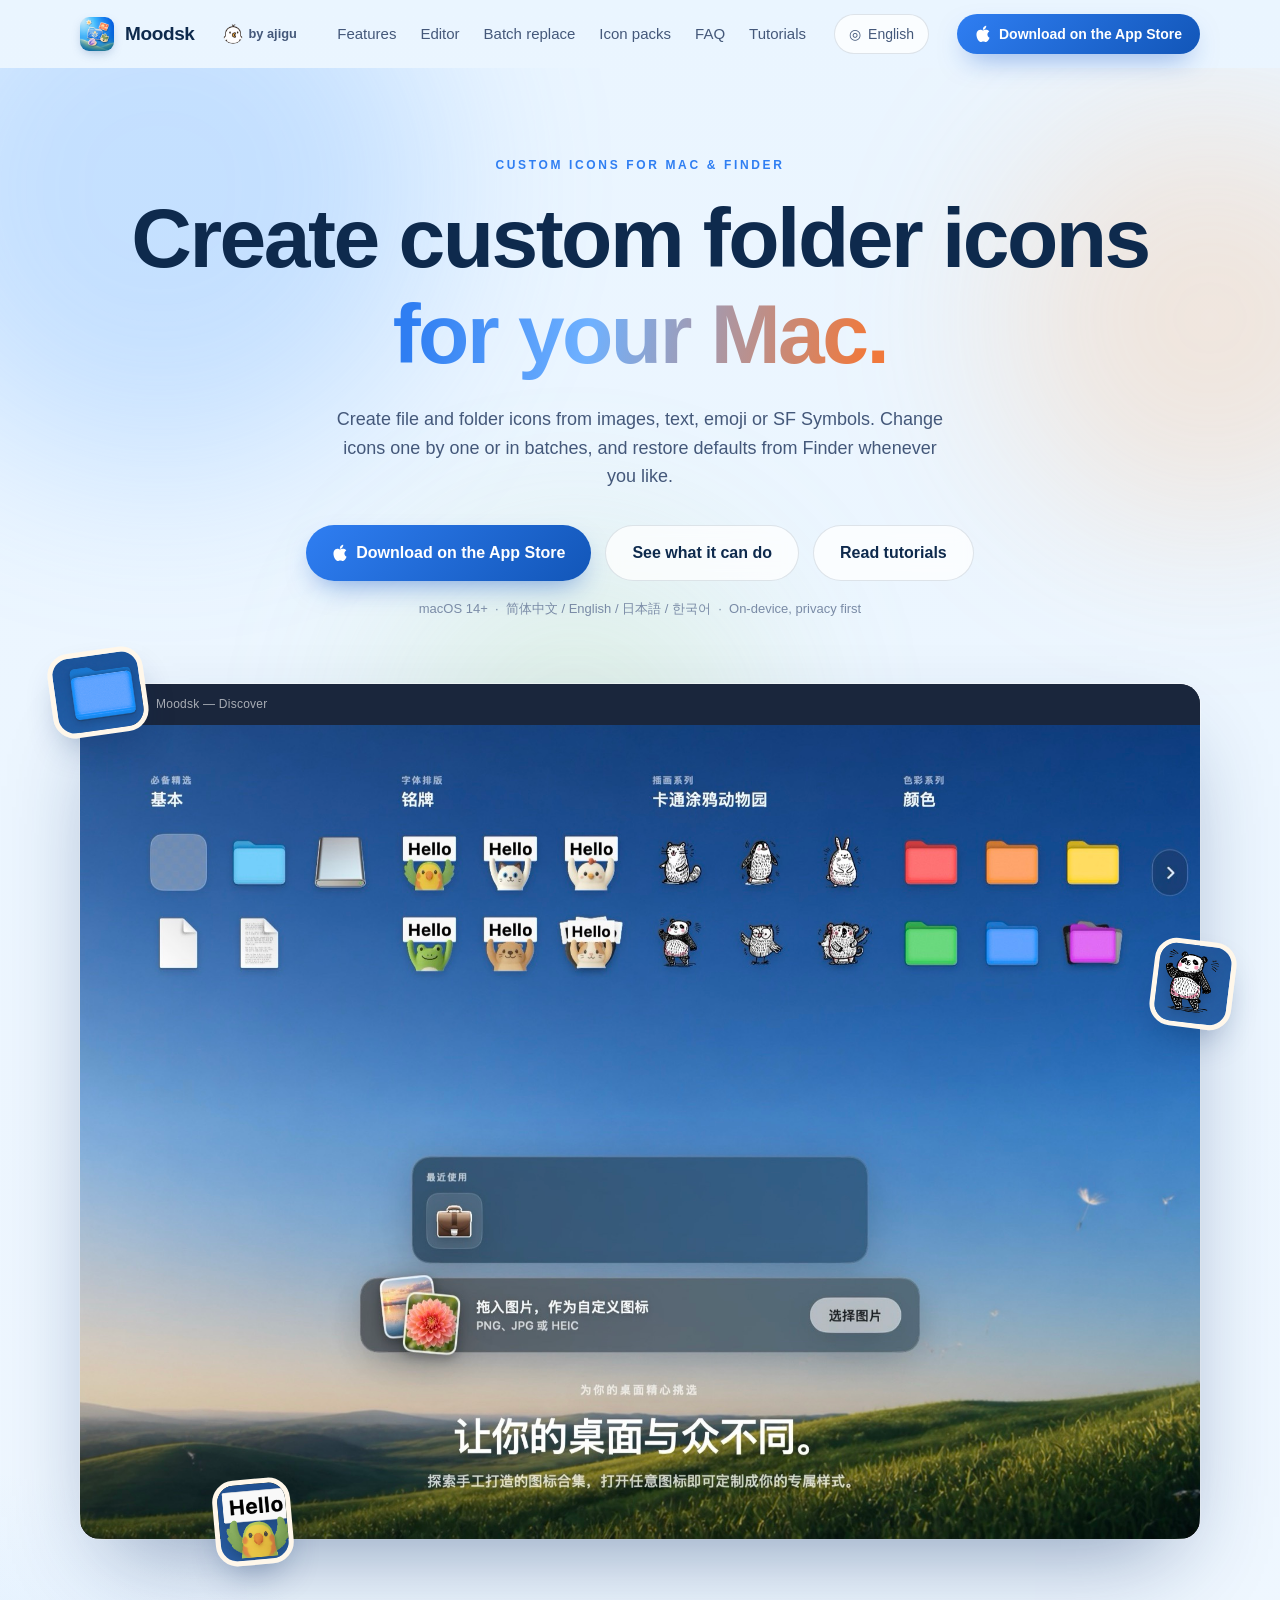
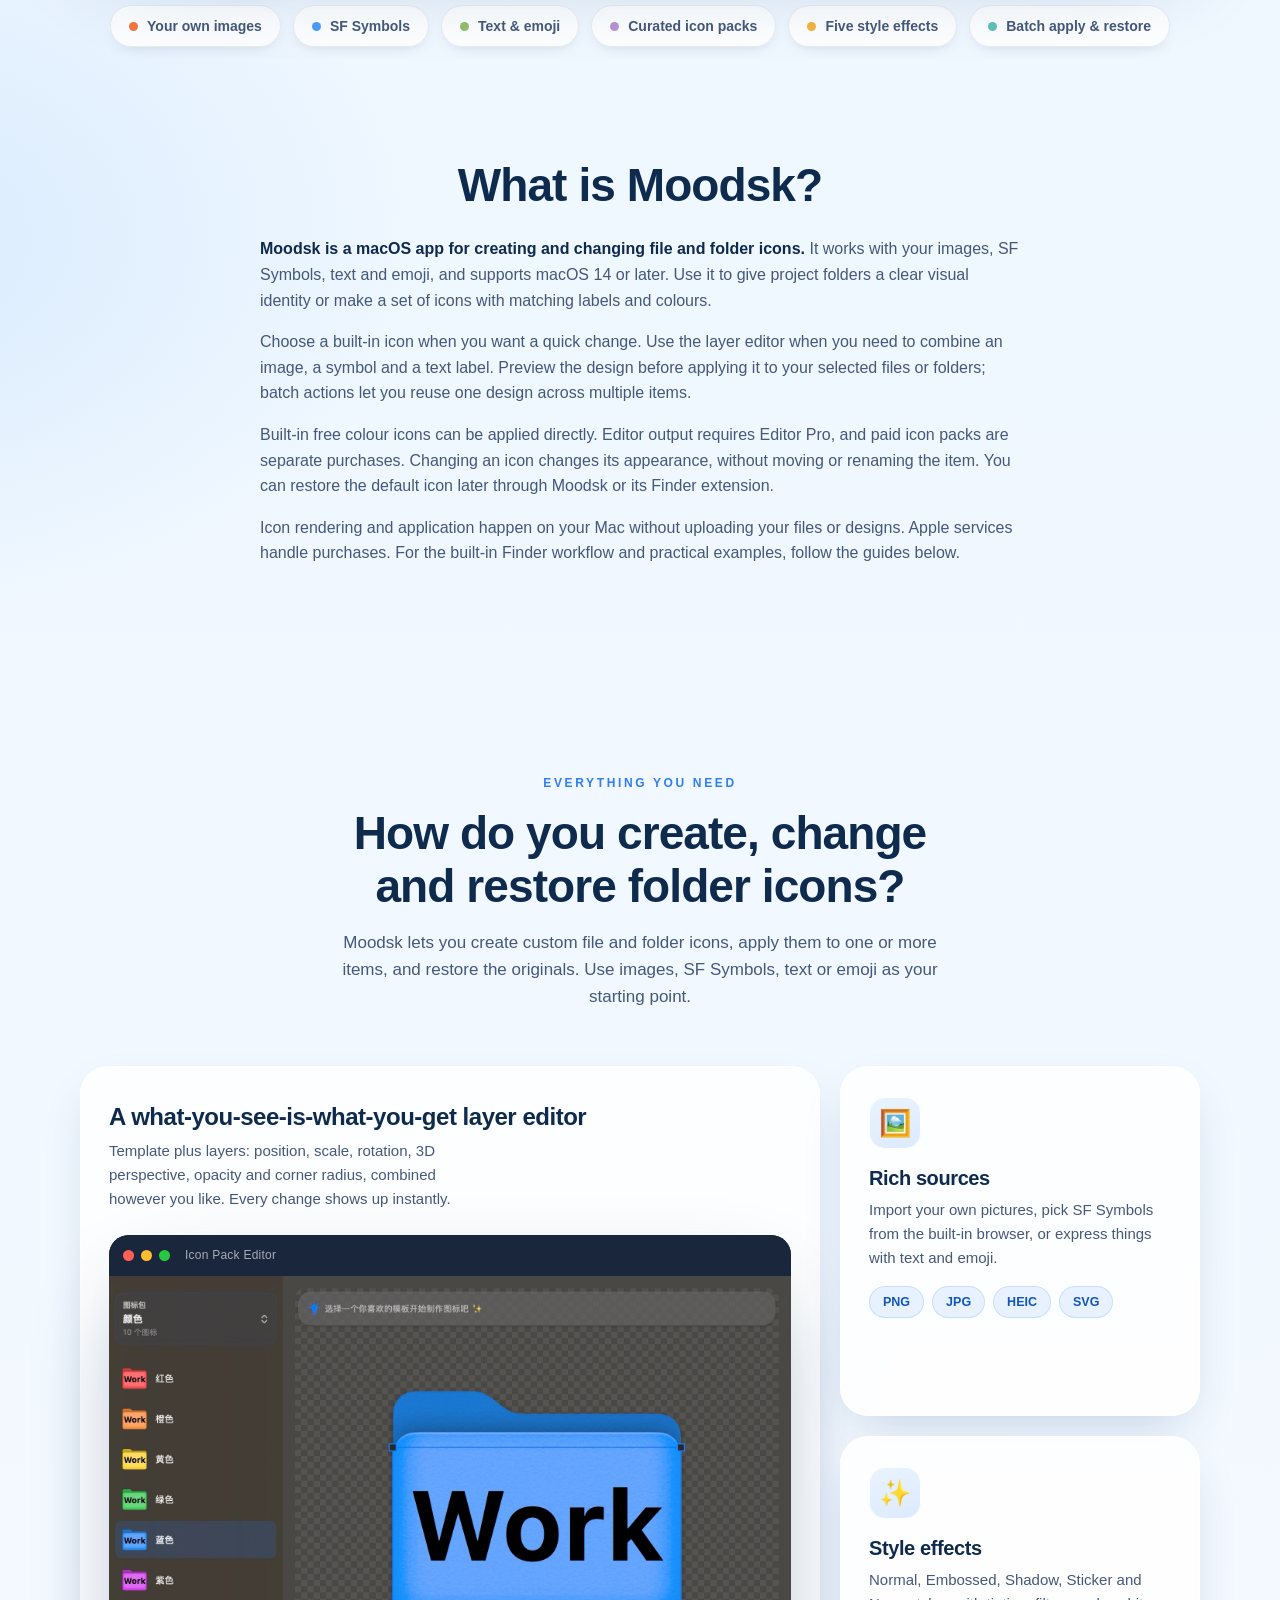
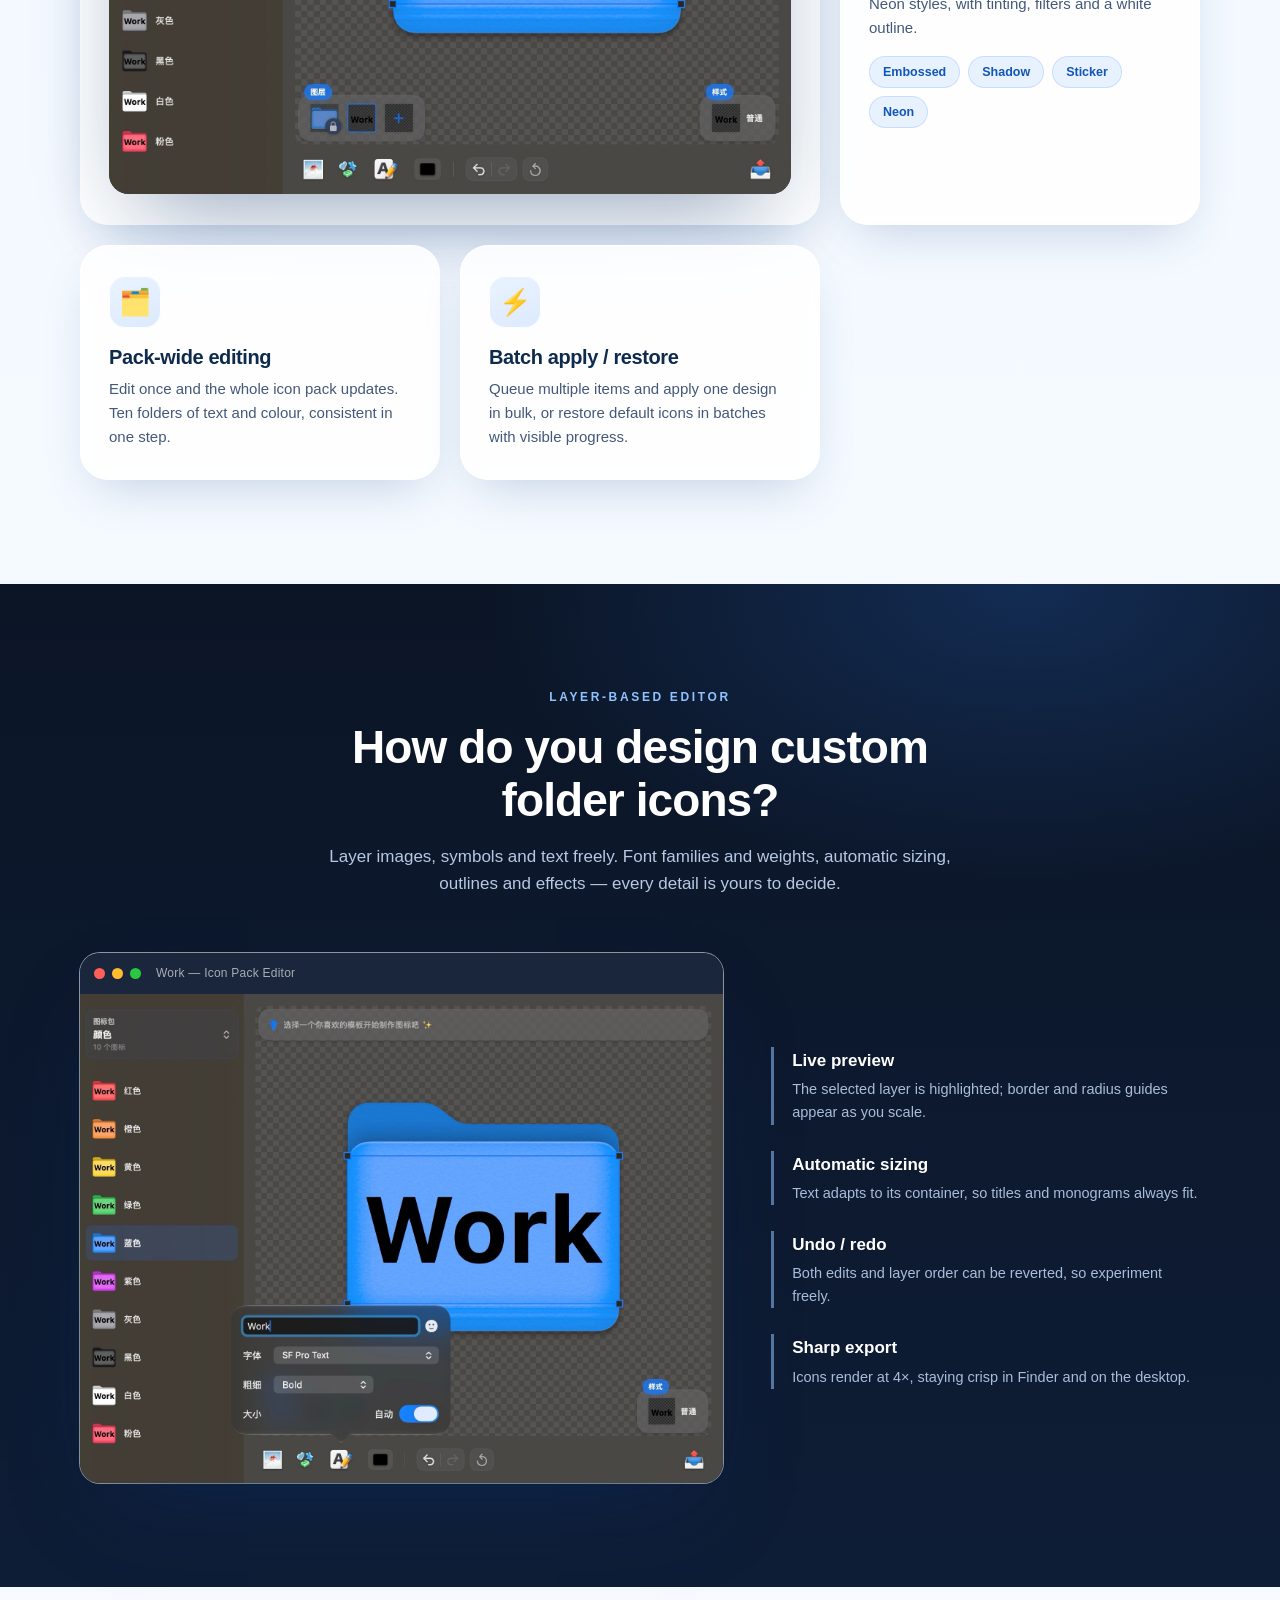
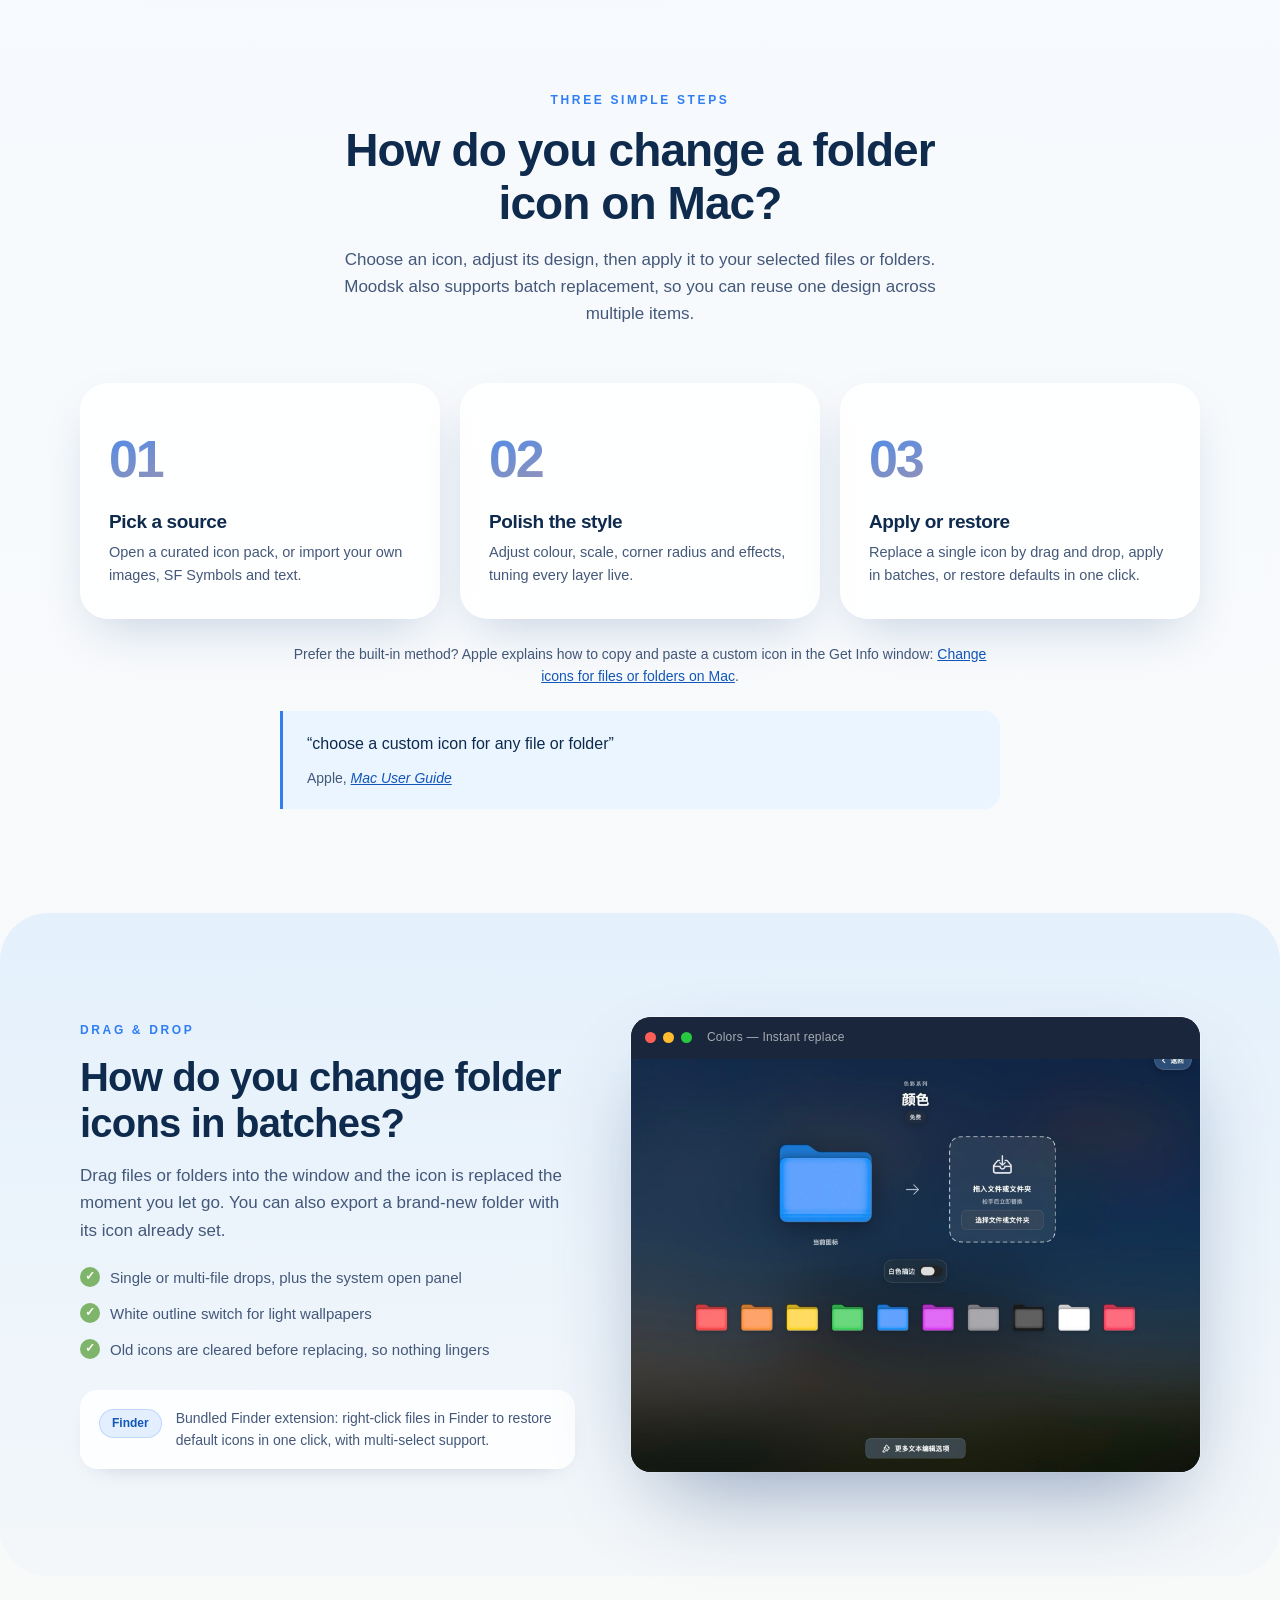
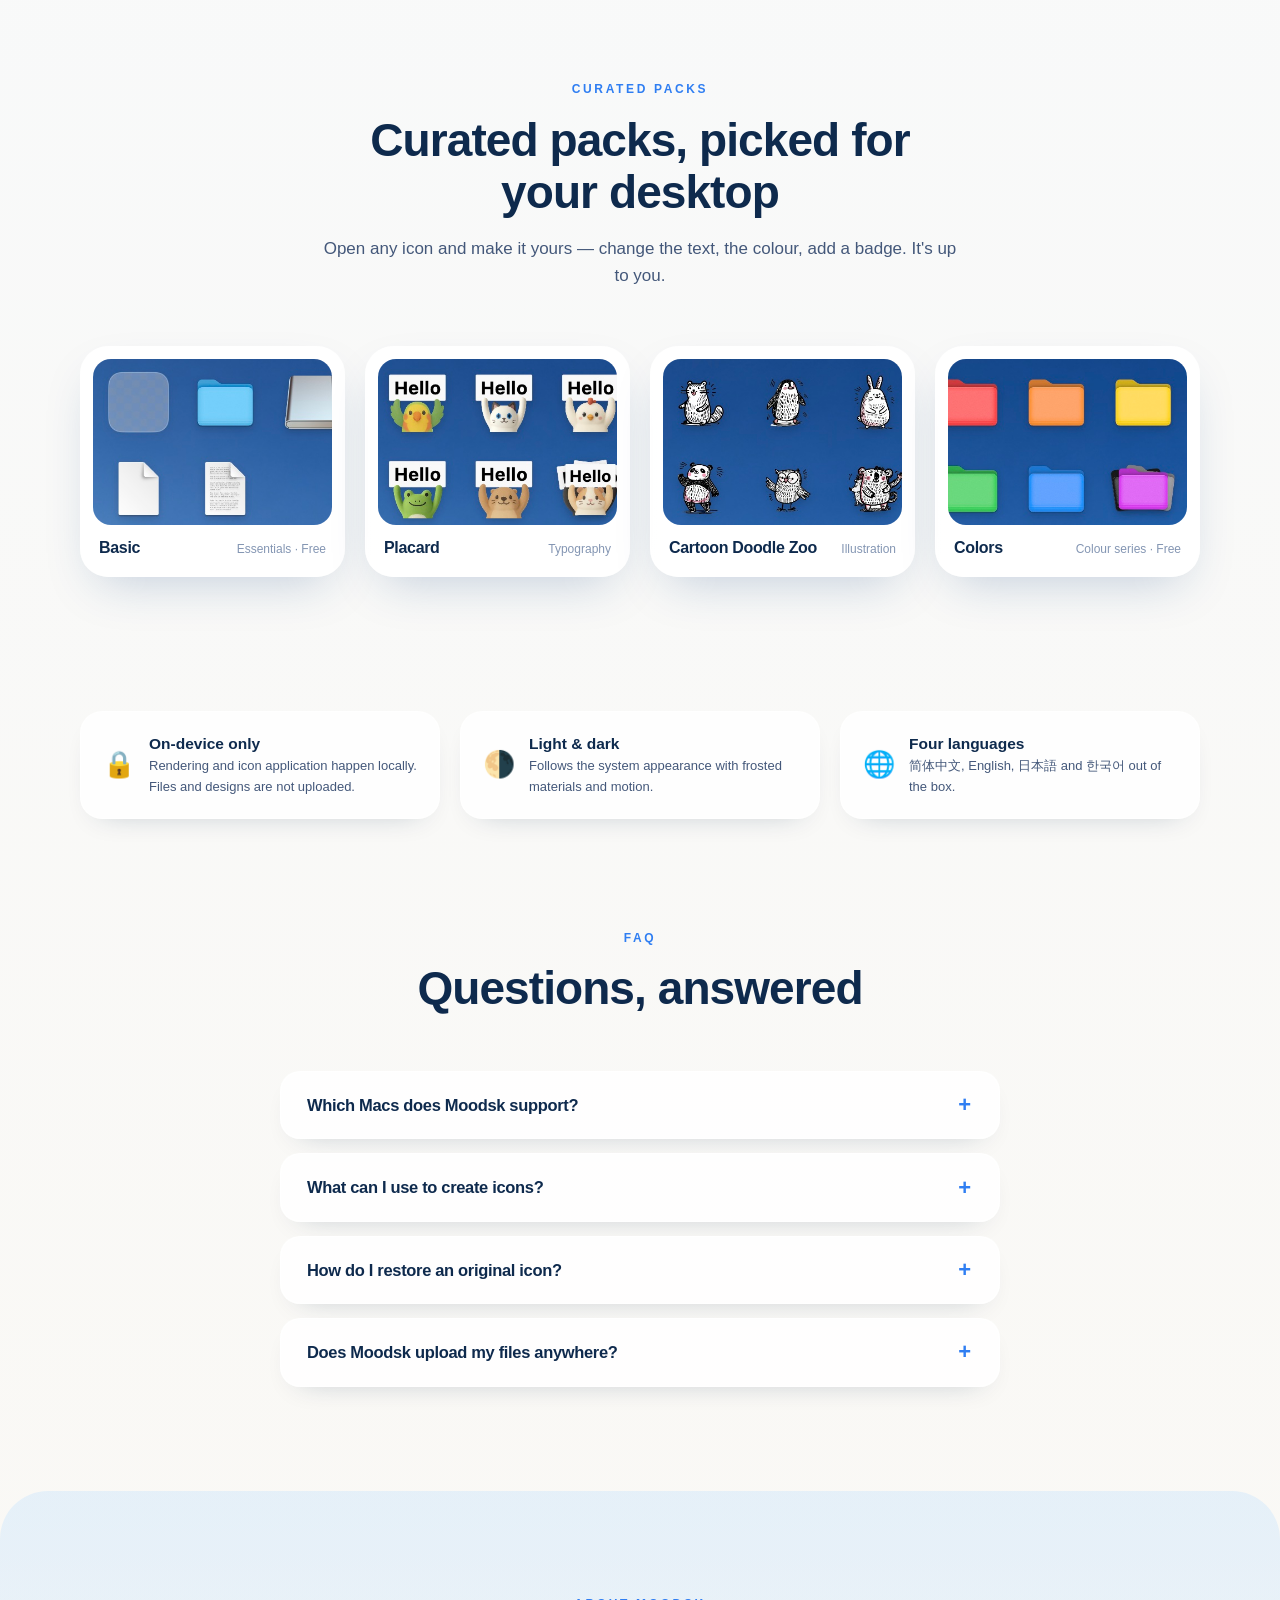
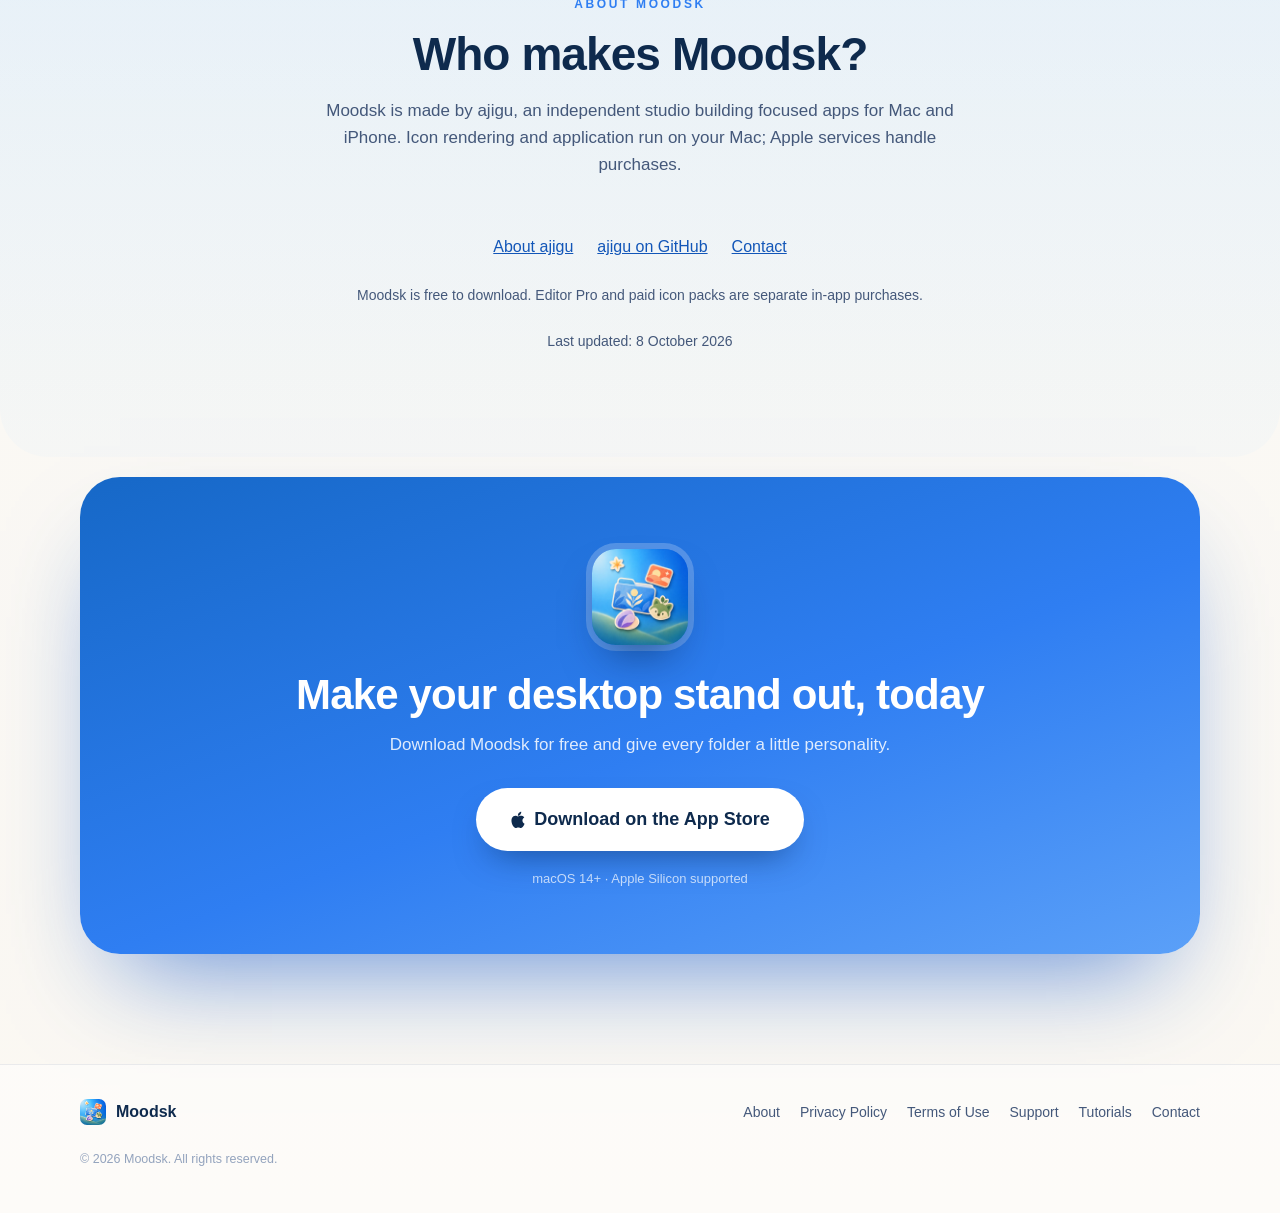
<file: index.html>
<!DOCTYPE html>
<html lang="en-GB" data-locale="en-GB">
<head>
  <meta charset="UTF-8" />
  <meta name="viewport" content="width=device-width, initial-scale=1.0" />
  <meta name="theme-color" content="#eaf5ff" />
  <title>Moodsk — Folder Icon Maker &amp; Changer for Mac</title>
  <meta name="description" content="Create custom file and folder icons on Mac with images, text, emoji or SF Symbols. Use Moodsk to change icons in batches and restore defaults from Finder." />
  <link rel="canonical" href="https://moodsk.ajigu.com/" />
  <link rel="alternate" hreflang="en-GB" href="https://moodsk.ajigu.com/" />
  <link rel="alternate" hreflang="zh-Hans" href="https://moodsk.ajigu.com/zh-hans/" />
  <link rel="alternate" hreflang="ja" href="https://moodsk.ajigu.com/ja/" />
  <link rel="alternate" hreflang="ko" href="https://moodsk.ajigu.com/ko/" />
  <link rel="alternate" hreflang="x-default" href="https://moodsk.ajigu.com/" />
  <meta property="og:title" content="Moodsk — Folder Icon Maker &amp; Changer for Mac" />
  <meta property="og:description" content="Create custom file and folder icons on Mac with images, text, emoji or SF Symbols. Use Moodsk to change icons in batches and restore defaults from Finder." />
  <meta property="og:image" content="https://moodsk.ajigu.com/assets/og-image.jpg" />
  <meta property="og:type" content="website" />
  <meta property="og:url" content="https://moodsk.ajigu.com/" />
  <meta property="og:locale" content="en_GB" />
  <meta property="og:site_name" content="Moodsk" />
  <meta name="twitter:card" content="summary_large_image" />
  <meta name="twitter:title" content="Moodsk — Folder Icon Maker &amp; Changer for Mac" />
  <meta name="twitter:description" content="Create custom file and folder icons on Mac with images, text, emoji or SF Symbols. Use Moodsk to change icons in batches and restore defaults from Finder." />
  <link rel="icon" type="image/png" href="assets/favicon.png" />
  <link rel="apple-touch-icon" href="assets/apple-touch-icon.png" />
  <script type="application/ld+json">
{
  "@context": "https://schema.org",
  "@graph": [
    {
      "@type": "SoftwareApplication",
      "@id": "https://moodsk.ajigu.com/#app",
      "name": "Moodsk",
      "operatingSystem": "macOS",
      "applicationCategory": "UtilitiesApplication",
      "description": "Create custom file and folder icons on Mac with images, text, emoji or SF Symbols. Use Moodsk to change icons in batches and restore defaults from Finder.",
      "offers": {
        "@type": "Offer",
        "price": "0",
        "priceCurrency": "USD"
      },
      "url": "https://moodsk.ajigu.com/",
      "author": {
        "@id": "https://ajigu.com/#organization"
      },
      "sameAs": [
        "https://apps.apple.com/app/id6752535811"
      ],
      "image": "https://moodsk.ajigu.com/assets/og-image.jpg"
    },
    {
      "@type": "WebSite",
      "@id": "https://moodsk.ajigu.com/#website",
      "name": "Moodsk",
      "url": "https://moodsk.ajigu.com/",
      "inLanguage": [
        "en-GB",
        "zh-Hans",
        "ja",
        "ko"
      ],
      "publisher": {
        "@id": "https://ajigu.com/#organization"
      }
    },
    {
      "@type": "WebPage",
      "@id": "https://moodsk.ajigu.com/#webpage",
      "name": "Moodsk — Folder Icon Maker & Changer for Mac",
      "url": "https://moodsk.ajigu.com/",
      "inLanguage": "en-GB",
      "dateModified": "2026-10-08",
      "isPartOf": {
        "@id": "https://moodsk.ajigu.com/#website"
      },
      "author": {
        "@id": "https://ajigu.com/#organization"
      },
      "mainEntity": {
        "@id": "https://moodsk.ajigu.com/#app"
      }
    },
    {
      "@type": "Organization",
      "@id": "https://ajigu.com/#organization",
      "name": "ajigu",
      "url": "https://ajigu.com/",
      "logo": "https://ajigu.com/assets/logo.png",
      "sameAs": [
        "https://github.com/Ajigu-Studio"
      ]
    }
  ]
}
  </script>
  <script type="application/ld+json">
  {
    "@context": "https://schema.org",
    "@type": "FAQPage",
    "inLanguage": "en-GB",
    "mainEntity": [
      { "@type": "Question", "name": "Which Macs does Moodsk support?", "acceptedAnswer": { "@type": "Answer", "text": "Moodsk runs on macOS 14 or later, including Apple Silicon Macs." } },
      { "@type": "Question", "name": "What can I use to create icons?", "acceptedAnswer": { "@type": "Answer", "text": "Import your own images (PNG, JPG, HEIC or SVG), pick from thousands of SF Symbols, or compose icons from text and emoji. Curated icon packs are included." } },
      { "@type": "Question", "name": "How do I restore an original icon?", "acceptedAnswer": { "@type": "Answer", "text": "Drop the files back into Moodsk to restore them, or right-click any file in Finder and choose restore with the bundled Finder extension. Batch restore is supported." } },
      { "@type": "Question", "name": "Does Moodsk upload my files anywhere?", "acceptedAnswer": { "@type": "Answer", "text": "No. Moodsk renders and applies icons on your Mac without uploading your files or designs. Apple services handle in-app purchases." } }
    ]
  }
  </script>
  <link rel="stylesheet" href="styles.css?v=2" />
</head>
<body>

  <!-- ============ Navigation ============ -->
  <header class="nav" id="top">
    <div class="nav-inner">
      <a class="brand" href="index.html" aria-label="Moodsk home">
        <img class="brand-icon" src="assets/appicon.jpg" alt="Moodsk app icon" />
        <span class="brand-name">Moodsk</span>
      </a>
      <a class="by-ajigu" href="https://ajigu.com/" rel="noopener noreferrer"><img src="assets/ajigu-logo.png" alt="" />by ajigu</a>
      <nav class="nav-links" aria-label="Main navigation">
        <a href="#features">Features</a>
        <a href="#editor">Editor</a>
        <a href="#replace">Batch replace</a>
        <a href="#packs">Icon packs</a>
        <a href="#faq">FAQ</a>
        <a href="tutorials/">Tutorials</a>
      </nav>
      <details class="language-switcher">
        <summary aria-label="Choose language"><span aria-hidden="true">◎</span> <span class="language-current">English</span></summary>
        <div class="language-menu">
          <a data-language="en-GB" href="./" lang="en-GB" aria-current="page">English</a>
          <a data-language="zh-Hans" href="zh-hans/" lang="zh-Hans">简体中文</a>
          <a data-language="ja" href="ja/" lang="ja">日本語</a>
          <a data-language="ko" href="ko/" lang="ko">한국어</a>
        </div>
      </details>
      <a class="btn btn-primary btn-sm" href="https://apps.apple.com/gb/app/moodsk-folder-icon-maker/id6752535811?mt=12">
        <svg class="apple-logo" viewBox="0 0 14 17" aria-hidden="true"><path d="M11.62 9.06c.02 2.28 2 3.04 2.02 3.05-.02.05-.32 1.08-1.05 2.14-.63.92-1.29 1.83-2.32 1.85-1.02.02-1.34-.6-2.5-.6-1.17 0-1.53.58-2.5.62-1 .04-1.76-.99-2.4-1.9C1.6 12.4.6 8.85 1.9 6.46c.64-1.19 1.79-1.94 3.04-1.96.95-.02 1.85.64 2.5.64.64 0 1.77-.79 3.05-.67.52.02 1.98.21 2.92 1.58-.08.05-1.76 1.03-1.79 3.01zM9.72 3.25c.55-.67.93-1.6.82-2.52-.8.03-1.76.53-2.33 1.2-.52.6-.97 1.55-.85 2.47.89.07 1.8-.45 2.36-1.15z"/></svg>
        Download on the App Store
      </a>
    </div>
  </header>

  <main id="main-content">
  <!-- ============ Hero ============ -->
  <section class="hero">
    <div class="hero-bg" aria-hidden="true">
      <div class="glow glow-blue"></div>
      <div class="glow glow-orange"></div>
      <div class="glow glow-green"></div>
    </div>

    <div class="container hero-inner">
      <p class="eyebrow reveal">CUSTOM ICONS FOR MAC &amp; FINDER</p>
      <h1 class="hero-title reveal">Create custom folder icons<br /><span class="grad">for your Mac.</span></h1>
      <p class="hero-sub reveal">
        Create file and folder icons from images, text, emoji or SF Symbols.
        Change icons one by one or in batches, and restore defaults from Finder
        whenever you like.
      </p>
      <div class="hero-actions reveal">
        <a class="btn btn-primary" href="https://apps.apple.com/gb/app/moodsk-folder-icon-maker/id6752535811?mt=12">
          <svg class="apple-logo" viewBox="0 0 14 17" aria-hidden="true"><path d="M11.62 9.06c.02 2.28 2 3.04 2.02 3.05-.02.05-.32 1.08-1.05 2.14-.63.92-1.29 1.83-2.32 1.85-1.02.02-1.34-.6-2.5-.6-1.17 0-1.53.58-2.5.62-1 .04-1.76-.99-2.4-1.9C1.6 12.4.6 8.85 1.9 6.46c.64-1.19 1.79-1.94 3.04-1.96.95-.02 1.85.64 2.5.64.64 0 1.77-.79 3.05-.67.52.02 1.98.21 2.92 1.58-.08.05-1.76 1.03-1.79 3.01zM9.72 3.25c.55-.67.93-1.6.82-2.52-.8.03-1.76.53-2.33 1.2-.52.6-.97 1.55-.85 2.47.89.07 1.8-.45 2.36-1.15z"/></svg>
          Download on the App Store
        </a>
        <a class="btn btn-ghost" href="#features">See what it can do</a>
        <a class="btn btn-ghost" href="tutorials/">Read tutorials</a>
      </div>
      <p class="hero-meta reveal">macOS 14+ &nbsp;·&nbsp; 简体中文 / English / 日本語 / 한국어 &nbsp;·&nbsp; On-device, privacy first</p>

      <div class="hero-shot reveal">
        <img class="sticker sticker-a" src="assets/sticker-folder.png" alt="" aria-hidden="true" />
        <img class="sticker sticker-b" src="assets/sticker-panda.png" alt="" aria-hidden="true" />
        <img class="sticker sticker-c" src="assets/sticker-hello.png" alt="" aria-hidden="true" />
        <figure class="window-frame">
          <div class="window-bar">
            <span class="dot dot-r"></span><span class="dot dot-y"></span><span class="dot dot-g"></span>
            <span class="window-title">Moodsk — Discover</span>
          </div>
          <img src="assets/screens/discovery-hero.jpg" alt="Moodsk Discover home showing curated icon packs over a desktop theme" />
        </figure>
      </div>
    </div>
  </section>

  <!-- ============ Feature chips strip ============ -->
  <section class="chips-strip" aria-label="Supported icon sources">
    <div class="container chips-row reveal">
      <span class="chip"><span class="chip-dot" style="--c:#f0793c"></span>Your own images</span>
      <span class="chip"><span class="chip-dot" style="--c:#4a9df6"></span>SF Symbols</span>
      <span class="chip"><span class="chip-dot" style="--c:#8fbf6b"></span>Text &amp; emoji</span>
      <span class="chip"><span class="chip-dot" style="--c:#b794d4"></span>Curated icon packs</span>
      <span class="chip"><span class="chip-dot" style="--c:#f2b33d"></span>Five style effects</span>
      <span class="chip"><span class="chip-dot" style="--c:#5ec2b8"></span>Batch apply &amp; restore</span>
    </div>
  </section>

  <section class="section product-overview" id="overview">
    <div class="container">
      <header class="section-head">
        <h2>What is Moodsk?</h2>
      </header>
      <div class="answer-summary">
        <p><strong>Moodsk is a macOS app for creating and changing file and folder icons.</strong> It works with your images, SF Symbols, text and emoji, and supports macOS 14 or later. Use it to give project folders a clear visual identity or make a set of icons with matching labels and colours.</p>
        <p>Choose a built-in icon when you want a quick change. Use the layer editor when you need to combine an image, a symbol and a text label. Preview the design before applying it to your selected files or folders; batch actions let you reuse one design across multiple items.</p>
        <p>Built-in free colour icons can be applied directly. Editor output requires Editor Pro, and paid icon packs are separate purchases. Changing an icon changes its appearance, without moving or renaming the item. You can restore the default icon later through Moodsk or its Finder extension.</p>
        <p>Icon rendering and application happen on your Mac without uploading your files or designs. Apple services handle purchases. For the built-in Finder workflow and practical examples, follow the guides below.</p>
      </div>
    </div>
  </section>

  <!-- ============ Features bento ============ -->
  <section class="section" id="features">
    <div class="container">
      <header class="section-head reveal">
        <p class="eyebrow">EVERYTHING YOU NEED</p>
        <h2>How do you create, change and restore folder icons?</h2>
        <p class="lede">Moodsk lets you create custom file and folder icons, apply them to one or more items, and restore the originals. Use images, SF Symbols, text or emoji as your starting point.</p>
      </header>

      <div class="bento">
        <article class="card card-wide reveal">
          <div class="card-copy">
            <h3>A what-you-see-is-what-you-get layer editor</h3>
            <p>Template plus layers: position, scale, rotation, 3D perspective, opacity and corner radius, combined however you like. Every change shows up instantly.</p>
          </div>
          <figure class="card-shot window-frame window-frame-dark">
            <div class="window-bar">
              <span class="dot dot-r"></span><span class="dot dot-y"></span><span class="dot dot-g"></span>
              <span class="window-title">Icon Pack Editor</span>
            </div>
            <img src="assets/screens/editor.jpg" alt="Moodsk icon pack editor with the layer canvas and pack sidebar" loading="lazy" />
          </figure>
        </article>

        <article class="card reveal">
          <div class="card-icon" aria-hidden="true">🖼️</div>
          <h3>Rich sources</h3>
          <p>Import your own pictures, pick SF Symbols from the built-in browser, or express things with text and emoji.</p>
          <div class="style-pills" aria-label="Supported image formats">
            <span class="pill">PNG</span><span class="pill">JPG</span><span class="pill">HEIC</span><span class="pill">SVG</span>
          </div>
        </article>

        <article class="card reveal">
          <div class="card-icon" aria-hidden="true">✨</div>
          <h3>Style effects</h3>
          <p>Normal, Embossed, Shadow, Sticker and Neon styles, with tinting, filters and a white outline.</p>
          <div class="style-pills" aria-label="Style effects">
            <span class="pill">Embossed</span><span class="pill">Shadow</span><span class="pill">Sticker</span><span class="pill">Neon</span>
          </div>
        </article>

        <article class="card reveal">
          <div class="card-icon" aria-hidden="true">🗂️</div>
          <h3>Pack-wide editing</h3>
          <p>Edit once and the whole icon pack updates. Ten folders of text and colour, consistent in one step.</p>
        </article>

        <article class="card reveal">
          <div class="card-icon" aria-hidden="true">⚡</div>
          <h3>Batch apply / restore</h3>
          <p>Queue multiple items and apply one design in bulk, or restore default icons in batches with visible progress.</p>
        </article>
      </div>
    </div>
  </section>

  <!-- ============ Editor dark showcase ============ -->
  <section class="section section-dark" id="editor">
    <div class="container">
      <header class="section-head reveal">
        <p class="eyebrow eyebrow-light">LAYER-BASED EDITOR</p>
        <h2>How do you design custom folder icons?</h2>
        <p class="lede lede-light">Layer images, symbols and text freely. Font families and weights, automatic sizing, outlines and effects — every detail is yours to decide.</p>
      </header>

      <div class="editor-grid">
        <figure class="window-frame window-frame-dark editor-shot reveal">
          <div class="window-bar">
            <span class="dot dot-r"></span><span class="dot dot-y"></span><span class="dot dot-g"></span>
            <span class="window-title">Work — Icon Pack Editor</span>
          </div>
          <img src="assets/screens/editor-text.jpg" alt="Adding a Work text layer to a whole icon pack in the editor" loading="lazy" />
        </figure>

        <ul class="editor-points">
          <li class="reveal"><strong>Live preview</strong><span>The selected layer is highlighted; border and radius guides appear as you scale.</span></li>
          <li class="reveal"><strong>Automatic sizing</strong><span>Text adapts to its container, so titles and monograms always fit.</span></li>
          <li class="reveal"><strong>Undo / redo</strong><span>Both edits and layer order can be reverted, so experiment freely.</span></li>
          <li class="reveal"><strong>Sharp export</strong><span>Icons render at 4×, staying crisp in Finder and on the desktop.</span></li>
        </ul>
      </div>
    </div>
  </section>

  <!-- ============ Workflow ============ -->
  <section class="section">
    <div class="container">
      <header class="section-head reveal">
        <p class="eyebrow">THREE SIMPLE STEPS</p>
        <h2>How do you change a folder icon on Mac?</h2>
        <p class="lede">Choose an icon, adjust its design, then apply it to your selected files or folders. Moodsk also supports batch replacement, so you can reuse one design across multiple items.</p>
      </header>
      <ol class="steps">
        <li class="step reveal">
          <span class="step-num" aria-hidden="true">01</span>
          <h3>Pick a source</h3>
          <p>Open a curated icon pack, or import your own images, SF Symbols and text.</p>
        </li>
        <li class="step reveal">
          <span class="step-num" aria-hidden="true">02</span>
          <h3>Polish the style</h3>
          <p>Adjust colour, scale, corner radius and effects, tuning every layer live.</p>
        </li>
        <li class="step reveal">
          <span class="step-num" aria-hidden="true">03</span>
          <h3>Apply or restore</h3>
          <p>Replace a single icon by drag and drop, apply in batches, or restore defaults in one click.</p>
        </li>
      </ol>
      <p class="source-note">Prefer the built-in method? Apple explains how to copy and paste a custom icon in the Get Info window: <a href="https://support.apple.com/guide/mac-help/change-icons-for-files-or-folders-on-mac-mchlp2313/mac">Change icons for files or folders on Mac</a>.</p>
      <blockquote class="source-quote">
        <p><q>choose a custom icon for any file or folder</q></p>
        <footer>Apple, <cite><a href="https://support.apple.com/guide/mac-help/change-icons-for-files-or-folders-on-mac-mchlp2313/mac">Mac User Guide</a></cite></footer>
      </blockquote>
    </div>
  </section>

  <!-- ============ Quick replace ============ -->
  <section class="section section-tint" id="replace">
    <div class="container split">
      <div class="split-copy reveal">
        <p class="eyebrow">DRAG &amp; DROP</p>
        <h2>How do you change folder icons in batches?</h2>
        <p class="lede">Drag files or folders into the window and the icon is replaced the moment you let go. You can also export a brand-new folder with its icon already set.</p>
        <ul class="tick-list">
          <li>Single or multi-file drops, plus the system open panel</li>
          <li>White outline switch for light wallpapers</li>
          <li>Old icons are cleared before replacing, so nothing lingers</li>
        </ul>
        <div class="finder-note reveal">
          <span class="finder-badge" aria-hidden="true"> Finder</span>
          <p>Bundled Finder extension: right-click files in Finder to restore default icons in one click, with multi-select support.</p>
        </div>
      </div>
      <figure class="window-frame split-shot reveal">
        <div class="window-bar">
          <span class="dot dot-r"></span><span class="dot dot-y"></span><span class="dot dot-g"></span>
          <span class="window-title">Colors — Instant replace</span>
        </div>
        <img src="assets/screens/quick-replace.jpg" alt="Drop files or folders to replace their icons right away" loading="lazy" />
      </figure>
    </div>
  </section>

  <!-- ============ Packs ============ -->
  <section class="section" id="packs">
    <div class="container">
      <header class="section-head reveal">
        <p class="eyebrow">CURATED PACKS</p>
        <h2>Curated packs, picked for your desktop</h2>
        <p class="lede">Open any icon and make it yours — change the text, the colour, add a badge. It's up to you.</p>
      </header>

      <div class="packs">
        <article class="pack reveal">
          <div class="pack-art"><img src="assets/pack-basic.jpg" alt="Basic icon pack preview" loading="lazy" /></div>
          <div class="pack-meta">
            <h3>Basic</h3><span>Essentials · Free</span>
          </div>
        </article>
        <article class="pack reveal">
          <div class="pack-art"><img src="assets/pack-placard.jpg" alt="Placard icon pack preview" loading="lazy" /></div>
          <div class="pack-meta">
            <h3>Placard</h3><span>Typography</span>
          </div>
        </article>
        <article class="pack reveal">
          <div class="pack-art"><img src="assets/pack-zoo.jpg" alt="Cartoon Doodle Zoo icon pack preview" loading="lazy" /></div>
          <div class="pack-meta">
            <h3>Cartoon Doodle Zoo</h3><span>Illustration</span>
          </div>
        </article>
        <article class="pack reveal">
          <div class="pack-art"><img src="assets/pack-color.jpg" alt="Colors icon pack preview" loading="lazy" /></div>
          <div class="pack-meta">
            <h3>Colors</h3><span>Colour series · Free</span>
          </div>
        </article>
      </div>
    </div>
  </section>

  <!-- ============ Privacy strip ============ -->
  <section class="privacy">
    <div class="container privacy-row reveal">
      <div class="privacy-item"><span aria-hidden="true">🔒</span><strong>On-device only</strong><small>Rendering and icon application happen locally. Files and designs are not uploaded.</small></div>
      <div class="privacy-item"><span aria-hidden="true">🌗</span><strong>Light &amp; dark</strong><small>Follows the system appearance with frosted materials and motion.</small></div>
      <div class="privacy-item"><span aria-hidden="true">🌐</span><strong>Four languages</strong><small>简体中文, English, 日本語 and 한국어 out of the box.</small></div>
    </div>
  </section>

  <!-- ============ FAQ ============ -->
  <section class="section faq-section" id="faq">
    <div class="container">
      <header class="section-head reveal">
        <p class="eyebrow">FAQ</p>
        <h2>Questions, answered</h2>
      </header>
      <div class="faq-list reveal">
        <details>
          <summary><h3>Which Macs does Moodsk support?</h3></summary>
          <p>Moodsk runs on macOS 14 or later, including Apple Silicon Macs.</p>
        </details>
        <details>
          <summary><h3>What can I use to create icons?</h3></summary>
          <p>Import your own images (PNG, JPG, HEIC or SVG), pick from thousands of SF Symbols, or compose icons from text and emoji. Curated icon packs are included.</p>
        </details>
        <details>
          <summary><h3>How do I restore an original icon?</h3></summary>
          <p>Drop the files back into Moodsk to restore them, or right-click any file in Finder and choose restore with the bundled Finder extension. Batch restore is supported.</p>
        </details>
        <details>
          <summary><h3>Does Moodsk upload my files anywhere?</h3></summary>
          <p>No. Moodsk renders and applies icons on your Mac without uploading your files or designs. Apple services handle in-app purchases.</p>
        </details>
      </div>
    </div>
  </section>

  <section class="section section-tint" id="about">
    <div class="container">
      <header class="section-head">
        <p class="eyebrow">ABOUT MOODSK</p>
        <h2>Who makes Moodsk?</h2>
        <p class="lede">Moodsk is made by ajigu, an independent studio building focused apps for Mac and iPhone. Icon rendering and application run on your Mac; Apple services handle purchases.</p>
      </header>
      <div class="about-links">
        <a href="https://ajigu.com/">About ajigu</a>
        <a href="https://github.com/Ajigu-Studio">ajigu on GitHub</a>
        <a href="mailto:support@ajigu.com">Contact</a>
      </div>
      <p class="source-note">Moodsk is free to download. Editor Pro and paid icon packs are separate in-app purchases.</p>
      <p class="source-note">Last updated: <time datetime="2026-10-08">8 October 2026</time></p>
    </div>
  </section>

  <!-- ============ Download CTA ============ -->
  <section class="download" id="download">
    <div class="container download-card reveal">
      <img class="download-icon" src="assets/appicon.jpg" alt="Moodsk app icon" />
      <h2>Make your desktop stand out, today</h2>
      <p>Download Moodsk for free and give every folder a little personality.</p>
      <a class="btn btn-primary btn-lg" href="https://apps.apple.com/gb/app/moodsk-folder-icon-maker/id6752535811?mt=12">
        <svg class="apple-logo" viewBox="0 0 14 17" aria-hidden="true"><path d="M11.62 9.06c.02 2.28 2 3.04 2.02 3.05-.02.05-.32 1.08-1.05 2.14-.63.92-1.29 1.83-2.32 1.85-1.02.02-1.34-.6-2.5-.6-1.17 0-1.53.58-2.5.62-1 .04-1.76-.99-2.4-1.9C1.6 12.4.6 8.85 1.9 6.46c.64-1.19 1.79-1.94 3.04-1.96.95-.02 1.85.64 2.5.64.64 0 1.77-.79 3.05-.67.52.02 1.98.21 2.92 1.58-.08.05-1.76 1.03-1.79 3.01zM9.72 3.25c.55-.67.93-1.6.82-2.52-.8.03-1.76.53-2.33 1.2-.52.6-.97 1.55-.85 2.47.89.07 1.8-.45 2.36-1.15z"/></svg>
        Download on the App Store
      </a>
      <small class="download-note">macOS 14+ · Apple Silicon supported</small>
    </div>
  </section>

  </main>
  <!-- ============ Footer ============ -->
  <footer class="footer">
    <div class="container footer-inner">
      <div class="footer-brand">
        <img src="assets/appicon.jpg" alt="" aria-hidden="true" />
        <span>Moodsk</span>
      </div>
      <nav class="footer-links" aria-label="Footer links">
        <a href="about/">About</a>
        <a href="privacy/">Privacy Policy</a>
        <a href="https://www.apple.com/legal/internet-services/itunes/dev/stdeula/">Terms of Use</a>
        <a href="support/">Support</a>
        <a href="tutorials/">Tutorials</a>
        <a href="mailto:support@ajigu.com">Contact</a>
      </nav>
      <p class="footer-copy">© 2026 Moodsk. All rights reserved.</p>
    </div>
  </footer>

  <script src="language.js?v=2" defer></script>
  <script src="main.js"></script>
</body>
</html>
</file>
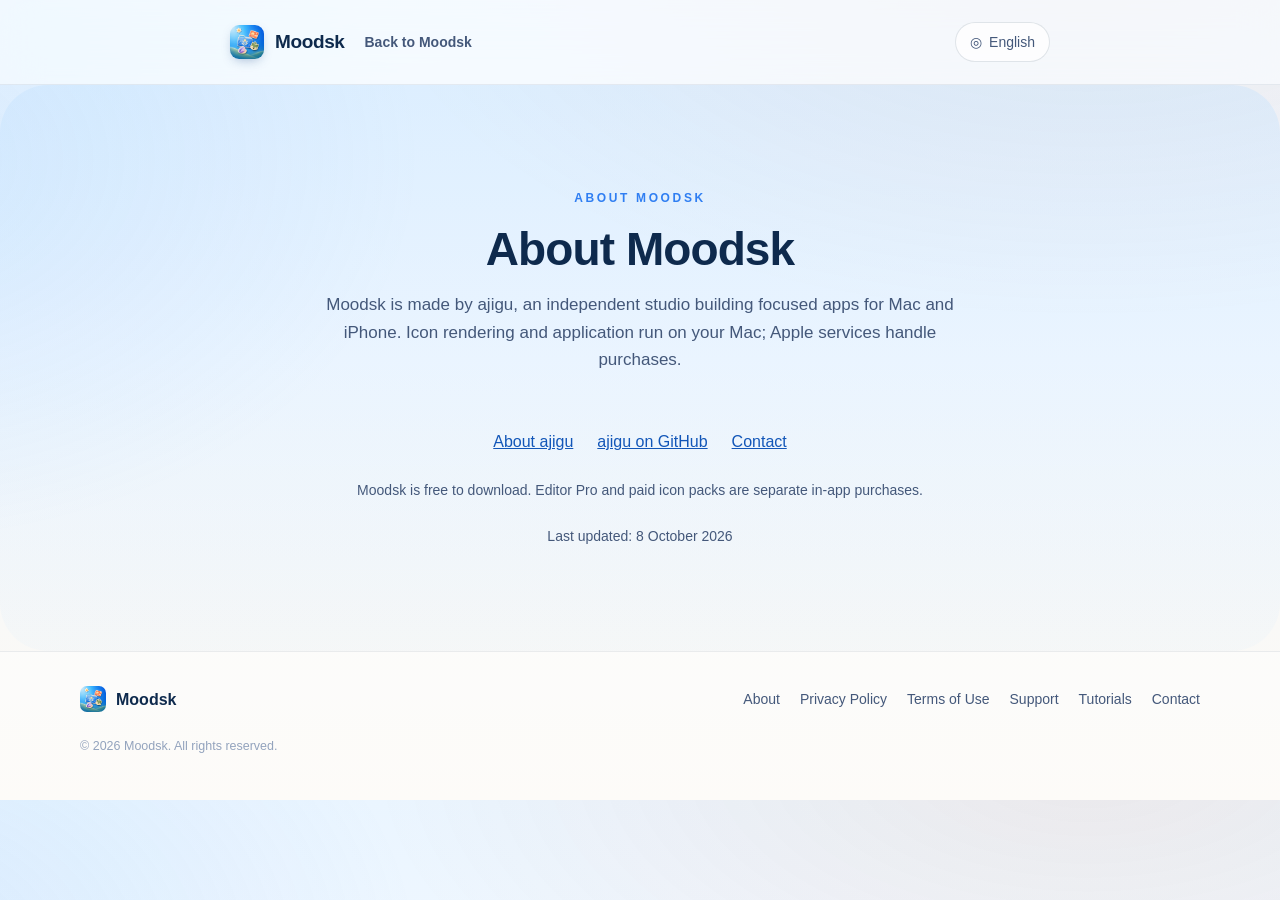
<file: about/index.html>
<!DOCTYPE html>
<html lang="en-GB">
<head>
  <meta charset="UTF-8" />
  <meta name="viewport" content="width=device-width, initial-scale=1.0" />
  <meta name="theme-color" content="#eaf5ff" />
  <title>About Moodsk</title>
  <meta name="description" content="Meet ajigu, the independent studio behind Moodsk, and learn about local icon editing, purchases and support." />
  <link rel="canonical" href="https://moodsk.ajigu.com/about/" />
  <link rel="alternate" hreflang="en-GB" href="https://moodsk.ajigu.com/about/" />
    <link rel="alternate" hreflang="zh-Hans" href="https://moodsk.ajigu.com/zh-hans/about/" />
    <link rel="alternate" hreflang="ja" href="https://moodsk.ajigu.com/ja/about/" />
    <link rel="alternate" hreflang="ko" href="https://moodsk.ajigu.com/ko/about/" />
    <link rel="alternate" hreflang="x-default" href="https://moodsk.ajigu.com/about/" />
  <meta property="og:title" content="About Moodsk" />
  <meta property="og:description" content="Meet ajigu, the independent studio behind Moodsk, and learn about local icon editing, purchases and support." />
  <meta property="og:image" content="https://moodsk.ajigu.com/assets/og-image.jpg" />
  <meta property="og:type" content="website" />
  <meta property="og:url" content="https://moodsk.ajigu.com/about/" />
  <meta property="og:locale" content="en_GB" />
  <meta property="og:site_name" content="Moodsk" />
  <meta name="twitter:card" content="summary_large_image" />
  <meta name="twitter:title" content="About Moodsk" />
  <meta name="twitter:description" content="Meet ajigu, the independent studio behind Moodsk, and learn about local icon editing, purchases and support." />
  <link rel="icon" type="image/png" href="/assets/favicon.png" />
  <link rel="apple-touch-icon" href="/assets/apple-touch-icon.png" />
  <script type="application/ld+json">
{
  "@context": "https://schema.org",
  "@graph": [
    {
      "@type": "SoftwareApplication",
      "@id": "https://moodsk.ajigu.com/#app",
      "name": "Moodsk",
      "operatingSystem": "macOS",
      "applicationCategory": "UtilitiesApplication",
      "description": "Create custom file and folder icons on Mac with images, text, emoji or SF Symbols. Use Moodsk to change icons in batches and restore defaults from Finder.",
      "offers": {
        "@type": "Offer",
        "price": "0",
        "priceCurrency": "USD"
      },
      "url": "https://moodsk.ajigu.com/",
      "author": {
        "@id": "https://ajigu.com/#organization"
      },
      "sameAs": [
        "https://apps.apple.com/app/id6752535811"
      ],
      "image": "https://moodsk.ajigu.com/assets/og-image.jpg"
    },
    {
      "@type": "WebSite",
      "@id": "https://moodsk.ajigu.com/#website",
      "name": "Moodsk",
      "url": "https://moodsk.ajigu.com/",
      "inLanguage": [
        "en-GB",
        "zh-Hans",
        "ja",
        "ko"
      ],
      "publisher": {
        "@id": "https://ajigu.com/#organization"
      }
    },
    {
      "@type": "AboutPage",
      "@id": "https://moodsk.ajigu.com/about/#webpage",
      "name": "About Moodsk",
      "url": "https://moodsk.ajigu.com/about/",
      "inLanguage": "en-GB",
      "dateModified": "2026-10-08",
      "isPartOf": {
        "@id": "https://moodsk.ajigu.com/#website"
      },
      "author": {
        "@id": "https://ajigu.com/#organization"
      },
      "mainEntity": {
        "@id": "https://moodsk.ajigu.com/#app"
      },
      "description": "Meet ajigu, the independent studio behind Moodsk, and learn about local icon editing, purchases and support.",
      "about": {
        "@id": "https://moodsk.ajigu.com/#app"
      }
    },
    {
      "@type": "Organization",
      "@id": "https://ajigu.com/#organization",
      "name": "ajigu",
      "url": "https://ajigu.com/",
      "logo": "https://ajigu.com/assets/logo.png",
      "sameAs": [
        "https://github.com/Ajigu-Studio"
      ]
    }
  ]
}
</script>

  <link rel="stylesheet" href="/styles.css?v=2" />
</head>
<body class="about-page">
<header class="legal-nav"><div class="legal-nav-inner"><a class="brand" href="/?lang=en"><img class="brand-icon" src="/assets/appicon.jpg" alt="" /><span class="brand-name">Moodsk</span></a><a class="legal-back" href="/?lang=en">Back to Moodsk</a>      <details class="language-switcher">
        <summary aria-label="Choose language"><span aria-hidden="true">◎</span> <span class="language-current">English</span></summary>
        <div class="language-menu">
          <a data-language="en-GB" href="/about/" lang="en-GB" aria-current="page">English</a>
          <a data-language="zh-Hans" href="/zh-hans/about/" lang="zh-Hans">简体中文</a>
          <a data-language="ja" href="/ja/about/" lang="ja">日本語</a>
          <a data-language="ko" href="/ko/about/" lang="ko">한국어</a>
        </div>
      </details></div></header>
<main><section class="section section-tint" id="about">
    <div class="container">
      <header class="section-head">
        <p class="eyebrow">ABOUT MOODSK</p>
        <h1>About Moodsk</h1>
        <p class="lede">Moodsk is made by ajigu, an independent studio building focused apps for Mac and iPhone. Icon rendering and application run on your Mac; Apple services handle purchases.</p>
      </header>
      <div class="about-links">
        <a href="https://ajigu.com/">About ajigu</a>
        <a href="https://github.com/Ajigu-Studio">ajigu on GitHub</a>
        <a href="mailto:support@ajigu.com">Contact</a>
      </div>
      <p class="source-note">Moodsk is free to download. Editor Pro and paid icon packs are separate in-app purchases.</p>
      <p class="source-note">Last updated: <time datetime="2026-10-08">8 October 2026</time></p>
    </div>
  </section></main>
<footer class="footer">
    <div class="container footer-inner">
      <div class="footer-brand">
        <img src="/assets/appicon.jpg" alt="" aria-hidden="true" />
        <span>Moodsk</span>
      </div>
      <nav class="footer-links" aria-label="Footer links">
        <a href="/about/">About</a>
        <a href="/privacy/">Privacy Policy</a>
        <a href="https://www.apple.com/legal/internet-services/itunes/dev/stdeula/">Terms of Use</a>
        <a href="/support/">Support</a>
        <a href="/tutorials/">Tutorials</a>
        <a href="mailto:support@ajigu.com">Contact</a>
      </nav>
      <p class="footer-copy">© 2026 Moodsk. All rights reserved.</p>
    </div>
  </footer>
</body>
</html>
</file>
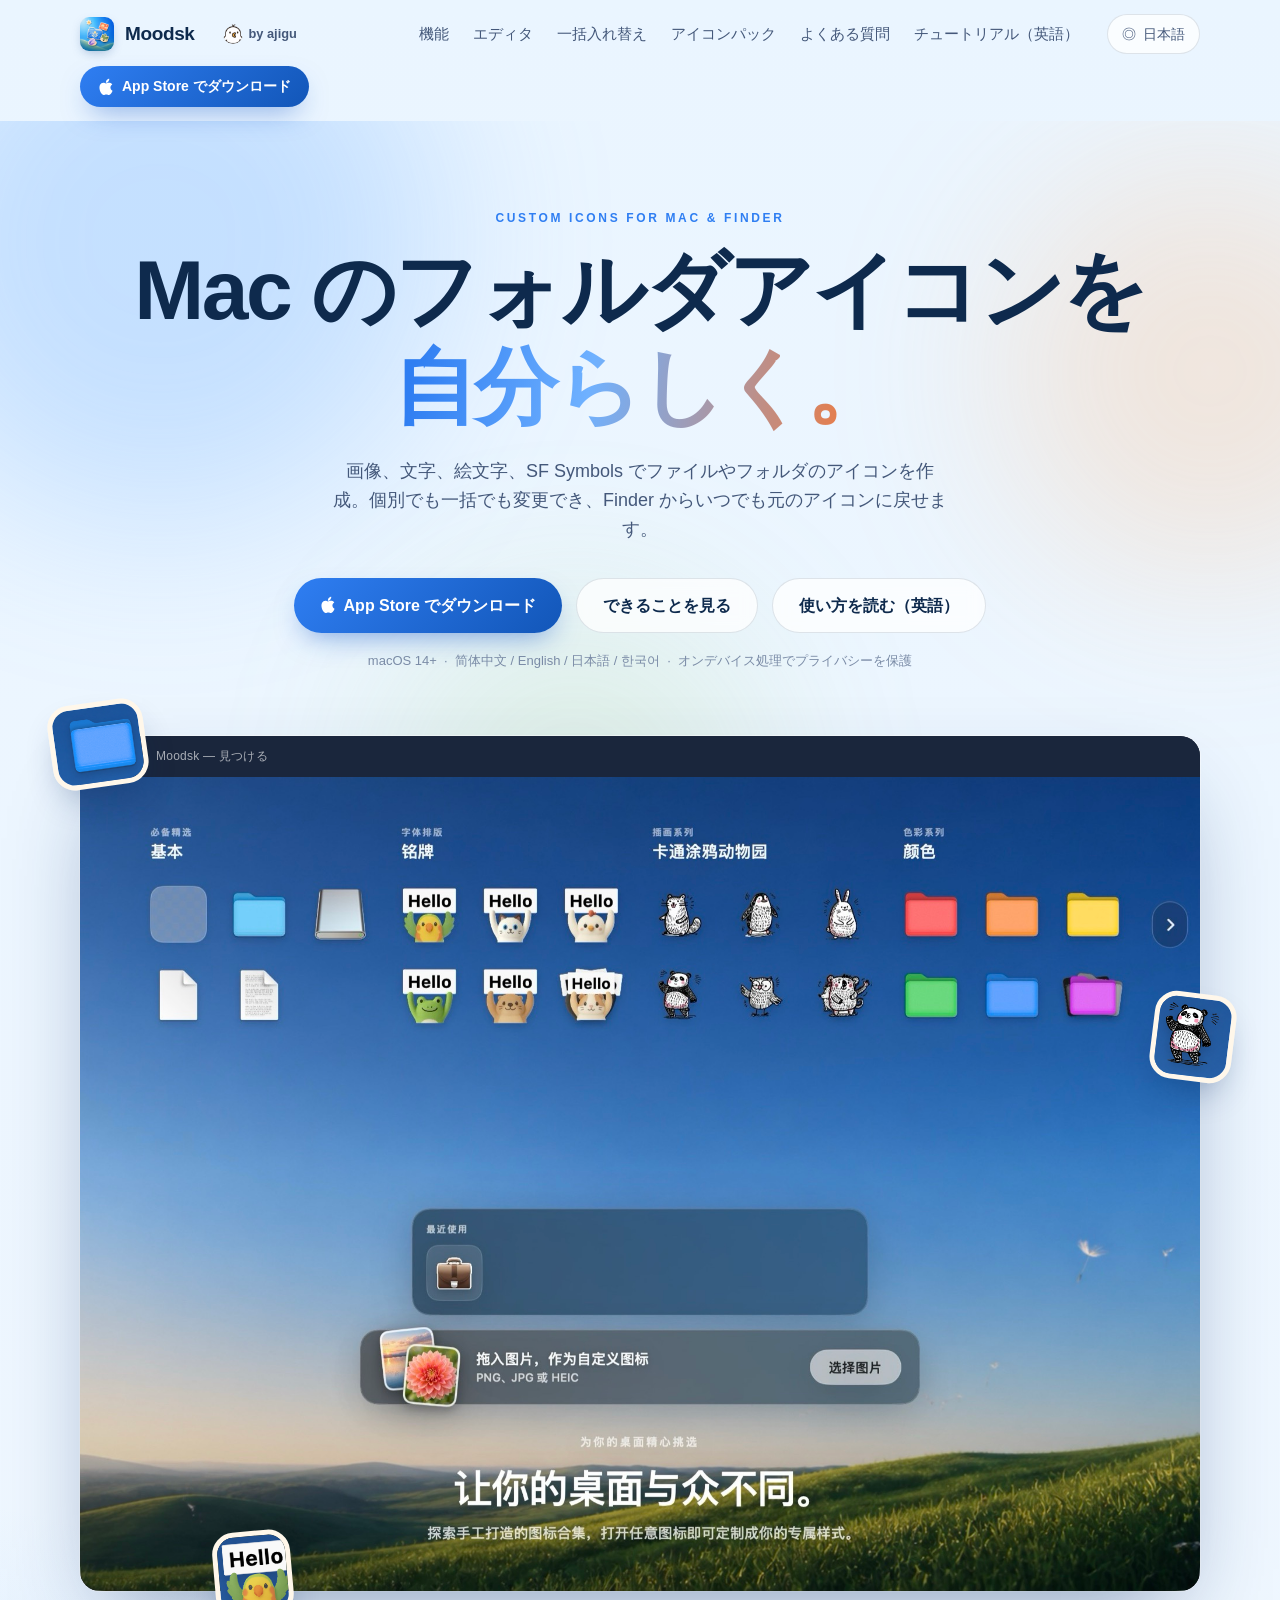
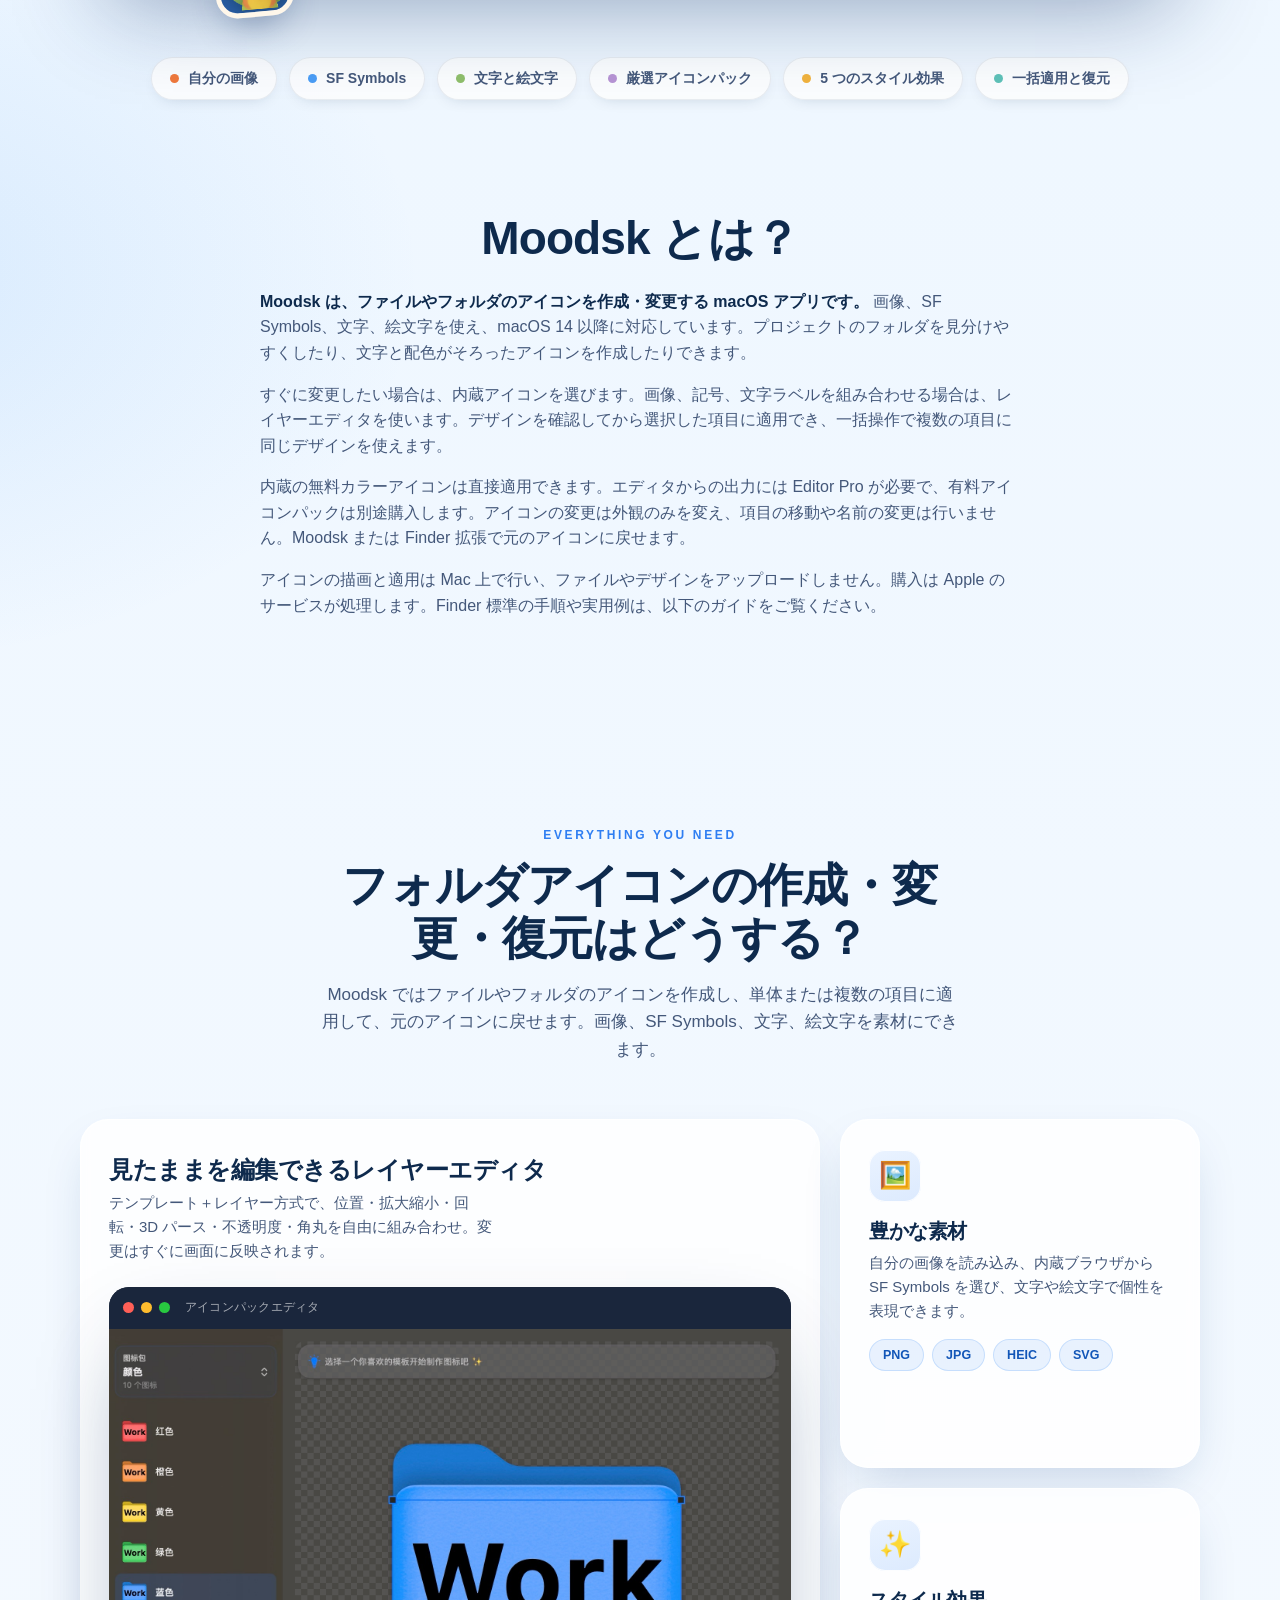
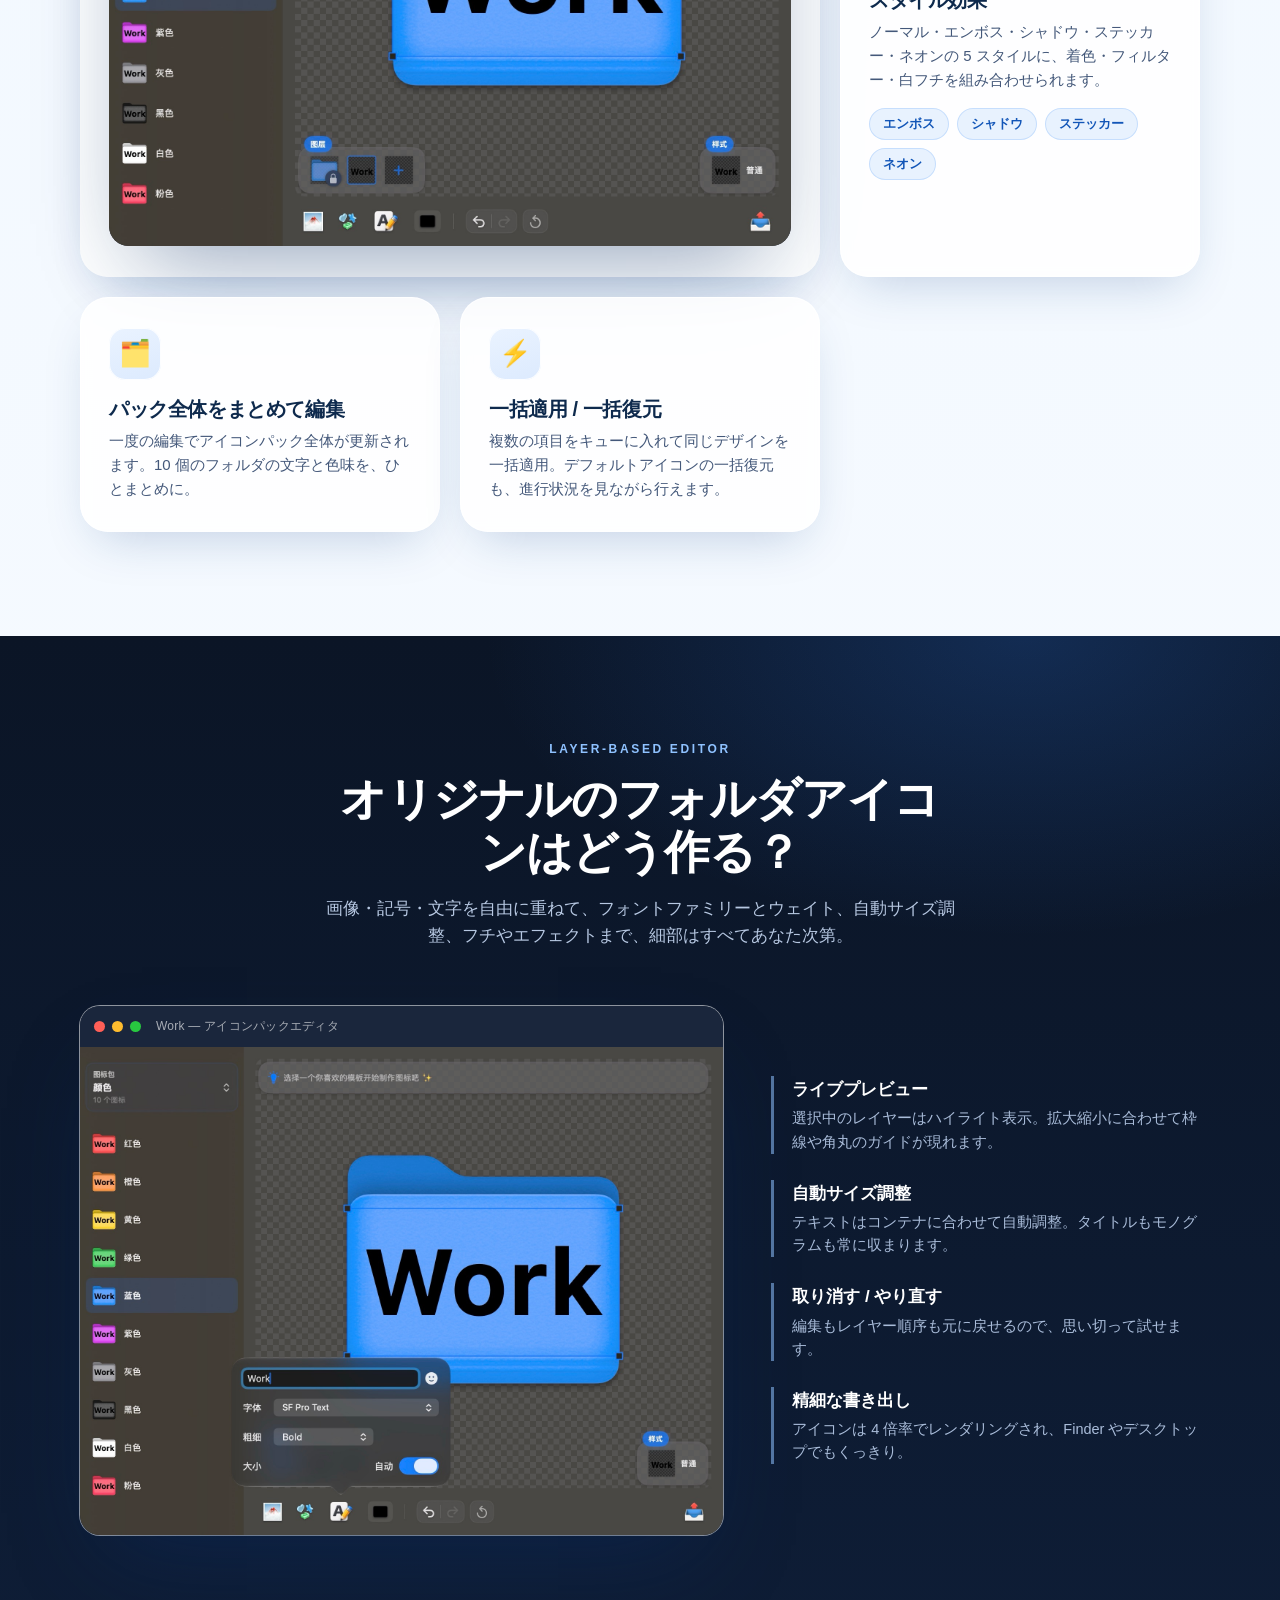
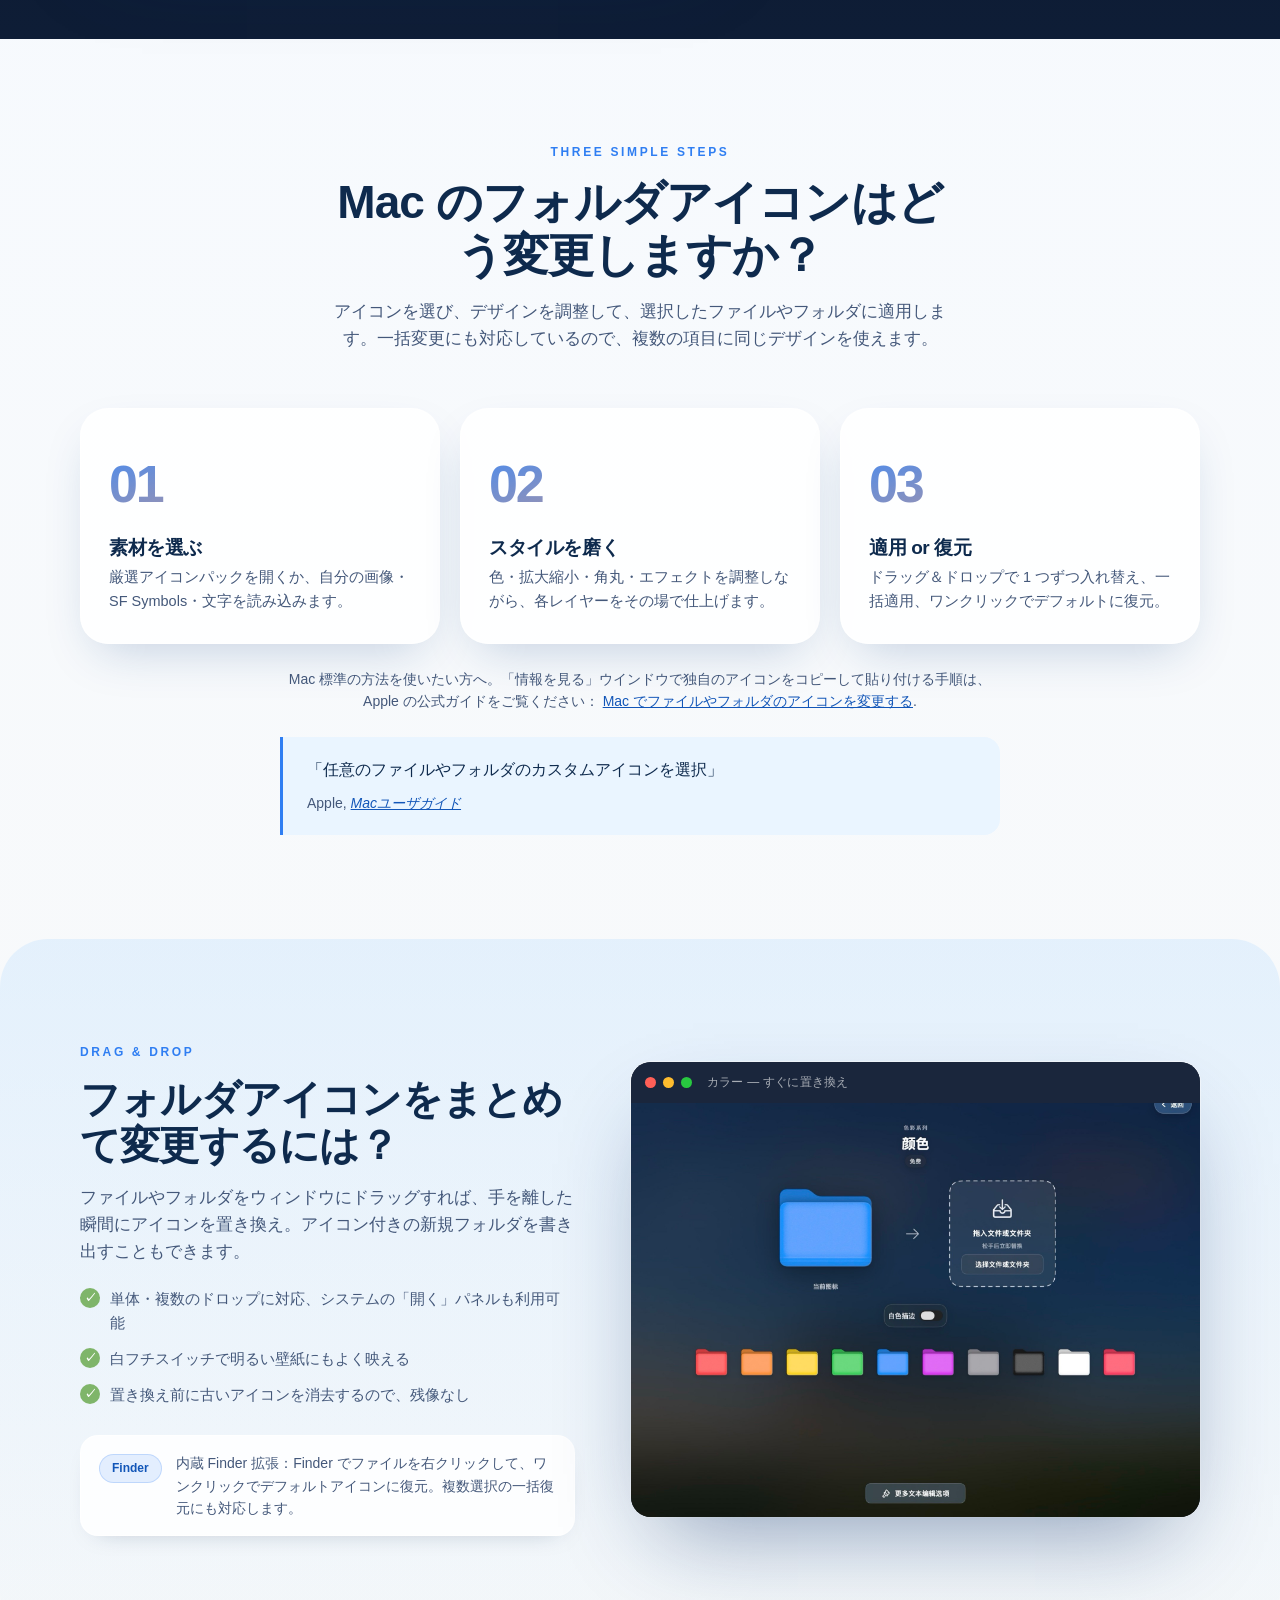
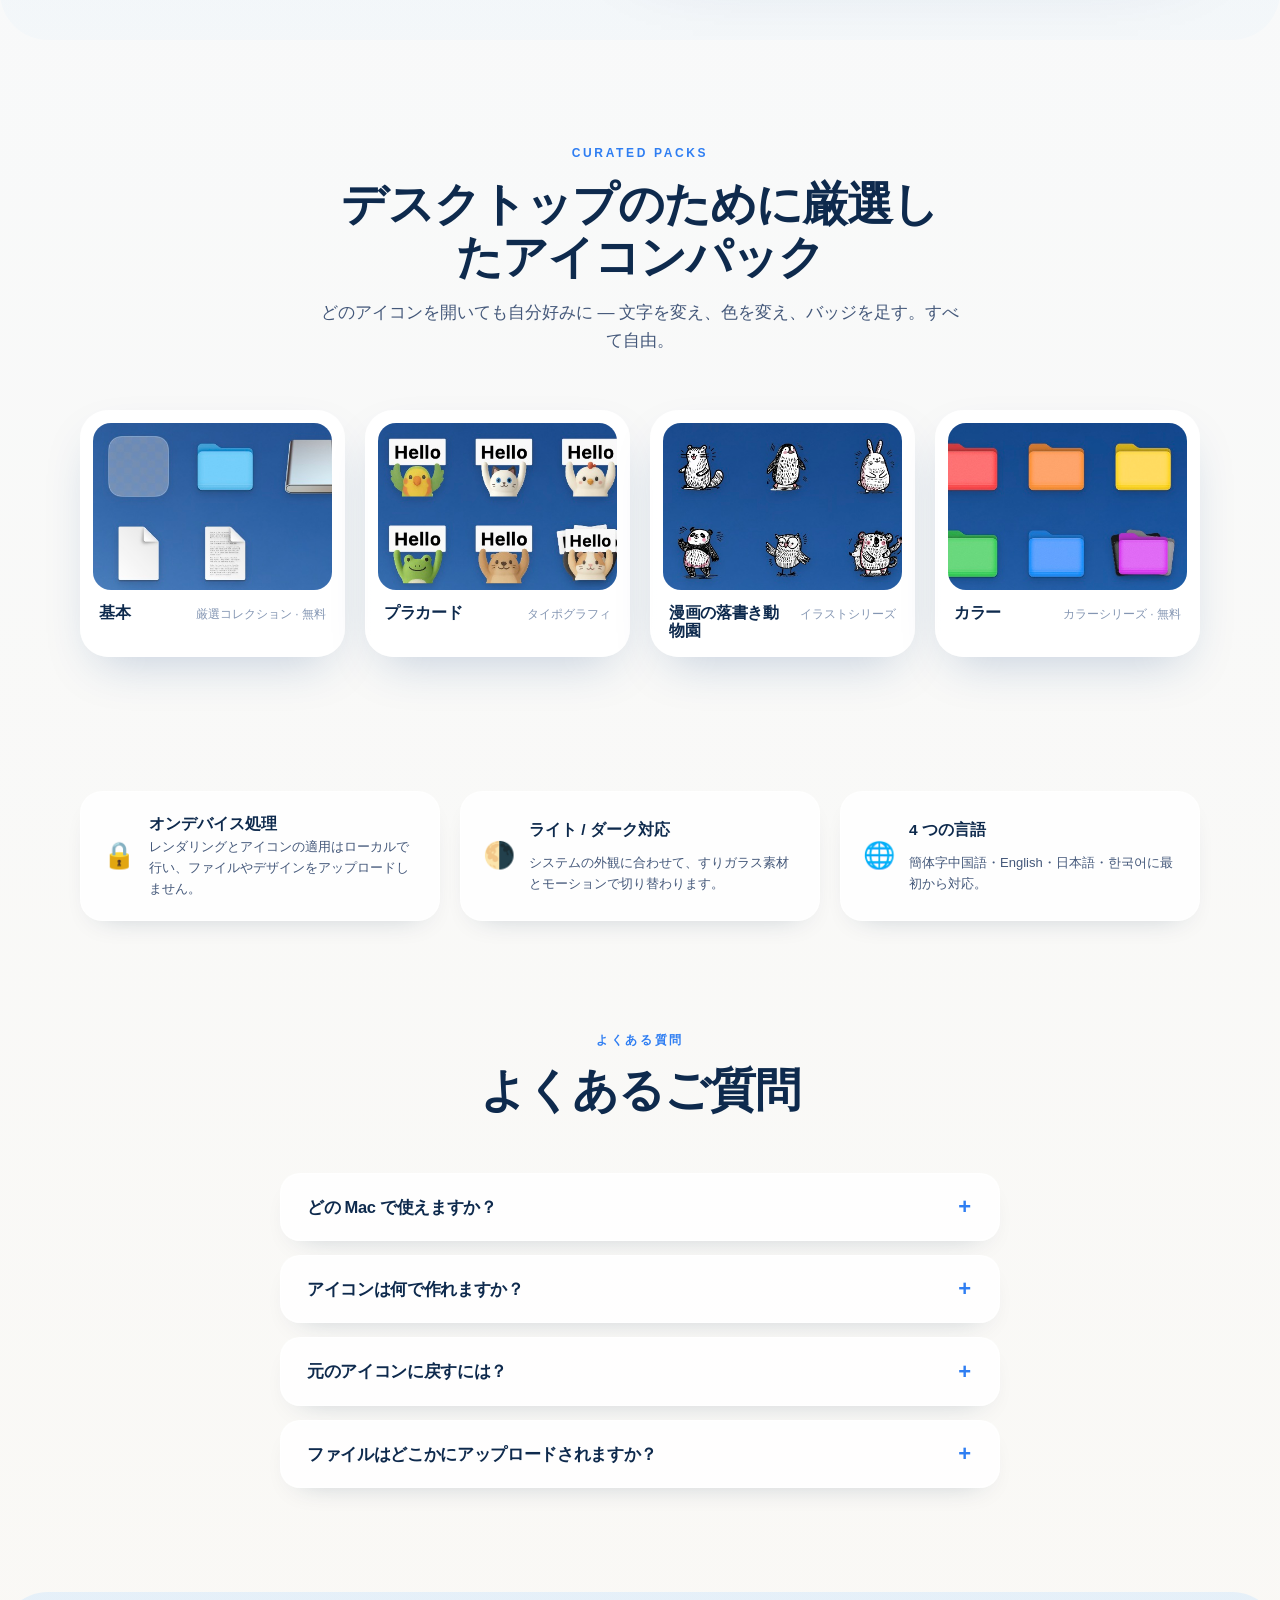
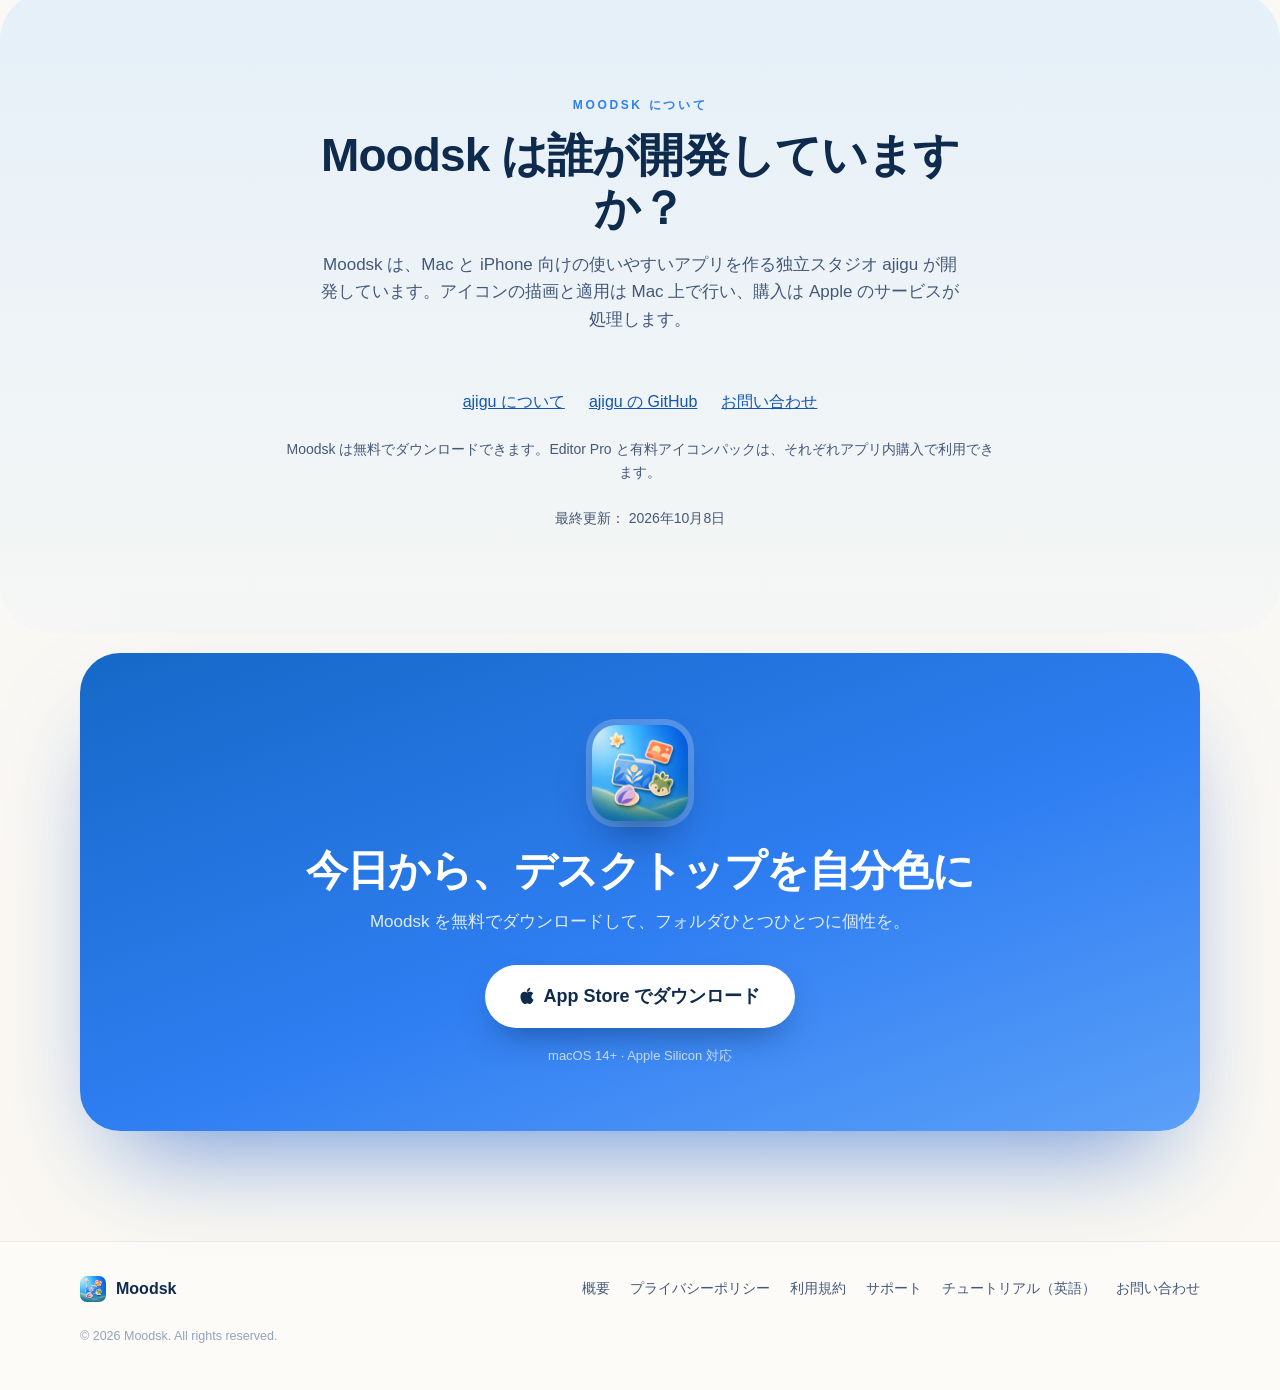
<file: ja/index.html>
<!DOCTYPE html>
<html lang="ja" data-locale="ja">
<head>
  <meta charset="UTF-8" />
  <meta name="viewport" content="width=device-width, initial-scale=1.0" />
  <meta name="theme-color" content="#eaf5ff" />
  <title>Moodsk — Mac のフォルダアイコン作成・変更ツール</title>
  <meta name="description" content="Moodsk で Mac のファイルやフォルダのアイコンを作成・変更。画像、文字、絵文字、SF Symbols を使ってデザインし、一括変更や Finder からの復元もできます。" />
  <link rel="canonical" href="https://moodsk.ajigu.com/ja/" />
  <link rel="alternate" hreflang="en-GB" href="https://moodsk.ajigu.com/" />
    <link rel="alternate" hreflang="zh-Hans" href="https://moodsk.ajigu.com/zh-hans/" />
    <link rel="alternate" hreflang="ja" href="https://moodsk.ajigu.com/ja/" />
    <link rel="alternate" hreflang="ko" href="https://moodsk.ajigu.com/ko/" />
    <link rel="alternate" hreflang="x-default" href="https://moodsk.ajigu.com/" />
  <meta property="og:title" content="Moodsk — Mac のフォルダアイコン作成・変更ツール" />
  <meta property="og:description" content="Moodsk で Mac のファイルやフォルダのアイコンを作成・変更。画像、文字、絵文字、SF Symbols を使ってデザインし、一括変更や Finder からの復元もできます。" />
  <meta property="og:image" content="https://moodsk.ajigu.com/assets/og-image.jpg" />
  <meta property="og:type" content="website" />
  <meta property="og:url" content="https://moodsk.ajigu.com/ja/" />
  <meta property="og:locale" content="ja_JP" />
  <meta property="og:site_name" content="Moodsk" />
  <meta name="twitter:card" content="summary_large_image" />
  <meta name="twitter:title" content="Moodsk — Mac のフォルダアイコン作成・変更ツール" />
  <meta name="twitter:description" content="Moodsk で Mac のファイルやフォルダのアイコンを作成・変更。画像、文字、絵文字、SF Symbols を使ってデザインし、一括変更や Finder からの復元もできます。" />
  <link rel="icon" type="image/png" href="../assets/favicon.png" />
  <link rel="apple-touch-icon" href="../assets/apple-touch-icon.png" />
  <script type="application/ld+json">
{
  "@context": "https://schema.org",
  "@graph": [
    {
      "@type": "SoftwareApplication",
      "@id": "https://moodsk.ajigu.com/#app",
      "name": "Moodsk",
      "operatingSystem": "macOS",
      "applicationCategory": "UtilitiesApplication",
      "description": "Moodsk で Mac のファイルやフォルダのアイコンを作成・変更。画像、文字、絵文字、SF Symbols を使ってデザインし、一括変更や Finder からの復元もできます。",
      "offers": {
        "@type": "Offer",
        "price": "0",
        "priceCurrency": "USD"
      },
      "url": "https://moodsk.ajigu.com/",
      "author": {
        "@id": "https://ajigu.com/#organization"
      },
      "sameAs": [
        "https://apps.apple.com/app/id6752535811"
      ],
      "image": "https://moodsk.ajigu.com/assets/og-image.jpg"
    },
    {
      "@type": "WebSite",
      "@id": "https://moodsk.ajigu.com/#website",
      "name": "Moodsk",
      "url": "https://moodsk.ajigu.com/",
      "inLanguage": [
        "en-GB",
        "zh-Hans",
        "ja",
        "ko"
      ],
      "publisher": {
        "@id": "https://ajigu.com/#organization"
      }
    },
    {
      "@type": "WebPage",
      "@id": "https://moodsk.ajigu.com/ja/#webpage",
      "name": "Moodsk — Mac のフォルダアイコン作成・変更ツール",
      "url": "https://moodsk.ajigu.com/ja/",
      "inLanguage": "ja",
      "dateModified": "2026-10-08",
      "isPartOf": {
        "@id": "https://moodsk.ajigu.com/#website"
      },
      "author": {
        "@id": "https://ajigu.com/#organization"
      },
      "mainEntity": {
        "@id": "https://moodsk.ajigu.com/#app"
      }
    },
    {
      "@type": "Organization",
      "@id": "https://ajigu.com/#organization",
      "name": "ajigu",
      "url": "https://ajigu.com/",
      "logo": "https://ajigu.com/assets/logo.png",
      "sameAs": [
        "https://github.com/Ajigu-Studio"
      ]
    }
  ]
}
  </script>
    <script type="application/ld+json">
  {
    "@context": "https://schema.org",
    "@type": "FAQPage",
    "inLanguage": "ja",
    "mainEntity": [
      { "@type": "Question", "name": "どの Mac で使えますか？", "acceptedAnswer": { "@type": "Answer", "text": "Moodsk は macOS 14 以降で動作します。Apple Silicon Mac にも対応しています。" } },
      { "@type": "Question", "name": "アイコンは何で作れますか？", "acceptedAnswer": { "@type": "Answer", "text": "自分の画像（PNG・JPG・HEIC・SVG）の読み込み、数千の SF Symbols からの選択、文字と絵文字での作成が可能です。厳選アイコンパックも内蔵しています。" } },
      { "@type": "Question", "name": "元のアイコンに戻すには？", "acceptedAnswer": { "@type": "Answer", "text": "ファイルを Moodsk にドラッグし直せば復元できます。内蔵の Finder 拡張を使えば、Finder で右クリックしてワンクリックで復元。複数選択の一括復元にも対応しています。" } },
      { "@type": "Question", "name": "ファイルはどこかにアップロードされますか？", "acceptedAnswer": { "@type": "Answer", "text": "いいえ。Moodsk は Mac 上でアイコンを描画して適用し、ファイルやデザインをアップロードしません。アプリ内購入は Apple のサービスが処理します。" } }
    ]
  }
  </script>
  <link rel="stylesheet" href="../styles.css?v=2" />
</head>
<body>

  <!-- ============ Navigation ============ -->
  <header class="nav" id="top">
    <div class="nav-inner">
      <a class="brand" href="../" aria-label="Moodsk ホーム">
        <img class="brand-icon" src="../assets/appicon.jpg" alt="Moodsk アプリアイコン" />
        <span class="brand-name">Moodsk</span>
      </a>
      <a class="by-ajigu" href="https://ajigu.com/" rel="noopener noreferrer"><img src="../assets/ajigu-logo.png" alt="" />by ajigu</a>
      <nav class="nav-links" aria-label="メインナビゲーション">
        <a href="#features">機能</a>
        <a href="#editor">エディタ</a>
        <a href="#replace">一括入れ替え</a>
        <a href="#packs">アイコンパック</a>
        <a href="#faq">よくある質問</a>
        <a href="../tutorials/">チュートリアル（英語）</a>
      </nav>
            <details class="language-switcher">
        <summary aria-label="言語を選択"><span aria-hidden="true">◎</span> <span class="language-current">日本語</span></summary>
        <div class="language-menu">
          <a data-language="en-GB" href="../" lang="en-GB">English</a>
          <a data-language="zh-Hans" href="../zh-hans/" lang="zh-Hans">简体中文</a>
          <a data-language="ja" href="../ja/" lang="ja" aria-current="page">日本語</a>
          <a data-language="ko" href="../ko/" lang="ko">한국어</a>
        </div>
      </details>
      <a class="btn btn-primary btn-sm" href="https://apps.apple.com/jp/app/moodsk-%E3%83%95%E3%82%A9%E3%83%AB%E3%83%80%E3%82%A2%E3%82%A4%E3%82%B3%E3%83%B3%E4%BD%9C%E6%88%90/id6752535811?mt=12">
        <svg class="apple-logo" viewBox="0 0 14 17" aria-hidden="true"><path d="M11.62 9.06c.02 2.28 2 3.04 2.02 3.05-.02.05-.32 1.08-1.05 2.14-.63.92-1.29 1.83-2.32 1.85-1.02.02-1.34-.6-2.5-.6-1.17 0-1.53.58-2.5.62-1 .04-1.76-.99-2.4-1.9C1.6 12.4.6 8.85 1.9 6.46c.64-1.19 1.79-1.94 3.04-1.96.95-.02 1.85.64 2.5.64.64 0 1.77-.79 3.05-.67.52.02 1.98.21 2.92 1.58-.08.05-1.76 1.03-1.79 3.01zM9.72 3.25c.55-.67.93-1.6.82-2.52-.8.03-1.76.53-2.33 1.2-.52.6-.97 1.55-.85 2.47.89.07 1.8-.45 2.36-1.15z"/></svg>
        App Store でダウンロード
      </a>
    </div>
  </header>

  <main id="main-content">
  <!-- ============ Hero ============ -->
  <section class="hero">
    <div class="hero-bg" aria-hidden="true">
      <div class="glow glow-blue"></div>
      <div class="glow glow-orange"></div>
      <div class="glow glow-green"></div>
    </div>

    <div class="container hero-inner">
      <p class="eyebrow reveal">CUSTOM ICONS FOR MAC &amp; FINDER</p>
      <h1 class="hero-title reveal">Mac のフォルダアイコンを<br /><span class="grad">自分らしく。</span></h1>
      <p class="hero-sub reveal">
        画像、文字、絵文字、SF Symbols でファイルやフォルダのアイコンを作成。個別でも一括でも変更でき、Finder からいつでも元のアイコンに戻せます。
      </p>
      <div class="hero-actions reveal">
        <a class="btn btn-primary" href="https://apps.apple.com/jp/app/moodsk-%E3%83%95%E3%82%A9%E3%83%AB%E3%83%80%E3%82%A2%E3%82%A4%E3%82%B3%E3%83%B3%E4%BD%9C%E6%88%90/id6752535811?mt=12">
          <svg class="apple-logo" viewBox="0 0 14 17" aria-hidden="true"><path d="M11.62 9.06c.02 2.28 2 3.04 2.02 3.05-.02.05-.32 1.08-1.05 2.14-.63.92-1.29 1.83-2.32 1.85-1.02.02-1.34-.6-2.5-.6-1.17 0-1.53.58-2.5.62-1 .04-1.76-.99-2.4-1.9C1.6 12.4.6 8.85 1.9 6.46c.64-1.19 1.79-1.94 3.04-1.96.95-.02 1.85.64 2.5.64.64 0 1.77-.79 3.05-.67.52.02 1.98.21 2.92 1.58-.08.05-1.76 1.03-1.79 3.01zM9.72 3.25c.55-.67.93-1.6.82-2.52-.8.03-1.76.53-2.33 1.2-.52.6-.97 1.55-.85 2.47.89.07 1.8-.45 2.36-1.15z"/></svg>
          App Store でダウンロード
        </a>
        <a class="btn btn-ghost" href="#features">できることを見る</a>
        <a class="btn btn-ghost" href="../tutorials/">使い方を読む（英語）</a>
      </div>
      <p class="hero-meta reveal">macOS 14+ &nbsp;·&nbsp; 简体中文 / English / 日本語 / 한국어 &nbsp;·&nbsp; オンデバイス処理でプライバシーを保護</p>

      <div class="hero-shot reveal">
        <img class="sticker sticker-a" src="../assets/sticker-folder.png" alt="" aria-hidden="true" />
        <img class="sticker sticker-b" src="../assets/sticker-panda.png" alt="" aria-hidden="true" />
        <img class="sticker sticker-c" src="../assets/sticker-hello.png" alt="" aria-hidden="true" />
        <figure class="window-frame">
          <div class="window-bar">
            <span class="dot dot-r"></span><span class="dot dot-y"></span><span class="dot dot-g"></span>
            <span class="window-title">Moodsk — 見つける</span>
          </div>
          <img src="../assets/screens/discovery-hero.jpg" alt="Moodsk の「見つける」ホーム。デスクトップテーマの上に厳選アイコンパックが並びます" />
        </figure>
      </div>
    </div>
  </section>

  <!-- ============ Feature chips strip ============ -->
  <section class="chips-strip" aria-label="アイコンの素材">
    <div class="container chips-row reveal">
      <span class="chip"><span class="chip-dot" style="--c:#f0793c"></span>自分の画像</span>
      <span class="chip"><span class="chip-dot" style="--c:#4a9df6"></span>SF Symbols</span>
      <span class="chip"><span class="chip-dot" style="--c:#8fbf6b"></span>文字と絵文字</span>
      <span class="chip"><span class="chip-dot" style="--c:#b794d4"></span>厳選アイコンパック</span>
      <span class="chip"><span class="chip-dot" style="--c:#f2b33d"></span>5 つのスタイル効果</span>
      <span class="chip"><span class="chip-dot" style="--c:#5ec2b8"></span>一括適用と復元</span>
    </div>
  </section>

  <section class="section product-overview" id="overview">
    <div class="container">
      <header class="section-head">
        <h2>Moodsk とは？</h2>
      </header>
      <div class="answer-summary">
        <p><strong>Moodsk は、ファイルやフォルダのアイコンを作成・変更する macOS アプリです。</strong> 画像、SF Symbols、文字、絵文字を使え、macOS 14 以降に対応しています。プロジェクトのフォルダを見分けやすくしたり、文字と配色がそろったアイコンを作成したりできます。</p>
        <p>すぐに変更したい場合は、内蔵アイコンを選びます。画像、記号、文字ラベルを組み合わせる場合は、レイヤーエディタを使います。デザインを確認してから選択した項目に適用でき、一括操作で複数の項目に同じデザインを使えます。</p>
        <p>内蔵の無料カラーアイコンは直接適用できます。エディタからの出力には Editor Pro が必要で、有料アイコンパックは別途購入します。アイコンの変更は外観のみを変え、項目の移動や名前の変更は行いません。Moodsk または Finder 拡張で元のアイコンに戻せます。</p>
        <p>アイコンの描画と適用は Mac 上で行い、ファイルやデザインをアップロードしません。購入は Apple のサービスが処理します。Finder 標準の手順や実用例は、以下のガイドをご覧ください。</p>
      </div>
    </div>
  </section>

  <!-- ============ Features bento ============ -->
  <section class="section" id="features">
    <div class="container">
      <header class="section-head reveal">
        <p class="eyebrow">EVERYTHING YOU NEED</p>
        <h2>フォルダアイコンの作成・変更・復元はどうする？</h2>
        <p class="lede">Moodsk ではファイルやフォルダのアイコンを作成し、単体または複数の項目に適用して、元のアイコンに戻せます。画像、SF Symbols、文字、絵文字を素材にできます。</p>
      </header>

      <div class="bento">
        <article class="card card-wide reveal">
          <div class="card-copy">
            <h3>見たままを編集できるレイヤーエディタ</h3>
            <p>テンプレート＋レイヤー方式で、位置・拡大縮小・回転・3D パース・不透明度・角丸を自由に組み合わせ。変更はすぐに画面に反映されます。</p>
          </div>
          <figure class="card-shot window-frame window-frame-dark">
            <div class="window-bar">
              <span class="dot dot-r"></span><span class="dot dot-y"></span><span class="dot dot-g"></span>
              <span class="window-title">アイコンパックエディタ</span>
            </div>
            <img src="../assets/screens/editor.jpg" alt="レイヤーキャンバスとパックサイドバーのある Moodsk アイコンパックエディタ" loading="lazy" />
          </figure>
        </article>

        <article class="card reveal">
          <div class="card-icon" aria-hidden="true">🖼️</div>
          <h3>豊かな素材</h3>
          <p>自分の画像を読み込み、内蔵ブラウザから SF Symbols を選び、文字や絵文字で個性を表現できます。</p>
          <div class="style-pills" aria-label="対応画像フォーマット">
            <span class="pill">PNG</span><span class="pill">JPG</span><span class="pill">HEIC</span><span class="pill">SVG</span>
          </div>
        </article>

        <article class="card reveal">
          <div class="card-icon" aria-hidden="true">✨</div>
          <h3>スタイル効果</h3>
          <p>ノーマル・エンボス・シャドウ・ステッカー・ネオンの 5 スタイルに、着色・フィルター・白フチを組み合わせられます。</p>
          <div class="style-pills" aria-label="Style effects">
            <span class="pill">エンボス</span><span class="pill">シャドウ</span><span class="pill">ステッカー</span><span class="pill">ネオン</span>
          </div>
        </article>

        <article class="card reveal">
          <div class="card-icon" aria-hidden="true">🗂️</div>
          <h3>パック全体をまとめて編集</h3>
          <p>一度の編集でアイコンパック全体が更新されます。10 個のフォルダの文字と色味を、ひとまとめに。</p>
        </article>

        <article class="card reveal">
          <div class="card-icon" aria-hidden="true">⚡</div>
          <h3>一括適用 / 一括復元</h3>
          <p>複数の項目をキューに入れて同じデザインを一括適用。デフォルトアイコンの一括復元も、進行状況を見ながら行えます。</p>
        </article>
      </div>
    </div>
  </section>

  <!-- ============ Editor dark showcase ============ -->
  <section class="section section-dark" id="editor">
    <div class="container">
      <header class="section-head reveal">
        <p class="eyebrow eyebrow-light">LAYER-BASED EDITOR</p>
        <h2>オリジナルのフォルダアイコンはどう作る？</h2>
        <p class="lede lede-light">画像・記号・文字を自由に重ねて、フォントファミリーとウェイト、自動サイズ調整、フチやエフェクトまで、細部はすべてあなた次第。</p>
      </header>

      <div class="editor-grid">
        <figure class="window-frame window-frame-dark editor-shot reveal">
          <div class="window-bar">
            <span class="dot dot-r"></span><span class="dot dot-y"></span><span class="dot dot-g"></span>
            <span class="window-title">Work — アイコンパックエディタ</span>
          </div>
          <img src="../assets/screens/editor-text.jpg" alt="エディタでアイコンパック全体に Work のテキストレイヤーを追加する様子" loading="lazy" />
        </figure>

        <ul class="editor-points">
          <li class="reveal"><strong>ライブプレビュー</strong><span>選択中のレイヤーはハイライト表示。拡大縮小に合わせて枠線や角丸のガイドが現れます。</span></li>
          <li class="reveal"><strong>自動サイズ調整</strong><span>テキストはコンテナに合わせて自動調整。タイトルもモノグラムも常に収まります。</span></li>
          <li class="reveal"><strong>取り消す / やり直す</strong><span>編集もレイヤー順序も元に戻せるので、思い切って試せます。</span></li>
          <li class="reveal"><strong>精細な書き出し</strong><span>アイコンは 4 倍率でレンダリングされ、Finder やデスクトップでもくっきり。</span></li>
        </ul>
      </div>
    </div>
  </section>

  <!-- ============ Workflow ============ -->
  <section class="section">
    <div class="container">
      <header class="section-head reveal">
        <p class="eyebrow">THREE SIMPLE STEPS</p>
        <h2>Mac のフォルダアイコンはどう変更しますか？</h2>
        <p class="lede">アイコンを選び、デザインを調整して、選択したファイルやフォルダに適用します。一括変更にも対応しているので、複数の項目に同じデザインを使えます。</p>
      </header>
      <ol class="steps">
        <li class="step reveal">
          <span class="step-num" aria-hidden="true">01</span>
          <h3>素材を選ぶ</h3>
          <p>厳選アイコンパックを開くか、自分の画像・SF Symbols・文字を読み込みます。</p>
        </li>
        <li class="step reveal">
          <span class="step-num" aria-hidden="true">02</span>
          <h3>スタイルを磨く</h3>
          <p>色・拡大縮小・角丸・エフェクトを調整しながら、各レイヤーをその場で仕上げます。</p>
        </li>
        <li class="step reveal">
          <span class="step-num" aria-hidden="true">03</span>
          <h3>適用 or 復元</h3>
          <p>ドラッグ＆ドロップで 1 つずつ入れ替え、一括適用、ワンクリックでデフォルトに復元。</p>
        </li>
      </ol>
      <p class="source-note">Mac 標準の方法を使いたい方へ。「情報を見る」ウインドウで独自のアイコンをコピーして貼り付ける手順は、Apple の公式ガイドをご覧ください： <a href="https://support.apple.com/ja-jp/guide/mac-help/mchlp2313/mac">Mac でファイルやフォルダのアイコンを変更する</a>.</p>
      <blockquote class="source-quote">
        <p><q>任意のファイルやフォルダのカスタムアイコンを選択</q></p>
        <footer>Apple, <cite><a href="https://support.apple.com/ja-jp/guide/mac-help/mchlp2313/mac">Macユーザガイド</a></cite></footer>
      </blockquote>
    </div>
  </section>

  <!-- ============ Quick replace ============ -->
  <section class="section section-tint" id="replace">
    <div class="container split">
      <div class="split-copy reveal">
        <p class="eyebrow">DRAG &amp; DROP</p>
        <h2>フォルダアイコンをまとめて変更するには？</h2>
        <p class="lede">ファイルやフォルダをウィンドウにドラッグすれば、手を離した瞬間にアイコンを置き換え。アイコン付きの新規フォルダを書き出すこともできます。</p>
        <ul class="tick-list">
          <li>単体・複数のドロップに対応、システムの「開く」パネルも利用可能</li>
          <li>白フチスイッチで明るい壁紙にもよく映える</li>
          <li>置き換え前に古いアイコンを消去するので、残像なし</li>
        </ul>
        <div class="finder-note reveal">
          <span class="finder-badge" aria-hidden="true"> Finder</span>
          <p>内蔵 Finder 拡張：Finder でファイルを右クリックして、ワンクリックでデフォルトアイコンに復元。複数選択の一括復元にも対応します。</p>
        </div>
      </div>
      <figure class="window-frame split-shot reveal">
        <div class="window-bar">
          <span class="dot dot-r"></span><span class="dot dot-y"></span><span class="dot dot-g"></span>
          <span class="window-title">カラー — すぐに置き換え</span>
        </div>
        <img src="../assets/screens/quick-replace.jpg" alt="ファイルやフォルダをドロップしてすぐアイコンを置き換える画面" loading="lazy" />
      </figure>
    </div>
  </section>

  <!-- ============ Packs ============ -->
  <section class="section" id="packs">
    <div class="container">
      <header class="section-head reveal">
        <p class="eyebrow">CURATED PACKS</p>
        <h2>デスクトップのために厳選したアイコンパック</h2>
        <p class="lede">どのアイコンを開いても自分好みに — 文字を変え、色を変え、バッジを足す。すべて自由。</p>
      </header>

      <div class="packs">
        <article class="pack reveal">
          <div class="pack-art"><img src="../assets/pack-basic.jpg" alt="「基本」アイコンパックのプレビュー" loading="lazy" /></div>
          <div class="pack-meta">
            <h3>基本</h3><span>厳選コレクション · 無料</span>
          </div>
        </article>
        <article class="pack reveal">
          <div class="pack-art"><img src="../assets/pack-placard.jpg" alt="「プラカード」アイコンパックのプレビュー" loading="lazy" /></div>
          <div class="pack-meta">
            <h3>プラカード</h3><span>タイポグラフィ</span>
          </div>
        </article>
        <article class="pack reveal">
          <div class="pack-art"><img src="../assets/pack-zoo.jpg" alt="「漫画の落書き動物園」アイコンパックのプレビュー" loading="lazy" /></div>
          <div class="pack-meta">
            <h3>漫画の落書き動物園</h3><span>イラストシリーズ</span>
          </div>
        </article>
        <article class="pack reveal">
          <div class="pack-art"><img src="../assets/pack-color.jpg" alt="「カラー」アイコンパックのプレビュー" loading="lazy" /></div>
          <div class="pack-meta">
            <h3>カラー</h3><span>カラーシリーズ · 無料</span>
          </div>
        </article>
      </div>
    </div>
  </section>

  <!-- ============ Privacy strip ============ -->
  <section class="privacy">
    <div class="container privacy-row reveal">
      <div class="privacy-item"><span aria-hidden="true">🔒</span><strong>オンデバイス処理</strong><small>レンダリングとアイコンの適用はローカルで行い、ファイルやデザインをアップロードしません。</small></div>
      <div class="privacy-item"><span aria-hidden="true">🌗</span><strong>ライト / ダーク対応</strong><small>システムの外観に合わせて、すりガラス素材とモーションで切り替わります。</small></div>
      <div class="privacy-item"><span aria-hidden="true">🌐</span><strong>4 つの言語</strong><small>簡体字中国語・English・日本語・한국어に最初から対応。</small></div>
    </div>
  </section>

  <!-- ============ FAQ ============ -->
  <section class="section faq-section" id="faq">
    <div class="container">
      <header class="section-head reveal">
        <p class="eyebrow">よくある質問</p>
        <h2>よくあるご質問</h2>
      </header>
      <div class="faq-list reveal">
        <details>
          <summary><h3>どの Mac で使えますか？</h3></summary>
          <p>Moodsk は macOS 14 以降で動作します。Apple Silicon Mac にも対応しています。</p>
        </details>
        <details>
          <summary><h3>アイコンは何で作れますか？</h3></summary>
          <p>自分の画像（PNG・JPG・HEIC・SVG）の読み込み、数千の SF Symbols からの選択、文字と絵文字での作成が可能です。厳選アイコンパックも内蔵しています。</p>
        </details>
        <details>
          <summary><h3>元のアイコンに戻すには？</h3></summary>
          <p>ファイルを Moodsk にドラッグし直せば復元できます。内蔵の Finder 拡張を使えば、Finder で右クリックしてワンクリックで復元。複数選択の一括復元にも対応しています。</p>
        </details>
        <details>
          <summary><h3>ファイルはどこかにアップロードされますか？</h3></summary>
          <p>いいえ。Moodsk は Mac 上でアイコンを描画して適用し、ファイルやデザインをアップロードしません。アプリ内購入は Apple のサービスが処理します。</p>
        </details>
      </div>
    </div>
  </section>

  <section class="section section-tint" id="about">
    <div class="container">
      <header class="section-head">
        <p class="eyebrow">MOODSK について</p>
        <h2>Moodsk は誰が開発していますか？</h2>
        <p class="lede">Moodsk は、Mac と iPhone 向けの使いやすいアプリを作る独立スタジオ ajigu が開発しています。アイコンの描画と適用は Mac 上で行い、購入は Apple のサービスが処理します。</p>
      </header>
      <div class="about-links">
        <a href="https://ajigu.com/">ajigu について</a>
        <a href="https://github.com/Ajigu-Studio">ajigu の GitHub</a>
        <a href="mailto:support@ajigu.com">お問い合わせ</a>
      </div>
      <p class="source-note">Moodsk は無料でダウンロードできます。Editor Pro と有料アイコンパックは、それぞれアプリ内購入で利用できます。</p>
      <p class="source-note">最終更新： <time datetime="2026-10-08">2026年10月8日</time></p>
    </div>
  </section>

  <!-- ============ Download CTA ============ -->
  <section class="download" id="download">
    <div class="container download-card reveal">
      <img class="download-icon" src="../assets/appicon.jpg" alt="Moodsk アプリアイコン" />
      <h2>今日から、デスクトップを自分色に</h2>
      <p>Moodsk を無料でダウンロードして、フォルダひとつひとつに個性を。</p>
      <a class="btn btn-primary btn-lg" href="https://apps.apple.com/jp/app/moodsk-%E3%83%95%E3%82%A9%E3%83%AB%E3%83%80%E3%82%A2%E3%82%A4%E3%82%B3%E3%83%B3%E4%BD%9C%E6%88%90/id6752535811?mt=12">
        <svg class="apple-logo" viewBox="0 0 14 17" aria-hidden="true"><path d="M11.62 9.06c.02 2.28 2 3.04 2.02 3.05-.02.05-.32 1.08-1.05 2.14-.63.92-1.29 1.83-2.32 1.85-1.02.02-1.34-.6-2.5-.6-1.17 0-1.53.58-2.5.62-1 .04-1.76-.99-2.4-1.9C1.6 12.4.6 8.85 1.9 6.46c.64-1.19 1.79-1.94 3.04-1.96.95-.02 1.85.64 2.5.64.64 0 1.77-.79 3.05-.67.52.02 1.98.21 2.92 1.58-.08.05-1.76 1.03-1.79 3.01zM9.72 3.25c.55-.67.93-1.6.82-2.52-.8.03-1.76.53-2.33 1.2-.52.6-.97 1.55-.85 2.47.89.07 1.8-.45 2.36-1.15z"/></svg>
        App Store でダウンロード
      </a>
      <small class="download-note">macOS 14+ · Apple Silicon 対応</small>
    </div>
  </section>

  </main>
  <!-- ============ Footer ============ -->
  <footer class="footer">
    <div class="container footer-inner">
      <div class="footer-brand">
        <img src="../assets/appicon.jpg" alt="" aria-hidden="true" />
        <span>Moodsk</span>
      </div>
      <nav class="footer-links" aria-label="フッターリンク">
        <a href="about/">概要</a>
        <a href="../privacy/">プライバシーポリシー</a>
        <a href="https://www.apple.com/legal/internet-services/itunes/dev/stdeula/">利用規約</a>
        <a href="../support/">サポート</a>
        <a href="../tutorials/">チュートリアル（英語）</a>
        <a href="mailto:support@ajigu.com">お問い合わせ</a>
      </nav>
      <p class="footer-copy">© 2026 Moodsk. All rights reserved.</p>
    </div>
  </footer>

  <script src="../language.js?v=2" defer></script>
  <script src="../main.js"></script>
</body>
</html>
</file>
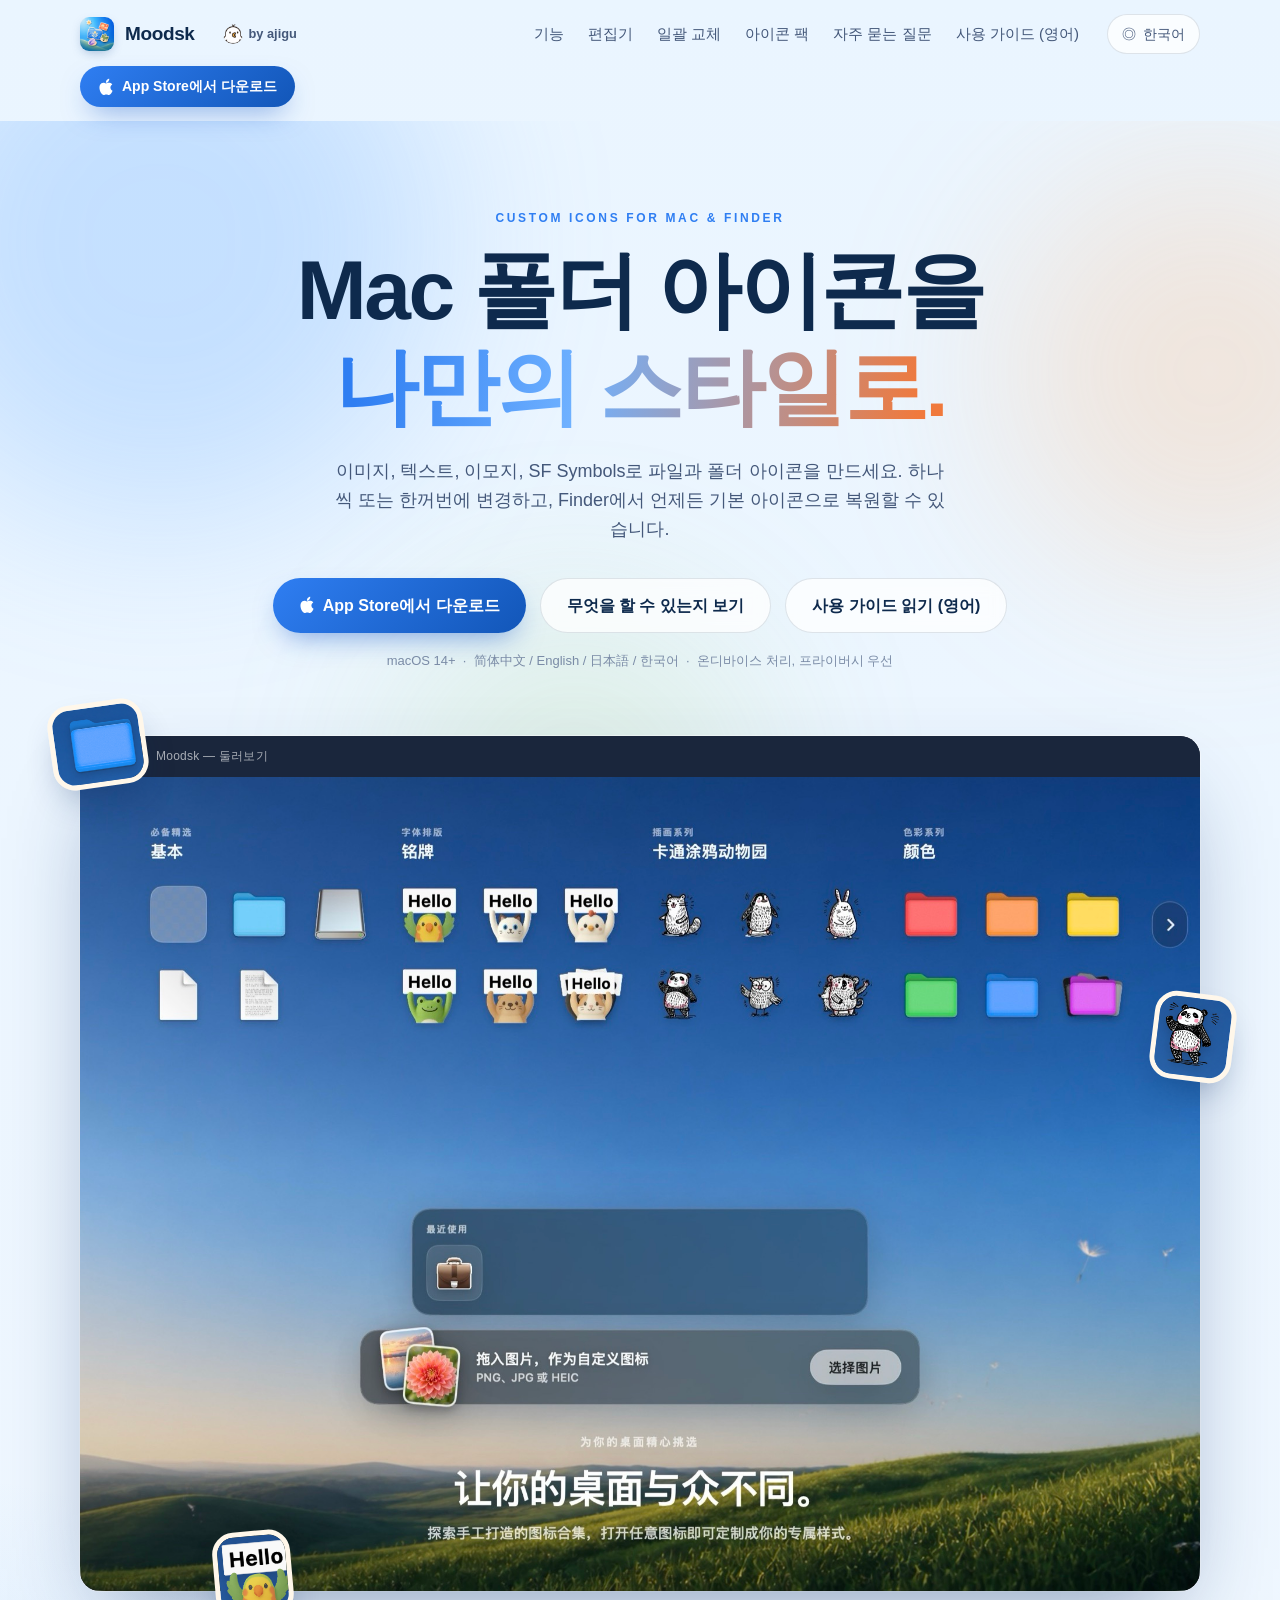
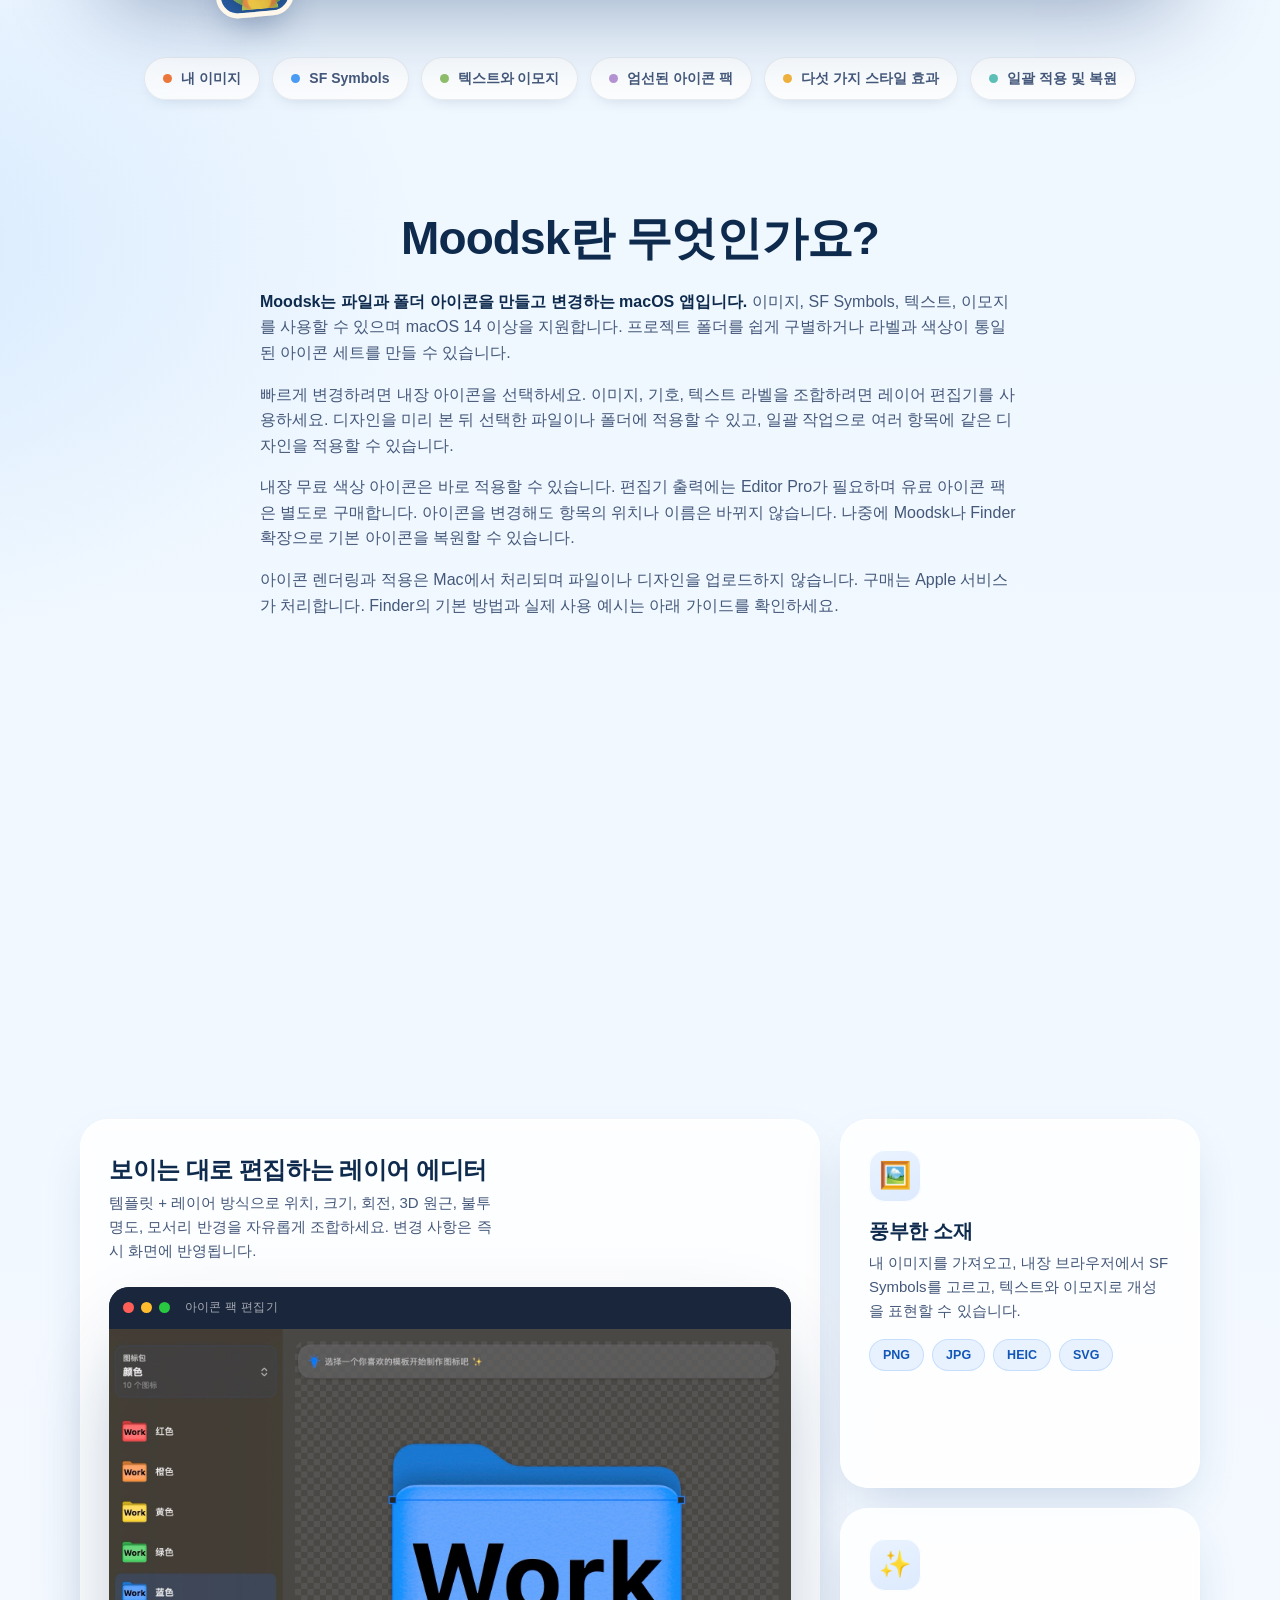
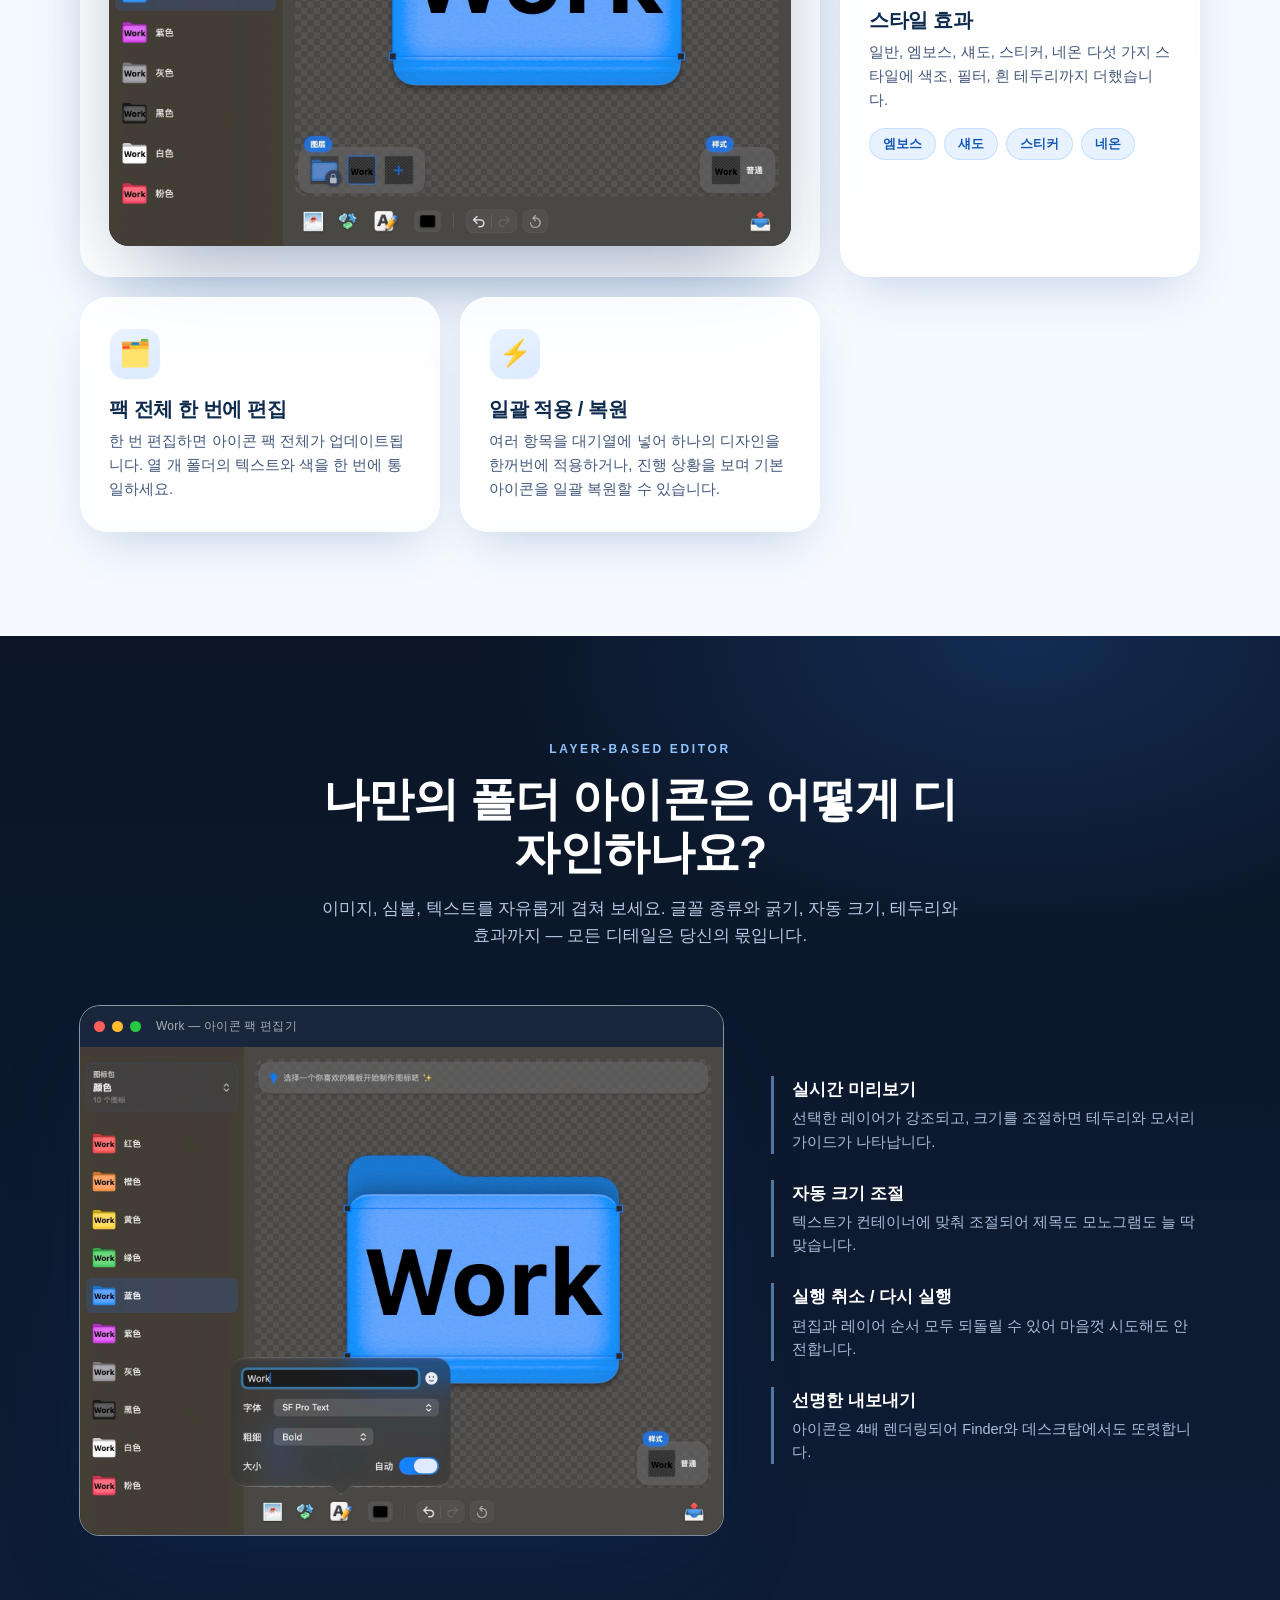
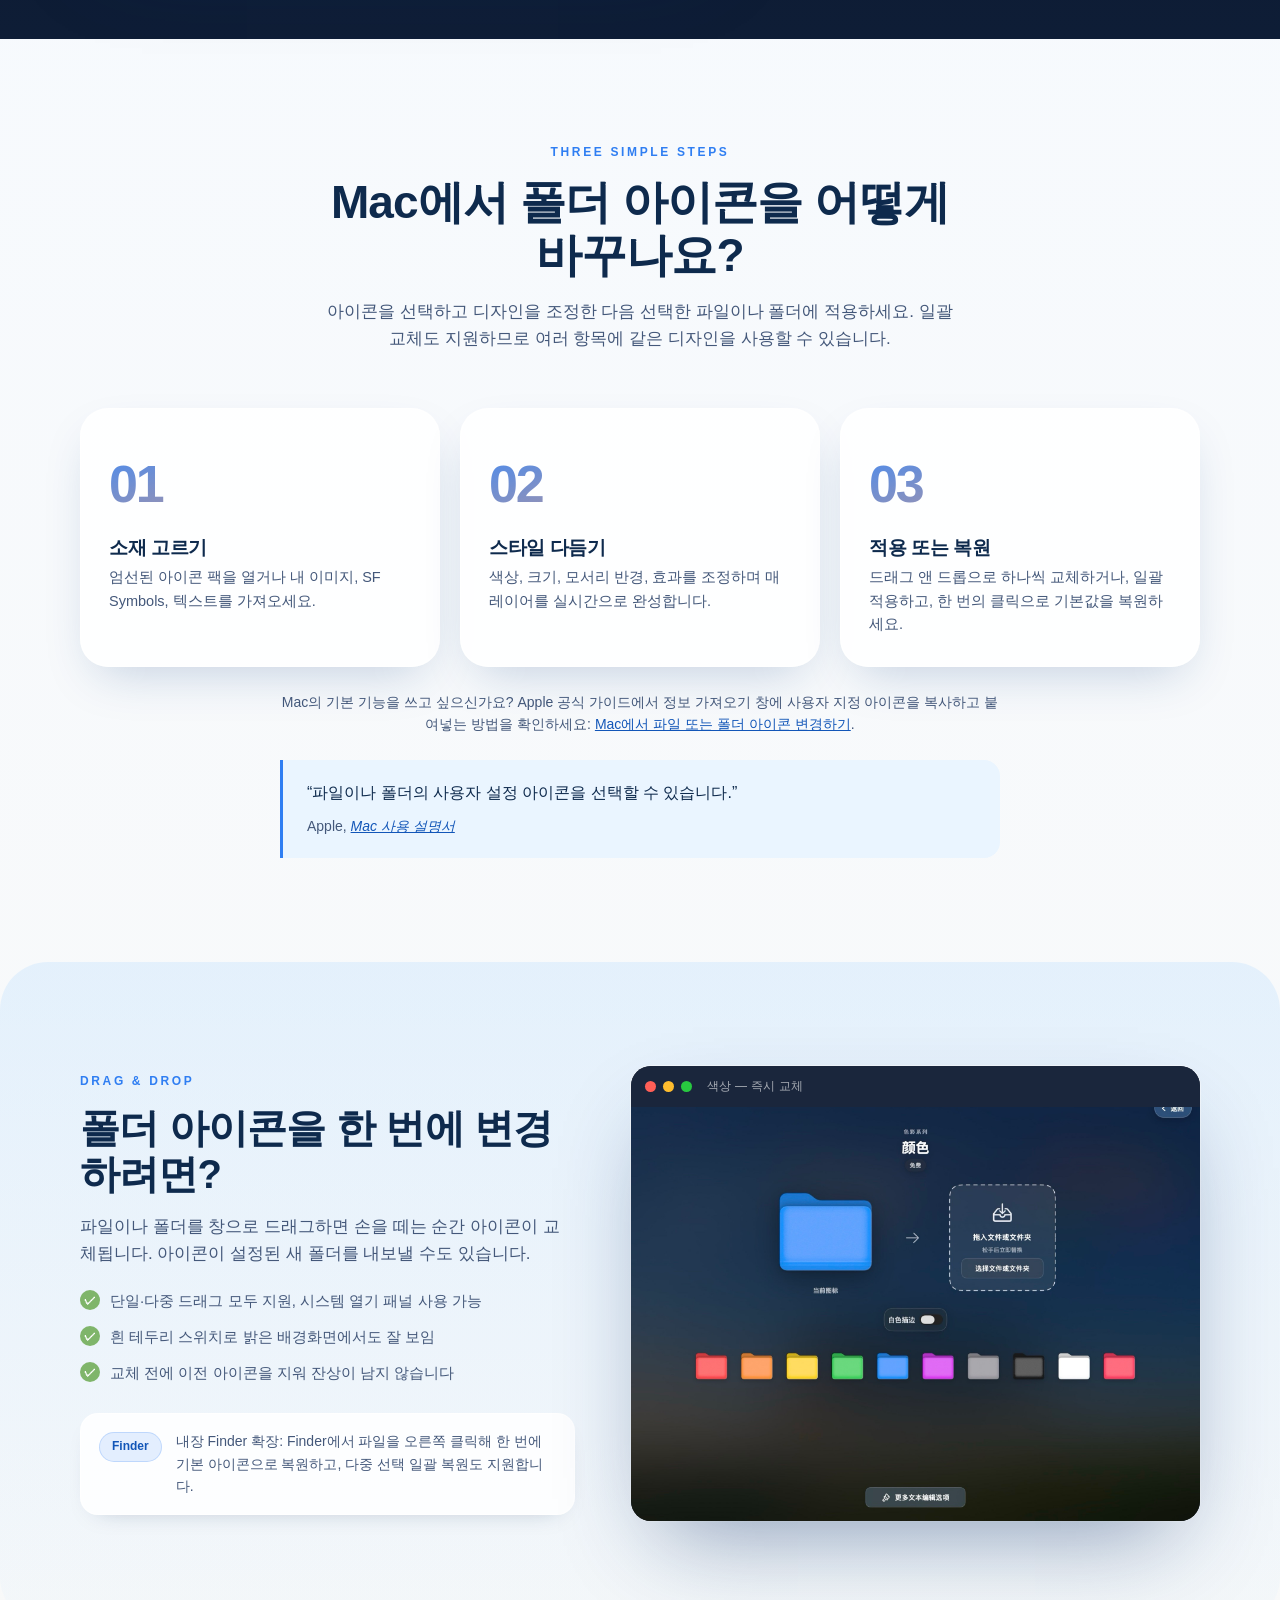
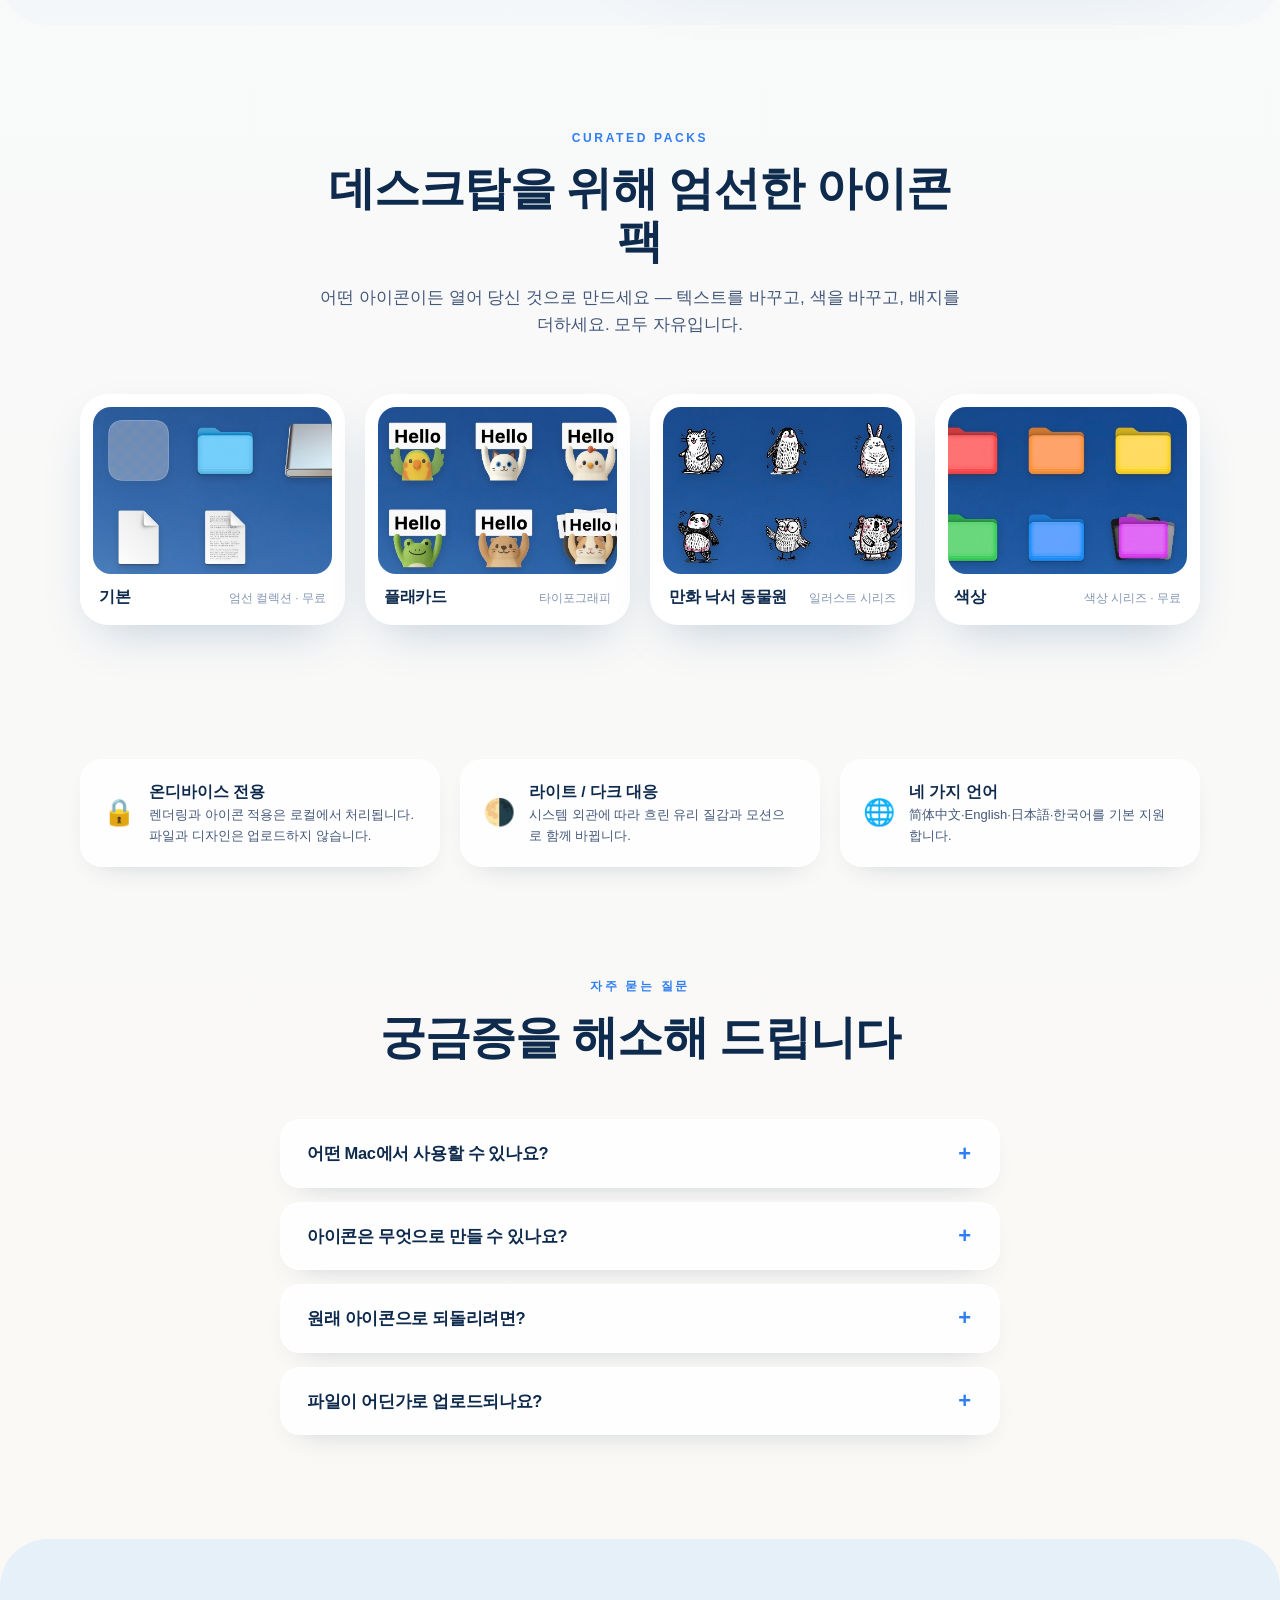
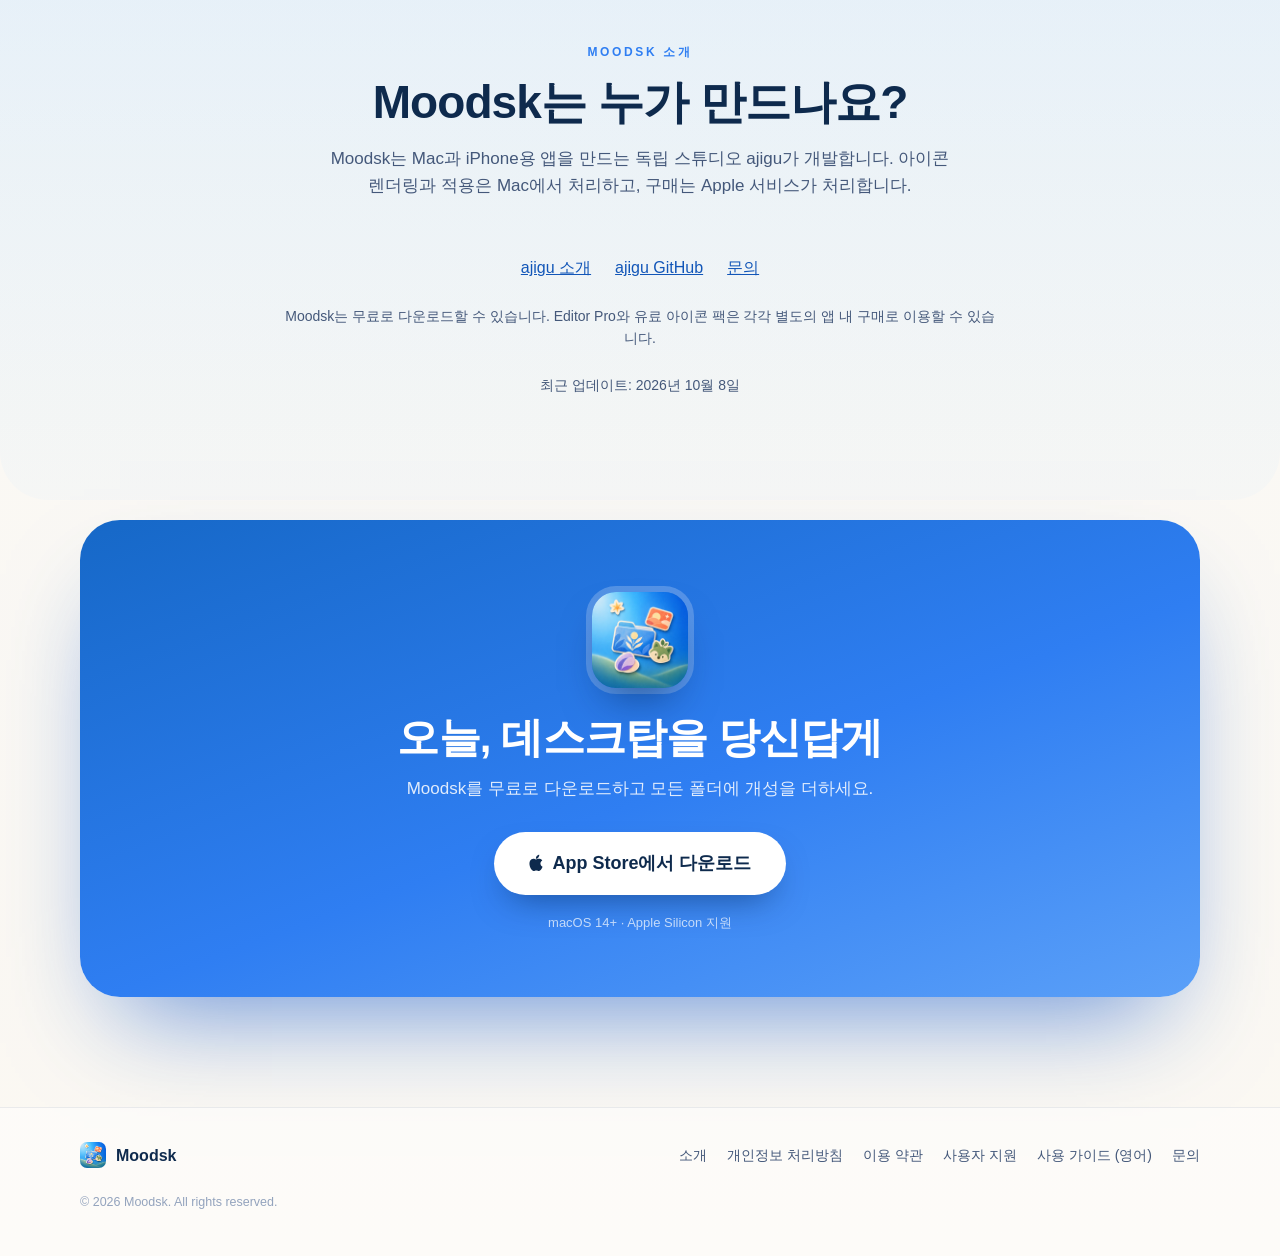
<file: ko/index.html>
<!DOCTYPE html>
<html lang="ko" data-locale="ko">
<head>
  <meta charset="UTF-8" />
  <meta name="viewport" content="width=device-width, initial-scale=1.0" />
  <meta name="theme-color" content="#eaf5ff" />
  <title>Moodsk — Mac 폴더 아이콘 만들기 및 변경</title>
  <meta name="description" content="Moodsk로 Mac 파일과 폴더 아이콘을 만들고 변경하세요. 이미지, 텍스트, 이모지, SF Symbols로 디자인하고, 한 번에 여러 아이콘을 변경하거나 Finder에서 기본 아이콘으로 복원할 수 있습니다." />
  <link rel="canonical" href="https://moodsk.ajigu.com/ko/" />
  <link rel="alternate" hreflang="en-GB" href="https://moodsk.ajigu.com/" />
    <link rel="alternate" hreflang="zh-Hans" href="https://moodsk.ajigu.com/zh-hans/" />
    <link rel="alternate" hreflang="ja" href="https://moodsk.ajigu.com/ja/" />
    <link rel="alternate" hreflang="ko" href="https://moodsk.ajigu.com/ko/" />
    <link rel="alternate" hreflang="x-default" href="https://moodsk.ajigu.com/" />
  <meta property="og:title" content="Moodsk — Mac 폴더 아이콘 만들기 및 변경" />
  <meta property="og:description" content="Moodsk로 Mac 파일과 폴더 아이콘을 만들고 변경하세요. 이미지, 텍스트, 이모지, SF Symbols로 디자인하고, 한 번에 여러 아이콘을 변경하거나 Finder에서 기본 아이콘으로 복원할 수 있습니다." />
  <meta property="og:image" content="https://moodsk.ajigu.com/assets/og-image.jpg" />
  <meta property="og:type" content="website" />
  <meta property="og:url" content="https://moodsk.ajigu.com/ko/" />
  <meta property="og:locale" content="ko_KR" />
  <meta property="og:site_name" content="Moodsk" />
  <meta name="twitter:card" content="summary_large_image" />
  <meta name="twitter:title" content="Moodsk — Mac 폴더 아이콘 만들기 및 변경" />
  <meta name="twitter:description" content="Moodsk로 Mac 파일과 폴더 아이콘을 만들고 변경하세요. 이미지, 텍스트, 이모지, SF Symbols로 디자인하고, 한 번에 여러 아이콘을 변경하거나 Finder에서 기본 아이콘으로 복원할 수 있습니다." />
  <link rel="icon" type="image/png" href="../assets/favicon.png" />
  <link rel="apple-touch-icon" href="../assets/apple-touch-icon.png" />
  <script type="application/ld+json">
{
  "@context": "https://schema.org",
  "@graph": [
    {
      "@type": "SoftwareApplication",
      "@id": "https://moodsk.ajigu.com/#app",
      "name": "Moodsk",
      "operatingSystem": "macOS",
      "applicationCategory": "UtilitiesApplication",
      "description": "Moodsk로 Mac 파일과 폴더 아이콘을 만들고 변경하세요. 이미지, 텍스트, 이모지, SF Symbols로 디자인하고, 한 번에 여러 아이콘을 변경하거나 Finder에서 기본 아이콘으로 복원할 수 있습니다.",
      "offers": {
        "@type": "Offer",
        "price": "0",
        "priceCurrency": "USD"
      },
      "url": "https://moodsk.ajigu.com/",
      "author": {
        "@id": "https://ajigu.com/#organization"
      },
      "sameAs": [
        "https://apps.apple.com/app/id6752535811"
      ],
      "image": "https://moodsk.ajigu.com/assets/og-image.jpg"
    },
    {
      "@type": "WebSite",
      "@id": "https://moodsk.ajigu.com/#website",
      "name": "Moodsk",
      "url": "https://moodsk.ajigu.com/",
      "inLanguage": [
        "en-GB",
        "zh-Hans",
        "ja",
        "ko"
      ],
      "publisher": {
        "@id": "https://ajigu.com/#organization"
      }
    },
    {
      "@type": "WebPage",
      "@id": "https://moodsk.ajigu.com/ko/#webpage",
      "name": "Moodsk — Mac 폴더 아이콘 만들기 및 변경",
      "url": "https://moodsk.ajigu.com/ko/",
      "inLanguage": "ko",
      "dateModified": "2026-10-08",
      "isPartOf": {
        "@id": "https://moodsk.ajigu.com/#website"
      },
      "author": {
        "@id": "https://ajigu.com/#organization"
      },
      "mainEntity": {
        "@id": "https://moodsk.ajigu.com/#app"
      }
    },
    {
      "@type": "Organization",
      "@id": "https://ajigu.com/#organization",
      "name": "ajigu",
      "url": "https://ajigu.com/",
      "logo": "https://ajigu.com/assets/logo.png",
      "sameAs": [
        "https://github.com/Ajigu-Studio"
      ]
    }
  ]
}
  </script>
    <script type="application/ld+json">
  {
    "@context": "https://schema.org",
    "@type": "FAQPage",
    "inLanguage": "ko",
    "mainEntity": [
      { "@type": "Question", "name": "어떤 Mac에서 사용할 수 있나요?", "acceptedAnswer": { "@type": "Answer", "text": "Moodsk는 macOS 14 이상에서 작동하며 Apple Silicon Mac도 지원합니다." } },
      { "@type": "Question", "name": "아이콘은 무엇으로 만들 수 있나요?", "acceptedAnswer": { "@type": "Answer", "text": "내 이미지(PNG, JPG, HEIC, SVG)를 가져오거나 수천 개의 SF Symbols에서 고르거나 텍스트와 이모지로 구성할 수 있습니다. 엄선된 아이콘 팩도 포함되어 있습니다." } },
      { "@type": "Question", "name": "원래 아이콘으로 되돌리려면?", "acceptedAnswer": { "@type": "Answer", "text": "파일을 Moodsk에 다시 드래그하면 복원됩니다. 내장 Finder 확장을 사용하면 Finder에서 오른쪽 클릭 한 번으로 복원되며, 다중 선택 일괄 복원도 지원합니다." } },
      { "@type": "Question", "name": "파일이 어딘가로 업로드되나요?", "acceptedAnswer": { "@type": "Answer", "text": "아니요. Moodsk는 Mac에서 아이콘을 렌더링하고 적용하며 파일이나 디자인을 업로드하지 않습니다. 앱 내 구매는 Apple 서비스가 처리합니다." } }
    ]
  }
  </script>
  <link rel="stylesheet" href="../styles.css?v=2" />
</head>
<body>

  <!-- ============ Navigation ============ -->
  <header class="nav" id="top">
    <div class="nav-inner">
      <a class="brand" href="../" aria-label="Moodsk 홈">
        <img class="brand-icon" src="../assets/appicon.jpg" alt="Moodsk 앱 아이콘" />
        <span class="brand-name">Moodsk</span>
      </a>
      <a class="by-ajigu" href="https://ajigu.com/" rel="noopener noreferrer"><img src="../assets/ajigu-logo.png" alt="" />by ajigu</a>
      <nav class="nav-links" aria-label="기본 탐색">
        <a href="#features">기능</a>
        <a href="#editor">편집기</a>
        <a href="#replace">일괄 교체</a>
        <a href="#packs">아이콘 팩</a>
        <a href="#faq">자주 묻는 질문</a>
        <a href="../tutorials/">사용 가이드 (영어)</a>
      </nav>
            <details class="language-switcher">
        <summary aria-label="언어 선택"><span aria-hidden="true">◎</span> <span class="language-current">한국어</span></summary>
        <div class="language-menu">
          <a data-language="en-GB" href="../" lang="en-GB">English</a>
          <a data-language="zh-Hans" href="../zh-hans/" lang="zh-Hans">简体中文</a>
          <a data-language="ja" href="../ja/" lang="ja">日本語</a>
          <a data-language="ko" href="../ko/" lang="ko" aria-current="page">한국어</a>
        </div>
      </details>
      <a class="btn btn-primary btn-sm" href="https://apps.apple.com/kr/app/moodsk-%ED%8F%B4%EB%8D%94-%EC%95%84%EC%9D%B4%EC%BD%98-%EB%A7%8C%EB%93%A4%EA%B8%B0/id6752535811?mt=12">
        <svg class="apple-logo" viewBox="0 0 14 17" aria-hidden="true"><path d="M11.62 9.06c.02 2.28 2 3.04 2.02 3.05-.02.05-.32 1.08-1.05 2.14-.63.92-1.29 1.83-2.32 1.85-1.02.02-1.34-.6-2.5-.6-1.17 0-1.53.58-2.5.62-1 .04-1.76-.99-2.4-1.9C1.6 12.4.6 8.85 1.9 6.46c.64-1.19 1.79-1.94 3.04-1.96.95-.02 1.85.64 2.5.64.64 0 1.77-.79 3.05-.67.52.02 1.98.21 2.92 1.58-.08.05-1.76 1.03-1.79 3.01zM9.72 3.25c.55-.67.93-1.6.82-2.52-.8.03-1.76.53-2.33 1.2-.52.6-.97 1.55-.85 2.47.89.07 1.8-.45 2.36-1.15z"/></svg>
        App Store에서 다운로드
      </a>
    </div>
  </header>

  <main id="main-content">
  <!-- ============ Hero ============ -->
  <section class="hero">
    <div class="hero-bg" aria-hidden="true">
      <div class="glow glow-blue"></div>
      <div class="glow glow-orange"></div>
      <div class="glow glow-green"></div>
    </div>

    <div class="container hero-inner">
      <p class="eyebrow reveal">CUSTOM ICONS FOR MAC &amp; FINDER</p>
      <h1 class="hero-title reveal">Mac 폴더 아이콘을<br /><span class="grad">나만의 스타일로.</span></h1>
      <p class="hero-sub reveal">
        이미지, 텍스트, 이모지, SF Symbols로 파일과 폴더 아이콘을 만드세요. 하나씩 또는 한꺼번에 변경하고, Finder에서 언제든 기본 아이콘으로 복원할 수 있습니다.
      </p>
      <div class="hero-actions reveal">
        <a class="btn btn-primary" href="https://apps.apple.com/kr/app/moodsk-%ED%8F%B4%EB%8D%94-%EC%95%84%EC%9D%B4%EC%BD%98-%EB%A7%8C%EB%93%A4%EA%B8%B0/id6752535811?mt=12">
          <svg class="apple-logo" viewBox="0 0 14 17" aria-hidden="true"><path d="M11.62 9.06c.02 2.28 2 3.04 2.02 3.05-.02.05-.32 1.08-1.05 2.14-.63.92-1.29 1.83-2.32 1.85-1.02.02-1.34-.6-2.5-.6-1.17 0-1.53.58-2.5.62-1 .04-1.76-.99-2.4-1.9C1.6 12.4.6 8.85 1.9 6.46c.64-1.19 1.79-1.94 3.04-1.96.95-.02 1.85.64 2.5.64.64 0 1.77-.79 3.05-.67.52.02 1.98.21 2.92 1.58-.08.05-1.76 1.03-1.79 3.01zM9.72 3.25c.55-.67.93-1.6.82-2.52-.8.03-1.76.53-2.33 1.2-.52.6-.97 1.55-.85 2.47.89.07 1.8-.45 2.36-1.15z"/></svg>
          App Store에서 다운로드
        </a>
        <a class="btn btn-ghost" href="#features">무엇을 할 수 있는지 보기</a>
        <a class="btn btn-ghost" href="../tutorials/">사용 가이드 읽기 (영어)</a>
      </div>
      <p class="hero-meta reveal">macOS 14+ &nbsp;·&nbsp; 简体中文 / English / 日本語 / 한국어 &nbsp;·&nbsp; 온디바이스 처리, 프라이버시 우선</p>

      <div class="hero-shot reveal">
        <img class="sticker sticker-a" src="../assets/sticker-folder.png" alt="" aria-hidden="true" />
        <img class="sticker sticker-b" src="../assets/sticker-panda.png" alt="" aria-hidden="true" />
        <img class="sticker sticker-c" src="../assets/sticker-hello.png" alt="" aria-hidden="true" />
        <figure class="window-frame">
          <div class="window-bar">
            <span class="dot dot-r"></span><span class="dot dot-y"></span><span class="dot dot-g"></span>
            <span class="window-title">Moodsk — 둘러보기</span>
          </div>
          <img src="../assets/screens/discovery-hero.jpg" alt="Moodsk 둘러보기 홈: 데스크탑 테마 위의 엄선된 아이콘 팩" />
        </figure>
      </div>
    </div>
  </section>

  <!-- ============ Feature chips strip ============ -->
  <section class="chips-strip" aria-label="아이콘 소재">
    <div class="container chips-row reveal">
      <span class="chip"><span class="chip-dot" style="--c:#f0793c"></span>내 이미지</span>
      <span class="chip"><span class="chip-dot" style="--c:#4a9df6"></span>SF Symbols</span>
      <span class="chip"><span class="chip-dot" style="--c:#8fbf6b"></span>텍스트와 이모지</span>
      <span class="chip"><span class="chip-dot" style="--c:#b794d4"></span>엄선된 아이콘 팩</span>
      <span class="chip"><span class="chip-dot" style="--c:#f2b33d"></span>다섯 가지 스타일 효과</span>
      <span class="chip"><span class="chip-dot" style="--c:#5ec2b8"></span>일괄 적용 및 복원</span>
    </div>
  </section>

  <section class="section product-overview" id="overview">
    <div class="container">
      <header class="section-head">
        <h2>Moodsk란 무엇인가요?</h2>
      </header>
      <div class="answer-summary">
        <p><strong>Moodsk는 파일과 폴더 아이콘을 만들고 변경하는 macOS 앱입니다.</strong> 이미지, SF Symbols, 텍스트, 이모지를 사용할 수 있으며 macOS 14 이상을 지원합니다. 프로젝트 폴더를 쉽게 구별하거나 라벨과 색상이 통일된 아이콘 세트를 만들 수 있습니다.</p>
        <p>빠르게 변경하려면 내장 아이콘을 선택하세요. 이미지, 기호, 텍스트 라벨을 조합하려면 레이어 편집기를 사용하세요. 디자인을 미리 본 뒤 선택한 파일이나 폴더에 적용할 수 있고, 일괄 작업으로 여러 항목에 같은 디자인을 적용할 수 있습니다.</p>
        <p>내장 무료 색상 아이콘은 바로 적용할 수 있습니다. 편집기 출력에는 Editor Pro가 필요하며 유료 아이콘 팩은 별도로 구매합니다. 아이콘을 변경해도 항목의 위치나 이름은 바뀌지 않습니다. 나중에 Moodsk나 Finder 확장으로 기본 아이콘을 복원할 수 있습니다.</p>
        <p>아이콘 렌더링과 적용은 Mac에서 처리되며 파일이나 디자인을 업로드하지 않습니다. 구매는 Apple 서비스가 처리합니다. Finder의 기본 방법과 실제 사용 예시는 아래 가이드를 확인하세요.</p>
      </div>
    </div>
  </section>

  <!-- ============ Features bento ============ -->
  <section class="section" id="features">
    <div class="container">
      <header class="section-head reveal">
        <p class="eyebrow">EVERYTHING YOU NEED</p>
        <h2>폴더 아이콘을 만들고 변경하고 복원하려면?</h2>
        <p class="lede">Moodsk로 파일과 폴더 아이콘을 만들고, 하나 또는 여러 항목에 적용한 뒤 기본 아이콘으로 복원할 수 있습니다. 이미지, SF Symbols, 텍스트 또는 이모지로 시작해 보세요.</p>
      </header>

      <div class="bento">
        <article class="card card-wide reveal">
          <div class="card-copy">
            <h3>보이는 대로 편집하는 레이어 에디터</h3>
            <p>템플릿 + 레이어 방식으로 위치, 크기, 회전, 3D 원근, 불투명도, 모서리 반경을 자유롭게 조합하세요. 변경 사항은 즉시 화면에 반영됩니다.</p>
          </div>
          <figure class="card-shot window-frame window-frame-dark">
            <div class="window-bar">
              <span class="dot dot-r"></span><span class="dot dot-y"></span><span class="dot dot-g"></span>
              <span class="window-title">아이콘 팩 편집기</span>
            </div>
            <img src="../assets/screens/editor.jpg" alt="레이어 캔버스와 팩 사이드바가 있는 Moodsk 아이콘 팩 편집기" loading="lazy" />
          </figure>
        </article>

        <article class="card reveal">
          <div class="card-icon" aria-hidden="true">🖼️</div>
          <h3>풍부한 소재</h3>
          <p>내 이미지를 가져오고, 내장 브라우저에서 SF Symbols를 고르고, 텍스트와 이모지로 개성을 표현할 수 있습니다.</p>
          <div class="style-pills" aria-label="지원 이미지 형식">
            <span class="pill">PNG</span><span class="pill">JPG</span><span class="pill">HEIC</span><span class="pill">SVG</span>
          </div>
        </article>

        <article class="card reveal">
          <div class="card-icon" aria-hidden="true">✨</div>
          <h3>스타일 효과</h3>
          <p>일반, 엠보스, 섀도, 스티커, 네온 다섯 가지 스타일에 색조, 필터, 흰 테두리까지 더했습니다.</p>
          <div class="style-pills" aria-label="Style effects">
            <span class="pill">엠보스</span><span class="pill">섀도</span><span class="pill">스티커</span><span class="pill">네온</span>
          </div>
        </article>

        <article class="card reveal">
          <div class="card-icon" aria-hidden="true">🗂️</div>
          <h3>팩 전체 한 번에 편집</h3>
          <p>한 번 편집하면 아이콘 팩 전체가 업데이트됩니다. 열 개 폴더의 텍스트와 색을 한 번에 통일하세요.</p>
        </article>

        <article class="card reveal">
          <div class="card-icon" aria-hidden="true">⚡</div>
          <h3>일괄 적용 / 복원</h3>
          <p>여러 항목을 대기열에 넣어 하나의 디자인을 한꺼번에 적용하거나, 진행 상황을 보며 기본 아이콘을 일괄 복원할 수 있습니다.</p>
        </article>
      </div>
    </div>
  </section>

  <!-- ============ Editor dark showcase ============ -->
  <section class="section section-dark" id="editor">
    <div class="container">
      <header class="section-head reveal">
        <p class="eyebrow eyebrow-light">LAYER-BASED EDITOR</p>
        <h2>나만의 폴더 아이콘은 어떻게 디자인하나요?</h2>
        <p class="lede lede-light">이미지, 심볼, 텍스트를 자유롭게 겹쳐 보세요. 글꼴 종류와 굵기, 자동 크기, 테두리와 효과까지 — 모든 디테일은 당신의 몫입니다.</p>
      </header>

      <div class="editor-grid">
        <figure class="window-frame window-frame-dark editor-shot reveal">
          <div class="window-bar">
            <span class="dot dot-r"></span><span class="dot dot-y"></span><span class="dot dot-g"></span>
            <span class="window-title">Work — 아이콘 팩 편집기</span>
          </div>
          <img src="../assets/screens/editor-text.jpg" alt="편집기에서 아이콘 팩 전체에 Work 텍스트 레이어 추가하기" loading="lazy" />
        </figure>

        <ul class="editor-points">
          <li class="reveal"><strong>실시간 미리보기</strong><span>선택한 레이어가 강조되고, 크기를 조절하면 테두리와 모서리 가이드가 나타납니다.</span></li>
          <li class="reveal"><strong>자동 크기 조절</strong><span>텍스트가 컨테이너에 맞춰 조절되어 제목도 모노그램도 늘 딱 맞습니다.</span></li>
          <li class="reveal"><strong>실행 취소 / 다시 실행</strong><span>편집과 레이어 순서 모두 되돌릴 수 있어 마음껏 시도해도 안전합니다.</span></li>
          <li class="reveal"><strong>선명한 내보내기</strong><span>아이콘은 4배 렌더링되어 Finder와 데스크탑에서도 또렷합니다.</span></li>
        </ul>
      </div>
    </div>
  </section>

  <!-- ============ Workflow ============ -->
  <section class="section">
    <div class="container">
      <header class="section-head reveal">
        <p class="eyebrow">THREE SIMPLE STEPS</p>
        <h2>Mac에서 폴더 아이콘을 어떻게 바꾸나요?</h2>
        <p class="lede">아이콘을 선택하고 디자인을 조정한 다음 선택한 파일이나 폴더에 적용하세요. 일괄 교체도 지원하므로 여러 항목에 같은 디자인을 사용할 수 있습니다.</p>
      </header>
      <ol class="steps">
        <li class="step reveal">
          <span class="step-num" aria-hidden="true">01</span>
          <h3>소재 고르기</h3>
          <p>엄선된 아이콘 팩을 열거나 내 이미지, SF Symbols, 텍스트를 가져오세요.</p>
        </li>
        <li class="step reveal">
          <span class="step-num" aria-hidden="true">02</span>
          <h3>스타일 다듬기</h3>
          <p>색상, 크기, 모서리 반경, 효과를 조정하며 매 레이어를 실시간으로 완성합니다.</p>
        </li>
        <li class="step reveal">
          <span class="step-num" aria-hidden="true">03</span>
          <h3>적용 또는 복원</h3>
          <p>드래그 앤 드롭으로 하나씩 교체하거나, 일괄 적용하고, 한 번의 클릭으로 기본값을 복원하세요.</p>
        </li>
      </ol>
      <p class="source-note">Mac의 기본 기능을 쓰고 싶으신가요? Apple 공식 가이드에서 정보 가져오기 창에 사용자 지정 아이콘을 복사하고 붙여넣는 방법을 확인하세요: <a href="https://support.apple.com/ko-kr/guide/mac-help/mchlp2313/mac">Mac에서 파일 또는 폴더 아이콘 변경하기</a>.</p>
      <blockquote class="source-quote">
        <p><q>파일이나 폴더의 사용자 설정 아이콘을 선택할 수 있습니다.</q></p>
        <footer>Apple, <cite><a href="https://support.apple.com/ko-kr/guide/mac-help/mchlp2313/mac">Mac 사용 설명서</a></cite></footer>
      </blockquote>
    </div>
  </section>

  <!-- ============ Quick replace ============ -->
  <section class="section section-tint" id="replace">
    <div class="container split">
      <div class="split-copy reveal">
        <p class="eyebrow">DRAG &amp; DROP</p>
        <h2>폴더 아이콘을 한 번에 변경하려면?</h2>
        <p class="lede">파일이나 폴더를 창으로 드래그하면 손을 떼는 순간 아이콘이 교체됩니다. 아이콘이 설정된 새 폴더를 내보낼 수도 있습니다.</p>
        <ul class="tick-list">
          <li>단일·다중 드래그 모두 지원, 시스템 열기 패널 사용 가능</li>
          <li>흰 테두리 스위치로 밝은 배경화면에서도 잘 보임</li>
          <li>교체 전에 이전 아이콘을 지워 잔상이 남지 않습니다</li>
        </ul>
        <div class="finder-note reveal">
          <span class="finder-badge" aria-hidden="true"> Finder</span>
          <p>내장 Finder 확장: Finder에서 파일을 오른쪽 클릭해 한 번에 기본 아이콘으로 복원하고, 다중 선택 일괄 복원도 지원합니다.</p>
        </div>
      </div>
      <figure class="window-frame split-shot reveal">
        <div class="window-bar">
          <span class="dot dot-r"></span><span class="dot dot-y"></span><span class="dot dot-g"></span>
          <span class="window-title">색상 — 즉시 교체</span>
        </div>
        <img src="../assets/screens/quick-replace.jpg" alt="파일이나 폴더를 드롭해 즉시 아이콘을 교체하는 화면" loading="lazy" />
      </figure>
    </div>
  </section>

  <!-- ============ Packs ============ -->
  <section class="section" id="packs">
    <div class="container">
      <header class="section-head reveal">
        <p class="eyebrow">CURATED PACKS</p>
        <h2>데스크탑을 위해 엄선한 아이콘 팩</h2>
        <p class="lede">어떤 아이콘이든 열어 당신 것으로 만드세요 — 텍스트를 바꾸고, 색을 바꾸고, 배지를 더하세요. 모두 자유입니다.</p>
      </header>

      <div class="packs">
        <article class="pack reveal">
          <div class="pack-art"><img src="../assets/pack-basic.jpg" alt="기본 아이콘 팩 미리보기" loading="lazy" /></div>
          <div class="pack-meta">
            <h3>기본</h3><span>엄선 컬렉션 · 무료</span>
          </div>
        </article>
        <article class="pack reveal">
          <div class="pack-art"><img src="../assets/pack-placard.jpg" alt="플래카드 아이콘 팩 미리보기" loading="lazy" /></div>
          <div class="pack-meta">
            <h3>플래카드</h3><span>타이포그래피</span>
          </div>
        </article>
        <article class="pack reveal">
          <div class="pack-art"><img src="../assets/pack-zoo.jpg" alt="만화 낙서 동물원 아이콘 팩 미리보기" loading="lazy" /></div>
          <div class="pack-meta">
            <h3>만화 낙서 동물원</h3><span>일러스트 시리즈</span>
          </div>
        </article>
        <article class="pack reveal">
          <div class="pack-art"><img src="../assets/pack-color.jpg" alt="색상 아이콘 팩 미리보기" loading="lazy" /></div>
          <div class="pack-meta">
            <h3>색상</h3><span>색상 시리즈 · 무료</span>
          </div>
        </article>
      </div>
    </div>
  </section>

  <!-- ============ Privacy strip ============ -->
  <section class="privacy">
    <div class="container privacy-row reveal">
      <div class="privacy-item"><span aria-hidden="true">🔒</span><strong>온디바이스 전용</strong><small>렌더링과 아이콘 적용은 로컬에서 처리됩니다. 파일과 디자인은 업로드하지 않습니다.</small></div>
      <div class="privacy-item"><span aria-hidden="true">🌗</span><strong>라이트 / 다크 대응</strong><small>시스템 외관에 따라 흐린 유리 질감과 모션으로 함께 바뀝니다.</small></div>
      <div class="privacy-item"><span aria-hidden="true">🌐</span><strong>네 가지 언어</strong><small>简体中文·English·日本語·한국어를 기본 지원합니다.</small></div>
    </div>
  </section>

  <!-- ============ FAQ ============ -->
  <section class="section faq-section" id="faq">
    <div class="container">
      <header class="section-head reveal">
        <p class="eyebrow">자주 묻는 질문</p>
        <h2>궁금증을 해소해 드립니다</h2>
      </header>
      <div class="faq-list reveal">
        <details>
          <summary><h3>어떤 Mac에서 사용할 수 있나요?</h3></summary>
          <p>Moodsk는 macOS 14 이상에서 작동하며 Apple Silicon Mac도 지원합니다.</p>
        </details>
        <details>
          <summary><h3>아이콘은 무엇으로 만들 수 있나요?</h3></summary>
          <p>내 이미지(PNG, JPG, HEIC, SVG)를 가져오거나 수천 개의 SF Symbols에서 고르거나 텍스트와 이모지로 구성할 수 있습니다. 엄선된 아이콘 팩도 포함되어 있습니다.</p>
        </details>
        <details>
          <summary><h3>원래 아이콘으로 되돌리려면?</h3></summary>
          <p>파일을 Moodsk에 다시 드래그하면 복원됩니다. 내장 Finder 확장을 사용하면 Finder에서 오른쪽 클릭 한 번으로 복원되며, 다중 선택 일괄 복원도 지원합니다.</p>
        </details>
        <details>
          <summary><h3>파일이 어딘가로 업로드되나요?</h3></summary>
          <p>아니요. Moodsk는 Mac에서 아이콘을 렌더링하고 적용하며 파일이나 디자인을 업로드하지 않습니다. 앱 내 구매는 Apple 서비스가 처리합니다.</p>
        </details>
      </div>
    </div>
  </section>

  <section class="section section-tint" id="about">
    <div class="container">
      <header class="section-head">
        <p class="eyebrow">MOODSK 소개</p>
        <h2>Moodsk는 누가 만드나요?</h2>
        <p class="lede">Moodsk는 Mac과 iPhone용 앱을 만드는 독립 스튜디오 ajigu가 개발합니다. 아이콘 렌더링과 적용은 Mac에서 처리하고, 구매는 Apple 서비스가 처리합니다.</p>
      </header>
      <div class="about-links">
        <a href="https://ajigu.com/">ajigu 소개</a>
        <a href="https://github.com/Ajigu-Studio">ajigu GitHub</a>
        <a href="mailto:support@ajigu.com">문의</a>
      </div>
      <p class="source-note">Moodsk는 무료로 다운로드할 수 있습니다. Editor Pro와 유료 아이콘 팩은 각각 별도의 앱 내 구매로 이용할 수 있습니다.</p>
      <p class="source-note">최근 업데이트: <time datetime="2026-10-08">2026년 10월 8일</time></p>
    </div>
  </section>

  <!-- ============ Download CTA ============ -->
  <section class="download" id="download">
    <div class="container download-card reveal">
      <img class="download-icon" src="../assets/appicon.jpg" alt="Moodsk 앱 아이콘" />
      <h2>오늘, 데스크탑을 당신답게</h2>
      <p>Moodsk를 무료로 다운로드하고 모든 폴더에 개성을 더하세요.</p>
      <a class="btn btn-primary btn-lg" href="https://apps.apple.com/kr/app/moodsk-%ED%8F%B4%EB%8D%94-%EC%95%84%EC%9D%B4%EC%BD%98-%EB%A7%8C%EB%93%A4%EA%B8%B0/id6752535811?mt=12">
        <svg class="apple-logo" viewBox="0 0 14 17" aria-hidden="true"><path d="M11.62 9.06c.02 2.28 2 3.04 2.02 3.05-.02.05-.32 1.08-1.05 2.14-.63.92-1.29 1.83-2.32 1.85-1.02.02-1.34-.6-2.5-.6-1.17 0-1.53.58-2.5.62-1 .04-1.76-.99-2.4-1.9C1.6 12.4.6 8.85 1.9 6.46c.64-1.19 1.79-1.94 3.04-1.96.95-.02 1.85.64 2.5.64.64 0 1.77-.79 3.05-.67.52.02 1.98.21 2.92 1.58-.08.05-1.76 1.03-1.79 3.01zM9.72 3.25c.55-.67.93-1.6.82-2.52-.8.03-1.76.53-2.33 1.2-.52.6-.97 1.55-.85 2.47.89.07 1.8-.45 2.36-1.15z"/></svg>
        App Store에서 다운로드
      </a>
      <small class="download-note">macOS 14+ · Apple Silicon 지원</small>
    </div>
  </section>

  </main>
  <!-- ============ Footer ============ -->
  <footer class="footer">
    <div class="container footer-inner">
      <div class="footer-brand">
        <img src="../assets/appicon.jpg" alt="" aria-hidden="true" />
        <span>Moodsk</span>
      </div>
      <nav class="footer-links" aria-label="푸터 링크">
        <a href="about/">소개</a>
        <a href="../privacy/">개인정보 처리방침</a>
        <a href="https://www.apple.com/legal/internet-services/itunes/dev/stdeula/">이용 약관</a>
        <a href="../support/">사용자 지원</a>
        <a href="../tutorials/">사용 가이드 (영어)</a>
        <a href="mailto:support@ajigu.com">문의</a>
      </nav>
      <p class="footer-copy">© 2026 Moodsk. All rights reserved.</p>
    </div>
  </footer>

  <script src="../language.js?v=2" defer></script>
  <script src="../main.js"></script>
</body>
</html>
</file>
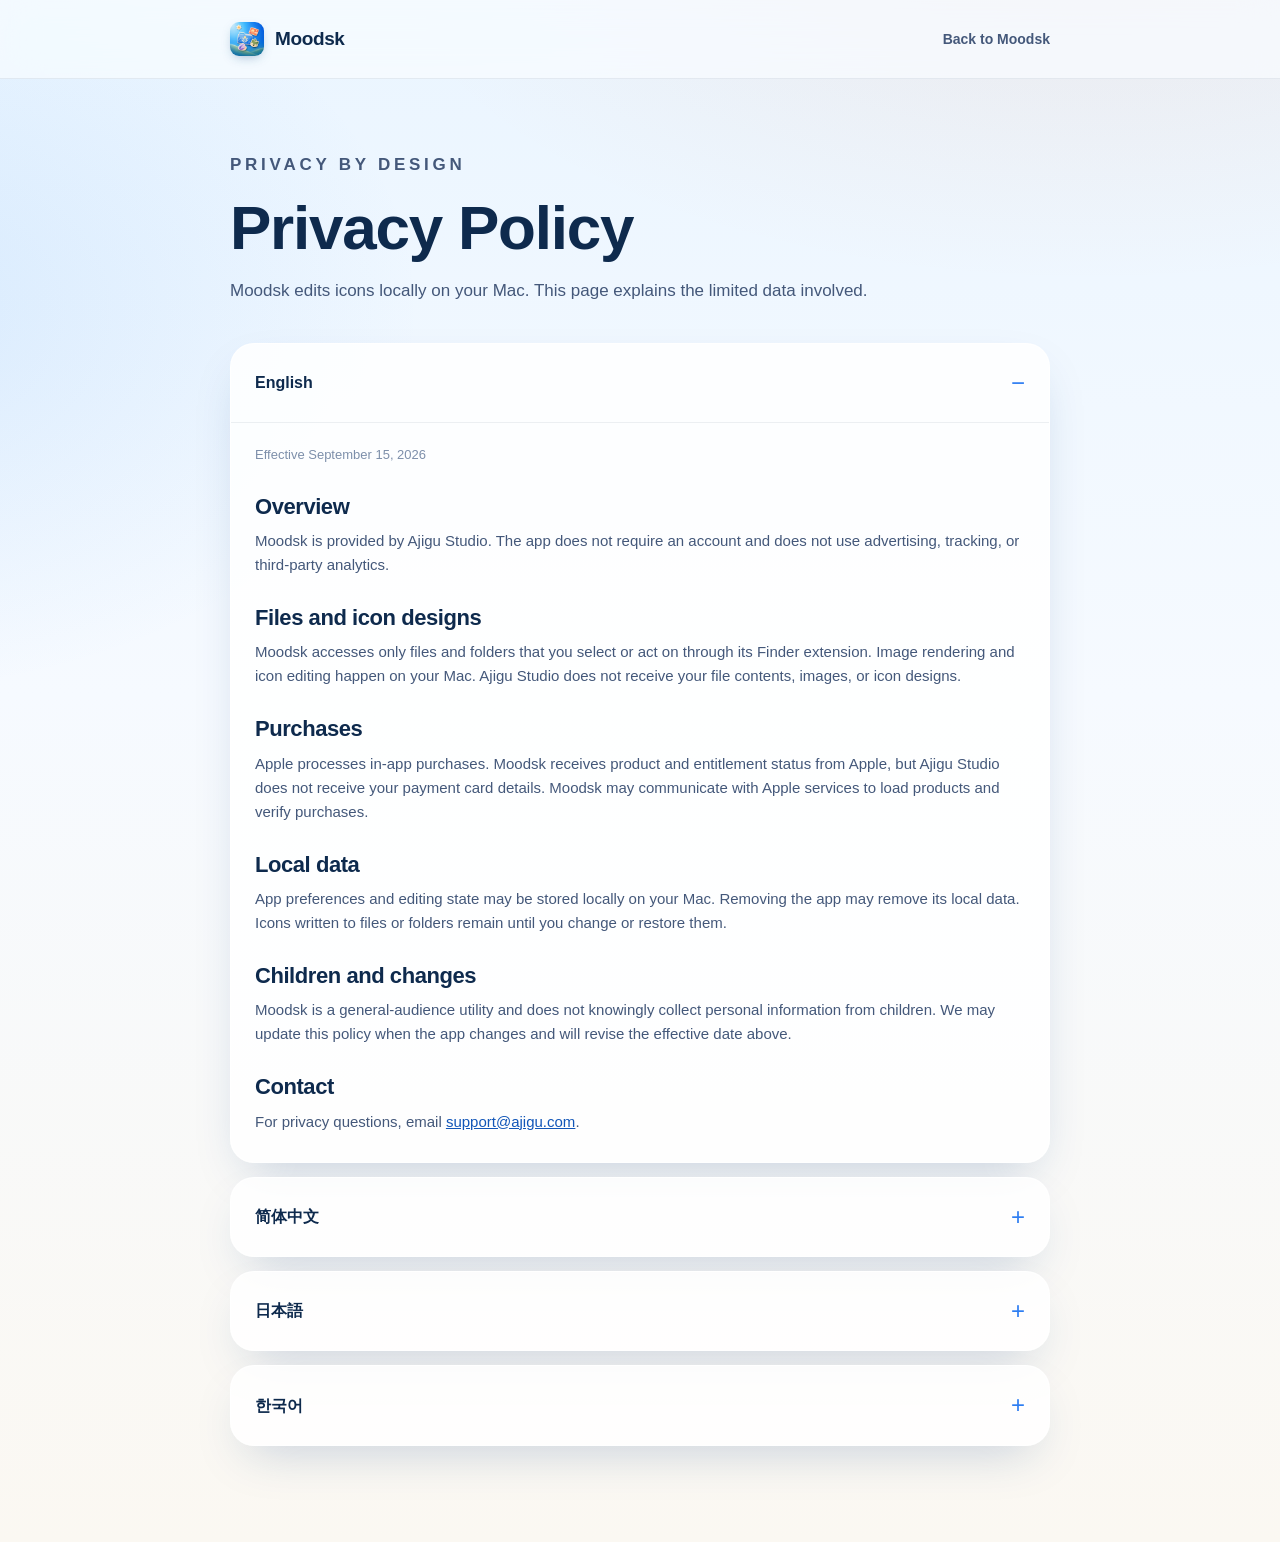
<file: privacy/index.html>
<!DOCTYPE html>
<html lang="en">
<head>
  <meta charset="UTF-8" />
  <meta name="viewport" content="width=device-width, initial-scale=1.0" />
  <title>Moodsk Privacy Policy</title>
  <meta name="description" content="Privacy policy for Moodsk, a private-by-design icon editor for macOS." />
  <link rel="icon" type="image/png" href="../assets/favicon.png" />
  <link rel="stylesheet" href="../styles.css" />
</head>
<body class="legal-page">
  <header class="legal-nav">
    <div class="legal-nav-inner">
      <a class="brand" href="../" aria-label="Moodsk home">
        <img class="brand-icon" src="../assets/appicon.jpg" alt="" />
        <span class="brand-name">Moodsk</span>
      </a>
      <a class="legal-back" href="../">Back to Moodsk</a>
    </div>
  </header>

  <main class="legal-main">
    <header class="legal-heading">
      <p class="eyebrow">PRIVACY BY DESIGN</p>
      <h1>Privacy Policy</h1>
      <p>Moodsk edits icons locally on your Mac. This page explains the limited data involved.</p>
    </header>

    <div class="language-list">
      <details class="language-card" open lang="en">
        <summary>English</summary>
        <div class="legal-content">
          <p class="legal-date">Effective September 15, 2026</p>
          <h2>Overview</h2>
          <p>Moodsk is provided by Ajigu Studio. The app does not require an account and does not use advertising, tracking, or third-party analytics.</p>
          <h2>Files and icon designs</h2>
          <p>Moodsk accesses only files and folders that you select or act on through its Finder extension. Image rendering and icon editing happen on your Mac. Ajigu Studio does not receive your file contents, images, or icon designs.</p>
          <h2>Purchases</h2>
          <p>Apple processes in-app purchases. Moodsk receives product and entitlement status from Apple, but Ajigu Studio does not receive your payment card details. Moodsk may communicate with Apple services to load products and verify purchases.</p>
          <h2>Local data</h2>
          <p>App preferences and editing state may be stored locally on your Mac. Removing the app may remove its local data. Icons written to files or folders remain until you change or restore them.</p>
          <h2>Children and changes</h2>
          <p>Moodsk is a general-audience utility and does not knowingly collect personal information from children. We may update this policy when the app changes and will revise the effective date above.</p>
          <h2>Contact</h2>
          <p>For privacy questions, email <a href="mailto:support@ajigu.com">support@ajigu.com</a>.</p>
        </div>
      </details>

      <details class="language-card" lang="zh-Hans">
        <summary>简体中文</summary>
        <div class="legal-content">
          <p class="legal-date">生效日期：2026 年 9 月 15 日</p>
          <h2>概述</h2>
          <p>Moodsk 由 Ajigu Studio 提供。应用无需账户，不包含广告、跟踪或第三方分析服务。</p>
          <h2>文件与图标设计</h2>
          <p>Moodsk 只会访问你主动选择，或通过访达扩展操作的文件和文件夹。图片渲染与图标编辑均在 Mac 本地完成。Ajigu Studio 不会接收你的文件内容、图片或图标设计。</p>
          <h2>购买</h2>
          <p>App 内购买由 Apple 处理。Moodsk 会从 Apple 获取商品及权益状态，但 Ajigu Studio 不会收到你的支付卡信息。Moodsk 可能会连接 Apple 服务以加载商品和验证购买。</p>
          <h2>本地数据</h2>
          <p>应用偏好设置和编辑状态可能保存在你的 Mac 本地。移除应用可能会同时移除其本地数据。已经写入文件或文件夹的图标会保留，直至你更改或恢复它们。</p>
          <h2>儿童与政策变更</h2>
          <p>Moodsk 是面向一般用户的工具，不会有意收集儿童的个人信息。当应用功能发生变化时，我们可能更新本政策，并同步修改上述生效日期。</p>
          <h2>联系我们</h2>
          <p>如有隐私问题，请发送邮件至 <a href="mailto:support@ajigu.com">support@ajigu.com</a>。</p>
        </div>
      </details>

      <details class="language-card" lang="ja">
        <summary>日本語</summary>
        <div class="legal-content">
          <p class="legal-date">発効日：2026年9月15日</p>
          <h2>概要</h2>
          <p>Moodsk は Ajigu Studio が提供しています。本アプリはアカウントを必要とせず、広告、トラッキング、第三者分析サービスを使用しません。</p>
          <h2>ファイルとアイコンデザイン</h2>
          <p>Moodsk は、ユーザーが選択したファイルやフォルダ、または Finder 機能拡張で操作した項目のみにアクセスします。画像のレンダリングとアイコン編集は Mac 上で行われます。Ajigu Studio がファイルの内容、画像、アイコンデザインを受信することはありません。</p>
          <h2>購入</h2>
          <p>アプリ内購入は Apple が処理します。Moodsk は Apple から製品と利用権の状態を受け取りますが、Ajigu Studio がカード情報を受け取ることはありません。製品の読み込みと購入の確認のため、Moodsk が Apple のサービスと通信する場合があります。</p>
          <h2>ローカルデータ</h2>
          <p>アプリの設定と編集状態は Mac 内に保存される場合があります。アプリを削除するとローカルデータも削除される場合があります。ファイルやフォルダに設定したアイコンは、変更または復元するまで残ります。</p>
          <h2>お子様と変更</h2>
          <p>Moodsk は一般ユーザー向けのユーティリティであり、お子様の個人情報を意図的に収集しません。アプリの変更に応じて本ポリシーを更新し、上記の発効日を改定する場合があります。</p>
          <h2>お問い合わせ</h2>
          <p>プライバシーに関するお問い合わせは <a href="mailto:support@ajigu.com">support@ajigu.com</a> までお送りください。</p>
        </div>
      </details>

      <details class="language-card" lang="ko">
        <summary>한국어</summary>
        <div class="legal-content">
          <p class="legal-date">시행일: 2026년 9월 15일</p>
          <h2>개요</h2>
          <p>Moodsk는 Ajigu Studio에서 제공합니다. 이 앱은 계정이 필요하지 않으며 광고, 추적 또는 제3자 분석 서비스를 사용하지 않습니다.</p>
          <h2>파일 및 아이콘 디자인</h2>
          <p>Moodsk는 사용자가 선택하거나 Finder 확장 프로그램을 통해 작업한 파일과 폴더에만 접근합니다. 이미지 렌더링과 아이콘 편집은 Mac에서 처리됩니다. Ajigu Studio는 파일 내용, 이미지 또는 아이콘 디자인을 전송받지 않습니다.</p>
          <h2>구매</h2>
          <p>앱 내 구입은 Apple에서 처리합니다. Moodsk는 Apple로부터 제품 및 사용 권한 상태를 받지만 Ajigu Studio는 결제 카드 정보를 받지 않습니다. 제품을 불러오고 구매를 확인하기 위해 Moodsk가 Apple 서비스와 통신할 수 있습니다.</p>
          <h2>로컬 데이터</h2>
          <p>앱 환경설정과 편집 상태는 Mac에 로컬로 저장될 수 있습니다. 앱을 제거하면 로컬 데이터도 제거될 수 있습니다. 파일이나 폴더에 적용한 아이콘은 변경하거나 복원할 때까지 유지됩니다.</p>
          <h2>아동 및 변경 사항</h2>
          <p>Moodsk는 일반 사용자를 위한 유틸리티이며 아동의 개인정보를 의도적으로 수집하지 않습니다. 앱이 변경되면 이 정책을 업데이트하고 위 시행일을 수정할 수 있습니다.</p>
          <h2>문의</h2>
          <p>개인정보 관련 문의는 <a href="mailto:support@ajigu.com">support@ajigu.com</a>으로 보내 주세요.</p>
        </div>
      </details>
    </div>
  </main>
</body>
</html>
</file>
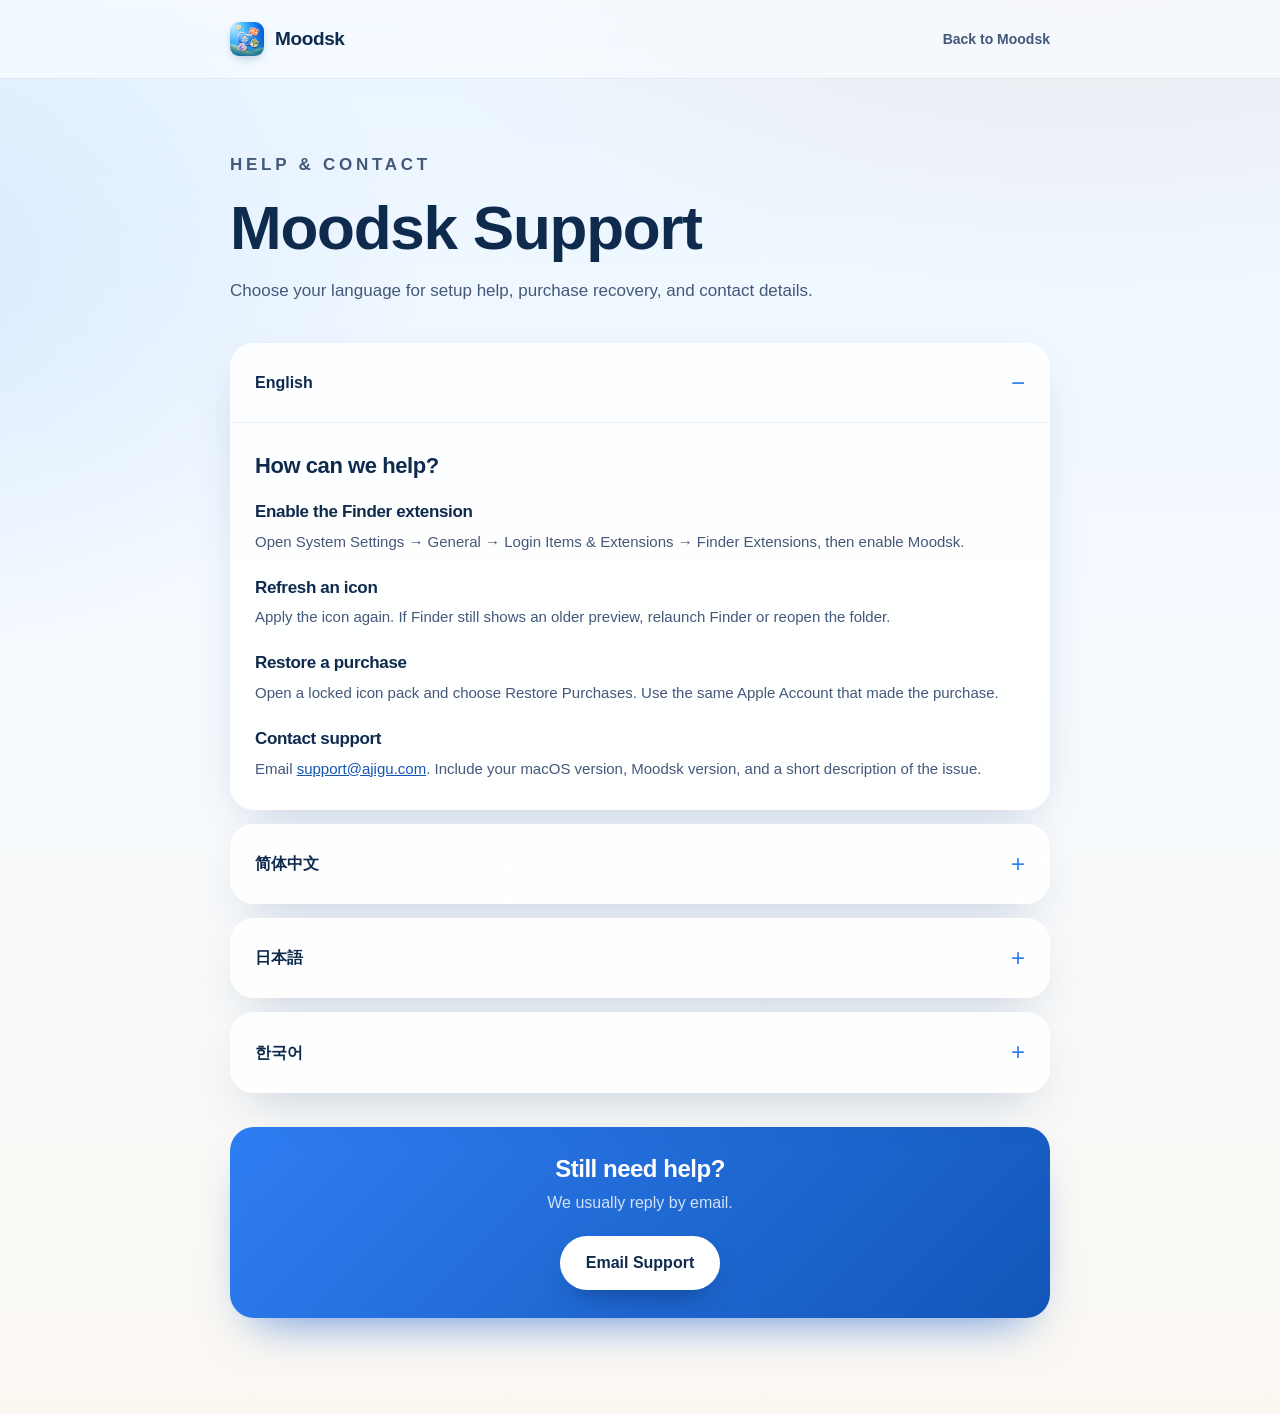
<file: support/index.html>
<!DOCTYPE html>
<html lang="en">
<head>
  <meta charset="UTF-8" />
  <meta name="viewport" content="width=device-width, initial-scale=1.0" />
  <title>Moodsk Support</title>
  <meta name="description" content="Help, troubleshooting, and contact information for Moodsk." />
  <link rel="icon" type="image/png" href="../assets/favicon.png" />
  <link rel="stylesheet" href="../styles.css" />
</head>
<body class="legal-page">
  <header class="legal-nav">
    <div class="legal-nav-inner">
      <a class="brand" href="../" aria-label="Moodsk home">
        <img class="brand-icon" src="../assets/appicon.jpg" alt="" />
        <span class="brand-name">Moodsk</span>
      </a>
      <a class="legal-back" href="../">Back to Moodsk</a>
    </div>
  </header>

  <main class="legal-main">
    <header class="legal-heading">
      <p class="eyebrow">HELP &amp; CONTACT</p>
      <h1>Moodsk Support</h1>
      <p>Choose your language for setup help, purchase recovery, and contact details.</p>
    </header>

    <div class="language-list">
      <details class="language-card" open lang="en">
        <summary>English</summary>
        <div class="legal-content">
          <h2>How can we help?</h2>
          <h3>Enable the Finder extension</h3>
          <p>Open System Settings → General → Login Items &amp; Extensions → Finder Extensions, then enable Moodsk.</p>
          <h3>Refresh an icon</h3>
          <p>Apply the icon again. If Finder still shows an older preview, relaunch Finder or reopen the folder.</p>
          <h3>Restore a purchase</h3>
          <p>Open a locked icon pack and choose Restore Purchases. Use the same Apple Account that made the purchase.</p>
          <h3>Contact support</h3>
          <p>Email <a href="mailto:support@ajigu.com">support@ajigu.com</a>. Include your macOS version, Moodsk version, and a short description of the issue.</p>
        </div>
      </details>

      <details class="language-card" lang="zh-Hans">
        <summary>简体中文</summary>
        <div class="legal-content">
          <h2>需要什么帮助？</h2>
          <h3>启用访达扩展</h3>
          <p>打开“系统设置”→“通用”→“登录项与扩展”→“访达扩展”，然后启用 Moodsk。</p>
          <h3>刷新图标</h3>
          <p>重新应用一次图标。如果访达仍显示旧预览，请重新启动访达或重新打开文件夹。</p>
          <h3>恢复购买</h3>
          <p>打开一个已锁定的图标包并选择“恢复购买”。请使用购买时的同一 Apple 账户。</p>
          <h3>联系支持</h3>
          <p>请发送邮件至 <a href="mailto:support@ajigu.com">support@ajigu.com</a>，并附上 macOS 版本、Moodsk 版本和问题简述。</p>
        </div>
      </details>

      <details class="language-card" lang="ja">
        <summary>日本語</summary>
        <div class="legal-content">
          <h2>サポート</h2>
          <h3>Finder 拡張を有効にする</h3>
          <p>「システム設定」→「一般」→「ログイン項目と機能拡張」→「Finder 機能拡張」を開き、Moodsk を有効にしてください。</p>
          <h3>アイコンを更新する</h3>
          <p>アイコンをもう一度適用してください。Finder に古いプレビューが残る場合は、Finder を再起動するかフォルダを開き直してください。</p>
          <h3>購入を復元する</h3>
          <p>ロックされたアイコンパックを開き、「購入を復元」を選択してください。購入時と同じ Apple Account を使用してください。</p>
          <h3>お問い合わせ</h3>
          <p><a href="mailto:support@ajigu.com">support@ajigu.com</a> までメールでお問い合わせください。macOS と Moodsk のバージョン、問題の概要をご記載ください。</p>
        </div>
      </details>

      <details class="language-card" lang="ko">
        <summary>한국어</summary>
        <div class="legal-content">
          <h2>무엇을 도와드릴까요?</h2>
          <h3>Finder 확장 프로그램 활성화</h3>
          <p>시스템 설정 → 일반 → 로그인 항목 및 확장 프로그램 → Finder 확장 프로그램에서 Moodsk를 활성화하세요.</p>
          <h3>아이콘 새로 고침</h3>
          <p>아이콘을 다시 적용하세요. Finder에 이전 미리보기가 계속 표시되면 Finder를 재실행하거나 폴더를 다시 여세요.</p>
          <h3>구매 복원</h3>
          <p>잠긴 아이콘 팩을 열고 구매 복원을 선택하세요. 구매할 때 사용한 동일한 Apple Account를 사용해야 합니다.</p>
          <h3>지원 문의</h3>
          <p><a href="mailto:support@ajigu.com">support@ajigu.com</a>으로 이메일을 보내 주세요. macOS 버전, Moodsk 버전, 문제에 대한 간단한 설명을 포함해 주세요.</p>
        </div>
      </details>
    </div>

    <section class="support-contact">
      <h2>Still need help?</h2>
      <p>We usually reply by email.</p>
      <a class="btn btn-primary" href="mailto:support@ajigu.com">Email Support</a>
    </section>
  </main>
</body>
</html>
</file>
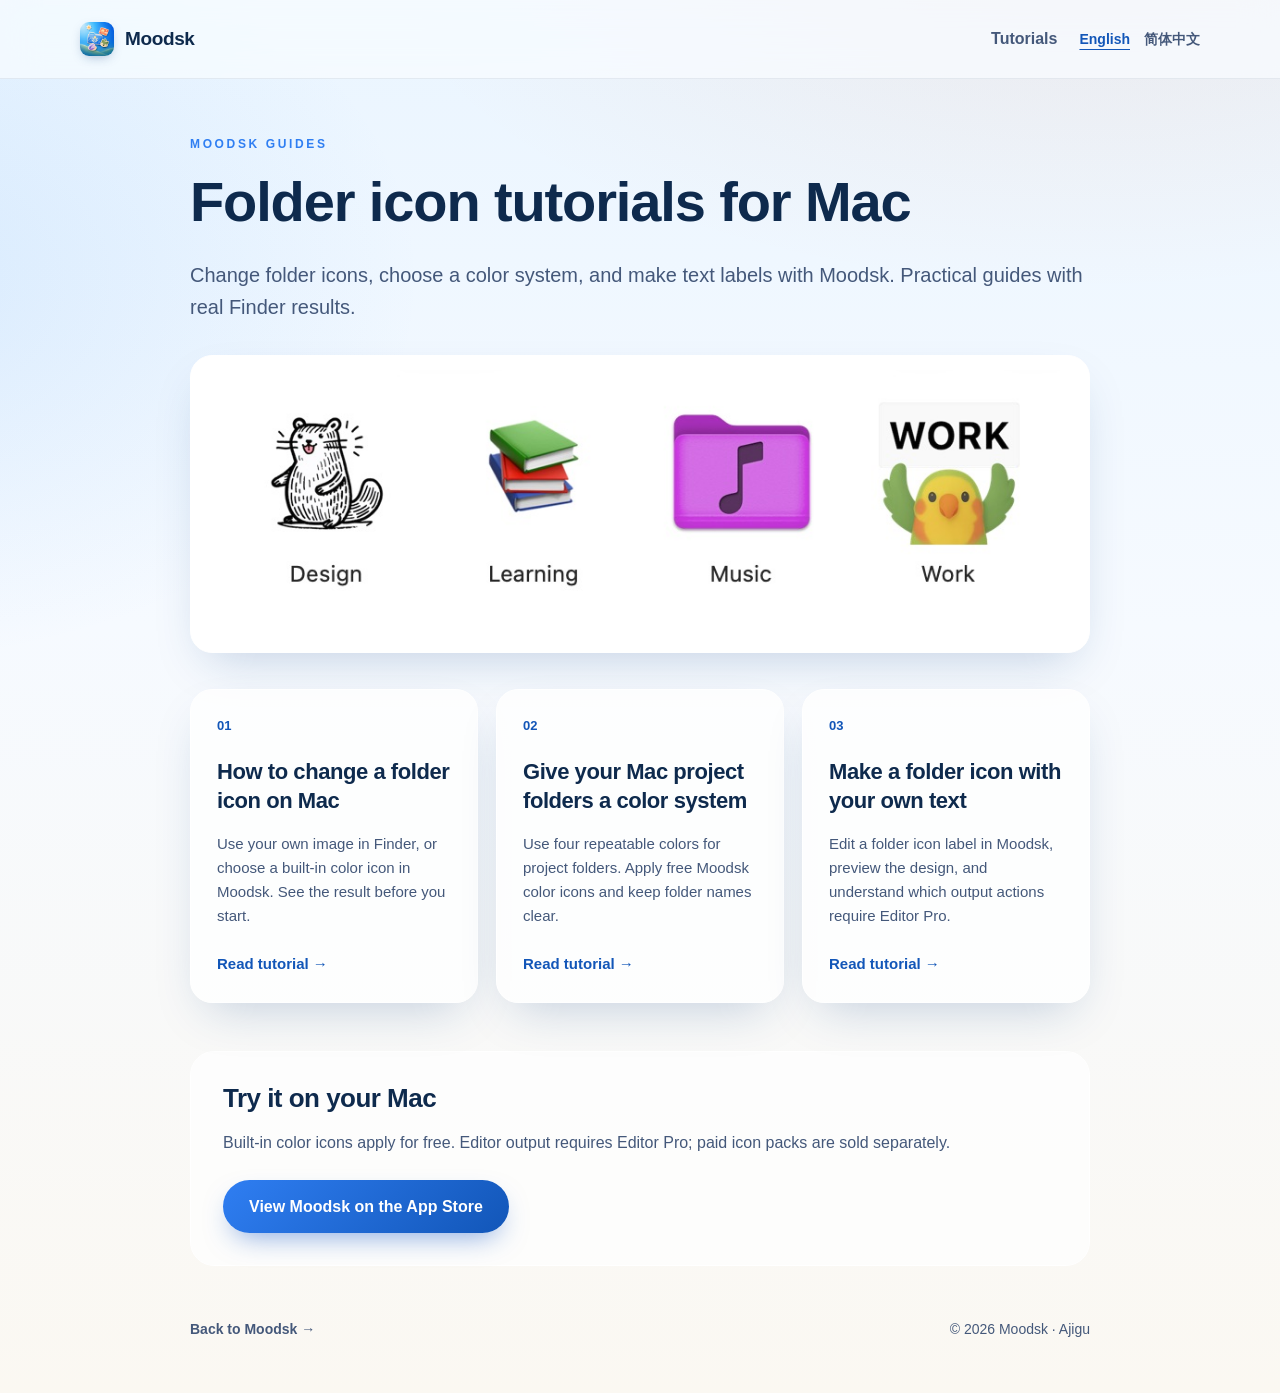
<file: tutorials/index.html>
<!DOCTYPE html>
<html lang="en-GB">
<head>
<meta charset="utf-8"/><meta name="viewport" content="width=device-width,initial-scale=1"/>
<title>Folder icon tutorials for Mac | Moodsk</title><meta name="description" content="Change folder icons, choose a color system, and make text labels with Moodsk. Practical guides with real Finder results."/>
<link rel="canonical" href="https://moodsk.ajigu.com/tutorials/"/>
<link rel="alternate" hreflang="en-GB" href="https://moodsk.ajigu.com/tutorials/"/>
<link rel="alternate" hreflang="zh-Hans" href="https://moodsk.ajigu.com/zh-hans/tutorials/"/>
<link rel="alternate" hreflang="x-default" href="https://moodsk.ajigu.com/tutorials/"/>
<meta property="og:title" content="Folder icon tutorials for Mac"/><meta property="og:description" content="Change folder icons, choose a color system, and make text labels with Moodsk. Practical guides with real Finder results."/>
<meta property="og:type" content="website"/><meta property="og:url" content="https://moodsk.ajigu.com/tutorials/"/><meta property="og:locale" content="en_GB"/>
<meta property="og:image" content="https://moodsk.ajigu.com/assets/og-image.jpg"/><meta name="twitter:card" content="summary_large_image"/>
<link rel="icon" href="/assets/favicon.png"/><link rel="stylesheet" href="/styles.css?v=2"/><link rel="stylesheet" href="/tutorials.css?v=1"/>
<script type="application/ld+json">{"@context":"https://schema.org","@type":"CollectionPage","name":"Folder icon tutorials for Mac","inLanguage":"en-GB","url":"https://moodsk.ajigu.com/tutorials/","hasPart":[{"@type":"Article","headline":"How to change a folder icon on Mac","url":"https://moodsk.ajigu.com/tutorials/change-folder-icons-on-mac/"},{"@type":"Article","headline":"Give your Mac project folders a color system","url":"https://moodsk.ajigu.com/tutorials/folder-color-system-on-mac/"},{"@type":"Article","headline":"Make a folder icon with your own text","url":"https://moodsk.ajigu.com/tutorials/folder-icons-with-text/"}]}</script>
</head>
<body class="tutorial-page">
<header class="legal-nav"><div class="legal-nav-inner"><a class="brand" href="/?lang=en"><img class="brand-icon" src="/assets/appicon.jpg" alt="" width="34" height="34"/><span class="brand-name">Moodsk</span></a><nav class="tutorial-nav" aria-label="Tutorials"><a href="/tutorials/">Tutorials</a><div class="tutorial-languages"><a href="/tutorials/" lang="en-GB" hreflang="en-GB" aria-current="page">English</a><a href="/zh-hans/tutorials/" lang="zh-Hans" hreflang="zh-Hans">简体中文</a></div></nav></div></header>
<main class="tutorial-main"><header class="tutorial-heading"><p class="eyebrow">MOODSK GUIDES</p><h1>Folder icon tutorials for Mac</h1><p class="tutorial-lede">Change folder icons, choose a color system, and make text labels with Moodsk. Practical guides with real Finder results.</p></header><figure class="guide-hero"><img src="/assets/tutorials/finder-after-detail.svg" alt="Four real Finder folders with illustration, emoji, music, and text icons" width="940" height="290"/></figure><div class="guide-cards"><a class="guide-card" href="/tutorials/change-folder-icons-on-mac/"><span class="guide-number">01</span><h3>How to change a folder icon on Mac</h3><p>Use your own image in Finder, or choose a built-in color icon in Moodsk. See the result before you start.</p><span class="guide-read">Read tutorial →</span></a><a class="guide-card" href="/tutorials/folder-color-system-on-mac/"><span class="guide-number">02</span><h3>Give your Mac project folders a color system</h3><p>Use four repeatable colors for project folders. Apply free Moodsk color icons and keep folder names clear.</p><span class="guide-read">Read tutorial →</span></a><a class="guide-card" href="/tutorials/folder-icons-with-text/"><span class="guide-number">03</span><h3>Make a folder icon with your own text</h3><p>Edit a folder icon label in Moodsk, preview the design, and understand which output actions require Editor Pro.</p><span class="guide-read">Read tutorial →</span></a></div>
<aside class="tutorial-cta"><h2>Try it on your Mac</h2><p>Built-in color icons apply for free. Editor output requires Editor Pro; paid icon packs are sold separately.</p><a class="btn btn-primary" href="https://apps.apple.com/gb/app/id6752535811?mt=12">View Moodsk on the App Store</a></aside>
<footer class="tutorial-footer"><a href="/?lang=en">Back to Moodsk →</a><span>© 2026 Moodsk · Ajigu</span></footer>
</main></body></html>
</file>
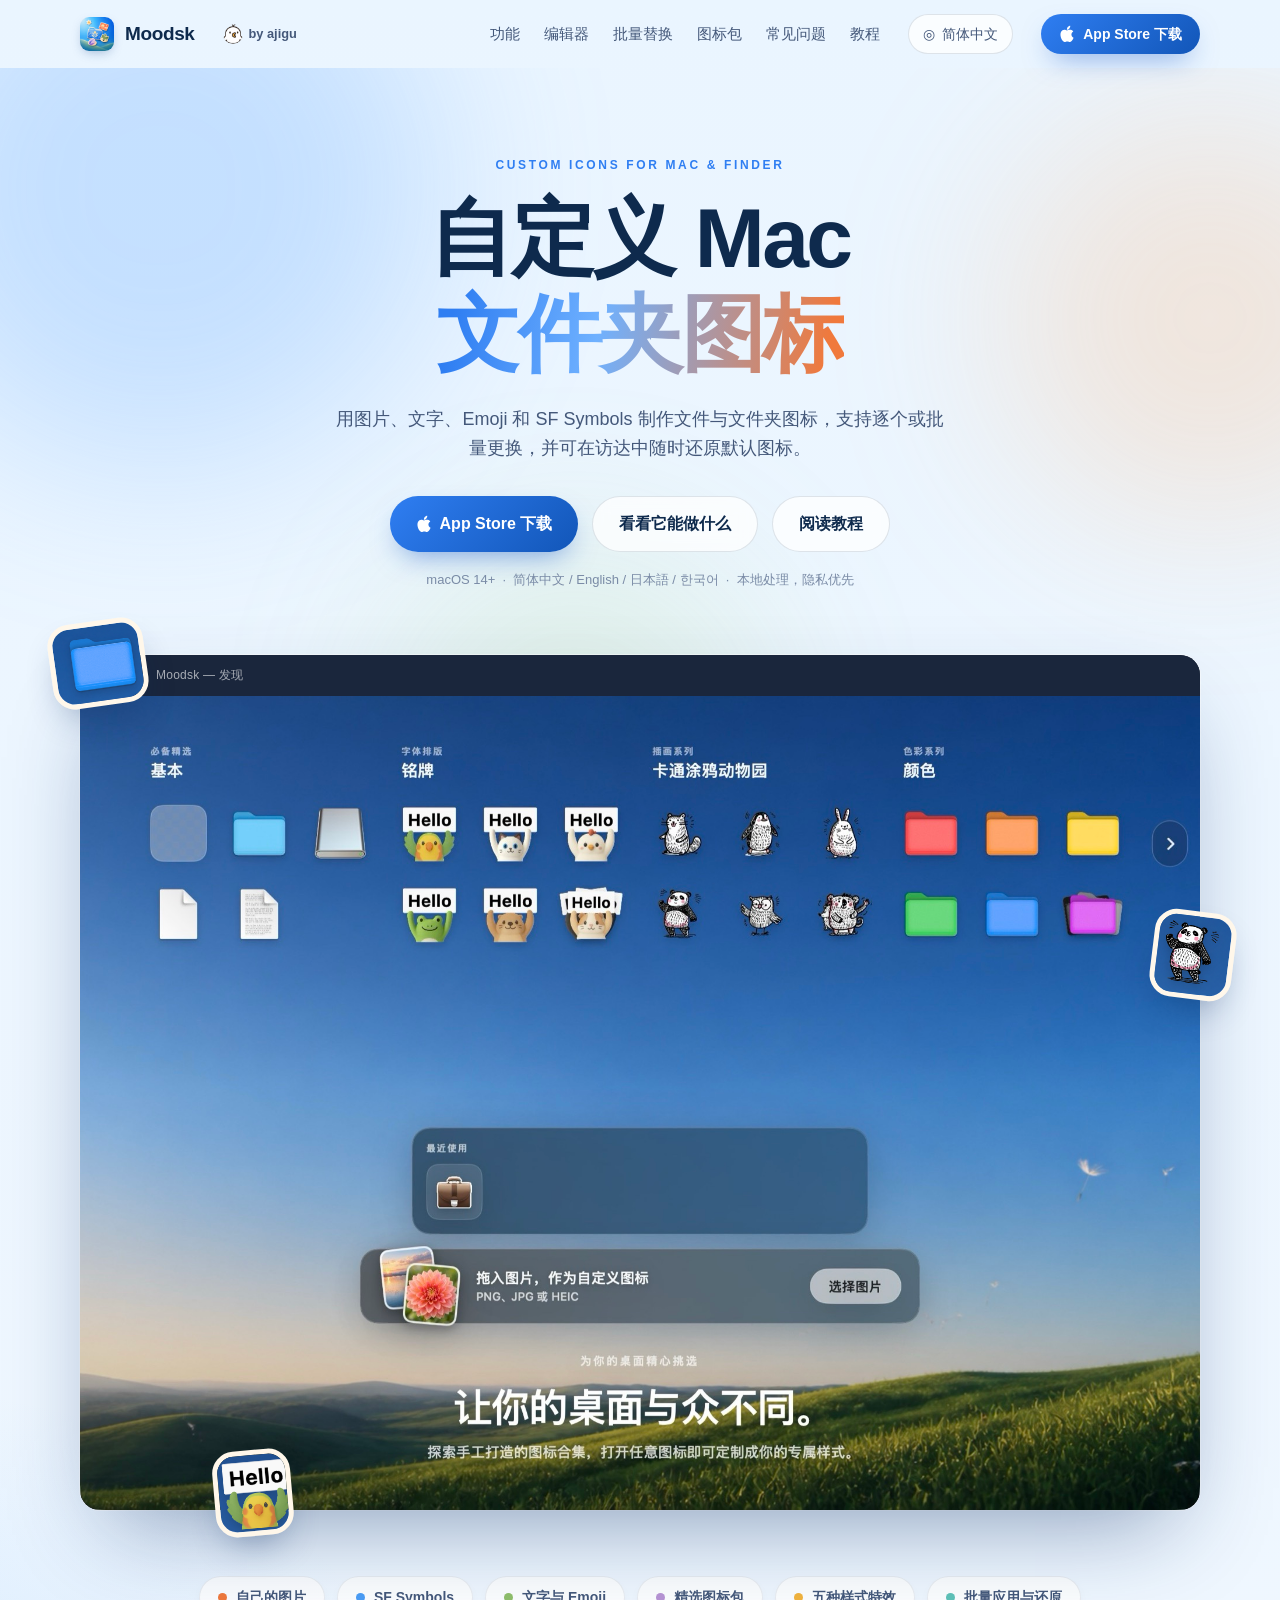
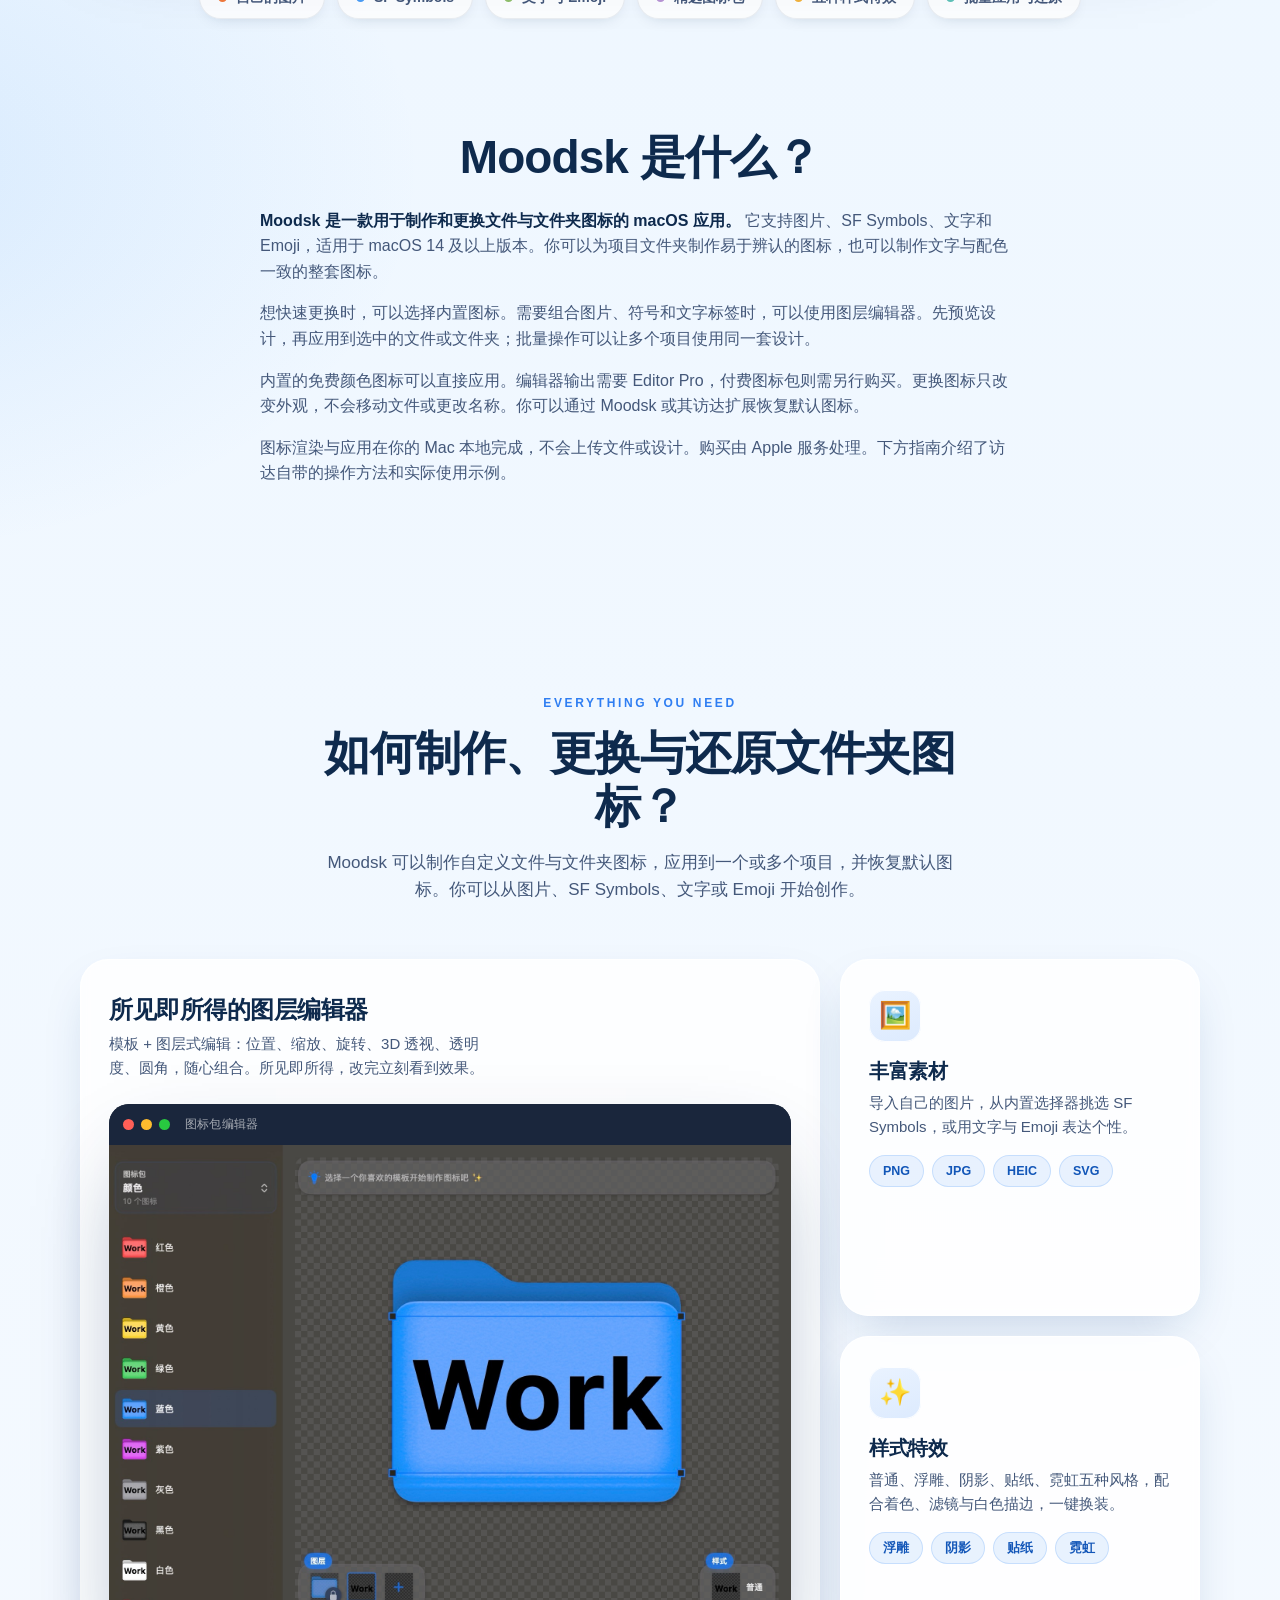
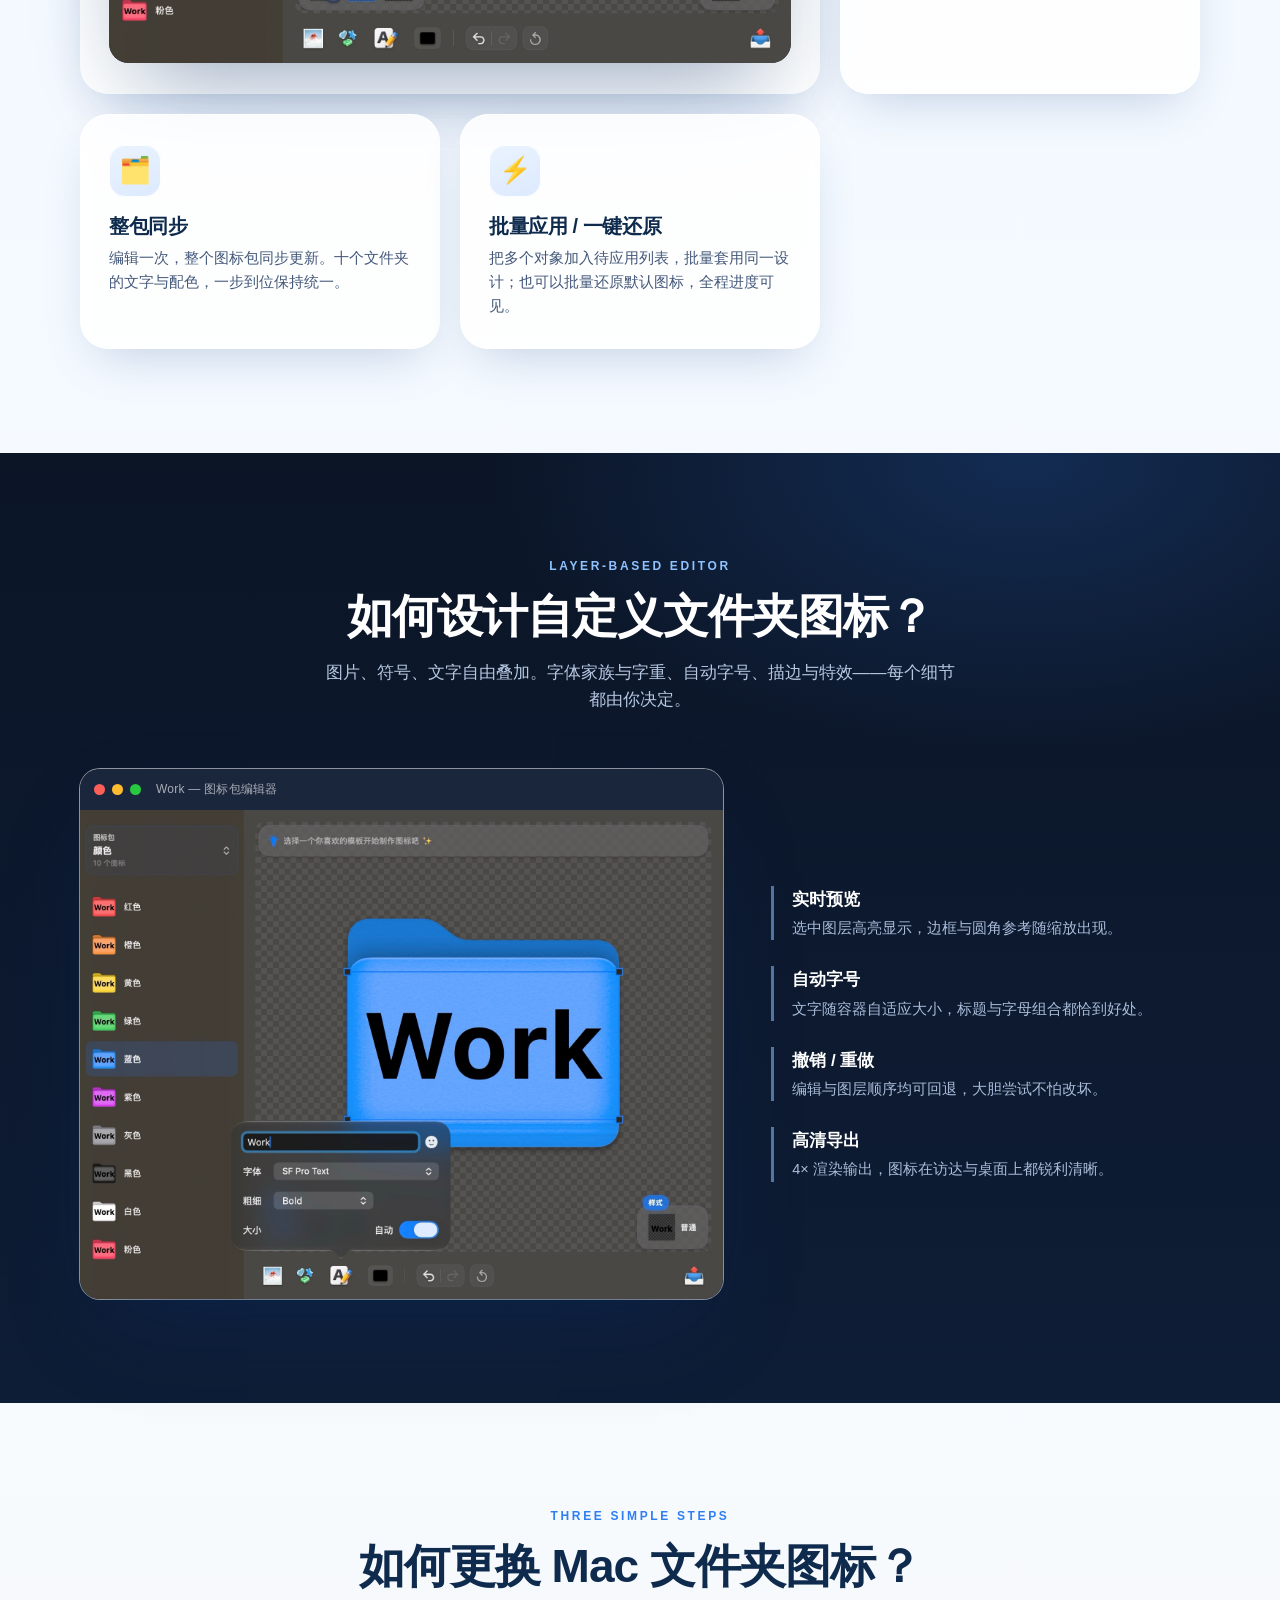
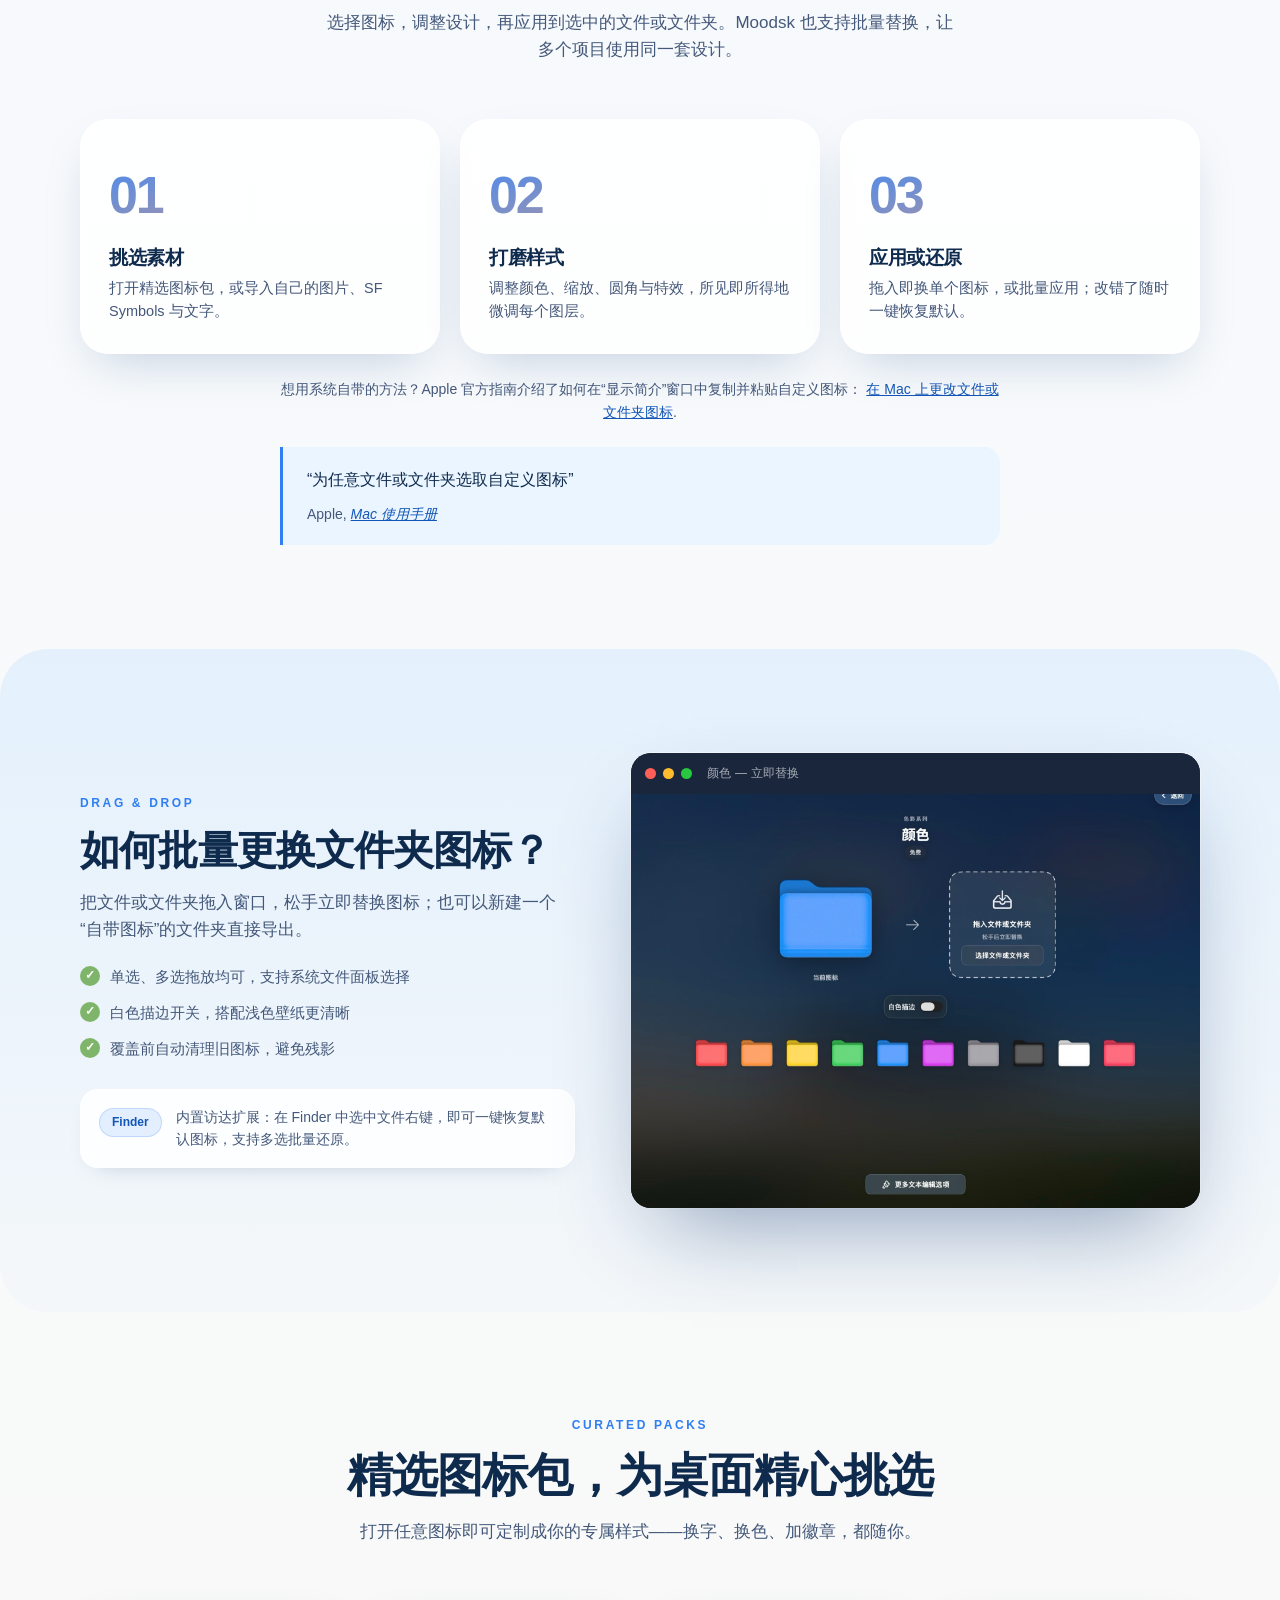
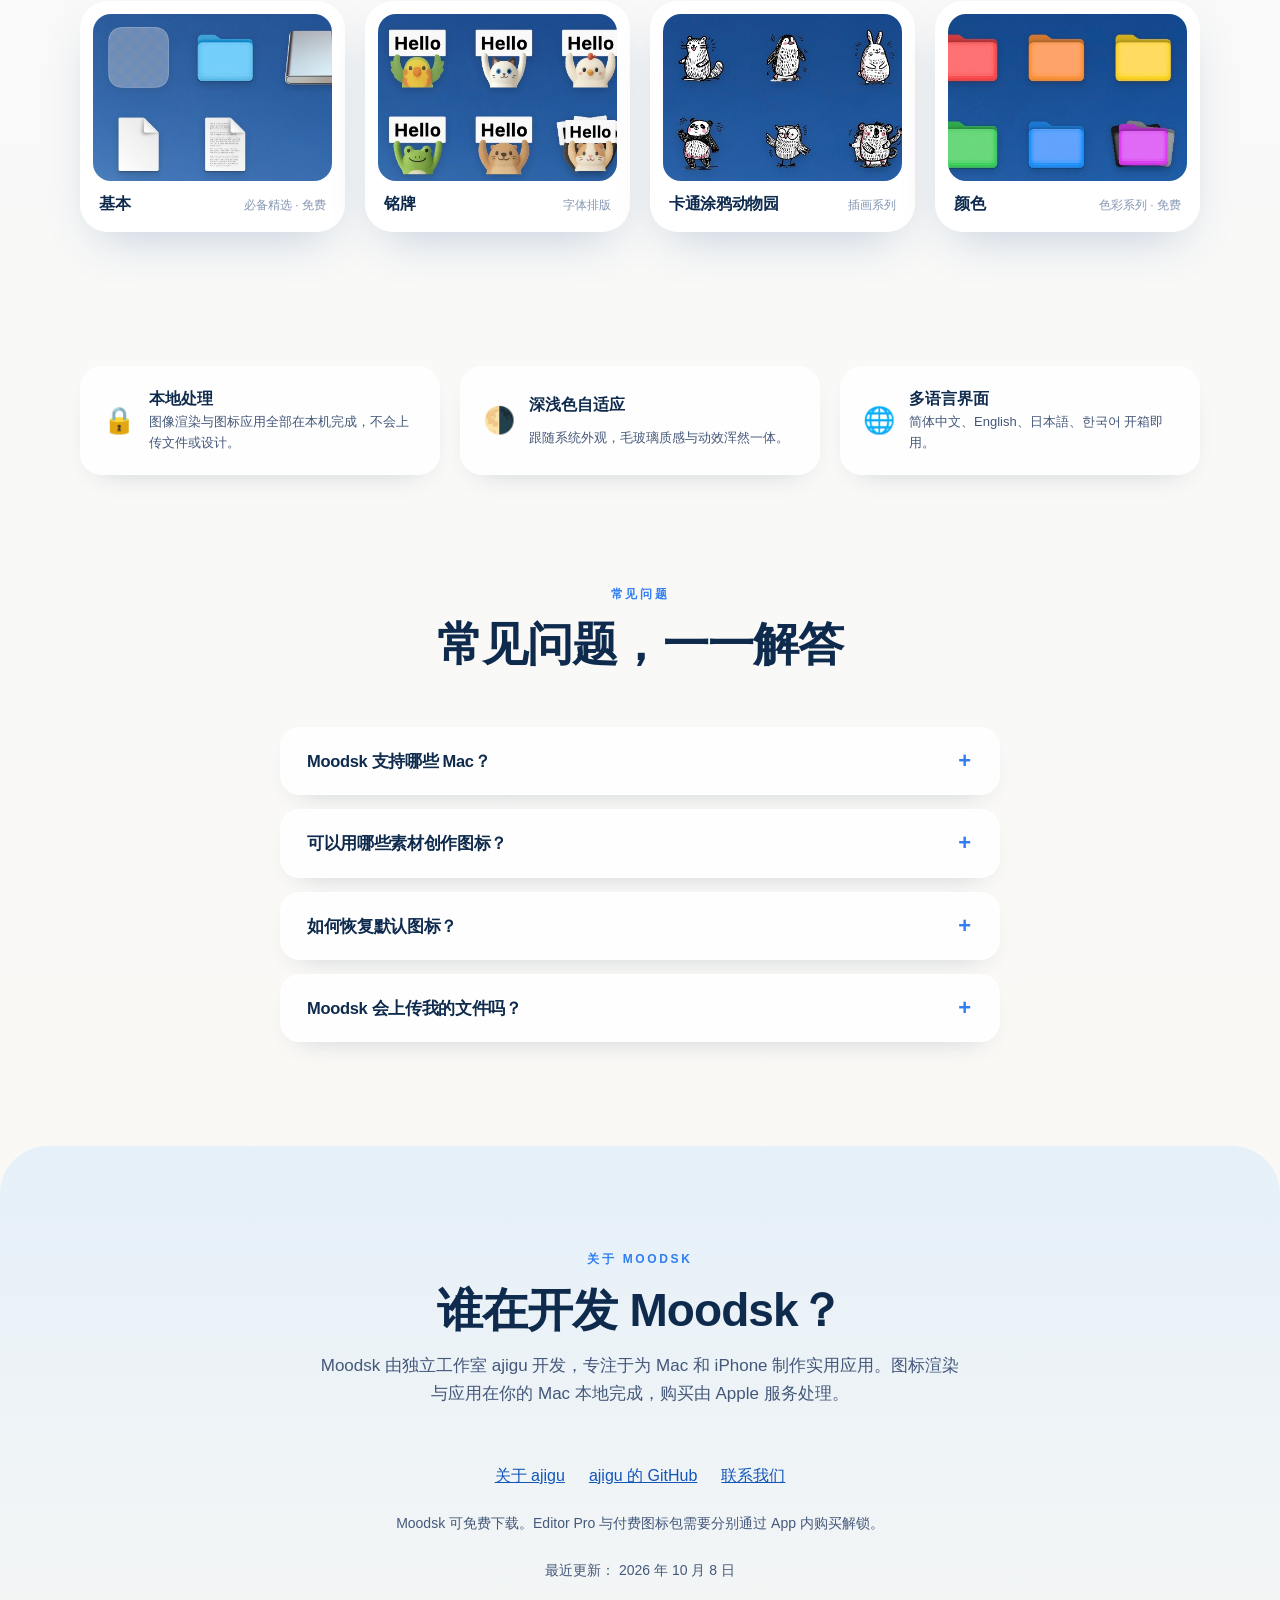
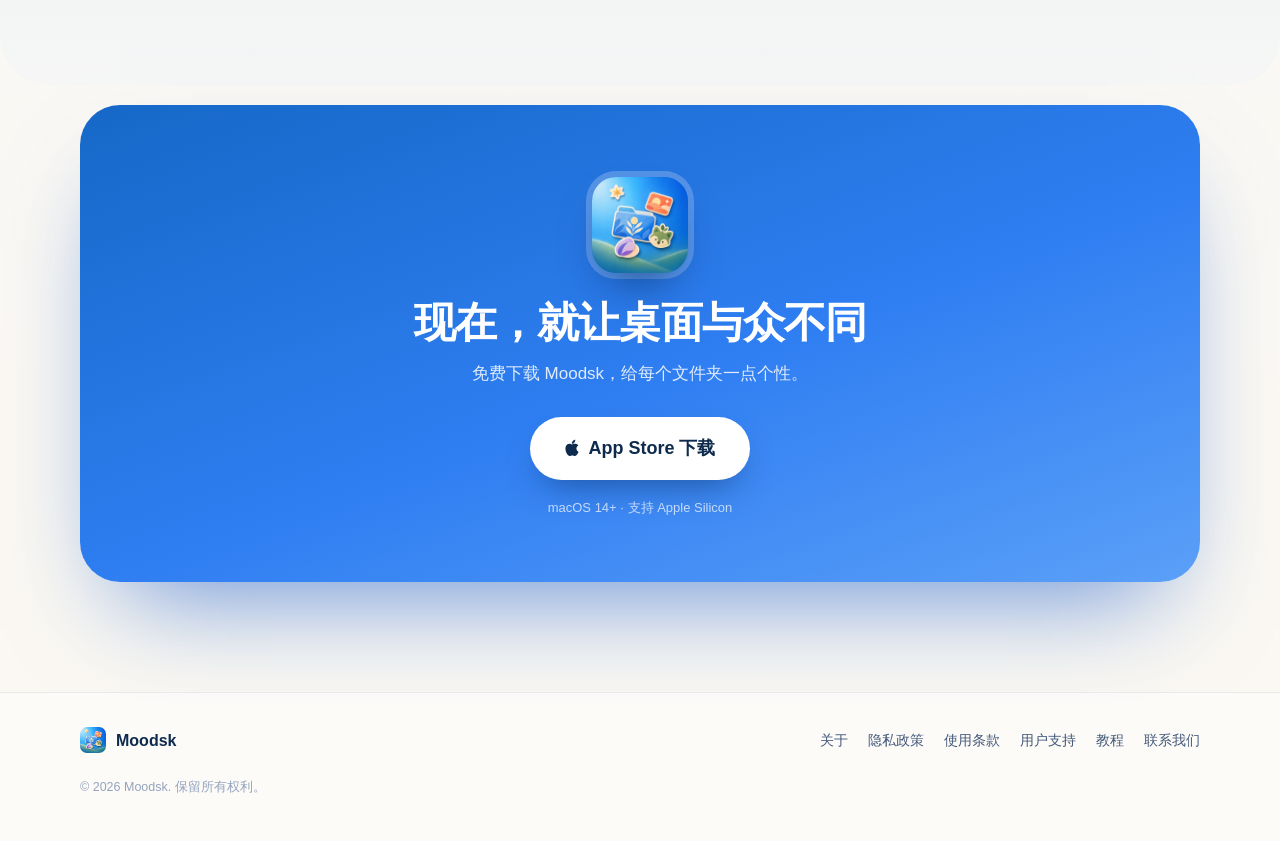
<file: zh-hans/index.html>
<!DOCTYPE html>
<html lang="zh-Hans" data-locale="zh-Hans">
<head>
  <meta charset="UTF-8" />
  <meta name="viewport" content="width=device-width, initial-scale=1.0" />
  <meta name="theme-color" content="#eaf5ff" />
  <title>Moodsk — Mac 文件夹图标制作与更换工具</title>
  <meta name="description" content="用 Moodsk 自定义 Mac 文件与文件夹图标。通过图片、文字、Emoji 和 SF Symbols 制作图标，支持批量更换，并可在访达中随时还原默认图标。" />
  <link rel="canonical" href="https://moodsk.ajigu.com/zh-hans/" />
  <link rel="alternate" hreflang="en-GB" href="https://moodsk.ajigu.com/" />
    <link rel="alternate" hreflang="zh-Hans" href="https://moodsk.ajigu.com/zh-hans/" />
    <link rel="alternate" hreflang="ja" href="https://moodsk.ajigu.com/ja/" />
    <link rel="alternate" hreflang="ko" href="https://moodsk.ajigu.com/ko/" />
    <link rel="alternate" hreflang="x-default" href="https://moodsk.ajigu.com/" />
  <meta property="og:title" content="Moodsk — Mac 文件夹图标制作与更换工具" />
  <meta property="og:description" content="用 Moodsk 自定义 Mac 文件与文件夹图标。通过图片、文字、Emoji 和 SF Symbols 制作图标，支持批量更换，并可在访达中随时还原默认图标。" />
  <meta property="og:image" content="https://moodsk.ajigu.com/assets/og-image.jpg" />
  <meta property="og:type" content="website" />
  <meta property="og:url" content="https://moodsk.ajigu.com/zh-hans/" />
  <meta property="og:locale" content="zh_Hans" />
  <meta property="og:site_name" content="Moodsk" />
  <meta name="twitter:card" content="summary_large_image" />
  <meta name="twitter:title" content="Moodsk — Mac 文件夹图标制作与更换工具" />
  <meta name="twitter:description" content="用 Moodsk 自定义 Mac 文件与文件夹图标。通过图片、文字、Emoji 和 SF Symbols 制作图标，支持批量更换，并可在访达中随时还原默认图标。" />
  <link rel="icon" type="image/png" href="../assets/favicon.png" />
  <link rel="apple-touch-icon" href="../assets/apple-touch-icon.png" />
  <script type="application/ld+json">
{
  "@context": "https://schema.org",
  "@graph": [
    {
      "@type": "SoftwareApplication",
      "@id": "https://moodsk.ajigu.com/#app",
      "name": "Moodsk",
      "operatingSystem": "macOS",
      "applicationCategory": "UtilitiesApplication",
      "description": "用 Moodsk 自定义 Mac 文件与文件夹图标。通过图片、文字、Emoji 和 SF Symbols 制作图标，支持批量更换，并可在访达中随时还原默认图标。",
      "offers": {
        "@type": "Offer",
        "price": "0",
        "priceCurrency": "USD"
      },
      "url": "https://moodsk.ajigu.com/",
      "author": {
        "@id": "https://ajigu.com/#organization"
      },
      "sameAs": [
        "https://apps.apple.com/app/id6752535811"
      ],
      "image": "https://moodsk.ajigu.com/assets/og-image.jpg"
    },
    {
      "@type": "WebSite",
      "@id": "https://moodsk.ajigu.com/#website",
      "name": "Moodsk",
      "url": "https://moodsk.ajigu.com/",
      "inLanguage": [
        "en-GB",
        "zh-Hans",
        "ja",
        "ko"
      ],
      "publisher": {
        "@id": "https://ajigu.com/#organization"
      }
    },
    {
      "@type": "WebPage",
      "@id": "https://moodsk.ajigu.com/zh-hans/#webpage",
      "name": "Moodsk — Mac 文件夹图标制作与更换工具",
      "url": "https://moodsk.ajigu.com/zh-hans/",
      "inLanguage": "zh-Hans",
      "dateModified": "2026-10-08",
      "isPartOf": {
        "@id": "https://moodsk.ajigu.com/#website"
      },
      "author": {
        "@id": "https://ajigu.com/#organization"
      },
      "mainEntity": {
        "@id": "https://moodsk.ajigu.com/#app"
      }
    },
    {
      "@type": "Organization",
      "@id": "https://ajigu.com/#organization",
      "name": "ajigu",
      "url": "https://ajigu.com/",
      "logo": "https://ajigu.com/assets/logo.png",
      "sameAs": [
        "https://github.com/Ajigu-Studio"
      ]
    }
  ]
}
  </script>
    <script type="application/ld+json">
  {
    "@context": "https://schema.org",
    "@type": "FAQPage",
    "inLanguage": "zh-Hans",
    "mainEntity": [
      { "@type": "Question", "name": "Moodsk 支持哪些 Mac？", "acceptedAnswer": { "@type": "Answer", "text": "Moodsk 支持 macOS 14 及以上版本，兼容 Apple Silicon 芯片的 Mac。" } },
      { "@type": "Question", "name": "可以用哪些素材创作图标？", "acceptedAnswer": { "@type": "Answer", "text": "可以导入自己的图片（PNG、JPG、HEIC 或 SVG），从数千个 SF Symbols 中挑选，或用文字与 Emoji 组合创作，还内置精选图标包。" } },
      { "@type": "Question", "name": "如何恢复默认图标？", "acceptedAnswer": { "@type": "Answer", "text": "把文件重新拖入 Moodsk 即可还原；也可以在访达中右键文件，通过内置的访达扩展一键恢复，支持多选批量还原。" } },
      { "@type": "Question", "name": "Moodsk 会上传我的文件吗？", "acceptedAnswer": { "@type": "Answer", "text": "不会。Moodsk 在你的 Mac 本地渲染和应用图标，不会上传文件或设计。App 内购买由 Apple 服务处理。" } }
    ]
  }
  </script>
  <link rel="stylesheet" href="../styles.css?v=2" />
</head>
<body>

  <!-- ============ Navigation ============ -->
  <header class="nav" id="top">
    <div class="nav-inner">
      <a class="brand" href="../" aria-label="Moodsk 首页">
        <img class="brand-icon" src="../assets/appicon.jpg" alt="Moodsk 应用图标" />
        <span class="brand-name">Moodsk</span>
      </a>
      <a class="by-ajigu" href="https://ajigu.com/" rel="noopener noreferrer"><img src="../assets/ajigu-logo.png" alt="" />by ajigu</a>
      <nav class="nav-links" aria-label="主导航">
        <a href="#features">功能</a>
        <a href="#editor">编辑器</a>
        <a href="#replace">批量替换</a>
        <a href="#packs">图标包</a>
        <a href="#faq">常见问题</a>
        <a href="tutorials/">教程</a>
      </nav>
            <details class="language-switcher">
        <summary aria-label="选择语言"><span aria-hidden="true">◎</span> <span class="language-current">简体中文</span></summary>
        <div class="language-menu">
          <a data-language="en-GB" href="../" lang="en-GB">English</a>
          <a data-language="zh-Hans" href="../zh-hans/" lang="zh-Hans" aria-current="page">简体中文</a>
          <a data-language="ja" href="../ja/" lang="ja">日本語</a>
          <a data-language="ko" href="../ko/" lang="ko">한국어</a>
        </div>
      </details>
      <a class="btn btn-primary btn-sm" href="https://apps.apple.com/cn/app/moodsk-%E6%96%87%E4%BB%B6%E5%A4%B9%E5%9B%BE%E6%A0%87%E5%88%B6%E4%BD%9C/id6752535811?mt=12">
        <svg class="apple-logo" viewBox="0 0 14 17" aria-hidden="true"><path d="M11.62 9.06c.02 2.28 2 3.04 2.02 3.05-.02.05-.32 1.08-1.05 2.14-.63.92-1.29 1.83-2.32 1.85-1.02.02-1.34-.6-2.5-.6-1.17 0-1.53.58-2.5.62-1 .04-1.76-.99-2.4-1.9C1.6 12.4.6 8.85 1.9 6.46c.64-1.19 1.79-1.94 3.04-1.96.95-.02 1.85.64 2.5.64.64 0 1.77-.79 3.05-.67.52.02 1.98.21 2.92 1.58-.08.05-1.76 1.03-1.79 3.01zM9.72 3.25c.55-.67.93-1.6.82-2.52-.8.03-1.76.53-2.33 1.2-.52.6-.97 1.55-.85 2.47.89.07 1.8-.45 2.36-1.15z"/></svg>
        App Store 下载
      </a>
    </div>
  </header>

  <main id="main-content">
  <!-- ============ Hero ============ -->
  <section class="hero">
    <div class="hero-bg" aria-hidden="true">
      <div class="glow glow-blue"></div>
      <div class="glow glow-orange"></div>
      <div class="glow glow-green"></div>
    </div>

    <div class="container hero-inner">
      <p class="eyebrow reveal">CUSTOM ICONS FOR MAC &amp; FINDER</p>
      <h1 class="hero-title reveal">自定义 Mac<br /><span class="grad">文件夹图标</span></h1>
      <p class="hero-sub reveal">
        用图片、文字、Emoji 和 SF Symbols 制作文件与文件夹图标，支持逐个或批量更换，并可在访达中随时还原默认图标。
      </p>
      <div class="hero-actions reveal">
        <a class="btn btn-primary" href="https://apps.apple.com/cn/app/moodsk-%E6%96%87%E4%BB%B6%E5%A4%B9%E5%9B%BE%E6%A0%87%E5%88%B6%E4%BD%9C/id6752535811?mt=12">
          <svg class="apple-logo" viewBox="0 0 14 17" aria-hidden="true"><path d="M11.62 9.06c.02 2.28 2 3.04 2.02 3.05-.02.05-.32 1.08-1.05 2.14-.63.92-1.29 1.83-2.32 1.85-1.02.02-1.34-.6-2.5-.6-1.17 0-1.53.58-2.5.62-1 .04-1.76-.99-2.4-1.9C1.6 12.4.6 8.85 1.9 6.46c.64-1.19 1.79-1.94 3.04-1.96.95-.02 1.85.64 2.5.64.64 0 1.77-.79 3.05-.67.52.02 1.98.21 2.92 1.58-.08.05-1.76 1.03-1.79 3.01zM9.72 3.25c.55-.67.93-1.6.82-2.52-.8.03-1.76.53-2.33 1.2-.52.6-.97 1.55-.85 2.47.89.07 1.8-.45 2.36-1.15z"/></svg>
          App Store 下载
        </a>
        <a class="btn btn-ghost" href="#features">看看它能做什么</a>
        <a class="btn btn-ghost" href="tutorials/">阅读教程</a>
      </div>
      <p class="hero-meta reveal">macOS 14+ &nbsp;·&nbsp; 简体中文 / English / 日本語 / 한국어 &nbsp;·&nbsp; 本地处理，隐私优先</p>

      <div class="hero-shot reveal">
        <img class="sticker sticker-a" src="../assets/sticker-folder.png" alt="" aria-hidden="true" />
        <img class="sticker sticker-b" src="../assets/sticker-panda.png" alt="" aria-hidden="true" />
        <img class="sticker sticker-c" src="../assets/sticker-hello.png" alt="" aria-hidden="true" />
        <figure class="window-frame">
          <div class="window-bar">
            <span class="dot dot-r"></span><span class="dot dot-y"></span><span class="dot dot-g"></span>
            <span class="window-title">Moodsk — 发现</span>
          </div>
          <img src="../assets/screens/discovery-hero.jpg" alt="Moodsk 发现页：桌面主题展示与精选图标包" />
        </figure>
      </div>
    </div>
  </section>

  <!-- ============ Feature chips strip ============ -->
  <section class="chips-strip" aria-label="支持的图标素材">
    <div class="container chips-row reveal">
      <span class="chip"><span class="chip-dot" style="--c:#f0793c"></span>自己的图片</span>
      <span class="chip"><span class="chip-dot" style="--c:#4a9df6"></span>SF Symbols</span>
      <span class="chip"><span class="chip-dot" style="--c:#8fbf6b"></span>文字与 Emoji</span>
      <span class="chip"><span class="chip-dot" style="--c:#b794d4"></span>精选图标包</span>
      <span class="chip"><span class="chip-dot" style="--c:#f2b33d"></span>五种样式特效</span>
      <span class="chip"><span class="chip-dot" style="--c:#5ec2b8"></span>批量应用与还原</span>
    </div>
  </section>

  <section class="section product-overview" id="overview">
    <div class="container">
      <header class="section-head">
        <h2>Moodsk 是什么？</h2>
      </header>
      <div class="answer-summary">
        <p><strong>Moodsk 是一款用于制作和更换文件与文件夹图标的 macOS 应用。</strong> 它支持图片、SF Symbols、文字和 Emoji，适用于 macOS 14 及以上版本。你可以为项目文件夹制作易于辨认的图标，也可以制作文字与配色一致的整套图标。</p>
        <p>想快速更换时，可以选择内置图标。需要组合图片、符号和文字标签时，可以使用图层编辑器。先预览设计，再应用到选中的文件或文件夹；批量操作可以让多个项目使用同一套设计。</p>
        <p>内置的免费颜色图标可以直接应用。编辑器输出需要 Editor Pro，付费图标包则需另行购买。更换图标只改变外观，不会移动文件或更改名称。你可以通过 Moodsk 或其访达扩展恢复默认图标。</p>
        <p>图标渲染与应用在你的 Mac 本地完成，不会上传文件或设计。购买由 Apple 服务处理。下方指南介绍了访达自带的操作方法和实际使用示例。</p>
      </div>
    </div>
  </section>

  <!-- ============ Features bento ============ -->
  <section class="section" id="features">
    <div class="container">
      <header class="section-head reveal">
        <p class="eyebrow">EVERYTHING YOU NEED</p>
        <h2>如何制作、更换与还原文件夹图标？</h2>
        <p class="lede">Moodsk 可以制作自定义文件与文件夹图标，应用到一个或多个项目，并恢复默认图标。你可以从图片、SF Symbols、文字或 Emoji 开始创作。</p>
      </header>

      <div class="bento">
        <article class="card card-wide reveal">
          <div class="card-copy">
            <h3>所见即所得的图层编辑器</h3>
            <p>模板 + 图层式编辑：位置、缩放、旋转、3D 透视、透明度、圆角，随心组合。所见即所得，改完立刻看到效果。</p>
          </div>
          <figure class="card-shot window-frame window-frame-dark">
            <div class="window-bar">
              <span class="dot dot-r"></span><span class="dot dot-y"></span><span class="dot dot-g"></span>
              <span class="window-title">图标包编辑器</span>
            </div>
            <img src="../assets/screens/editor.jpg" alt="Moodsk 图标编辑器：图层画布与图标包侧边栏" loading="lazy" />
          </figure>
        </article>

        <article class="card reveal">
          <div class="card-icon" aria-hidden="true">🖼️</div>
          <h3>丰富素材</h3>
          <p>导入自己的图片，从内置选择器挑选 SF Symbols，或用文字与 Emoji 表达个性。</p>
          <div class="style-pills" aria-label="支持的图片格式">
            <span class="pill">PNG</span><span class="pill">JPG</span><span class="pill">HEIC</span><span class="pill">SVG</span>
          </div>
        </article>

        <article class="card reveal">
          <div class="card-icon" aria-hidden="true">✨</div>
          <h3>样式特效</h3>
          <p>普通、浮雕、阴影、贴纸、霓虹五种风格，配合着色、滤镜与白色描边，一键换装。</p>
          <div class="style-pills" aria-label="Style effects">
            <span class="pill">浮雕</span><span class="pill">阴影</span><span class="pill">贴纸</span><span class="pill">霓虹</span>
          </div>
        </article>

        <article class="card reveal">
          <div class="card-icon" aria-hidden="true">🗂️</div>
          <h3>整包同步</h3>
          <p>编辑一次，整个图标包同步更新。十个文件夹的文字与配色，一步到位保持统一。</p>
        </article>

        <article class="card reveal">
          <div class="card-icon" aria-hidden="true">⚡</div>
          <h3>批量应用 / 一键还原</h3>
          <p>把多个对象加入待应用列表，批量套用同一设计；也可以批量还原默认图标，全程进度可见。</p>
        </article>
      </div>
    </div>
  </section>

  <!-- ============ Editor dark showcase ============ -->
  <section class="section section-dark" id="editor">
    <div class="container">
      <header class="section-head reveal">
        <p class="eyebrow eyebrow-light">LAYER-BASED EDITOR</p>
        <h2>如何设计自定义文件夹图标？</h2>
        <p class="lede lede-light">图片、符号、文字自由叠加。字体家族与字重、自动字号、描边与特效——每个细节都由你决定。</p>
      </header>

      <div class="editor-grid">
        <figure class="window-frame window-frame-dark editor-shot reveal">
          <div class="window-bar">
            <span class="dot dot-r"></span><span class="dot dot-y"></span><span class="dot dot-g"></span>
            <span class="window-title">Work — 图标包编辑器</span>
          </div>
          <img src="../assets/screens/editor-text.jpg" alt="在编辑器中为整个图标包添加 Work 文字图层" loading="lazy" />
        </figure>

        <ul class="editor-points">
          <li class="reveal"><strong>实时预览</strong><span>选中图层高亮显示，边框与圆角参考随缩放出现。</span></li>
          <li class="reveal"><strong>自动字号</strong><span>文字随容器自适应大小，标题与字母组合都恰到好处。</span></li>
          <li class="reveal"><strong>撤销 / 重做</strong><span>编辑与图层顺序均可回退，大胆尝试不怕改坏。</span></li>
          <li class="reveal"><strong>高清导出</strong><span>4× 渲染输出，图标在访达与桌面上都锐利清晰。</span></li>
        </ul>
      </div>
    </div>
  </section>

  <!-- ============ Workflow ============ -->
  <section class="section">
    <div class="container">
      <header class="section-head reveal">
        <p class="eyebrow">THREE SIMPLE STEPS</p>
        <h2>如何更换 Mac 文件夹图标？</h2>
        <p class="lede">选择图标，调整设计，再应用到选中的文件或文件夹。Moodsk 也支持批量替换，让多个项目使用同一套设计。</p>
      </header>
      <ol class="steps">
        <li class="step reveal">
          <span class="step-num" aria-hidden="true">01</span>
          <h3>挑选素材</h3>
          <p>打开精选图标包，或导入自己的图片、SF Symbols 与文字。</p>
        </li>
        <li class="step reveal">
          <span class="step-num" aria-hidden="true">02</span>
          <h3>打磨样式</h3>
          <p>调整颜色、缩放、圆角与特效，所见即所得地微调每个图层。</p>
        </li>
        <li class="step reveal">
          <span class="step-num" aria-hidden="true">03</span>
          <h3>应用或还原</h3>
          <p>拖入即换单个图标，或批量应用；改错了随时一键恢复默认。</p>
        </li>
      </ol>
      <p class="source-note">想用系统自带的方法？Apple 官方指南介绍了如何在“显示简介”窗口中复制并粘贴自定义图标： <a href="https://support.apple.com/zh-cn/guide/mac-help/mchlp2313/mac">在 Mac 上更改文件或文件夹图标</a>.</p>
      <blockquote class="source-quote">
        <p><q>为任意文件或文件夹选取自定义图标</q></p>
        <footer>Apple, <cite><a href="https://support.apple.com/zh-cn/guide/mac-help/mchlp2313/mac">Mac 使用手册</a></cite></footer>
      </blockquote>
    </div>
  </section>

  <!-- ============ Quick replace ============ -->
  <section class="section section-tint" id="replace">
    <div class="container split">
      <div class="split-copy reveal">
        <p class="eyebrow">DRAG &amp; DROP</p>
        <h2>如何批量更换文件夹图标？</h2>
        <p class="lede">把文件或文件夹拖入窗口，松手立即替换图标；也可以新建一个“自带图标”的文件夹直接导出。</p>
        <ul class="tick-list">
          <li>单选、多选拖放均可，支持系统文件面板选择</li>
          <li>白色描边开关，搭配浅色壁纸更清晰</li>
          <li>覆盖前自动清理旧图标，避免残影</li>
        </ul>
        <div class="finder-note reveal">
          <span class="finder-badge" aria-hidden="true"> Finder</span>
          <p>内置访达扩展：在 Finder 中选中文件右键，即可一键恢复默认图标，支持多选批量还原。</p>
        </div>
      </div>
      <figure class="window-frame split-shot reveal">
        <div class="window-bar">
          <span class="dot dot-r"></span><span class="dot dot-y"></span><span class="dot dot-g"></span>
          <span class="window-title">颜色 — 立即替换</span>
        </div>
        <img src="../assets/screens/quick-replace.jpg" alt="拖入文件或文件夹立即替换图标界面" loading="lazy" />
      </figure>
    </div>
  </section>

  <!-- ============ Packs ============ -->
  <section class="section" id="packs">
    <div class="container">
      <header class="section-head reveal">
        <p class="eyebrow">CURATED PACKS</p>
        <h2>精选图标包，为桌面精心挑选</h2>
        <p class="lede">打开任意图标即可定制成你的专属样式——换字、换色、加徽章，都随你。</p>
      </header>

      <div class="packs">
        <article class="pack reveal">
          <div class="pack-art"><img src="../assets/pack-basic.jpg" alt="基本图标包预览" loading="lazy" /></div>
          <div class="pack-meta">
            <h3>基本</h3><span>必备精选 · 免费</span>
          </div>
        </article>
        <article class="pack reveal">
          <div class="pack-art"><img src="../assets/pack-placard.jpg" alt="铭牌图标包预览" loading="lazy" /></div>
          <div class="pack-meta">
            <h3>铭牌</h3><span>字体排版</span>
          </div>
        </article>
        <article class="pack reveal">
          <div class="pack-art"><img src="../assets/pack-zoo.jpg" alt="卡通涂鸦动物园图标包预览" loading="lazy" /></div>
          <div class="pack-meta">
            <h3>卡通涂鸦动物园</h3><span>插画系列</span>
          </div>
        </article>
        <article class="pack reveal">
          <div class="pack-art"><img src="../assets/pack-color.jpg" alt="颜色图标包预览" loading="lazy" /></div>
          <div class="pack-meta">
            <h3>颜色</h3><span>色彩系列 · 免费</span>
          </div>
        </article>
      </div>
    </div>
  </section>

  <!-- ============ Privacy strip ============ -->
  <section class="privacy">
    <div class="container privacy-row reveal">
      <div class="privacy-item"><span aria-hidden="true">🔒</span><strong>本地处理</strong><small>图像渲染与图标应用全部在本机完成，不会上传文件或设计。</small></div>
      <div class="privacy-item"><span aria-hidden="true">🌗</span><strong>深浅色自适应</strong><small>跟随系统外观，毛玻璃质感与动效浑然一体。</small></div>
      <div class="privacy-item"><span aria-hidden="true">🌐</span><strong>多语言界面</strong><small>简体中文、English、日本語、한국어 开箱即用。</small></div>
    </div>
  </section>

  <!-- ============ FAQ ============ -->
  <section class="section faq-section" id="faq">
    <div class="container">
      <header class="section-head reveal">
        <p class="eyebrow">常见问题</p>
        <h2>常见问题，一一解答</h2>
      </header>
      <div class="faq-list reveal">
        <details>
          <summary><h3>Moodsk 支持哪些 Mac？</h3></summary>
          <p>Moodsk 支持 macOS 14 及以上版本，兼容 Apple Silicon 芯片的 Mac。</p>
        </details>
        <details>
          <summary><h3>可以用哪些素材创作图标？</h3></summary>
          <p>可以导入自己的图片（PNG、JPG、HEIC 或 SVG），从数千个 SF Symbols 中挑选，或用文字与 Emoji 组合创作，还内置精选图标包。</p>
        </details>
        <details>
          <summary><h3>如何恢复默认图标？</h3></summary>
          <p>把文件重新拖入 Moodsk 即可还原；也可以在访达中右键文件，通过内置的访达扩展一键恢复，支持多选批量还原。</p>
        </details>
        <details>
          <summary><h3>Moodsk 会上传我的文件吗？</h3></summary>
          <p>不会。Moodsk 在你的 Mac 本地渲染和应用图标，不会上传文件或设计。App 内购买由 Apple 服务处理。</p>
        </details>
      </div>
    </div>
  </section>

  <section class="section section-tint" id="about">
    <div class="container">
      <header class="section-head">
        <p class="eyebrow">关于 MOODSK</p>
        <h2>谁在开发 Moodsk？</h2>
        <p class="lede">Moodsk 由独立工作室 ajigu 开发，专注于为 Mac 和 iPhone 制作实用应用。图标渲染与应用在你的 Mac 本地完成，购买由 Apple 服务处理。</p>
      </header>
      <div class="about-links">
        <a href="https://ajigu.com/">关于 ajigu</a>
        <a href="https://github.com/Ajigu-Studio">ajigu 的 GitHub</a>
        <a href="mailto:support@ajigu.com">联系我们</a>
      </div>
      <p class="source-note">Moodsk 可免费下载。Editor Pro 与付费图标包需要分别通过 App 内购买解锁。</p>
      <p class="source-note">最近更新： <time datetime="2026-10-08">2026 年 10 月 8 日</time></p>
    </div>
  </section>

  <!-- ============ Download CTA ============ -->
  <section class="download" id="download">
    <div class="container download-card reveal">
      <img class="download-icon" src="../assets/appicon.jpg" alt="Moodsk 应用图标" />
      <h2>现在，就让桌面与众不同</h2>
      <p>免费下载 Moodsk，给每个文件夹一点个性。</p>
      <a class="btn btn-primary btn-lg" href="https://apps.apple.com/cn/app/moodsk-%E6%96%87%E4%BB%B6%E5%A4%B9%E5%9B%BE%E6%A0%87%E5%88%B6%E4%BD%9C/id6752535811?mt=12">
        <svg class="apple-logo" viewBox="0 0 14 17" aria-hidden="true"><path d="M11.62 9.06c.02 2.28 2 3.04 2.02 3.05-.02.05-.32 1.08-1.05 2.14-.63.92-1.29 1.83-2.32 1.85-1.02.02-1.34-.6-2.5-.6-1.17 0-1.53.58-2.5.62-1 .04-1.76-.99-2.4-1.9C1.6 12.4.6 8.85 1.9 6.46c.64-1.19 1.79-1.94 3.04-1.96.95-.02 1.85.64 2.5.64.64 0 1.77-.79 3.05-.67.52.02 1.98.21 2.92 1.58-.08.05-1.76 1.03-1.79 3.01zM9.72 3.25c.55-.67.93-1.6.82-2.52-.8.03-1.76.53-2.33 1.2-.52.6-.97 1.55-.85 2.47.89.07 1.8-.45 2.36-1.15z"/></svg>
        App Store 下载
      </a>
      <small class="download-note">macOS 14+ · 支持 Apple Silicon</small>
    </div>
  </section>

  </main>
  <!-- ============ Footer ============ -->
  <footer class="footer">
    <div class="container footer-inner">
      <div class="footer-brand">
        <img src="../assets/appicon.jpg" alt="" aria-hidden="true" />
        <span>Moodsk</span>
      </div>
      <nav class="footer-links" aria-label="页脚链接">
        <a href="about/">关于</a>
        <a href="../privacy/">隐私政策</a>
        <a href="https://www.apple.com/legal/internet-services/itunes/dev/stdeula/">使用条款</a>
        <a href="../support/">用户支持</a>
        <a href="tutorials/">教程</a>
        <a href="mailto:support@ajigu.com">联系我们</a>
      </nav>
      <p class="footer-copy">© 2026 Moodsk. 保留所有权利。</p>
    </div>
  </footer>

  <script src="../language.js?v=2" defer></script>
  <script src="../main.js"></script>
</body>
</html>
</file>
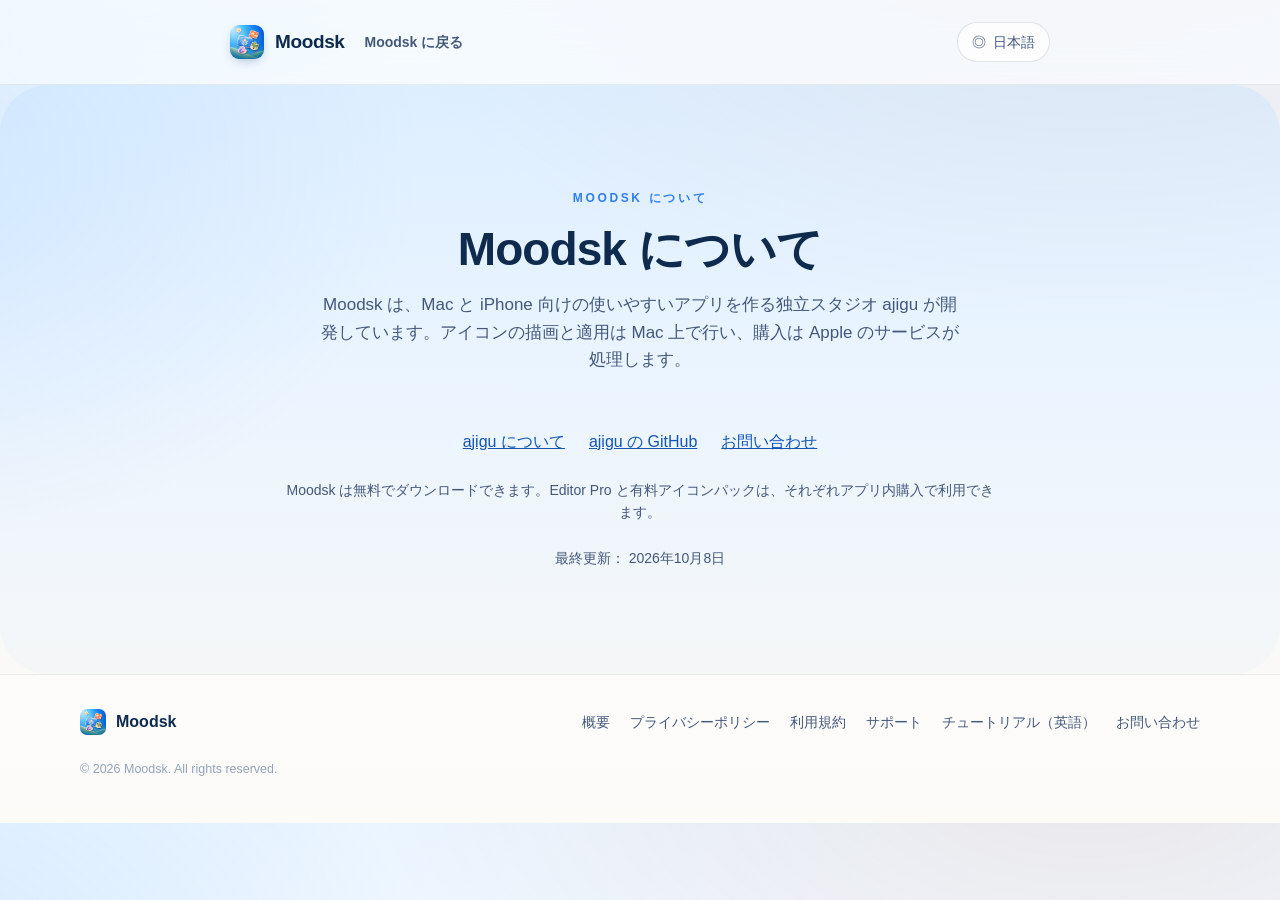
<file: ja/about/index.html>
<!DOCTYPE html>
<html lang="ja">
<head>
  <meta charset="UTF-8" />
  <meta name="viewport" content="width=device-width, initial-scale=1.0" />
  <meta name="theme-color" content="#eaf5ff" />
  <title>Moodsk について</title>
  <meta name="description" content="Moodsk を開発する独立スタジオ ajigu と、ローカルでのアイコン編集、購入、サポートについてご紹介します。" />
  <link rel="canonical" href="https://moodsk.ajigu.com/ja/about/" />
  <link rel="alternate" hreflang="en-GB" href="https://moodsk.ajigu.com/about/" />
    <link rel="alternate" hreflang="zh-Hans" href="https://moodsk.ajigu.com/zh-hans/about/" />
    <link rel="alternate" hreflang="ja" href="https://moodsk.ajigu.com/ja/about/" />
    <link rel="alternate" hreflang="ko" href="https://moodsk.ajigu.com/ko/about/" />
    <link rel="alternate" hreflang="x-default" href="https://moodsk.ajigu.com/about/" />
  <meta property="og:title" content="Moodsk について" />
  <meta property="og:description" content="Moodsk を開発する独立スタジオ ajigu と、ローカルでのアイコン編集、購入、サポートについてご紹介します。" />
  <meta property="og:image" content="https://moodsk.ajigu.com/assets/og-image.jpg" />
  <meta property="og:type" content="website" />
  <meta property="og:url" content="https://moodsk.ajigu.com/ja/about/" />
  <meta property="og:locale" content="ja_JP" />
  <meta property="og:site_name" content="Moodsk" />
  <meta name="twitter:card" content="summary_large_image" />
  <meta name="twitter:title" content="Moodsk について" />
  <meta name="twitter:description" content="Moodsk を開発する独立スタジオ ajigu と、ローカルでのアイコン編集、購入、サポートについてご紹介します。" />
  <link rel="icon" type="image/png" href="/assets/favicon.png" />
  <link rel="apple-touch-icon" href="/assets/apple-touch-icon.png" />
  <script type="application/ld+json">
{
  "@context": "https://schema.org",
  "@graph": [
    {
      "@type": "SoftwareApplication",
      "@id": "https://moodsk.ajigu.com/#app",
      "name": "Moodsk",
      "operatingSystem": "macOS",
      "applicationCategory": "UtilitiesApplication",
      "description": "Moodsk で Mac のファイルやフォルダのアイコンを作成・変更。画像、文字、絵文字、SF Symbols を使ってデザインし、一括変更や Finder からの復元もできます。",
      "offers": {
        "@type": "Offer",
        "price": "0",
        "priceCurrency": "USD"
      },
      "url": "https://moodsk.ajigu.com/",
      "author": {
        "@id": "https://ajigu.com/#organization"
      },
      "sameAs": [
        "https://apps.apple.com/app/id6752535811"
      ],
      "image": "https://moodsk.ajigu.com/assets/og-image.jpg"
    },
    {
      "@type": "WebSite",
      "@id": "https://moodsk.ajigu.com/#website",
      "name": "Moodsk",
      "url": "https://moodsk.ajigu.com/",
      "inLanguage": [
        "en-GB",
        "zh-Hans",
        "ja",
        "ko"
      ],
      "publisher": {
        "@id": "https://ajigu.com/#organization"
      }
    },
    {
      "@type": "AboutPage",
      "@id": "https://moodsk.ajigu.com/ja/about/#webpage",
      "name": "Moodsk について",
      "url": "https://moodsk.ajigu.com/ja/about/",
      "inLanguage": "ja",
      "dateModified": "2026-10-08",
      "isPartOf": {
        "@id": "https://moodsk.ajigu.com/#website"
      },
      "author": {
        "@id": "https://ajigu.com/#organization"
      },
      "mainEntity": {
        "@id": "https://moodsk.ajigu.com/#app"
      },
      "description": "Moodsk を開発する独立スタジオ ajigu と、ローカルでのアイコン編集、購入、サポートについてご紹介します。",
      "about": {
        "@id": "https://moodsk.ajigu.com/#app"
      }
    },
    {
      "@type": "Organization",
      "@id": "https://ajigu.com/#organization",
      "name": "ajigu",
      "url": "https://ajigu.com/",
      "logo": "https://ajigu.com/assets/logo.png",
      "sameAs": [
        "https://github.com/Ajigu-Studio"
      ]
    }
  ]
}
</script>

  <link rel="stylesheet" href="/styles.css?v=2" />
</head>
<body class="about-page">
<header class="legal-nav"><div class="legal-nav-inner"><a class="brand" href="/ja/"><img class="brand-icon" src="/assets/appicon.jpg" alt="" /><span class="brand-name">Moodsk</span></a><a class="legal-back" href="/ja/">Moodsk に戻る</a>      <details class="language-switcher">
        <summary aria-label="言語を選択"><span aria-hidden="true">◎</span> <span class="language-current">日本語</span></summary>
        <div class="language-menu">
          <a data-language="en-GB" href="/about/" lang="en-GB">English</a>
          <a data-language="zh-Hans" href="/zh-hans/about/" lang="zh-Hans">简体中文</a>
          <a data-language="ja" href="/ja/about/" lang="ja" aria-current="page">日本語</a>
          <a data-language="ko" href="/ko/about/" lang="ko">한국어</a>
        </div>
      </details></div></header>
<main><section class="section section-tint" id="about">
    <div class="container">
      <header class="section-head">
        <p class="eyebrow">MOODSK について</p>
        <h1>Moodsk について</h1>
        <p class="lede">Moodsk は、Mac と iPhone 向けの使いやすいアプリを作る独立スタジオ ajigu が開発しています。アイコンの描画と適用は Mac 上で行い、購入は Apple のサービスが処理します。</p>
      </header>
      <div class="about-links">
        <a href="https://ajigu.com/">ajigu について</a>
        <a href="https://github.com/Ajigu-Studio">ajigu の GitHub</a>
        <a href="mailto:support@ajigu.com">お問い合わせ</a>
      </div>
      <p class="source-note">Moodsk は無料でダウンロードできます。Editor Pro と有料アイコンパックは、それぞれアプリ内購入で利用できます。</p>
      <p class="source-note">最終更新： <time datetime="2026-10-08">2026年10月8日</time></p>
    </div>
  </section></main>
<footer class="footer">
    <div class="container footer-inner">
      <div class="footer-brand">
        <img src="/assets/appicon.jpg" alt="" aria-hidden="true" />
        <span>Moodsk</span>
      </div>
      <nav class="footer-links" aria-label="フッターリンク">
        <a href="/ja/about/">概要</a>
        <a href="/privacy/">プライバシーポリシー</a>
        <a href="https://www.apple.com/legal/internet-services/itunes/dev/stdeula/">利用規約</a>
        <a href="/support/">サポート</a>
        <a href="/tutorials/">チュートリアル（英語）</a>
        <a href="mailto:support@ajigu.com">お問い合わせ</a>
      </nav>
      <p class="footer-copy">© 2026 Moodsk. All rights reserved.</p>
    </div>
  </footer>
</body>
</html>
</file>
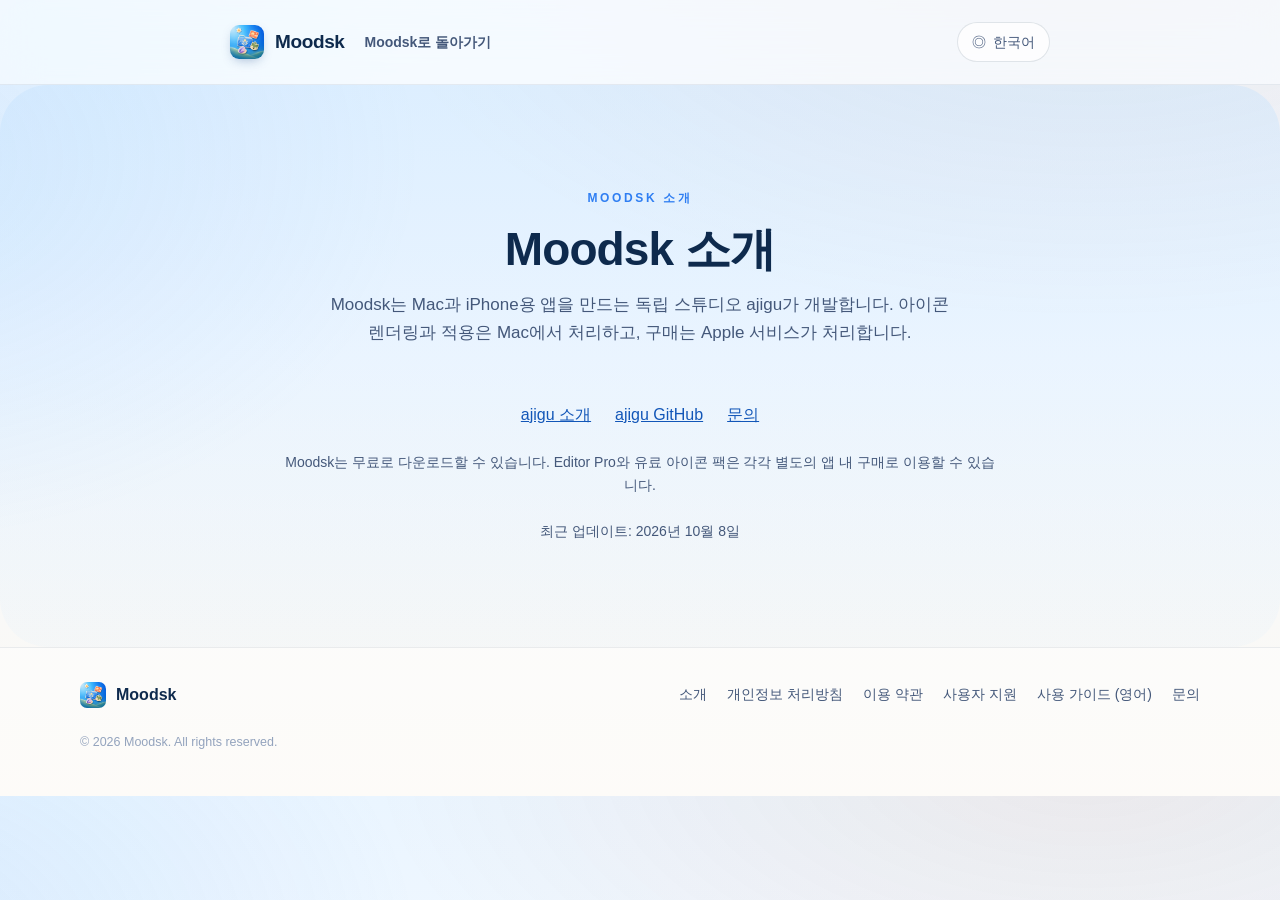
<file: ko/about/index.html>
<!DOCTYPE html>
<html lang="ko">
<head>
  <meta charset="UTF-8" />
  <meta name="viewport" content="width=device-width, initial-scale=1.0" />
  <meta name="theme-color" content="#eaf5ff" />
  <title>Moodsk 소개</title>
  <meta name="description" content="Moodsk를 만든 독립 스튜디오 ajigu와 로컬 아이콘 편집, 구매 및 지원 정보를 알아보세요." />
  <link rel="canonical" href="https://moodsk.ajigu.com/ko/about/" />
  <link rel="alternate" hreflang="en-GB" href="https://moodsk.ajigu.com/about/" />
    <link rel="alternate" hreflang="zh-Hans" href="https://moodsk.ajigu.com/zh-hans/about/" />
    <link rel="alternate" hreflang="ja" href="https://moodsk.ajigu.com/ja/about/" />
    <link rel="alternate" hreflang="ko" href="https://moodsk.ajigu.com/ko/about/" />
    <link rel="alternate" hreflang="x-default" href="https://moodsk.ajigu.com/about/" />
  <meta property="og:title" content="Moodsk 소개" />
  <meta property="og:description" content="Moodsk를 만든 독립 스튜디오 ajigu와 로컬 아이콘 편집, 구매 및 지원 정보를 알아보세요." />
  <meta property="og:image" content="https://moodsk.ajigu.com/assets/og-image.jpg" />
  <meta property="og:type" content="website" />
  <meta property="og:url" content="https://moodsk.ajigu.com/ko/about/" />
  <meta property="og:locale" content="ko_KR" />
  <meta property="og:site_name" content="Moodsk" />
  <meta name="twitter:card" content="summary_large_image" />
  <meta name="twitter:title" content="Moodsk 소개" />
  <meta name="twitter:description" content="Moodsk를 만든 독립 스튜디오 ajigu와 로컬 아이콘 편집, 구매 및 지원 정보를 알아보세요." />
  <link rel="icon" type="image/png" href="/assets/favicon.png" />
  <link rel="apple-touch-icon" href="/assets/apple-touch-icon.png" />
  <script type="application/ld+json">
{
  "@context": "https://schema.org",
  "@graph": [
    {
      "@type": "SoftwareApplication",
      "@id": "https://moodsk.ajigu.com/#app",
      "name": "Moodsk",
      "operatingSystem": "macOS",
      "applicationCategory": "UtilitiesApplication",
      "description": "Moodsk로 Mac 파일과 폴더 아이콘을 만들고 변경하세요. 이미지, 텍스트, 이모지, SF Symbols로 디자인하고, 한 번에 여러 아이콘을 변경하거나 Finder에서 기본 아이콘으로 복원할 수 있습니다.",
      "offers": {
        "@type": "Offer",
        "price": "0",
        "priceCurrency": "USD"
      },
      "url": "https://moodsk.ajigu.com/",
      "author": {
        "@id": "https://ajigu.com/#organization"
      },
      "sameAs": [
        "https://apps.apple.com/app/id6752535811"
      ],
      "image": "https://moodsk.ajigu.com/assets/og-image.jpg"
    },
    {
      "@type": "WebSite",
      "@id": "https://moodsk.ajigu.com/#website",
      "name": "Moodsk",
      "url": "https://moodsk.ajigu.com/",
      "inLanguage": [
        "en-GB",
        "zh-Hans",
        "ja",
        "ko"
      ],
      "publisher": {
        "@id": "https://ajigu.com/#organization"
      }
    },
    {
      "@type": "AboutPage",
      "@id": "https://moodsk.ajigu.com/ko/about/#webpage",
      "name": "Moodsk 소개",
      "url": "https://moodsk.ajigu.com/ko/about/",
      "inLanguage": "ko",
      "dateModified": "2026-10-08",
      "isPartOf": {
        "@id": "https://moodsk.ajigu.com/#website"
      },
      "author": {
        "@id": "https://ajigu.com/#organization"
      },
      "mainEntity": {
        "@id": "https://moodsk.ajigu.com/#app"
      },
      "description": "Moodsk를 만든 독립 스튜디오 ajigu와 로컬 아이콘 편집, 구매 및 지원 정보를 알아보세요.",
      "about": {
        "@id": "https://moodsk.ajigu.com/#app"
      }
    },
    {
      "@type": "Organization",
      "@id": "https://ajigu.com/#organization",
      "name": "ajigu",
      "url": "https://ajigu.com/",
      "logo": "https://ajigu.com/assets/logo.png",
      "sameAs": [
        "https://github.com/Ajigu-Studio"
      ]
    }
  ]
}
</script>

  <link rel="stylesheet" href="/styles.css?v=2" />
</head>
<body class="about-page">
<header class="legal-nav"><div class="legal-nav-inner"><a class="brand" href="/ko/"><img class="brand-icon" src="/assets/appicon.jpg" alt="" /><span class="brand-name">Moodsk</span></a><a class="legal-back" href="/ko/">Moodsk로 돌아가기</a>      <details class="language-switcher">
        <summary aria-label="언어 선택"><span aria-hidden="true">◎</span> <span class="language-current">한국어</span></summary>
        <div class="language-menu">
          <a data-language="en-GB" href="/about/" lang="en-GB">English</a>
          <a data-language="zh-Hans" href="/zh-hans/about/" lang="zh-Hans">简体中文</a>
          <a data-language="ja" href="/ja/about/" lang="ja">日本語</a>
          <a data-language="ko" href="/ko/about/" lang="ko" aria-current="page">한국어</a>
        </div>
      </details></div></header>
<main><section class="section section-tint" id="about">
    <div class="container">
      <header class="section-head">
        <p class="eyebrow">MOODSK 소개</p>
        <h1>Moodsk 소개</h1>
        <p class="lede">Moodsk는 Mac과 iPhone용 앱을 만드는 독립 스튜디오 ajigu가 개발합니다. 아이콘 렌더링과 적용은 Mac에서 처리하고, 구매는 Apple 서비스가 처리합니다.</p>
      </header>
      <div class="about-links">
        <a href="https://ajigu.com/">ajigu 소개</a>
        <a href="https://github.com/Ajigu-Studio">ajigu GitHub</a>
        <a href="mailto:support@ajigu.com">문의</a>
      </div>
      <p class="source-note">Moodsk는 무료로 다운로드할 수 있습니다. Editor Pro와 유료 아이콘 팩은 각각 별도의 앱 내 구매로 이용할 수 있습니다.</p>
      <p class="source-note">최근 업데이트: <time datetime="2026-10-08">2026년 10월 8일</time></p>
    </div>
  </section></main>
<footer class="footer">
    <div class="container footer-inner">
      <div class="footer-brand">
        <img src="/assets/appicon.jpg" alt="" aria-hidden="true" />
        <span>Moodsk</span>
      </div>
      <nav class="footer-links" aria-label="푸터 링크">
        <a href="/ko/about/">소개</a>
        <a href="/privacy/">개인정보 처리방침</a>
        <a href="https://www.apple.com/legal/internet-services/itunes/dev/stdeula/">이용 약관</a>
        <a href="/support/">사용자 지원</a>
        <a href="/tutorials/">사용 가이드 (영어)</a>
        <a href="mailto:support@ajigu.com">문의</a>
      </nav>
      <p class="footer-copy">© 2026 Moodsk. All rights reserved.</p>
    </div>
  </footer>
</body>
</html>
</file>
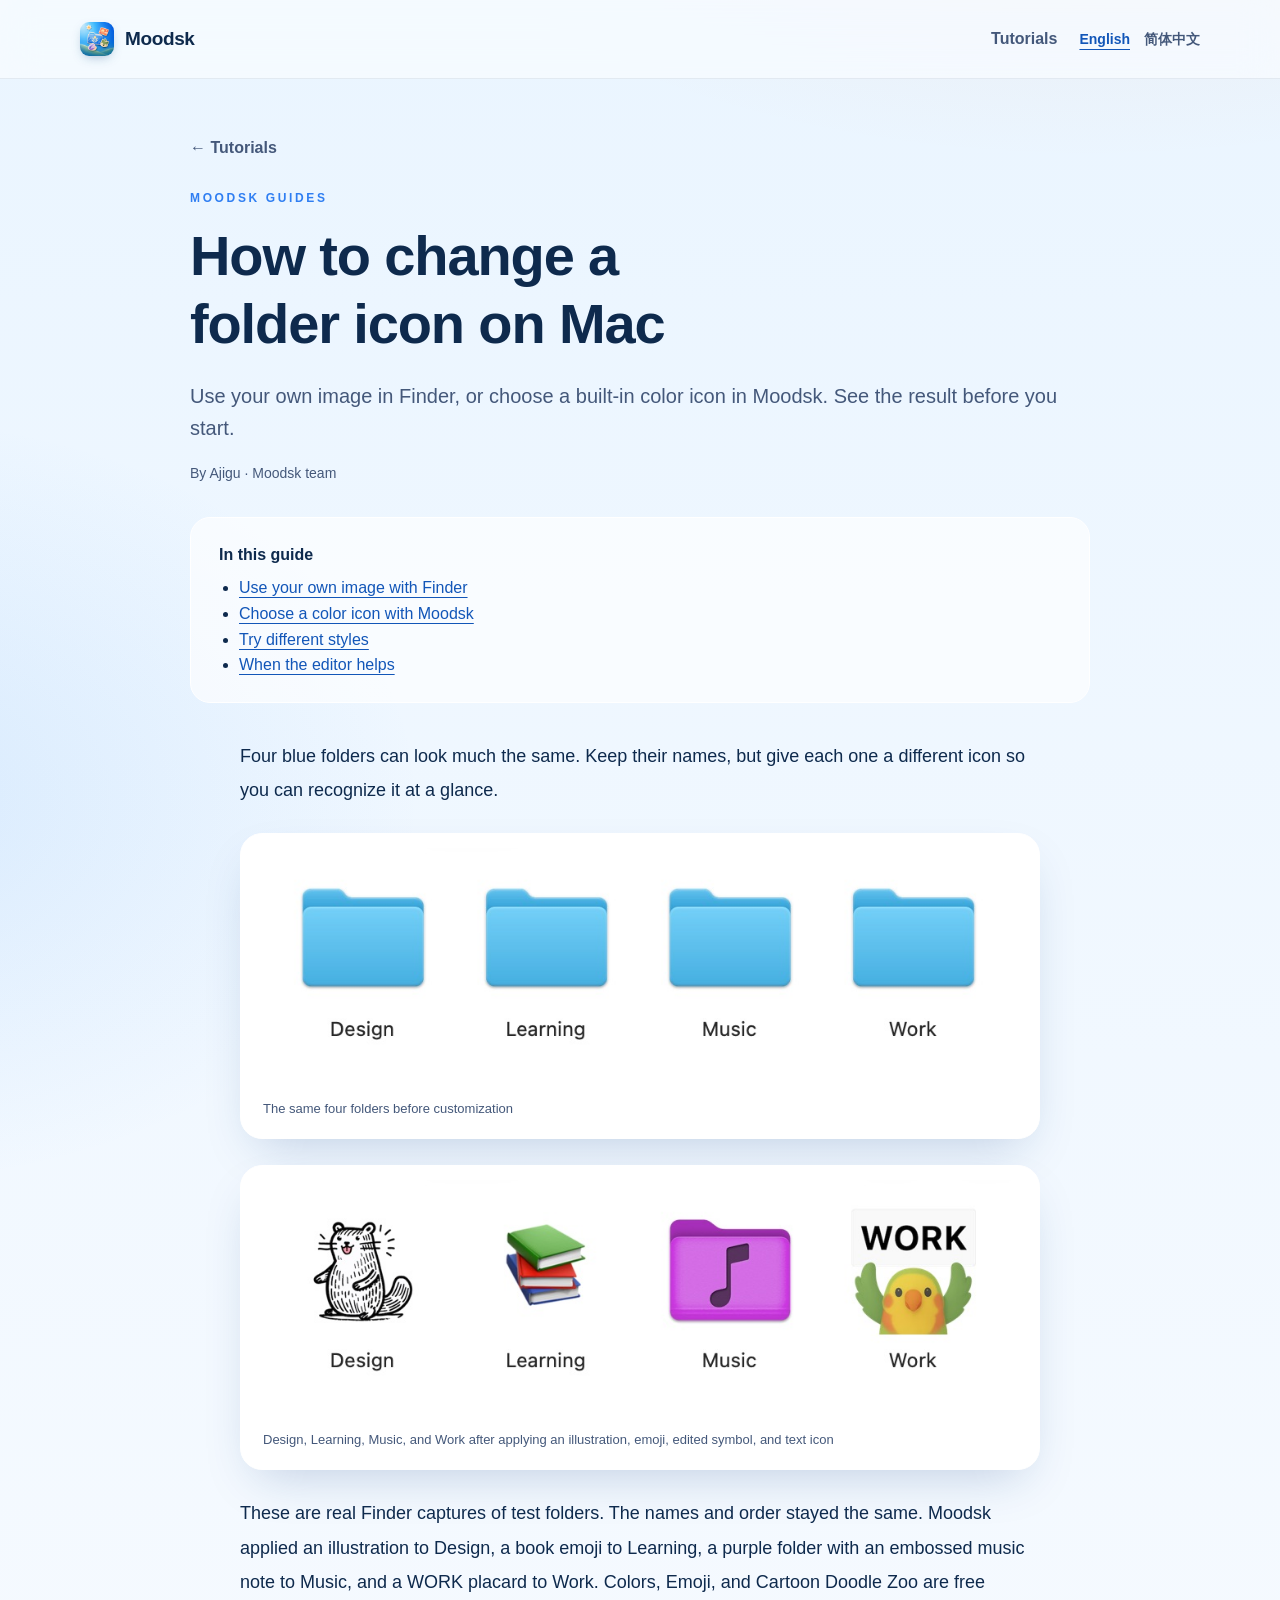
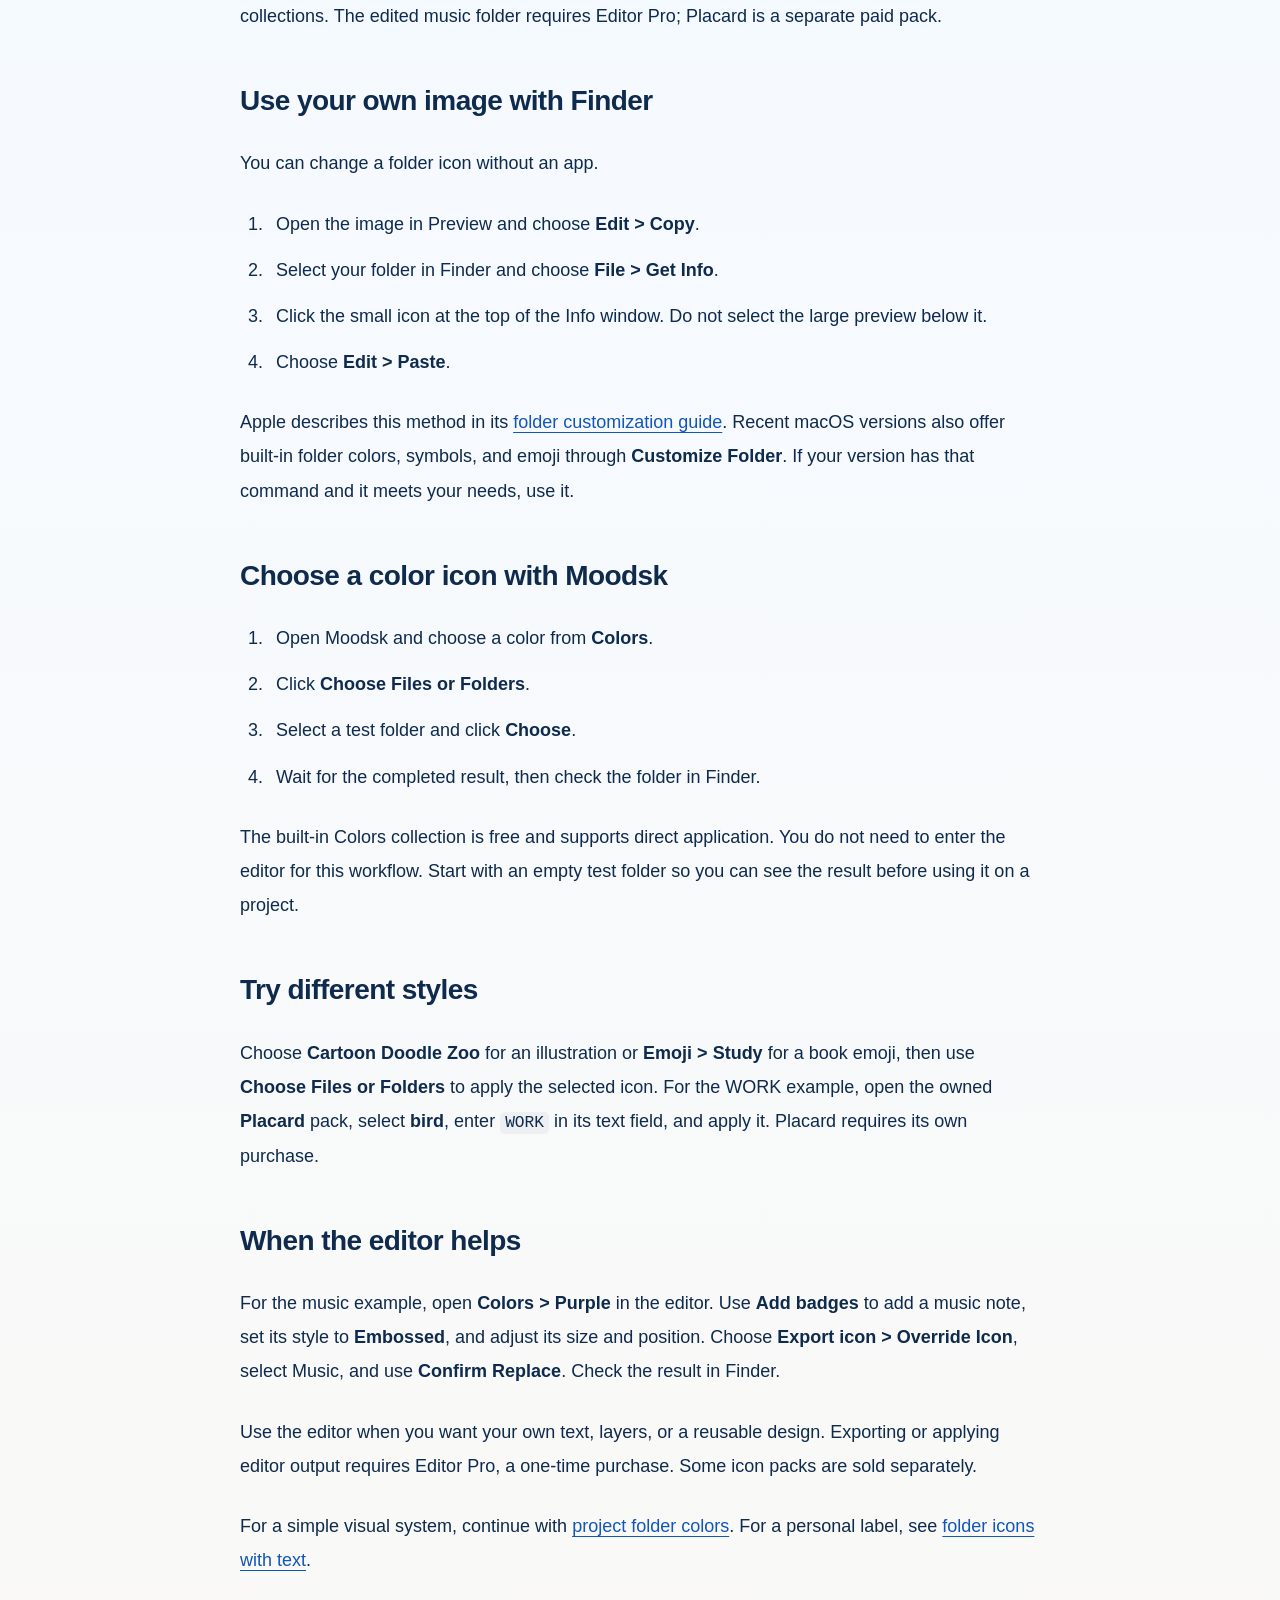
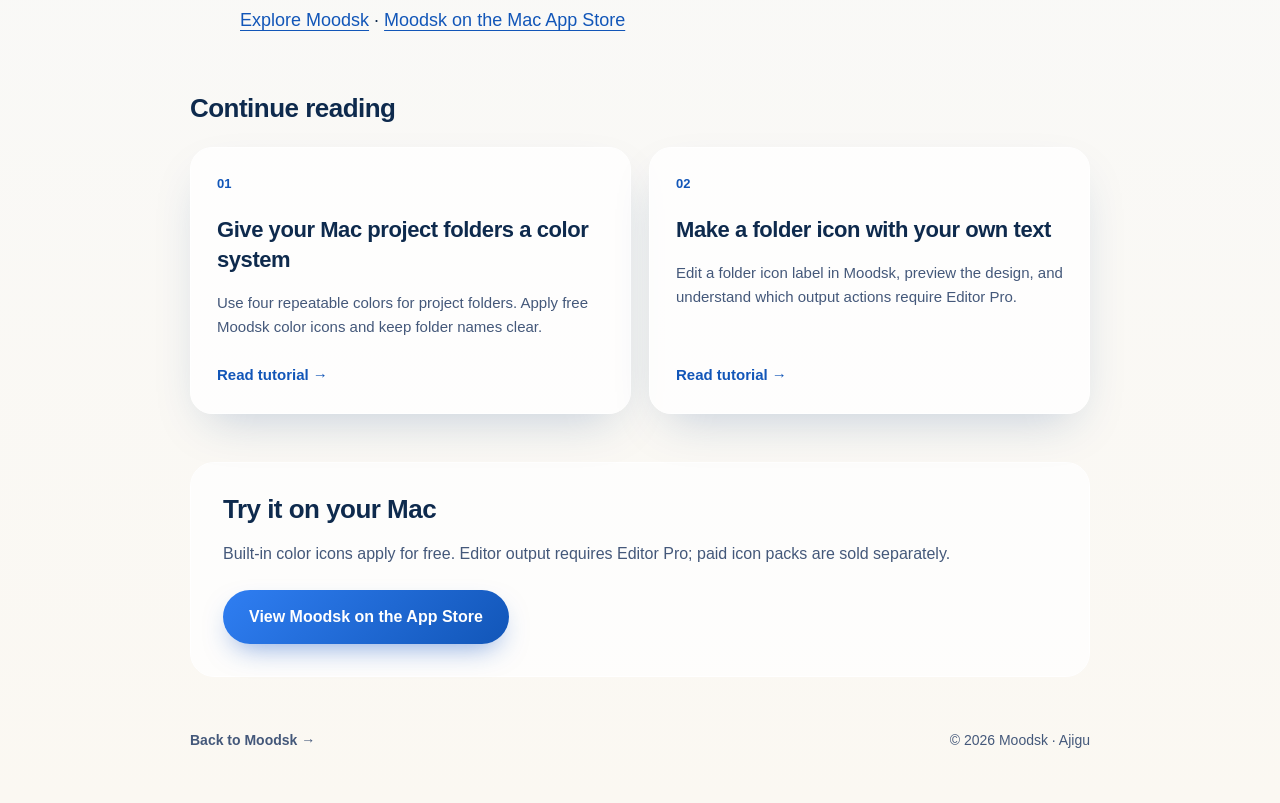
<file: tutorials/change-folder-icons-on-mac/index.html>
<!DOCTYPE html>
<html lang="en-GB">
<head>
<meta charset="utf-8"/><meta name="viewport" content="width=device-width,initial-scale=1"/>
<title>How to change a folder icon on Mac | Moodsk</title><meta name="description" content="Use your own image in Finder, or choose a built-in color icon in Moodsk. See the result before you start."/>
<link rel="canonical" href="https://moodsk.ajigu.com/tutorials/change-folder-icons-on-mac/"/>
<link rel="alternate" hreflang="en-GB" href="https://moodsk.ajigu.com/tutorials/change-folder-icons-on-mac/"/>
<link rel="alternate" hreflang="zh-Hans" href="https://moodsk.ajigu.com/zh-hans/tutorials/change-folder-icons-on-mac/"/>
<link rel="alternate" hreflang="x-default" href="https://moodsk.ajigu.com/tutorials/change-folder-icons-on-mac/"/>
<meta property="og:title" content="How to change a folder icon on Mac"/><meta property="og:description" content="Use your own image in Finder, or choose a built-in color icon in Moodsk. See the result before you start."/>
<meta property="og:type" content="article"/><meta property="og:url" content="https://moodsk.ajigu.com/tutorials/change-folder-icons-on-mac/"/><meta property="og:locale" content="en_GB"/>
<meta property="og:image" content="https://moodsk.ajigu.com/assets/og-image.jpg"/><meta name="twitter:card" content="summary_large_image"/>
<link rel="icon" href="/assets/favicon.png"/><link rel="stylesheet" href="/styles.css?v=2"/><link rel="stylesheet" href="/tutorials.css?v=1"/>
<script type="application/ld+json">{"@context":"https://schema.org","@type":"Article","headline":"How to change a folder icon on Mac","description":"Use your own image in Finder, or choose a built-in color icon in Moodsk. See the result before you start.","inLanguage":"en-GB","mainEntityOfPage":"https://moodsk.ajigu.com/tutorials/change-folder-icons-on-mac/","author":{"@type":"Organization","name":"Ajigu","url":"https://ajigu.com/"},"publisher":{"@type":"Organization","name":"Moodsk","url":"https://moodsk.ajigu.com"},"image":"https://moodsk.ajigu.com/assets/tutorials/finder-after-detail.svg"}</script>
</head>
<body class="tutorial-page">
<header class="legal-nav"><div class="legal-nav-inner"><a class="brand" href="/?lang=en"><img class="brand-icon" src="/assets/appicon.jpg" alt="" width="34" height="34"/><span class="brand-name">Moodsk</span></a><nav class="tutorial-nav" aria-label="Tutorials"><a href="/tutorials/">Tutorials</a><div class="tutorial-languages"><a href="/tutorials/change-folder-icons-on-mac/" lang="en-GB" hreflang="en-GB" aria-current="page">English</a><a href="/zh-hans/tutorials/change-folder-icons-on-mac/" lang="zh-Hans" hreflang="zh-Hans">简体中文</a></div></nav></div></header>
<main class="tutorial-main"><a class="tutorial-back" href="/tutorials/">← Tutorials</a><article><header class="tutorial-heading"><p class="eyebrow">MOODSK GUIDES</p><h1>How to change a folder icon on Mac</h1><p class="tutorial-lede">Use your own image in Finder, or choose a built-in color icon in Moodsk. See the result before you start.</p><p class="tutorial-byline">By Ajigu · Moodsk team</p></header><nav class="tutorial-contents" aria-label="In this guide"><strong>In this guide</strong><ul><li><a href="#section-1">Use your own image with Finder</a></li><li><a href="#section-2">Choose a color icon with Moodsk</a></li><li><a href="#section-3">Try different styles</a></li><li><a href="#section-4">When the editor helps</a></li></ul></nav><div class="tutorial-body"><p>Four blue folders can look much the same. Keep their names, but give each one a different icon so you can recognize it at a glance.</p>

<figure><img src="/assets/tutorials/finder-before-detail.svg" alt="The same four folders before customization" width="940" height="290" loading="eager" decoding="async"/><figcaption>The same four folders before customization</figcaption></figure>

<figure><img src="/assets/tutorials/finder-after-detail.svg" alt="Design, Learning, Music, and Work after applying an illustration, emoji, edited symbol, and text icon" width="940" height="290" loading="lazy" decoding="async"/><figcaption>Design, Learning, Music, and Work after applying an illustration, emoji, edited symbol, and text icon</figcaption></figure>

<p>These are real Finder captures of test folders. The names and order stayed the same. Moodsk applied an illustration to Design, a book emoji to Learning, a purple folder with an embossed music note to Music, and a WORK placard to Work. Colors, Emoji, and Cartoon Doodle Zoo are free collections. The edited music folder requires Editor Pro; Placard is a separate paid pack.</p>

<h2 id="section-1">Use your own image with Finder</h2>

<p>You can change a folder icon without an app.</p>

<ol><li>Open the image in Preview and choose <strong>Edit &gt; Copy</strong>.</li><li>Select your folder in Finder and choose <strong>File &gt; Get Info</strong>.</li><li>Click the small icon at the top of the Info window. Do not select the large preview below it.</li><li>Choose <strong>Edit &gt; Paste</strong>.</li></ol>

<p>Apple describes this method in its <a href="https://support.apple.com/guide/mac-help/customize-folders-files-mac-mchlp2313/mac">folder customization guide</a>. Recent macOS versions also offer built-in folder colors, symbols, and emoji through <strong>Customize Folder</strong>. If your version has that command and it meets your needs, use it.</p>

<h2 id="section-2">Choose a color icon with Moodsk</h2>

<ol><li>Open Moodsk and choose a color from <strong>Colors</strong>.</li><li>Click <strong>Choose Files or Folders</strong>.</li><li>Select a test folder and click <strong>Choose</strong>.</li><li>Wait for the completed result, then check the folder in Finder.</li></ol>

<p>The built-in Colors collection is free and supports direct application. You do not need to enter the editor for this workflow. Start with an empty test folder so you can see the result before using it on a project.</p>

<h2 id="section-3">Try different styles</h2>

<p>Choose <strong>Cartoon Doodle Zoo</strong> for an illustration or <strong>Emoji &gt; Study</strong> for a book emoji, then use <strong>Choose Files or Folders</strong> to apply the selected icon. For the WORK example, open the owned <strong>Placard</strong> pack, select <strong>bird</strong>, enter <code>WORK</code> in its text field, and apply it. Placard requires its own purchase.</p>

<h2 id="section-4">When the editor helps</h2>

<p>For the music example, open <strong>Colors &gt; Purple</strong> in the editor. Use <strong>Add badges</strong> to add a music note, set its style to <strong>Embossed</strong>, and adjust its size and position. Choose <strong>Export icon &gt; Override Icon</strong>, select Music, and use <strong>Confirm Replace</strong>. Check the result in Finder.</p>

<p>Use the editor when you want your own text, layers, or a reusable design. Exporting or applying editor output requires Editor Pro, a one-time purchase. Some icon packs are sold separately.</p>

<p>For a simple visual system, continue with <a href="../folder-color-system-on-mac/">project folder colors</a>. For a personal label, see <a href="../folder-icons-with-text/">folder icons with text</a>.</p>

<p><a href="https://moodsk.ajigu.com/">Explore Moodsk</a> · <a href="https://apps.apple.com/app/id6752535811">Moodsk on the Mac App Store</a></p>
</div></article><section class="related-guides"><h2>Continue reading</h2><div class="guide-cards"><a class="guide-card" href="/tutorials/folder-color-system-on-mac/"><span class="guide-number">01</span><h3>Give your Mac project folders a color system</h3><p>Use four repeatable colors for project folders. Apply free Moodsk color icons and keep folder names clear.</p><span class="guide-read">Read tutorial →</span></a><a class="guide-card" href="/tutorials/folder-icons-with-text/"><span class="guide-number">02</span><h3>Make a folder icon with your own text</h3><p>Edit a folder icon label in Moodsk, preview the design, and understand which output actions require Editor Pro.</p><span class="guide-read">Read tutorial →</span></a></div></section>
<aside class="tutorial-cta"><h2>Try it on your Mac</h2><p>Built-in color icons apply for free. Editor output requires Editor Pro; paid icon packs are sold separately.</p><a class="btn btn-primary" href="https://apps.apple.com/gb/app/id6752535811?mt=12">View Moodsk on the App Store</a></aside>
<footer class="tutorial-footer"><a href="/?lang=en">Back to Moodsk →</a><span>© 2026 Moodsk · Ajigu</span></footer>
</main></body></html>
</file>
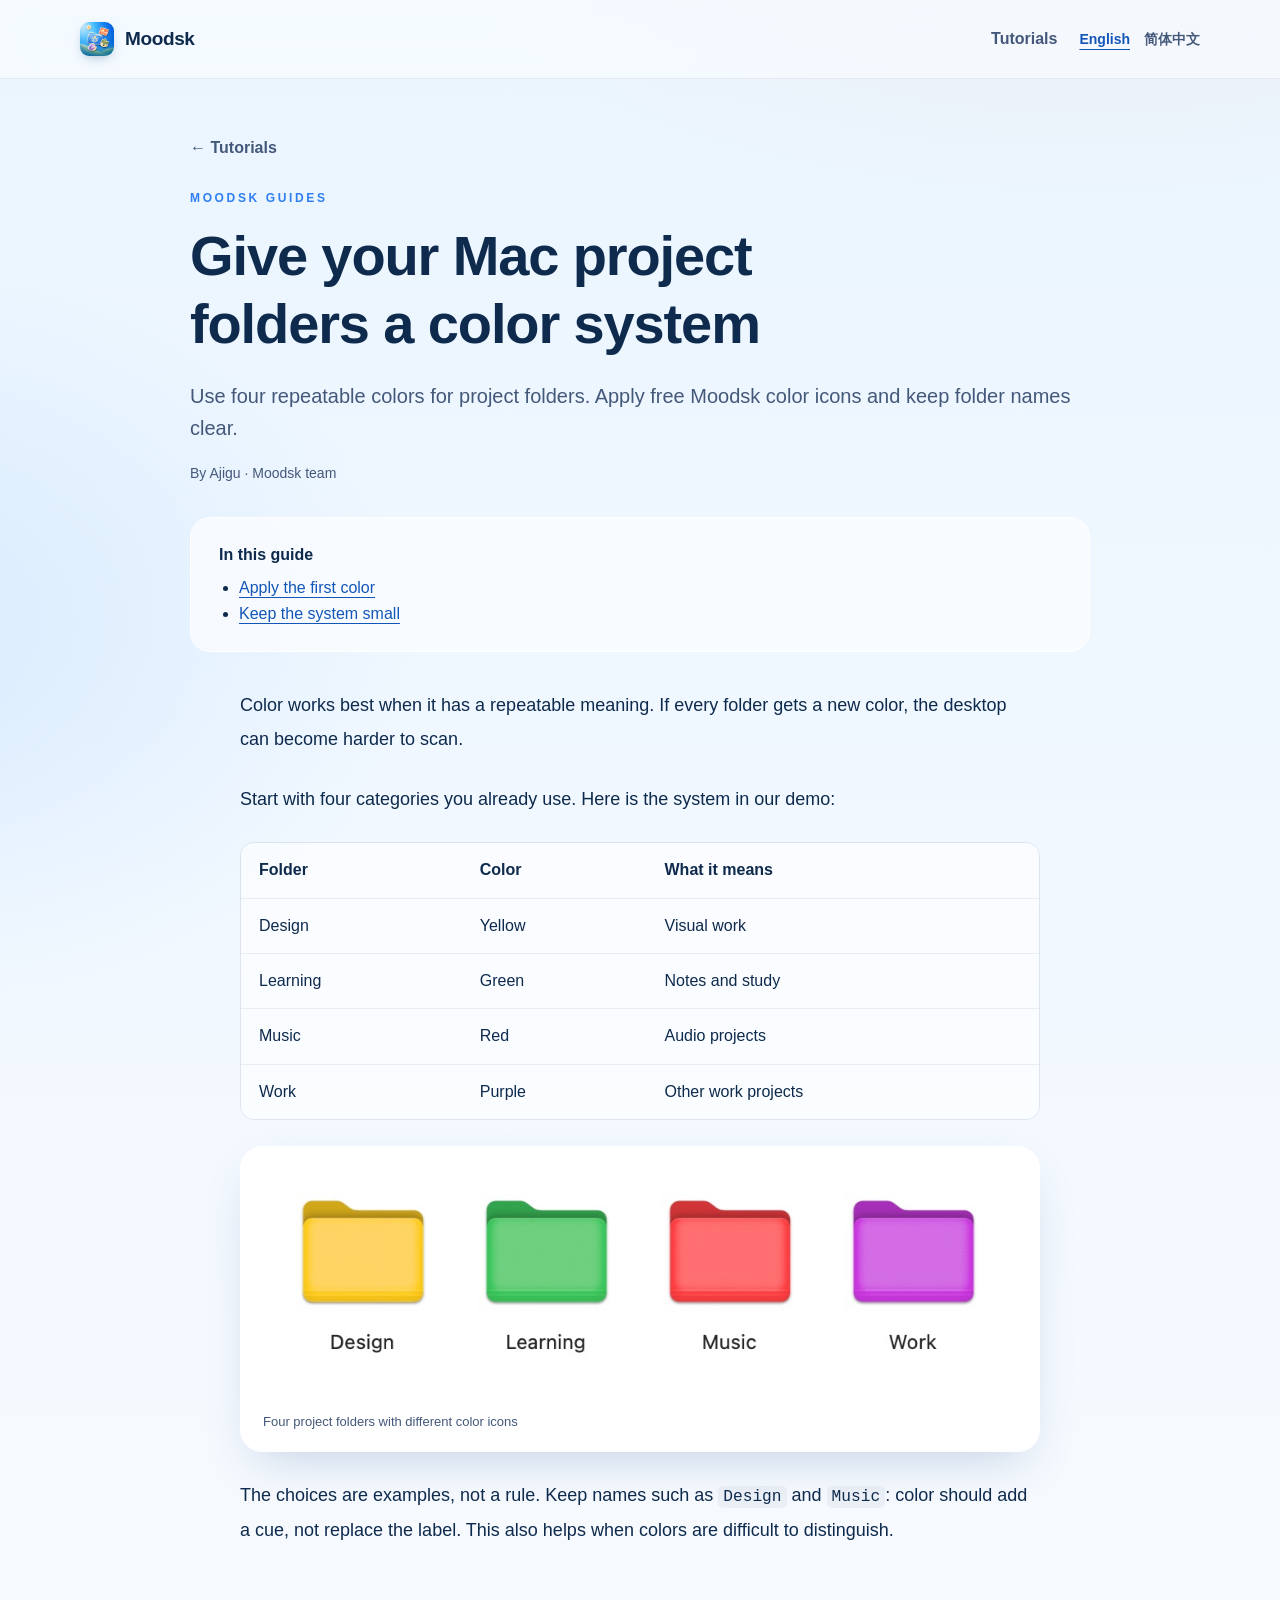
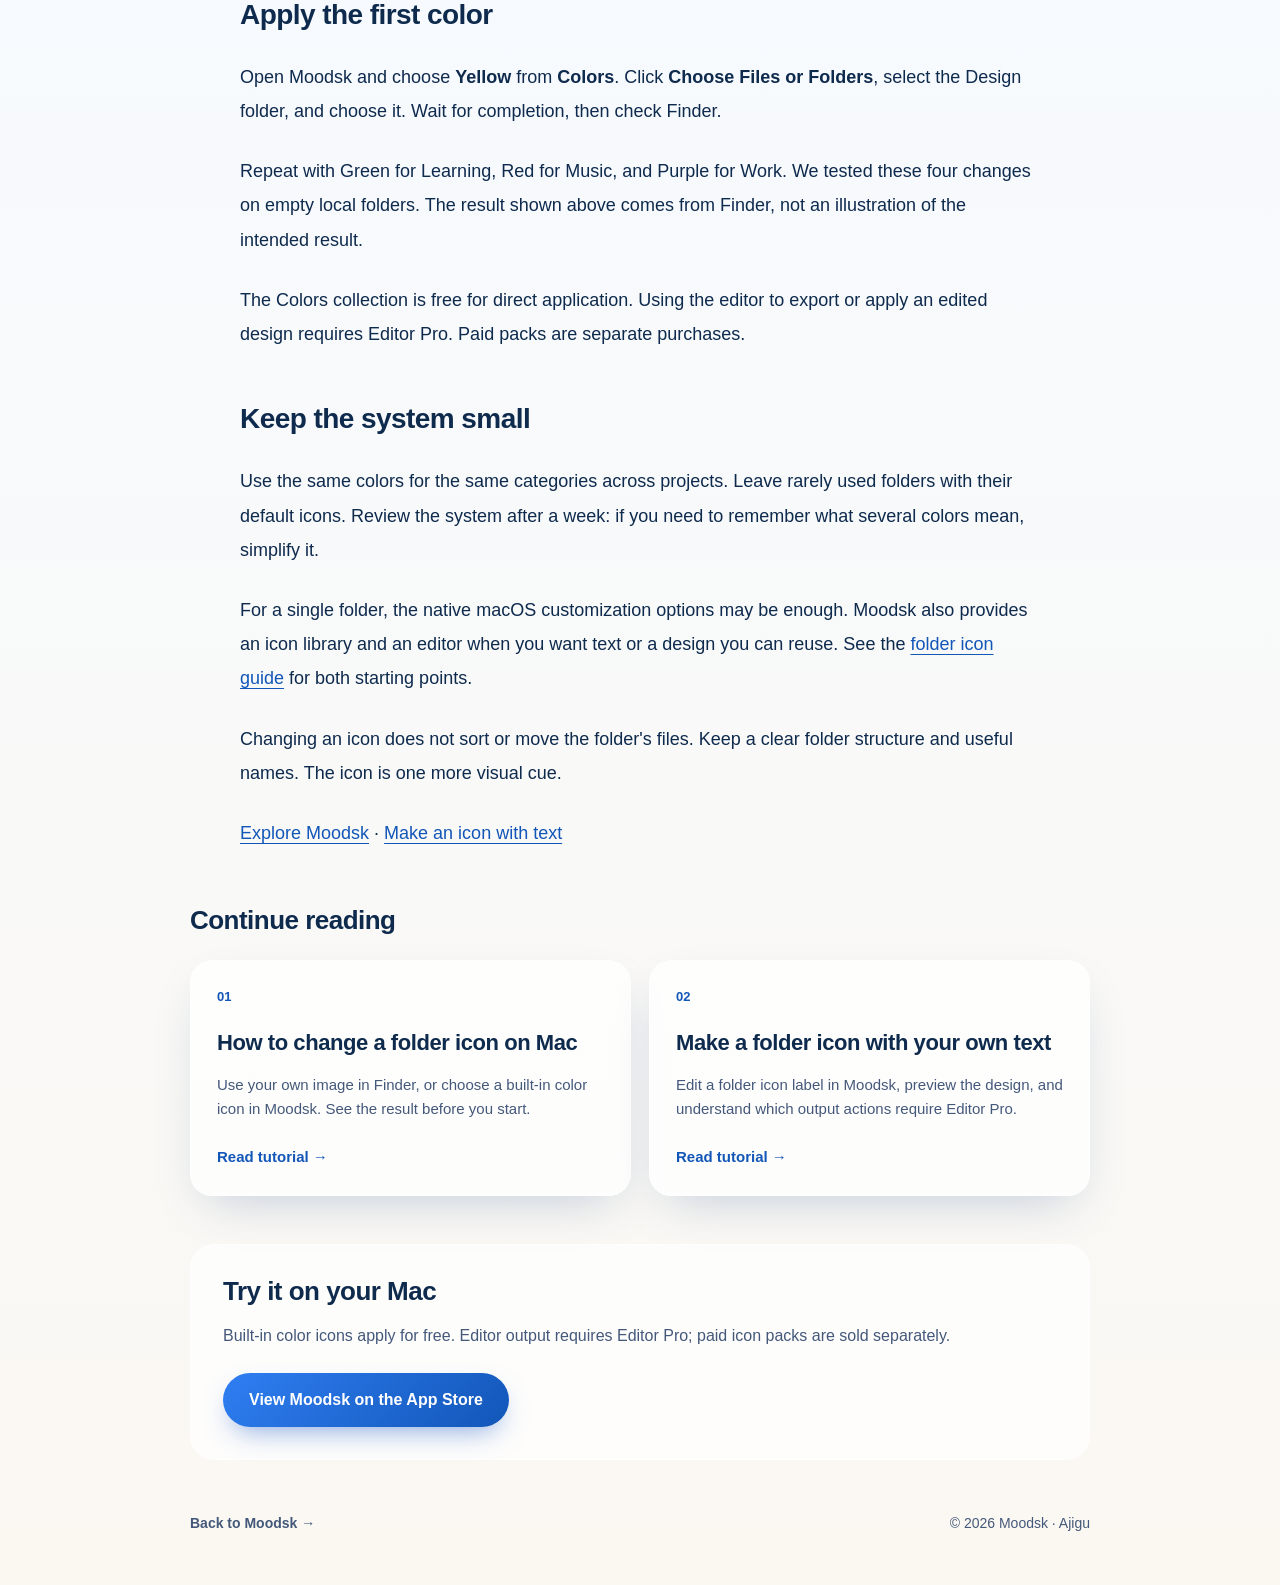
<file: tutorials/folder-color-system-on-mac/index.html>
<!DOCTYPE html>
<html lang="en-GB">
<head>
<meta charset="utf-8"/><meta name="viewport" content="width=device-width,initial-scale=1"/>
<title>Give your Mac project folders a color system | Moodsk</title><meta name="description" content="Use four repeatable colors for project folders. Apply free Moodsk color icons and keep folder names clear."/>
<link rel="canonical" href="https://moodsk.ajigu.com/tutorials/folder-color-system-on-mac/"/>
<link rel="alternate" hreflang="en-GB" href="https://moodsk.ajigu.com/tutorials/folder-color-system-on-mac/"/>
<link rel="alternate" hreflang="zh-Hans" href="https://moodsk.ajigu.com/zh-hans/tutorials/folder-color-system-on-mac/"/>
<link rel="alternate" hreflang="x-default" href="https://moodsk.ajigu.com/tutorials/folder-color-system-on-mac/"/>
<meta property="og:title" content="Give your Mac project folders a color system"/><meta property="og:description" content="Use four repeatable colors for project folders. Apply free Moodsk color icons and keep folder names clear."/>
<meta property="og:type" content="article"/><meta property="og:url" content="https://moodsk.ajigu.com/tutorials/folder-color-system-on-mac/"/><meta property="og:locale" content="en_GB"/>
<meta property="og:image" content="https://moodsk.ajigu.com/assets/og-image.jpg"/><meta name="twitter:card" content="summary_large_image"/>
<link rel="icon" href="/assets/favicon.png"/><link rel="stylesheet" href="/styles.css?v=2"/><link rel="stylesheet" href="/tutorials.css?v=1"/>
<script type="application/ld+json">{"@context":"https://schema.org","@type":"Article","headline":"Give your Mac project folders a color system","description":"Use four repeatable colors for project folders. Apply free Moodsk color icons and keep folder names clear.","inLanguage":"en-GB","mainEntityOfPage":"https://moodsk.ajigu.com/tutorials/folder-color-system-on-mac/","author":{"@type":"Organization","name":"Ajigu","url":"https://ajigu.com/"},"publisher":{"@type":"Organization","name":"Moodsk","url":"https://moodsk.ajigu.com"},"image":"https://moodsk.ajigu.com/assets/tutorials/finder-after-detail.svg"}</script>
</head>
<body class="tutorial-page">
<header class="legal-nav"><div class="legal-nav-inner"><a class="brand" href="/?lang=en"><img class="brand-icon" src="/assets/appicon.jpg" alt="" width="34" height="34"/><span class="brand-name">Moodsk</span></a><nav class="tutorial-nav" aria-label="Tutorials"><a href="/tutorials/">Tutorials</a><div class="tutorial-languages"><a href="/tutorials/folder-color-system-on-mac/" lang="en-GB" hreflang="en-GB" aria-current="page">English</a><a href="/zh-hans/tutorials/folder-color-system-on-mac/" lang="zh-Hans" hreflang="zh-Hans">简体中文</a></div></nav></div></header>
<main class="tutorial-main"><a class="tutorial-back" href="/tutorials/">← Tutorials</a><article><header class="tutorial-heading"><p class="eyebrow">MOODSK GUIDES</p><h1>Give your Mac project folders a color system</h1><p class="tutorial-lede">Use four repeatable colors for project folders. Apply free Moodsk color icons and keep folder names clear.</p><p class="tutorial-byline">By Ajigu · Moodsk team</p></header><nav class="tutorial-contents" aria-label="In this guide"><strong>In this guide</strong><ul><li><a href="#section-1">Apply the first color</a></li><li><a href="#section-2">Keep the system small</a></li></ul></nav><div class="tutorial-body"><p>Color works best when it has a repeatable meaning. If every folder gets a new color, the desktop can become harder to scan.</p>

<p>Start with four categories you already use. Here is the system in our demo:</p>

<div class="table-scroll"><table><thead><tr><th scope="col">Folder</th><th scope="col">Color</th><th scope="col">What it means</th></tr></thead><tbody><tr><td>Design</td><td>Yellow</td><td>Visual work</td></tr><tr><td>Learning</td><td>Green</td><td>Notes and study</td></tr><tr><td>Music</td><td>Red</td><td>Audio projects</td></tr><tr><td>Work</td><td>Purple</td><td>Other work projects</td></tr></tbody></table></div>

<figure><img src="/assets/tutorials/finder-colours-detail.svg" alt="Four project folders with different color icons" width="940" height="290" loading="eager" decoding="async"/><figcaption>Four project folders with different color icons</figcaption></figure>

<p>The choices are examples, not a rule. Keep names such as <code>Design</code> and <code>Music</code>: color should add a cue, not replace the label. This also helps when colors are difficult to distinguish.</p>

<h2 id="section-1">Apply the first color</h2>

<p>Open Moodsk and choose <strong>Yellow</strong> from <strong>Colors</strong>. Click <strong>Choose Files or Folders</strong>, select the Design folder, and choose it. Wait for completion, then check Finder.</p>

<p>Repeat with Green for Learning, Red for Music, and Purple for Work. We tested these four changes on empty local folders. The result shown above comes from Finder, not an illustration of the intended result.</p>

<p>The Colors collection is free for direct application. Using the editor to export or apply an edited design requires Editor Pro. Paid packs are separate purchases.</p>

<h2 id="section-2">Keep the system small</h2>

<p>Use the same colors for the same categories across projects. Leave rarely used folders with their default icons. Review the system after a week: if you need to remember what several colors mean, simplify it.</p>

<p>For a single folder, the native macOS customization options may be enough. Moodsk also provides an icon library and an editor when you want text or a design you can reuse. See the <a href="../change-folder-icons-on-mac/">folder icon guide</a> for both starting points.</p>

<p>Changing an icon does not sort or move the folder&#x27;s files. Keep a clear folder structure and useful names. The icon is one more visual cue.</p>

<p><a href="https://moodsk.ajigu.com/">Explore Moodsk</a> · <a href="../folder-icons-with-text/">Make an icon with text</a></p>
</div></article><section class="related-guides"><h2>Continue reading</h2><div class="guide-cards"><a class="guide-card" href="/tutorials/change-folder-icons-on-mac/"><span class="guide-number">01</span><h3>How to change a folder icon on Mac</h3><p>Use your own image in Finder, or choose a built-in color icon in Moodsk. See the result before you start.</p><span class="guide-read">Read tutorial →</span></a><a class="guide-card" href="/tutorials/folder-icons-with-text/"><span class="guide-number">02</span><h3>Make a folder icon with your own text</h3><p>Edit a folder icon label in Moodsk, preview the design, and understand which output actions require Editor Pro.</p><span class="guide-read">Read tutorial →</span></a></div></section>
<aside class="tutorial-cta"><h2>Try it on your Mac</h2><p>Built-in color icons apply for free. Editor output requires Editor Pro; paid icon packs are sold separately.</p><a class="btn btn-primary" href="https://apps.apple.com/gb/app/id6752535811?mt=12">View Moodsk on the App Store</a></aside>
<footer class="tutorial-footer"><a href="/?lang=en">Back to Moodsk →</a><span>© 2026 Moodsk · Ajigu</span></footer>
</main></body></html>
</file>
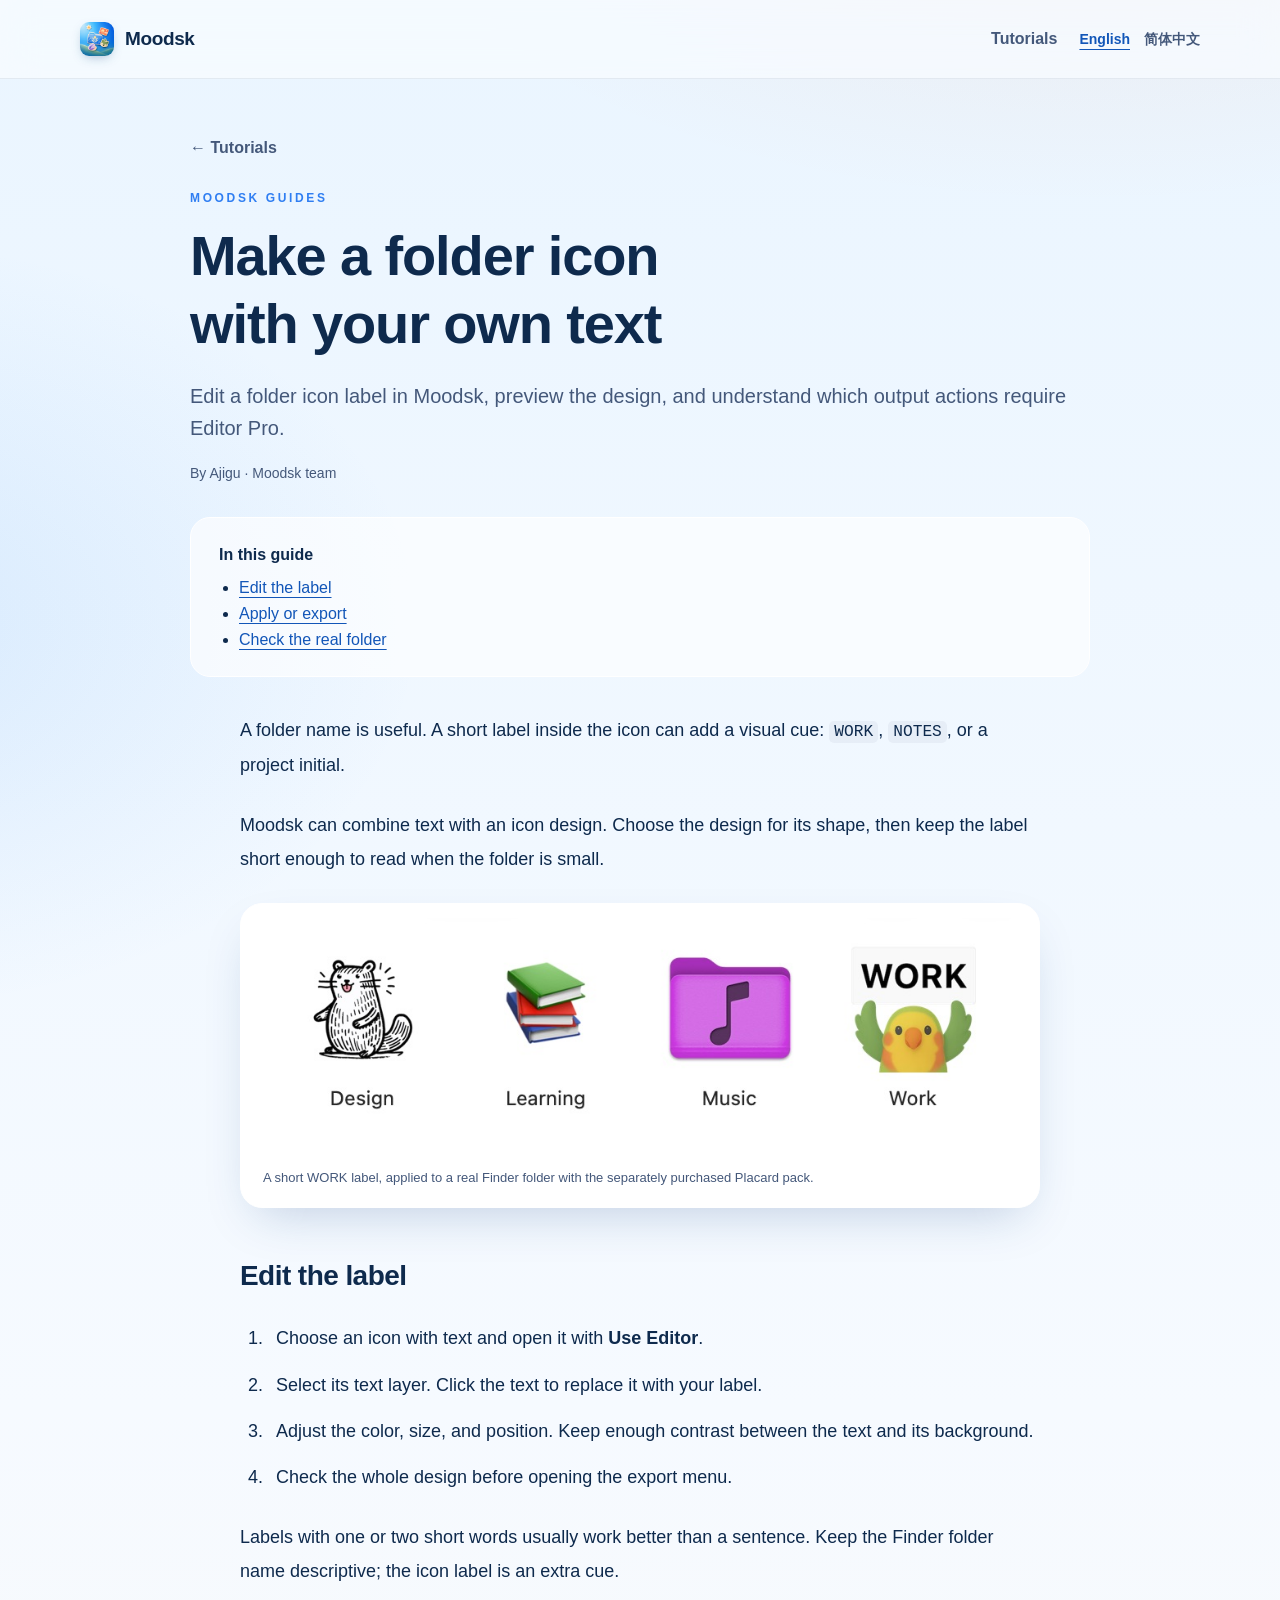
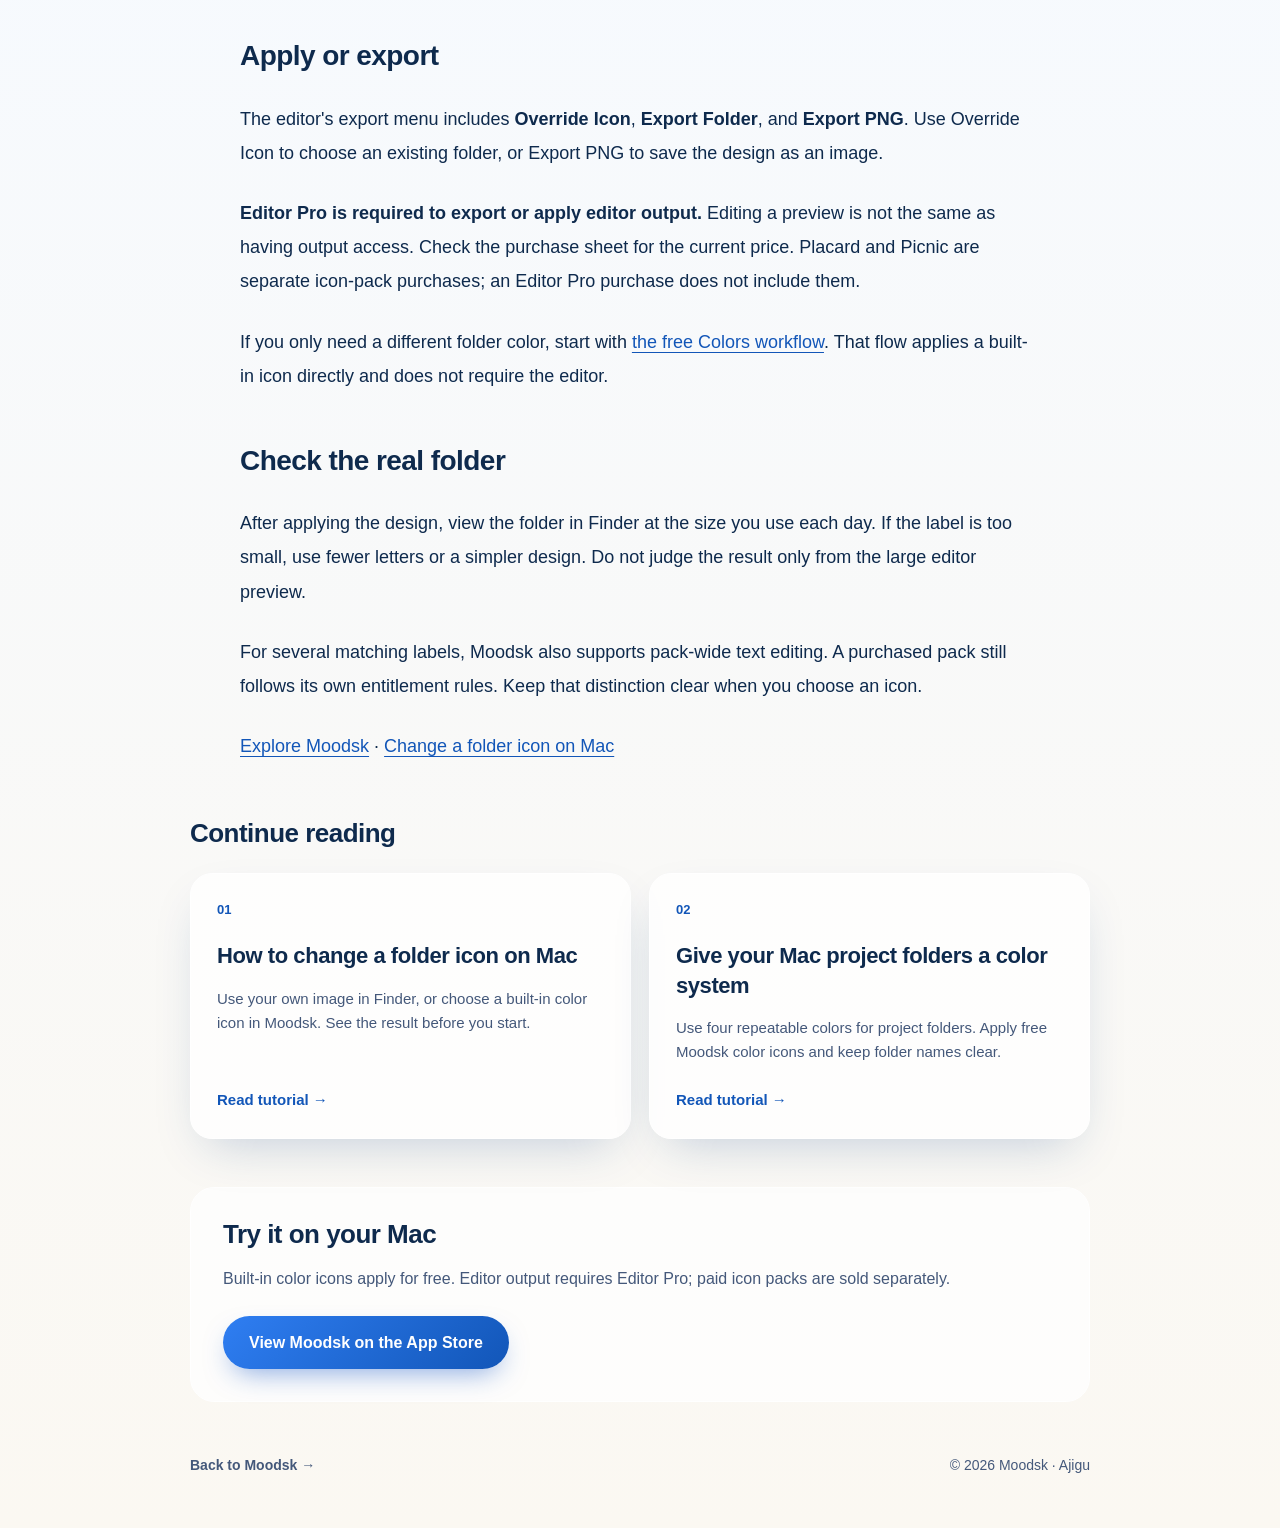
<file: tutorials/folder-icons-with-text/index.html>
<!DOCTYPE html>
<html lang="en-GB">
<head>
<meta charset="utf-8"/><meta name="viewport" content="width=device-width,initial-scale=1"/>
<title>Make a folder icon with your own text | Moodsk</title><meta name="description" content="Edit a folder icon label in Moodsk, preview the design, and understand which output actions require Editor Pro."/>
<link rel="canonical" href="https://moodsk.ajigu.com/tutorials/folder-icons-with-text/"/>
<link rel="alternate" hreflang="en-GB" href="https://moodsk.ajigu.com/tutorials/folder-icons-with-text/"/>
<link rel="alternate" hreflang="zh-Hans" href="https://moodsk.ajigu.com/zh-hans/tutorials/folder-icons-with-text/"/>
<link rel="alternate" hreflang="x-default" href="https://moodsk.ajigu.com/tutorials/folder-icons-with-text/"/>
<meta property="og:title" content="Make a folder icon with your own text"/><meta property="og:description" content="Edit a folder icon label in Moodsk, preview the design, and understand which output actions require Editor Pro."/>
<meta property="og:type" content="article"/><meta property="og:url" content="https://moodsk.ajigu.com/tutorials/folder-icons-with-text/"/><meta property="og:locale" content="en_GB"/>
<meta property="og:image" content="https://moodsk.ajigu.com/assets/og-image.jpg"/><meta name="twitter:card" content="summary_large_image"/>
<link rel="icon" href="/assets/favicon.png"/><link rel="stylesheet" href="/styles.css?v=2"/><link rel="stylesheet" href="/tutorials.css?v=1"/>
<script type="application/ld+json">{"@context":"https://schema.org","@type":"Article","headline":"Make a folder icon with your own text","description":"Edit a folder icon label in Moodsk, preview the design, and understand which output actions require Editor Pro.","inLanguage":"en-GB","mainEntityOfPage":"https://moodsk.ajigu.com/tutorials/folder-icons-with-text/","author":{"@type":"Organization","name":"Ajigu","url":"https://ajigu.com/"},"publisher":{"@type":"Organization","name":"Moodsk","url":"https://moodsk.ajigu.com"},"image":"https://moodsk.ajigu.com/assets/tutorials/finder-after-detail.svg"}</script>
</head>
<body class="tutorial-page">
<header class="legal-nav"><div class="legal-nav-inner"><a class="brand" href="/?lang=en"><img class="brand-icon" src="/assets/appicon.jpg" alt="" width="34" height="34"/><span class="brand-name">Moodsk</span></a><nav class="tutorial-nav" aria-label="Tutorials"><a href="/tutorials/">Tutorials</a><div class="tutorial-languages"><a href="/tutorials/folder-icons-with-text/" lang="en-GB" hreflang="en-GB" aria-current="page">English</a><a href="/zh-hans/tutorials/folder-icons-with-text/" lang="zh-Hans" hreflang="zh-Hans">简体中文</a></div></nav></div></header>
<main class="tutorial-main"><a class="tutorial-back" href="/tutorials/">← Tutorials</a><article><header class="tutorial-heading"><p class="eyebrow">MOODSK GUIDES</p><h1>Make a folder icon with your own text</h1><p class="tutorial-lede">Edit a folder icon label in Moodsk, preview the design, and understand which output actions require Editor Pro.</p><p class="tutorial-byline">By Ajigu · Moodsk team</p></header><nav class="tutorial-contents" aria-label="In this guide"><strong>In this guide</strong><ul><li><a href="#section-1">Edit the label</a></li><li><a href="#section-2">Apply or export</a></li><li><a href="#section-3">Check the real folder</a></li></ul></nav><div class="tutorial-body"><p>A folder name is useful. A short label inside the icon can add a visual cue: <code>WORK</code>, <code>NOTES</code>, or a project initial.</p>

<p>Moodsk can combine text with an icon design. Choose the design for its shape, then keep the label short enough to read when the folder is small.</p>

<figure><img src="/assets/tutorials/finder-after-detail.svg" alt="A short WORK label, applied to a real Finder folder with the separately purchased Placard pack." width="940" height="290" decoding="async"/><figcaption>A short WORK label, applied to a real Finder folder with the separately purchased Placard pack.</figcaption></figure>

<h2 id="section-1">Edit the label</h2>

<ol><li>Choose an icon with text and open it with <strong>Use Editor</strong>.</li><li>Select its text layer. Click the text to replace it with your label.</li><li>Adjust the color, size, and position. Keep enough contrast between the text and its background.</li><li>Check the whole design before opening the export menu.</li></ol>

<p>Labels with one or two short words usually work better than a sentence. Keep the Finder folder name descriptive; the icon label is an extra cue.</p>

<h2 id="section-2">Apply or export</h2>

<p>The editor&#x27;s export menu includes <strong>Override Icon</strong>, <strong>Export Folder</strong>, and <strong>Export PNG</strong>. Use Override Icon to choose an existing folder, or Export PNG to save the design as an image.</p>

<p><strong>Editor Pro is required to export or apply editor output.</strong> Editing a preview is not the same as having output access. Check the purchase sheet for the current price. Placard and Picnic are separate icon-pack purchases; an Editor Pro purchase does not include them.</p>

<p>If you only need a different folder color, start with <a href="../folder-color-system-on-mac/">the free Colors workflow</a>. That flow applies a built-in icon directly and does not require the editor.</p>

<h2 id="section-3">Check the real folder</h2>

<p>After applying the design, view the folder in Finder at the size you use each day. If the label is too small, use fewer letters or a simpler design. Do not judge the result only from the large editor preview.</p>

<p>For several matching labels, Moodsk also supports pack-wide text editing. A purchased pack still follows its own entitlement rules. Keep that distinction clear when you choose an icon.</p>

<p><a href="https://moodsk.ajigu.com/">Explore Moodsk</a> · <a href="../change-folder-icons-on-mac/">Change a folder icon on Mac</a></p>
</div></article><section class="related-guides"><h2>Continue reading</h2><div class="guide-cards"><a class="guide-card" href="/tutorials/change-folder-icons-on-mac/"><span class="guide-number">01</span><h3>How to change a folder icon on Mac</h3><p>Use your own image in Finder, or choose a built-in color icon in Moodsk. See the result before you start.</p><span class="guide-read">Read tutorial →</span></a><a class="guide-card" href="/tutorials/folder-color-system-on-mac/"><span class="guide-number">02</span><h3>Give your Mac project folders a color system</h3><p>Use four repeatable colors for project folders. Apply free Moodsk color icons and keep folder names clear.</p><span class="guide-read">Read tutorial →</span></a></div></section>
<aside class="tutorial-cta"><h2>Try it on your Mac</h2><p>Built-in color icons apply for free. Editor output requires Editor Pro; paid icon packs are sold separately.</p><a class="btn btn-primary" href="https://apps.apple.com/gb/app/id6752535811?mt=12">View Moodsk on the App Store</a></aside>
<footer class="tutorial-footer"><a href="/?lang=en">Back to Moodsk →</a><span>© 2026 Moodsk · Ajigu</span></footer>
</main></body></html>
</file>
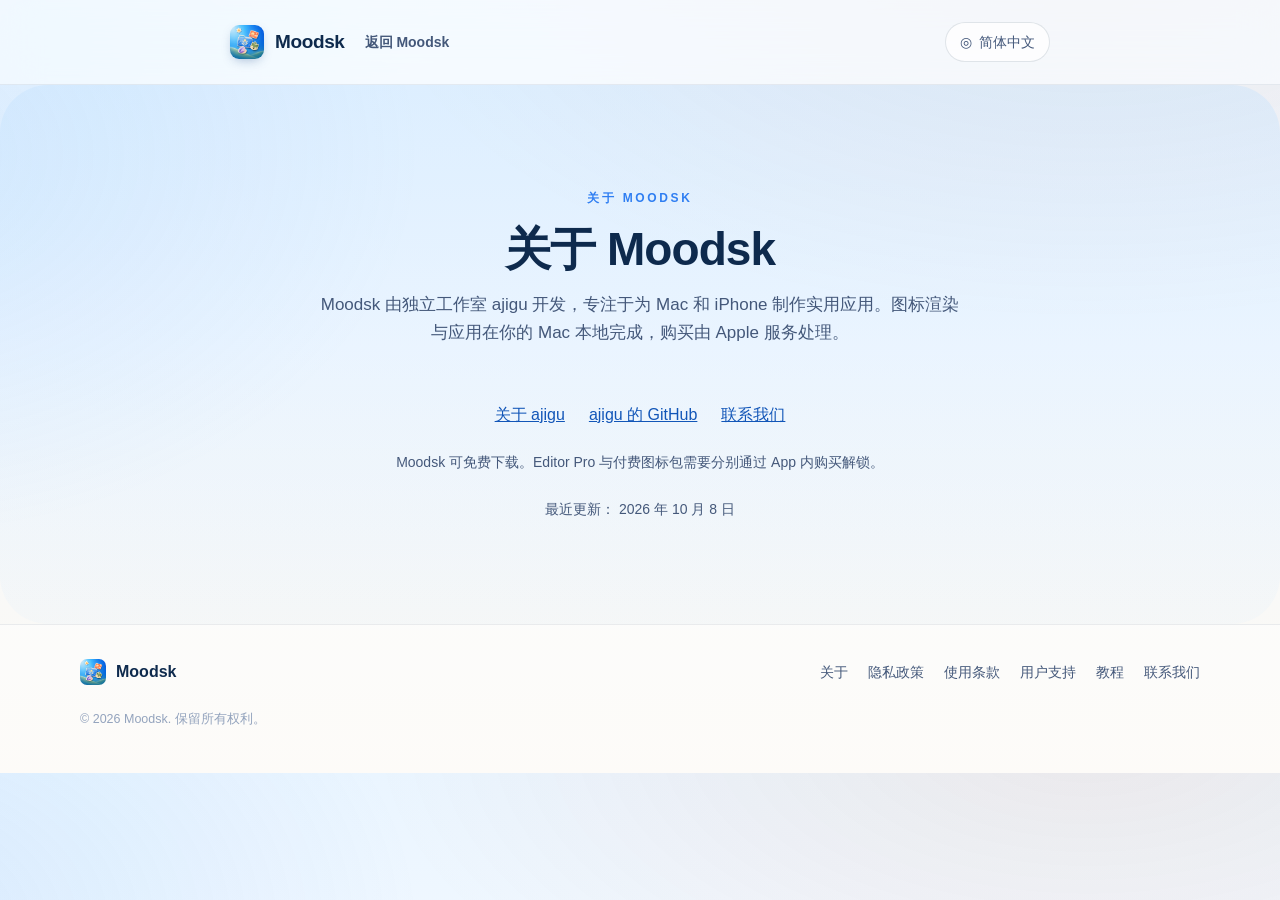
<file: zh-hans/about/index.html>
<!DOCTYPE html>
<html lang="zh-Hans">
<head>
  <meta charset="UTF-8" />
  <meta name="viewport" content="width=device-width, initial-scale=1.0" />
  <meta name="theme-color" content="#eaf5ff" />
  <title>关于 Moodsk</title>
  <meta name="description" content="了解 Moodsk 背后的独立工作室 ajigu，以及本地图标编辑、购买和用户支持。" />
  <link rel="canonical" href="https://moodsk.ajigu.com/zh-hans/about/" />
  <link rel="alternate" hreflang="en-GB" href="https://moodsk.ajigu.com/about/" />
    <link rel="alternate" hreflang="zh-Hans" href="https://moodsk.ajigu.com/zh-hans/about/" />
    <link rel="alternate" hreflang="ja" href="https://moodsk.ajigu.com/ja/about/" />
    <link rel="alternate" hreflang="ko" href="https://moodsk.ajigu.com/ko/about/" />
    <link rel="alternate" hreflang="x-default" href="https://moodsk.ajigu.com/about/" />
  <meta property="og:title" content="关于 Moodsk" />
  <meta property="og:description" content="了解 Moodsk 背后的独立工作室 ajigu，以及本地图标编辑、购买和用户支持。" />
  <meta property="og:image" content="https://moodsk.ajigu.com/assets/og-image.jpg" />
  <meta property="og:type" content="website" />
  <meta property="og:url" content="https://moodsk.ajigu.com/zh-hans/about/" />
  <meta property="og:locale" content="zh_Hans" />
  <meta property="og:site_name" content="Moodsk" />
  <meta name="twitter:card" content="summary_large_image" />
  <meta name="twitter:title" content="关于 Moodsk" />
  <meta name="twitter:description" content="了解 Moodsk 背后的独立工作室 ajigu，以及本地图标编辑、购买和用户支持。" />
  <link rel="icon" type="image/png" href="/assets/favicon.png" />
  <link rel="apple-touch-icon" href="/assets/apple-touch-icon.png" />
  <script type="application/ld+json">
{
  "@context": "https://schema.org",
  "@graph": [
    {
      "@type": "SoftwareApplication",
      "@id": "https://moodsk.ajigu.com/#app",
      "name": "Moodsk",
      "operatingSystem": "macOS",
      "applicationCategory": "UtilitiesApplication",
      "description": "用 Moodsk 自定义 Mac 文件与文件夹图标。通过图片、文字、Emoji 和 SF Symbols 制作图标，支持批量更换，并可在访达中随时还原默认图标。",
      "offers": {
        "@type": "Offer",
        "price": "0",
        "priceCurrency": "USD"
      },
      "url": "https://moodsk.ajigu.com/",
      "author": {
        "@id": "https://ajigu.com/#organization"
      },
      "sameAs": [
        "https://apps.apple.com/app/id6752535811"
      ],
      "image": "https://moodsk.ajigu.com/assets/og-image.jpg"
    },
    {
      "@type": "WebSite",
      "@id": "https://moodsk.ajigu.com/#website",
      "name": "Moodsk",
      "url": "https://moodsk.ajigu.com/",
      "inLanguage": [
        "en-GB",
        "zh-Hans",
        "ja",
        "ko"
      ],
      "publisher": {
        "@id": "https://ajigu.com/#organization"
      }
    },
    {
      "@type": "AboutPage",
      "@id": "https://moodsk.ajigu.com/zh-hans/about/#webpage",
      "name": "关于 Moodsk",
      "url": "https://moodsk.ajigu.com/zh-hans/about/",
      "inLanguage": "zh-Hans",
      "dateModified": "2026-10-08",
      "isPartOf": {
        "@id": "https://moodsk.ajigu.com/#website"
      },
      "author": {
        "@id": "https://ajigu.com/#organization"
      },
      "mainEntity": {
        "@id": "https://moodsk.ajigu.com/#app"
      },
      "description": "了解 Moodsk 背后的独立工作室 ajigu，以及本地图标编辑、购买和用户支持。",
      "about": {
        "@id": "https://moodsk.ajigu.com/#app"
      }
    },
    {
      "@type": "Organization",
      "@id": "https://ajigu.com/#organization",
      "name": "ajigu",
      "url": "https://ajigu.com/",
      "logo": "https://ajigu.com/assets/logo.png",
      "sameAs": [
        "https://github.com/Ajigu-Studio"
      ]
    }
  ]
}
</script>

  <link rel="stylesheet" href="/styles.css?v=2" />
</head>
<body class="about-page">
<header class="legal-nav"><div class="legal-nav-inner"><a class="brand" href="/zh-hans/"><img class="brand-icon" src="/assets/appicon.jpg" alt="" /><span class="brand-name">Moodsk</span></a><a class="legal-back" href="/zh-hans/">返回 Moodsk</a>      <details class="language-switcher">
        <summary aria-label="选择语言"><span aria-hidden="true">◎</span> <span class="language-current">简体中文</span></summary>
        <div class="language-menu">
          <a data-language="en-GB" href="/about/" lang="en-GB">English</a>
          <a data-language="zh-Hans" href="/zh-hans/about/" lang="zh-Hans" aria-current="page">简体中文</a>
          <a data-language="ja" href="/ja/about/" lang="ja">日本語</a>
          <a data-language="ko" href="/ko/about/" lang="ko">한국어</a>
        </div>
      </details></div></header>
<main><section class="section section-tint" id="about">
    <div class="container">
      <header class="section-head">
        <p class="eyebrow">关于 MOODSK</p>
        <h1>关于 Moodsk</h1>
        <p class="lede">Moodsk 由独立工作室 ajigu 开发，专注于为 Mac 和 iPhone 制作实用应用。图标渲染与应用在你的 Mac 本地完成，购买由 Apple 服务处理。</p>
      </header>
      <div class="about-links">
        <a href="https://ajigu.com/">关于 ajigu</a>
        <a href="https://github.com/Ajigu-Studio">ajigu 的 GitHub</a>
        <a href="mailto:support@ajigu.com">联系我们</a>
      </div>
      <p class="source-note">Moodsk 可免费下载。Editor Pro 与付费图标包需要分别通过 App 内购买解锁。</p>
      <p class="source-note">最近更新： <time datetime="2026-10-08">2026 年 10 月 8 日</time></p>
    </div>
  </section></main>
<footer class="footer">
    <div class="container footer-inner">
      <div class="footer-brand">
        <img src="/assets/appicon.jpg" alt="" aria-hidden="true" />
        <span>Moodsk</span>
      </div>
      <nav class="footer-links" aria-label="页脚链接">
        <a href="/zh-hans/about/">关于</a>
        <a href="/privacy/">隐私政策</a>
        <a href="https://www.apple.com/legal/internet-services/itunes/dev/stdeula/">使用条款</a>
        <a href="/support/">用户支持</a>
        <a href="/zh-hans/tutorials/">教程</a>
        <a href="mailto:support@ajigu.com">联系我们</a>
      </nav>
      <p class="footer-copy">© 2026 Moodsk. 保留所有权利。</p>
    </div>
  </footer>
</body>
</html>
</file>
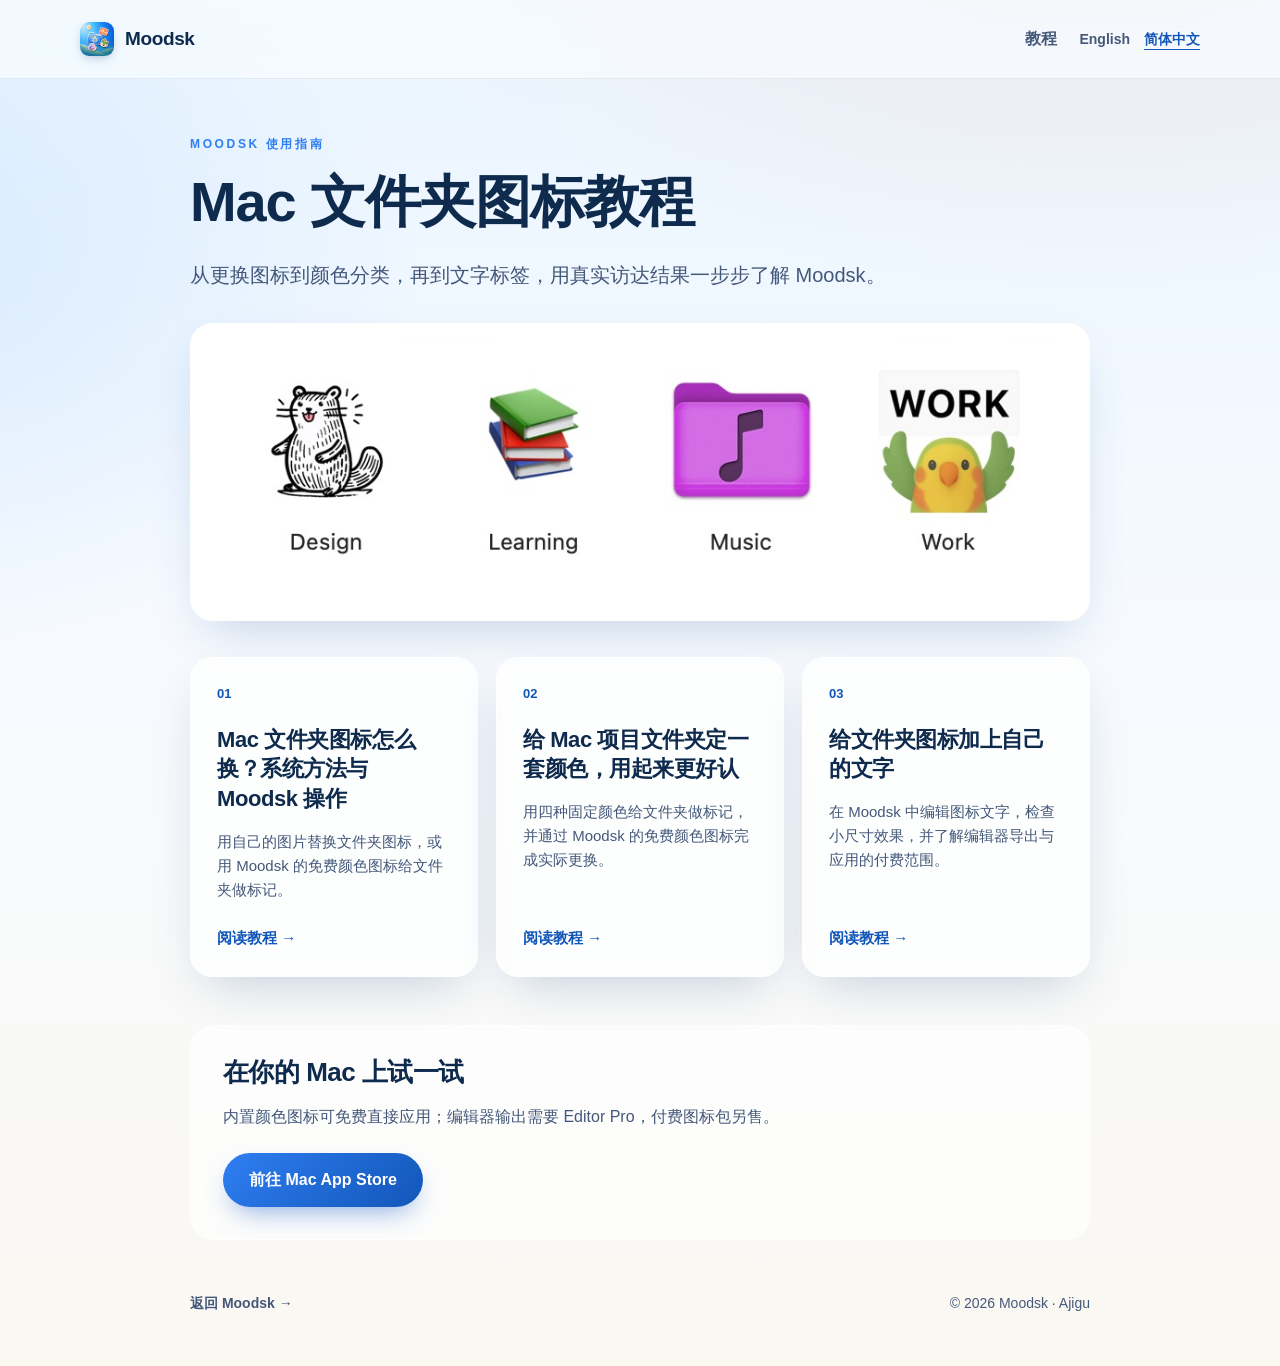
<file: zh-hans/tutorials/index.html>
<!DOCTYPE html>
<html lang="zh-Hans">
<head>
<meta charset="utf-8"/><meta name="viewport" content="width=device-width,initial-scale=1"/>
<title>Mac 文件夹图标教程 | Moodsk</title><meta name="description" content="从更换图标到颜色分类，再到文字标签，用真实访达结果一步步了解 Moodsk。"/>
<link rel="canonical" href="https://moodsk.ajigu.com/zh-hans/tutorials/"/>
<link rel="alternate" hreflang="en-GB" href="https://moodsk.ajigu.com/tutorials/"/>
<link rel="alternate" hreflang="zh-Hans" href="https://moodsk.ajigu.com/zh-hans/tutorials/"/>
<link rel="alternate" hreflang="x-default" href="https://moodsk.ajigu.com/tutorials/"/>
<meta property="og:title" content="Mac 文件夹图标教程"/><meta property="og:description" content="从更换图标到颜色分类，再到文字标签，用真实访达结果一步步了解 Moodsk。"/>
<meta property="og:type" content="website"/><meta property="og:url" content="https://moodsk.ajigu.com/zh-hans/tutorials/"/><meta property="og:locale" content="zh_Hans"/>
<meta property="og:image" content="https://moodsk.ajigu.com/assets/og-image.jpg"/><meta name="twitter:card" content="summary_large_image"/>
<link rel="icon" href="/assets/favicon.png"/><link rel="stylesheet" href="/styles.css?v=2"/><link rel="stylesheet" href="/tutorials.css?v=1"/>
<script type="application/ld+json">{"@context":"https://schema.org","@type":"CollectionPage","name":"Mac 文件夹图标教程","inLanguage":"zh-Hans","url":"https://moodsk.ajigu.com/zh-hans/tutorials/","hasPart":[{"@type":"Article","headline":"Mac 文件夹图标怎么换？系统方法与 Moodsk 操作","url":"https://moodsk.ajigu.com/zh-hans/tutorials/change-folder-icons-on-mac/"},{"@type":"Article","headline":"给 Mac 项目文件夹定一套颜色，用起来更好认","url":"https://moodsk.ajigu.com/zh-hans/tutorials/folder-color-system-on-mac/"},{"@type":"Article","headline":"给文件夹图标加上自己的文字","url":"https://moodsk.ajigu.com/zh-hans/tutorials/folder-icons-with-text/"}]}</script>
</head>
<body class="tutorial-page">
<header class="legal-nav"><div class="legal-nav-inner"><a class="brand" href="/zh-hans/"><img class="brand-icon" src="/assets/appicon.jpg" alt="" width="34" height="34"/><span class="brand-name">Moodsk</span></a><nav class="tutorial-nav" aria-label="教程"><a href="/zh-hans/tutorials/">教程</a><div class="tutorial-languages"><a href="/tutorials/" lang="en-GB" hreflang="en-GB">English</a><a href="/zh-hans/tutorials/" lang="zh-Hans" hreflang="zh-Hans" aria-current="page">简体中文</a></div></nav></div></header>
<main class="tutorial-main"><header class="tutorial-heading"><p class="eyebrow">MOODSK 使用指南</p><h1>Mac 文件夹图标教程</h1><p class="tutorial-lede">从更换图标到颜色分类，再到文字标签，用真实访达结果一步步了解 Moodsk。</p></header><figure class="guide-hero"><img src="/assets/tutorials/finder-after-detail.svg" alt="实际应用了插画、表情、音符和文字图标的四个访达文件夹" width="940" height="290"/></figure><div class="guide-cards"><a class="guide-card" href="/zh-hans/tutorials/change-folder-icons-on-mac/"><span class="guide-number">01</span><h3>Mac 文件夹图标怎么换？系统方法与 Moodsk 操作</h3><p>用自己的图片替换文件夹图标，或用 Moodsk 的免费颜色图标给文件夹做标记。</p><span class="guide-read">阅读教程 →</span></a><a class="guide-card" href="/zh-hans/tutorials/folder-color-system-on-mac/"><span class="guide-number">02</span><h3>给 Mac 项目文件夹定一套颜色，用起来更好认</h3><p>用四种固定颜色给文件夹做标记，并通过 Moodsk 的免费颜色图标完成实际更换。</p><span class="guide-read">阅读教程 →</span></a><a class="guide-card" href="/zh-hans/tutorials/folder-icons-with-text/"><span class="guide-number">03</span><h3>给文件夹图标加上自己的文字</h3><p>在 Moodsk 中编辑图标文字，检查小尺寸效果，并了解编辑器导出与应用的付费范围。</p><span class="guide-read">阅读教程 →</span></a></div>
<aside class="tutorial-cta"><h2>在你的 Mac 上试一试</h2><p>内置颜色图标可免费直接应用；编辑器输出需要 Editor Pro，付费图标包另售。</p><a class="btn btn-primary" href="https://apps.apple.com/cn/app/id6752535811?mt=12">前往 Mac App Store</a></aside>
<footer class="tutorial-footer"><a href="/zh-hans/">返回 Moodsk →</a><span>© 2026 Moodsk · Ajigu</span></footer>
</main></body></html>
</file>
<file: styles.css>
/* ==========================================================================
   Moodsk marketing site — paper-cut sticker aesthetic inspired by the app icon
   ========================================================================== */

:root {
  --sky-1: #bfe0ff;
  --sky-2: #eaf5ff;
  --paper: #fbf8f2;
  --ink: #0e2a4d;
  --ink-soft: #44587a;
  --blue: #2f7ef2;
  --blue-deep: #1256b8;
  --orange: #f0793c;
  --green: #7fb56a;
  --purple: #a98bd4;
  --cream: #fff7ea;
  --card-border: rgba(255, 255, 255, 0.85);
  --shadow-soft: 0 20px 50px -18px rgba(18, 66, 133, 0.25);
  --shadow-frame: 0 40px 90px -30px rgba(10, 45, 100, 0.45);
  --radius-lg: 28px;
  --radius-md: 20px;
}

* { box-sizing: border-box; margin: 0; padding: 0; }

html { scroll-behavior: smooth; }

body {
  font-family: -apple-system, BlinkMacSystemFont, "SF Pro Display", "SF Pro Text",
    "PingFang SC", "Hiragino Sans GB", "Microsoft YaHei", "Helvetica Neue", sans-serif;
  color: var(--ink);
  background:
    radial-gradient(1200px 600px at 85% -5%, rgba(240, 121, 60, 0.10), transparent 60%),
    radial-gradient(1000px 700px at -10% 20%, rgba(74, 157, 246, 0.14), transparent 55%),
    linear-gradient(180deg, var(--sky-2) 0%, #f6faff 45%, var(--paper) 100%);
  line-height: 1.6;
  -webkit-font-smoothing: antialiased;
  overflow-x: hidden;
}

img { display: block; max-width: 100%; }

.container { width: min(1120px, calc(100% - 48px)); margin-inline: auto; }

/* ---------- Type ---------- */

.eyebrow {
  font-size: 12px;
  font-weight: 700;
  letter-spacing: 0.22em;
  color: var(--blue);
  margin-bottom: 14px;
}

.eyebrow-light { color: #8fc2ff; }

h1, h2, h3 { line-height: 1.15; letter-spacing: -0.02em; }

.section-head {
  text-align: center;
  max-width: 640px;
  margin: 0 auto 56px;
}

.section-head h1, .section-head h2 {
  font-size: clamp(30px, 4.4vw, 46px);
  font-weight: 800;
}

.lede {
  margin-top: 16px;
  font-size: 17px;
  color: var(--ink-soft);
}

.lede-light { color: #b7c8e2; }

.br-m { display: none; }
@media (min-width: 720px) { .br-m { display: inline; } }

/* ---------- Buttons ---------- */

.btn {
  display: inline-flex;
  align-items: center;
  gap: 9px;
  border-radius: 999px;
  padding: 14px 26px;
  font-size: 16px;
  font-weight: 600;
  text-decoration: none;
  transition: transform 0.25s cubic-bezier(0.2, 0.7, 0.3, 1.2), box-shadow 0.25s ease, background 0.25s ease;
}

.btn-primary {
  color: #fff;
  background: linear-gradient(135deg, var(--blue) 0%, var(--blue-deep) 100%);
  box-shadow: 0 12px 28px -10px rgba(24, 90, 200, 0.55);
}

.btn-primary:hover { transform: translateY(-2px); box-shadow: 0 18px 34px -12px rgba(24, 90, 200, 0.6); }

.btn-ghost {
  color: var(--ink);
  background: rgba(255, 255, 255, 0.75);
  border: 1px solid rgba(14, 42, 77, 0.12);
  backdrop-filter: blur(8px);
}

.btn-ghost:hover { transform: translateY(-2px); background: #fff; }

.btn-sm { padding: 9px 18px; font-size: 14px; }
.btn-lg { padding: 17px 34px; font-size: 18px; }

.apple-logo { width: 15px; height: 18px; fill: currentColor; flex: none; }

/* ---------- Navigation ---------- */

.nav {
  position: sticky;
  top: 0;
  z-index: 50;
  padding: 14px 0;
  transition: background 0.3s ease, box-shadow 0.3s ease;
}

.nav.scrolled {
  background: rgba(250, 252, 255, 0.78);
  backdrop-filter: blur(18px) saturate(1.4);
  box-shadow: 0 1px 0 rgba(14, 42, 77, 0.07), 0 10px 30px -18px rgba(14, 42, 77, 0.25);
}

.nav-inner {
  width: min(1120px, calc(100% - 48px));
  margin-inline: auto;
  display: flex;
  flex-wrap: wrap;
  align-items: center;
  gap: 12px 28px;
}

.brand { display: flex; align-items: center; gap: 11px; text-decoration: none; color: var(--ink); }

.brand-icon {
  width: 34px; height: 34px;
  border-radius: 9px;
  box-shadow: 0 4px 12px -4px rgba(18, 66, 133, 0.4);
}

.brand-name { font-size: 19px; font-weight: 800; letter-spacing: -0.02em; }

.by-ajigu {
  display: inline-flex;
  align-items: center;
  gap: 6px;
  text-decoration: none;
  font-size: 0.8rem;
  font-weight: 600;
  color: var(--ink-soft);
  white-space: nowrap;
}

.by-ajigu img { width: 20px; height: 20px; border-radius: 50%; }
.by-ajigu:hover { color: var(--ink); }

.nav-links { display: flex; gap: 24px; margin-left: auto; }

.nav-links a {
  color: var(--ink-soft);
  text-decoration: none;
  font-size: 15px;
  font-weight: 500;
  transition: color 0.2s ease;
}

.nav-links a:hover { color: var(--ink); }

@media (max-width: 860px) { .nav-links { display: none; } .nav-inner .btn { margin-left: auto; } }
@media (max-width: 640px) {
  .nav-inner { gap: 10px 14px; }
  .nav-inner .btn { display: none; }
  .nav-inner .language-switcher { margin-left: auto; }
}

/* ---------- Hero ---------- */

.hero { position: relative; padding: 88px 0 40px; }

.hero-bg { position: absolute; inset: 0; overflow: hidden; pointer-events: none; }

.glow { position: absolute; border-radius: 50%; filter: blur(90px); opacity: 0.55; }
.glow-blue   { width: 560px; height: 560px; background: rgba(96, 168, 255, 0.5);  top: -160px; left: -120px; }
.glow-orange { width: 420px; height: 420px; background: rgba(255, 176, 110, 0.42); top: 40px;  right: -140px; }
.glow-green  { width: 380px; height: 380px; background: rgba(160, 210, 130, 0.35); top: 480px; left: 30%; }

.hero-inner { position: relative; text-align: center; }

.hero-title {
  font-size: clamp(44px, 7.6vw, 84px);
  font-weight: 800;
  letter-spacing: -0.03em;
}

.grad {
  background: linear-gradient(100deg, var(--blue) 5%, #6fb1ff 40%, var(--orange) 95%);
  -webkit-background-clip: text;
  background-clip: text;
  color: transparent;
}

.hero-sub {
  max-width: 620px;
  margin: 22px auto 0;
  font-size: 18px;
  color: var(--ink-soft);
}

.hero-actions {
  margin-top: 34px;
  display: flex;
  justify-content: center;
  gap: 14px;
  flex-wrap: wrap;
}

.hero-meta { margin-top: 18px; font-size: 13px; color: #7a8ba6; }

/* Hero screenshot inside a macOS-style window frame */

.hero-shot { position: relative; margin-top: 64px; }

.window-frame {
  border-radius: var(--radius-md);
  overflow: hidden;
  background: #101d31;
  box-shadow: var(--shadow-frame), 0 0 0 1px rgba(255, 255, 255, 0.55);
}

.window-frame img { width: 100%; height: auto; }

.window-bar {
  display: flex;
  align-items: center;
  gap: 7px;
  padding: 11px 14px;
  background: rgba(28, 40, 61, 0.92);
}

.dot { width: 11px; height: 11px; border-radius: 50%; flex: none; }
.dot-r { background: #ff5f57; }
.dot-y { background: #febc2e; }
.dot-g { background: #28c840; }

.window-title {
  margin-left: 8px;
  font-size: 12px;
  color: rgba(255, 255, 255, 0.62);
  letter-spacing: 0.02em;
}

/* Floating sticker chips around the hero shot */

.sticker {
  position: absolute;
  z-index: 2;
  border-radius: 22px;
  border: 5px solid var(--cream);
  box-shadow: 0 18px 36px -14px rgba(10, 45, 100, 0.45);
  animation: float 6s ease-in-out infinite alternate;
}

.sticker-a { width: 96px; top: -34px; left: -30px;  transform: rotate(-8deg); }
.sticker-b { width: 82px; top: 30%;  right: -34px;  transform: rotate(7deg);  animation-delay: 1.6s; }
.sticker-c { width: 78px; bottom: -26px; left: 12%; transform: rotate(-5deg); animation-delay: 3.1s; }

@keyframes float {
  from { margin-top: 0; }
  to   { margin-top: -14px; }
}

@media (max-width: 720px) {
  .sticker { display: none; }
  .hero { padding-top: 64px; }
}

/* ---------- Chips strip ---------- */

.chips-strip { padding: 26px 0 8px; }

.chips-row {
  display: flex;
  flex-wrap: wrap;
  justify-content: center;
  gap: 12px;
}

.chip {
  display: inline-flex;
  align-items: center;
  gap: 9px;
  padding: 9px 18px;
  border-radius: 999px;
  background: rgba(255, 255, 255, 0.8);
  border: 1px solid rgba(14, 42, 77, 0.08);
  font-size: 14px;
  font-weight: 600;
  color: var(--ink-soft);
  box-shadow: 0 6px 16px -10px rgba(14, 42, 77, 0.25);
}

.chip-dot { width: 9px; height: 9px; border-radius: 50%; background: var(--c, var(--blue)); }

/* ---------- Sections ---------- */

.section { padding: 104px 0; }

.section-dark {
  background:
    radial-gradient(900px 500px at 80% 0%, rgba(47, 126, 242, 0.22), transparent 60%),
    linear-gradient(180deg, #0b1526 0%, #0e1d36 100%);
  color: #f2f6fd;
}

.section-dark h2 { color: #fff; }

.section-tint {
  background: linear-gradient(180deg, rgba(191, 224, 255, 0.35), rgba(191, 224, 255, 0.08));
  border-radius: 48px;
}

/* ---------- Bento features ---------- */

.bento {
  display: grid;
  grid-template-columns: repeat(12, 1fr);
  gap: 20px;
}

.card {
  grid-column: span 4;
  background: rgba(255, 255, 255, 0.86);
  border: 1px solid var(--card-border);
  border-radius: var(--radius-lg);
  padding: 30px 28px;
  box-shadow: var(--shadow-soft);
  backdrop-filter: blur(6px);
  transition: transform 0.3s ease, box-shadow 0.3s ease;
}

.card:hover { transform: translateY(-5px); box-shadow: 0 30px 60px -22px rgba(18, 66, 133, 0.35); }

.card-wide {
  grid-column: span 8;
  grid-row: span 2;
  display: flex;
  flex-direction: column;
  gap: 24px;
}

.card h3 { font-size: 20px; font-weight: 700; margin-bottom: 8px; }

.card p { font-size: 15px; color: var(--ink-soft); }

.card-icon {
  width: 52px; height: 52px;
  display: grid; place-items: center;
  font-size: 26px;
  border-radius: 16px;
  background: linear-gradient(160deg, #eaf3ff, #dceafe);
  margin-bottom: 18px;
  box-shadow: inset 0 0 0 1px rgba(255, 255, 255, 0.9);
}

.card-copy { padding-top: 6px; }

.card-copy h3 { font-size: 24px; }

.card-copy p { max-width: 46ch; }

.card-shot { margin-top: auto; }

.style-pills { display: flex; flex-wrap: wrap; gap: 8px; margin-top: 16px; }

.pill {
  font-size: 12.5px;
  font-weight: 600;
  color: var(--blue-deep);
  background: rgba(47, 126, 242, 0.1);
  border: 1px solid rgba(47, 126, 242, 0.18);
  padding: 5px 13px;
  border-radius: 999px;
}

@media (max-width: 980px) {
  .card, .card-wide { grid-column: span 12; }
  .card-wide { grid-row: auto; }
}

/* ---------- Editor dark section ---------- */

.editor-grid {
  display: grid;
  grid-template-columns: 1.5fr 1fr;
  gap: 48px;
  align-items: center;
}

.editor-points { list-style: none; display: grid; gap: 26px; }

.editor-points li {
  display: grid;
  gap: 4px;
  padding-left: 18px;
  border-left: 3px solid rgba(143, 194, 255, 0.55);
}

.editor-points strong { font-size: 17px; color: #fff; }

.editor-points span { font-size: 14.5px; color: #a9bcd9; }

@media (max-width: 980px) {
  .editor-grid { grid-template-columns: 1fr; }
}

/* ---------- Workflow steps ---------- */

.steps {
  list-style: none;
  display: grid;
  grid-template-columns: repeat(3, 1fr);
  gap: 20px;
  counter-reset: step;
}

.step {
  position: relative;
  background: rgba(255, 255, 255, 0.86);
  border: 1px solid var(--card-border);
  border-radius: var(--radius-lg);
  padding: 34px 28px 30px;
  box-shadow: var(--shadow-soft);
  overflow: hidden;
}

.step-num {
  display: block;
  font-size: 52px;
  font-weight: 800;
  letter-spacing: -0.04em;
  background: linear-gradient(160deg, rgba(47, 126, 242, 0.9), rgba(240, 121, 60, 0.75));
  -webkit-background-clip: text;
  background-clip: text;
  color: transparent;
  margin-bottom: 10px;
}

.step h3 { font-size: 19px; margin-bottom: 8px; }

.step p { font-size: 14.5px; color: var(--ink-soft); }

@media (max-width: 860px) { .steps { grid-template-columns: 1fr; } }

/* ---------- Split (quick replace) ---------- */

.split {
  display: grid;
  grid-template-columns: 1fr 1.15fr;
  gap: 56px;
  align-items: center;
}

.split-copy h2 { font-size: clamp(28px, 3.8vw, 40px); font-weight: 800; }

.tick-list { list-style: none; margin-top: 22px; display: grid; gap: 12px; }

.tick-list li {
  position: relative;
  padding-left: 30px;
  font-size: 15px;
  color: var(--ink-soft);
}

.tick-list li::before {
  content: "✓";
  position: absolute;
  left: 0; top: 1px;
  width: 20px; height: 20px;
  display: grid; place-items: center;
  font-size: 12px;
  font-weight: 700;
  color: #fff;
  background: var(--green);
  border-radius: 50%;
}

.finder-note {
  margin-top: 28px;
  display: flex;
  gap: 14px;
  align-items: flex-start;
  background: rgba(255, 255, 255, 0.85);
  border: 1px solid var(--card-border);
  border-radius: 18px;
  padding: 16px 18px;
  box-shadow: 0 10px 26px -18px rgba(14, 42, 77, 0.35);
}

.finder-note p { font-size: 14px; color: var(--ink-soft); }

.finder-badge {
  flex: none;
  font-size: 12px;
  font-weight: 700;
  color: var(--blue-deep);
  background: rgba(47, 126, 242, 0.12);
  border: 1px solid rgba(47, 126, 242, 0.2);
  border-radius: 999px;
  padding: 4px 12px;
  margin-top: 2px;
}

.split-shot { margin: 0; }

@media (max-width: 980px) { .split { grid-template-columns: 1fr; gap: 36px; } }

/* ---------- Packs ---------- */

.packs {
  display: grid;
  grid-template-columns: repeat(4, 1fr);
  gap: 20px;
}

.pack {
  background: rgba(255, 255, 255, 0.9);
  border: 1px solid var(--card-border);
  border-radius: var(--radius-lg);
  padding: 12px 12px 16px;
  box-shadow: var(--shadow-soft);
  transition: transform 0.3s ease, box-shadow 0.3s ease;
}

.pack:hover { transform: translateY(-6px) rotate(-0.5deg); box-shadow: 0 32px 64px -24px rgba(18, 66, 133, 0.4); }

.pack-art {
  border-radius: 18px;
  overflow: hidden;
  aspect-ratio: 43 / 30;
}

.pack-art img { width: 100%; height: 100%; object-fit: cover; transition: transform 0.5s ease; }

.pack:hover .pack-art img { transform: scale(1.05); }

.pack-meta { display: flex; align-items: baseline; justify-content: space-between; gap: 8px; padding: 14px 6px 0; }

.pack-meta h3 { font-size: 16px; font-weight: 700; }

.pack-meta span { font-size: 12px; color: #8496b3; white-space: nowrap; }

@media (max-width: 980px) { .packs { grid-template-columns: repeat(2, 1fr); } }
@media (max-width: 560px) { .packs { grid-template-columns: 1fr; } }

/* ---------- Privacy strip ---------- */

.privacy { padding: 30px 0 90px; }

.privacy-row {
  display: grid;
  grid-template-columns: repeat(3, 1fr);
  gap: 20px;
}

.privacy-item {
  display: grid;
  grid-template-columns: auto 1fr;
  grid-template-rows: auto auto;
  column-gap: 14px;
  align-items: center;
  background: rgba(255, 255, 255, 0.8);
  border: 1px solid var(--card-border);
  border-radius: 22px;
  padding: 20px 22px;
  box-shadow: 0 12px 30px -20px rgba(14, 42, 77, 0.3);
}

.privacy-item span { grid-row: span 2; font-size: 26px; }

.privacy-item strong { font-size: 15.5px; }

.privacy-item small { font-size: 13px; color: var(--ink-soft); }

@media (max-width: 860px) { .privacy-row { grid-template-columns: 1fr; } }

/* ---------- Download CTA ---------- */

.download { padding: 20px 0 110px; }

.download-card {
  text-align: center;
  background:
    radial-gradient(700px 340px at 50% -60%, rgba(255, 255, 255, 0.5), transparent 70%),
    linear-gradient(160deg, #1668c7 0%, #2f7ef2 55%, #5ba0f8 100%);
  color: #fff;
  border-radius: 40px;
  padding: 72px 32px 64px;
  box-shadow: 0 50px 100px -40px rgba(18, 86, 200, 0.65);
}

.download-icon {
  width: 96px; height: 96px;
  border-radius: 24px;
  margin: 0 auto 26px;
  box-shadow: 0 22px 44px -16px rgba(4, 32, 74, 0.6), 0 0 0 6px rgba(255, 255, 255, 0.22);
}

.download-card h2 { font-size: clamp(28px, 4.2vw, 42px); font-weight: 800; }

.download-card p { margin: 12px 0 30px; font-size: 17px; color: rgba(255, 255, 255, 0.85); }

.download-card .btn-primary {
  background: #fff;
  color: var(--ink);
  box-shadow: 0 16px 34px -14px rgba(4, 32, 74, 0.55);
}

.download-note { display: block; margin-top: 18px; font-size: 13px; color: rgba(255, 255, 255, 0.7); }

/* ---------- Footer ---------- */

.footer { border-top: 1px solid rgba(14, 42, 77, 0.08); padding: 34px 0 44px; background: rgba(255,255,255,0.5); }

.footer-inner {
  display: flex;
  align-items: center;
  gap: 24px;
  flex-wrap: wrap;
}

.footer-brand { display: flex; align-items: center; gap: 10px; font-weight: 800; }

.footer-brand img { width: 26px; height: 26px; border-radius: 7px; }

.footer-links { display: flex; flex-wrap: wrap; gap: 12px 20px; margin-left: auto; }

.footer-links a { color: var(--ink-soft); text-decoration: none; font-size: 14px; }

.footer-links a:hover { color: var(--ink); }

.footer-copy { width: 100%; font-size: 12.5px; color: #93a3bd; }

/* ---------- Support and privacy pages ---------- */

.legal-page { min-height: 100vh; }

.legal-nav {
  padding: 22px 0;
  border-bottom: 1px solid rgba(14, 42, 77, 0.08);
  background: rgba(250, 252, 255, 0.7);
  backdrop-filter: blur(18px) saturate(1.4);
}

.legal-nav-inner {
  width: min(820px, calc(100% - 48px));
  margin-inline: auto;
  display: flex;
  align-items: center;
  justify-content: space-between;
  gap: 24px;
}

.legal-back {
  color: var(--ink-soft);
  font-size: 14px;
  font-weight: 600;
  text-decoration: none;
}

.legal-back:hover { color: var(--ink); }

.legal-main {
  width: min(820px, calc(100% - 48px));
  margin-inline: auto;
  padding: 72px 0 96px;
}

.legal-heading { margin-bottom: 38px; }

.legal-heading h1 {
  font-size: clamp(38px, 7vw, 62px);
  font-weight: 800;
  margin-bottom: 14px;
}

.legal-heading p { color: var(--ink-soft); font-size: 17px; }

.language-list { display: grid; gap: 14px; }

.language-card {
  overflow: hidden;
  background: rgba(255, 255, 255, 0.84);
  border: 1px solid var(--card-border);
  border-radius: 24px;
  box-shadow: var(--shadow-soft);
}

.language-card summary {
  display: flex;
  align-items: center;
  justify-content: space-between;
  gap: 20px;
  padding: 20px 24px;
  cursor: pointer;
  font-weight: 750;
  list-style: none;
}

.language-card summary::-webkit-details-marker { display: none; }

.language-card summary::after {
  content: "+";
  color: var(--blue);
  font-size: 24px;
  font-weight: 500;
}

.language-card[open] summary::after { content: "−"; }

.legal-content {
  padding: 2px 24px 28px;
  border-top: 1px solid rgba(14, 42, 77, 0.07);
}

.legal-content h2 { font-size: 22px; margin: 28px 0 10px; }
.legal-content h3 { font-size: 17px; margin: 24px 0 8px; }
.legal-content p, .legal-content li { color: var(--ink-soft); font-size: 15px; }
.legal-content ul { padding-left: 22px; display: grid; gap: 7px; }
.legal-content a { color: var(--blue-deep); }
.legal-content .legal-date { margin-top: 20px; color: #7d8faa; font-size: 13px; }

.support-contact {
  margin-top: 34px;
  padding: 28px;
  text-align: center;
  border-radius: 24px;
  color: #fff;
  background: linear-gradient(135deg, var(--blue) 0%, var(--blue-deep) 100%);
  box-shadow: 0 24px 48px -24px rgba(24, 90, 200, 0.7);
}

.support-contact h2 { font-size: 24px; margin-bottom: 8px; }
.support-contact p { color: rgba(255, 255, 255, 0.8); margin-bottom: 20px; }
.support-contact .btn-primary {
  color: var(--ink);
  background: #fff;
  box-shadow: 0 14px 30px -16px rgba(4, 32, 74, 0.7);
}

@media (max-width: 560px) {
  .legal-nav-inner, .legal-main { width: min(100% - 32px, 820px); }
  .legal-main { padding: 52px 0 72px; }
  .language-card summary { padding: 18px 20px; }
  .legal-content { padding: 2px 20px 24px; }
}

/* ---------- Language switcher ---------- */

.language-switcher { position: relative; font-size: 14px; }

.language-switcher summary {
  cursor: pointer;
  list-style: none;
  color: var(--ink-soft);
  white-space: nowrap;
  display: inline-flex;
  align-items: center;
  gap: 7px;
  min-height: 38px;
  padding: 8px 14px;
  border: 1px solid rgba(14, 42, 77, 0.12);
  border-radius: 999px;
  background: rgba(255, 255, 255, 0.75);
  transition: color 0.2s ease, background 0.2s ease;
}

.language-switcher summary::-webkit-details-marker { display: none; }
.language-switcher summary::marker { content: ""; }
.language-switcher summary:hover { color: var(--ink); background: #fff; }
.language-switcher[open] summary { color: var(--ink); background: #fff; }

.language-menu {
  position: absolute;
  right: 0;
  top: calc(100% + 8px);
  background: #fff;
  border: 1px solid rgba(14, 42, 77, 0.1);
  border-radius: 14px;
  padding: 6px;
  display: flex;
  flex-direction: column;
  min-width: 148px;
  box-shadow: 0 14px 34px -14px rgba(14, 42, 77, 0.35);
  z-index: 60;
}

.language-menu a {
  padding: 8px 13px;
  border-radius: 9px;
  text-decoration: none;
  color: var(--ink-soft);
  white-space: nowrap;
}

.language-menu a:hover { background: rgba(47, 126, 242, 0.08); color: var(--ink); }
.language-menu a[aria-current="page"] { color: var(--blue-deep); font-weight: 700; }

@media (max-width: 860px) {
  .language-menu {
    position: fixed;
    top: 70px;
    left: 14px;
    right: 14px;
    min-width: 0;
  }
}

/* ---------- FAQ ---------- */

.faq-section { padding-top: 20px; }

.faq-list { max-width: 720px; margin-inline: auto; display: grid; gap: 14px; }

.faq-list details {
  background: rgba(255, 255, 255, 0.86);
  border: 1px solid var(--card-border);
  border-radius: 20px;
  padding: 20px 26px;
  box-shadow: 0 12px 30px -20px rgba(14, 42, 77, 0.3);
}

.faq-list summary {
  cursor: pointer;
  list-style: none;
  font-weight: 700;
  font-size: 16.5px;
  position: relative;
  padding-right: 30px;
}

.faq-list summary::-webkit-details-marker { display: none; }
.faq-list summary h3 { margin: 0; font: inherit; }
.faq-list summary::marker { content: ""; }

.faq-list summary::after {
  content: "+";
  position: absolute;
  right: 2px;
  top: 50%;
  transform: translateY(-50%);
  font-size: 22px;
  font-weight: 600;
  color: var(--blue);
  transition: transform 0.25s ease;
}

.faq-list details[open] summary::after { transform: translateY(-50%) rotate(45deg); }

.faq-list details p { margin-top: 10px; font-size: 15px; color: var(--ink-soft); }

.source-note { max-width: 720px; margin: 24px auto 0; text-align: center; color: var(--ink-soft); font-size: 14px; }
.source-note a, .about-links a { color: var(--blue-deep); }
.about-links { display: flex; flex-wrap: wrap; justify-content: center; gap: 12px 24px; }
#about { scroll-margin-top: 160px; }
.product-overview .section-head { margin-bottom: 24px; }
.answer-summary { max-width: 760px; margin-inline: auto; color: var(--ink-soft); }
.answer-summary p + p { margin-top: 16px; }
.answer-summary strong { color: var(--ink); }
.source-quote { max-width: 720px; margin: 24px auto 0; padding: 20px 24px; border-left: 3px solid var(--blue); background: var(--sky-2); border-radius: 0 16px 16px 0; }
.source-quote footer { margin-top: 10px; font-size: 14px; color: var(--ink-soft); }
.source-quote a { color: var(--blue-deep); }
.about-page .legal-nav-inner { flex-wrap: wrap; gap: 20px; }
.about-page .language-switcher { margin-left: auto; }

/* ---------- Reveal on scroll ---------- */

.reveal {
  opacity: 0;
  transform: translateY(26px);
  transition: opacity 0.7s ease, transform 0.7s cubic-bezier(0.2, 0.65, 0.25, 1);
}

.reveal.visible { opacity: 1; transform: none; }

@media (prefers-reduced-motion: reduce) {
  html { scroll-behavior: auto; }
  .reveal { opacity: 1; transform: none; transition: none; }
  .sticker { animation: none; }
}
</file>
<file: tutorials.css>
.tutorial-main { width: min(900px, calc(100% - 48px)); margin: auto; padding: 56px 0 32px; }
.tutorial-page .legal-nav-inner { width: min(1120px, calc(100% - 48px)); }
.tutorial-nav, .tutorial-languages { display: flex; align-items: center; gap: 22px; }
.tutorial-nav a, .tutorial-back, .tutorial-footer a { color: var(--ink-soft); font-weight: 600; text-decoration: none; }
.tutorial-languages { gap: 14px; font-size: 14px; }
.tutorial-languages [aria-current] { color: var(--blue-deep); text-decoration: underline; text-underline-offset: 5px; }
.tutorial-back { display: inline-block; margin-bottom: 28px; }
.tutorial-heading { margin-bottom: 32px; }
.tutorial-heading h1 { font-size: clamp(34px, 5vw, 56px); line-height: 1.22; text-wrap: balance; }
.tutorial-lede { margin-top: 22px; font-size: 20px; color: var(--ink-soft); }
.tutorial-byline { margin-top: 18px; font-size: 14px; color: var(--ink-soft); }
.guide-hero, .tutorial-body figure { background: white; padding: 14px; border-radius: 22px; border: 1px solid #ffffff; box-shadow: var(--shadow-soft); }
.guide-hero { margin-bottom: 36px; }
.guide-hero img, .tutorial-body figure img { width: 100%; height: auto; }
.guide-cards { display: grid; grid-template-columns: repeat(3, minmax(0, 1fr)); gap: 18px; }
.guide-card { display: flex; flex-direction: column; padding: 26px; border-radius: 22px; background: #ffffffcc; border: 1px solid white; color: var(--ink); text-decoration: none; box-shadow: var(--shadow-soft); }
.guide-card:hover { background: white; }
.guide-number { font-size: 13px; color: var(--blue-deep); font-weight: 700; margin-bottom: 20px; }
.guide-card h3 { font-size: 22px; line-height: 1.35; }
.guide-card p { margin-top: 16px; margin-bottom: 24px; color: var(--ink-soft); font-size: 15px; }
.guide-read { margin-top: auto; color: var(--blue-deep); font-weight: 600; font-size: 15px; }
.tutorial-contents { background: #ffffffa6; border: 1px solid white; border-radius: 20px; padding: 24px 28px; margin-bottom: 36px; }
.tutorial-contents ul { padding-left: 20px; margin-top: 8px; }
.tutorial-contents a, .tutorial-body a { color: var(--blue-deep); text-underline-offset: 4px; overflow-wrap: anywhere; }
.tutorial-body { max-width: 800px; margin: auto; font-size: 18px; line-height: 1.9; }
.tutorial-body p, .tutorial-body ol, .tutorial-body figure, .table-scroll { margin: 26px 0; }
.tutorial-body h2 { margin: 48px 0 20px; font-size: 28px; line-height: 1.4; scroll-margin-top: 24px; }
.tutorial-body ol { padding-left: 28px; }
.tutorial-body li { padding-left: 8px; margin: 12px 0; }
.tutorial-body figcaption { margin: 12px 8px 4px; font-size: 13px; line-height: 1.7; color: var(--ink-soft); }
.tutorial-body code { font-size: .9em; background: #0e2a4d0b; border-radius: 5px; padding: 2px 5px; overflow-wrap: anywhere; }
.table-scroll { overflow-x: auto; border: 1px solid #0e2a4d18; border-radius: 14px; }
.tutorial-body table { width: 100%; border-collapse: collapse; background: #ffffffa6; font-size: 16px; }
.tutorial-body th, .tutorial-body td { text-align: left; padding: 12px 18px; border-bottom: 1px solid #0e2a4d12; }
.tutorial-body tr:last-child td { border-bottom: 0; }
.related-guides { margin-top: 56px; }
.related-guides h2 { margin-bottom: 24px; font-size: 26px; }
.related-guides .guide-cards { grid-template-columns: repeat(2, minmax(0, 1fr)); }
.tutorial-cta { margin: 48px 0 32px; padding: 32px; border-radius: 24px; background: #ffffffbb; border: 1px solid white; }
.tutorial-cta h2 { font-size: 26px; }
.tutorial-cta p { margin: 16px 0 24px; color: var(--ink-soft); }
.tutorial-cta .btn { white-space: normal; }
.tutorial-footer { display: flex; justify-content: space-between; flex-wrap: wrap; gap: 16px; font-size: 14px; color: var(--ink-soft); padding: 20px 0; }
.tutorial-nav a:focus-visible, .guide-card:focus-visible, .tutorial-body a:focus-visible { outline: 3px solid var(--blue); outline-offset: 5px; }
@media (max-width: 640px) {
  .tutorial-main, .tutorial-page .legal-nav-inner { width: calc(100% - 32px); }
  .tutorial-page .legal-nav-inner { flex-wrap: wrap; gap: 12px; }
  .tutorial-main { padding-top: 34px; }
  .tutorial-nav { gap: 14px; font-size: 14px; }
  .tutorial-languages { gap: 10px; font-size: 12px; }
  .tutorial-page .brand { gap: 7px; }
  .tutorial-page .brand-name { font-size: 17px; }
  .tutorial-page .brand-icon { width: 28px; height: 28px; }
  .guide-cards, .related-guides .guide-cards { grid-template-columns: 1fr; }
  .tutorial-body { font-size: 17px; }
  .tutorial-contents, .tutorial-cta { padding: 22px; }
  .tutorial-body th, .tutorial-body td { padding: 10px 12px; }
}
</file>
